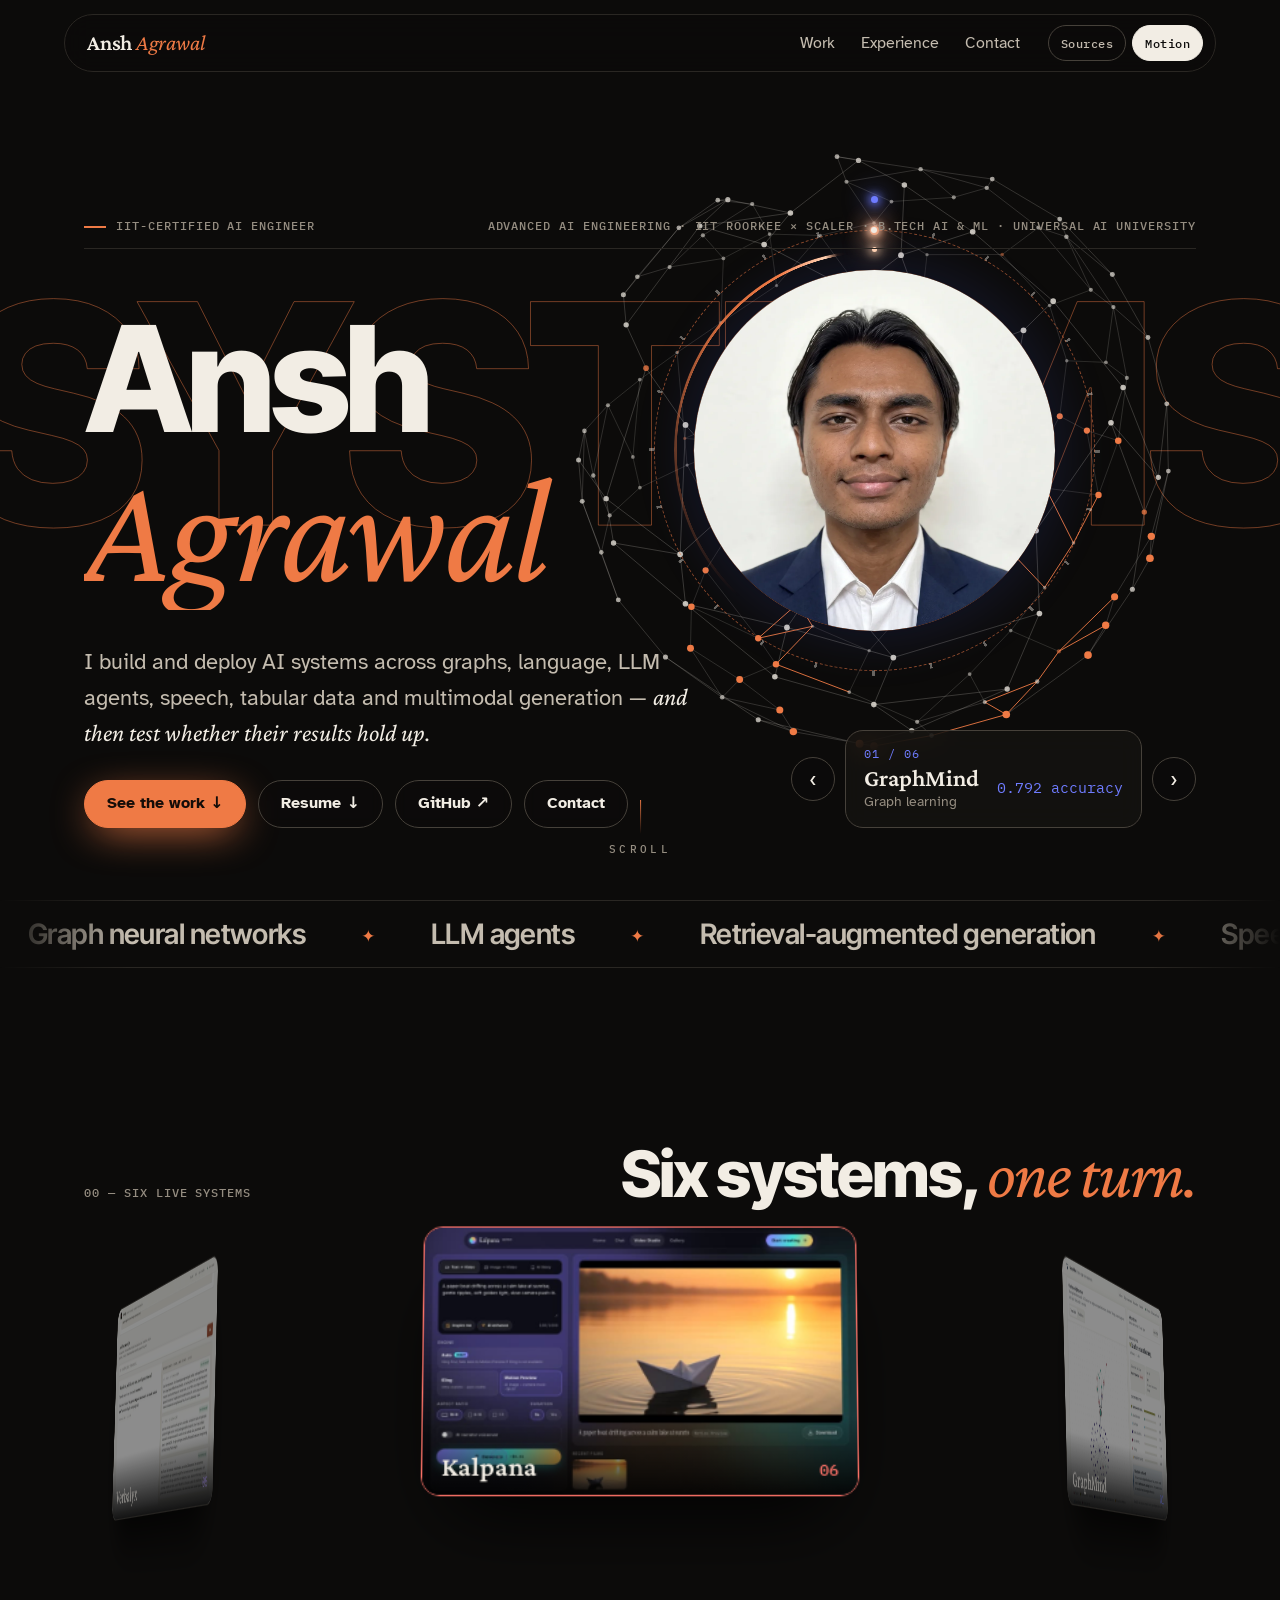
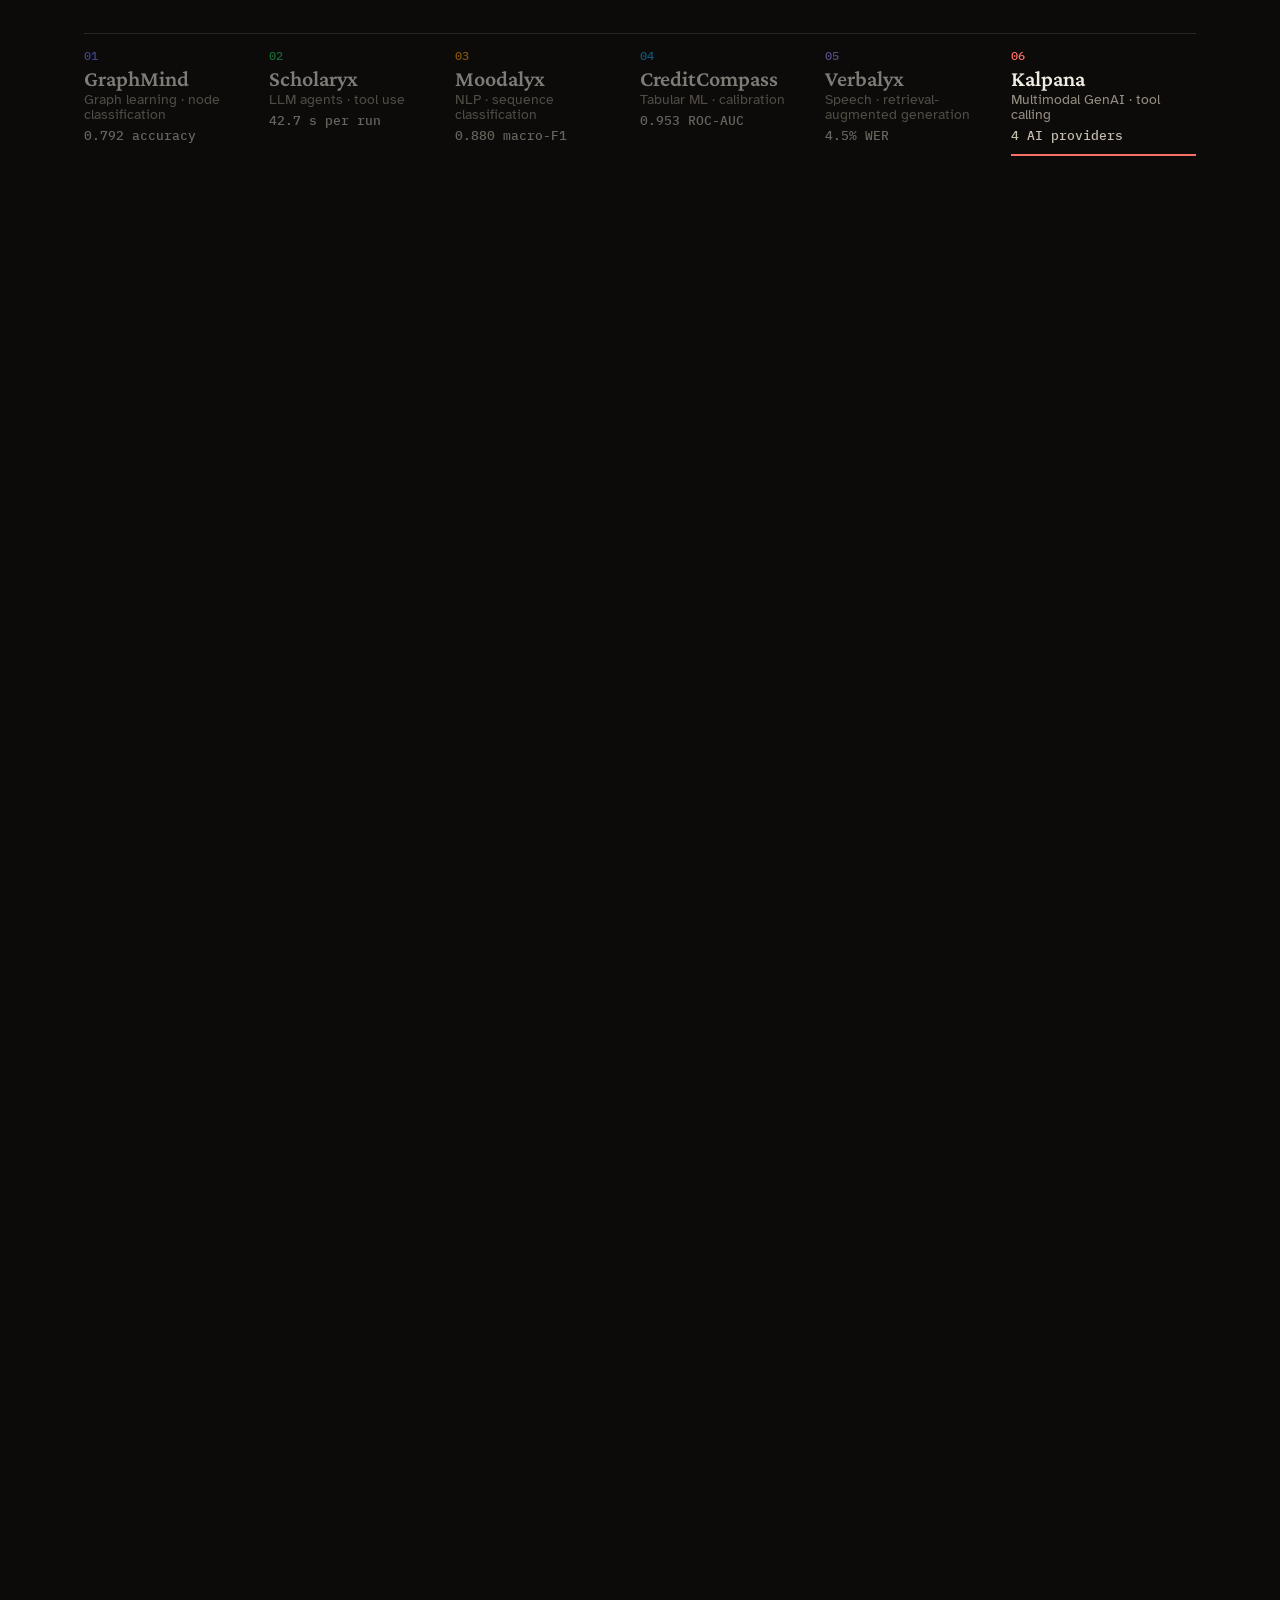
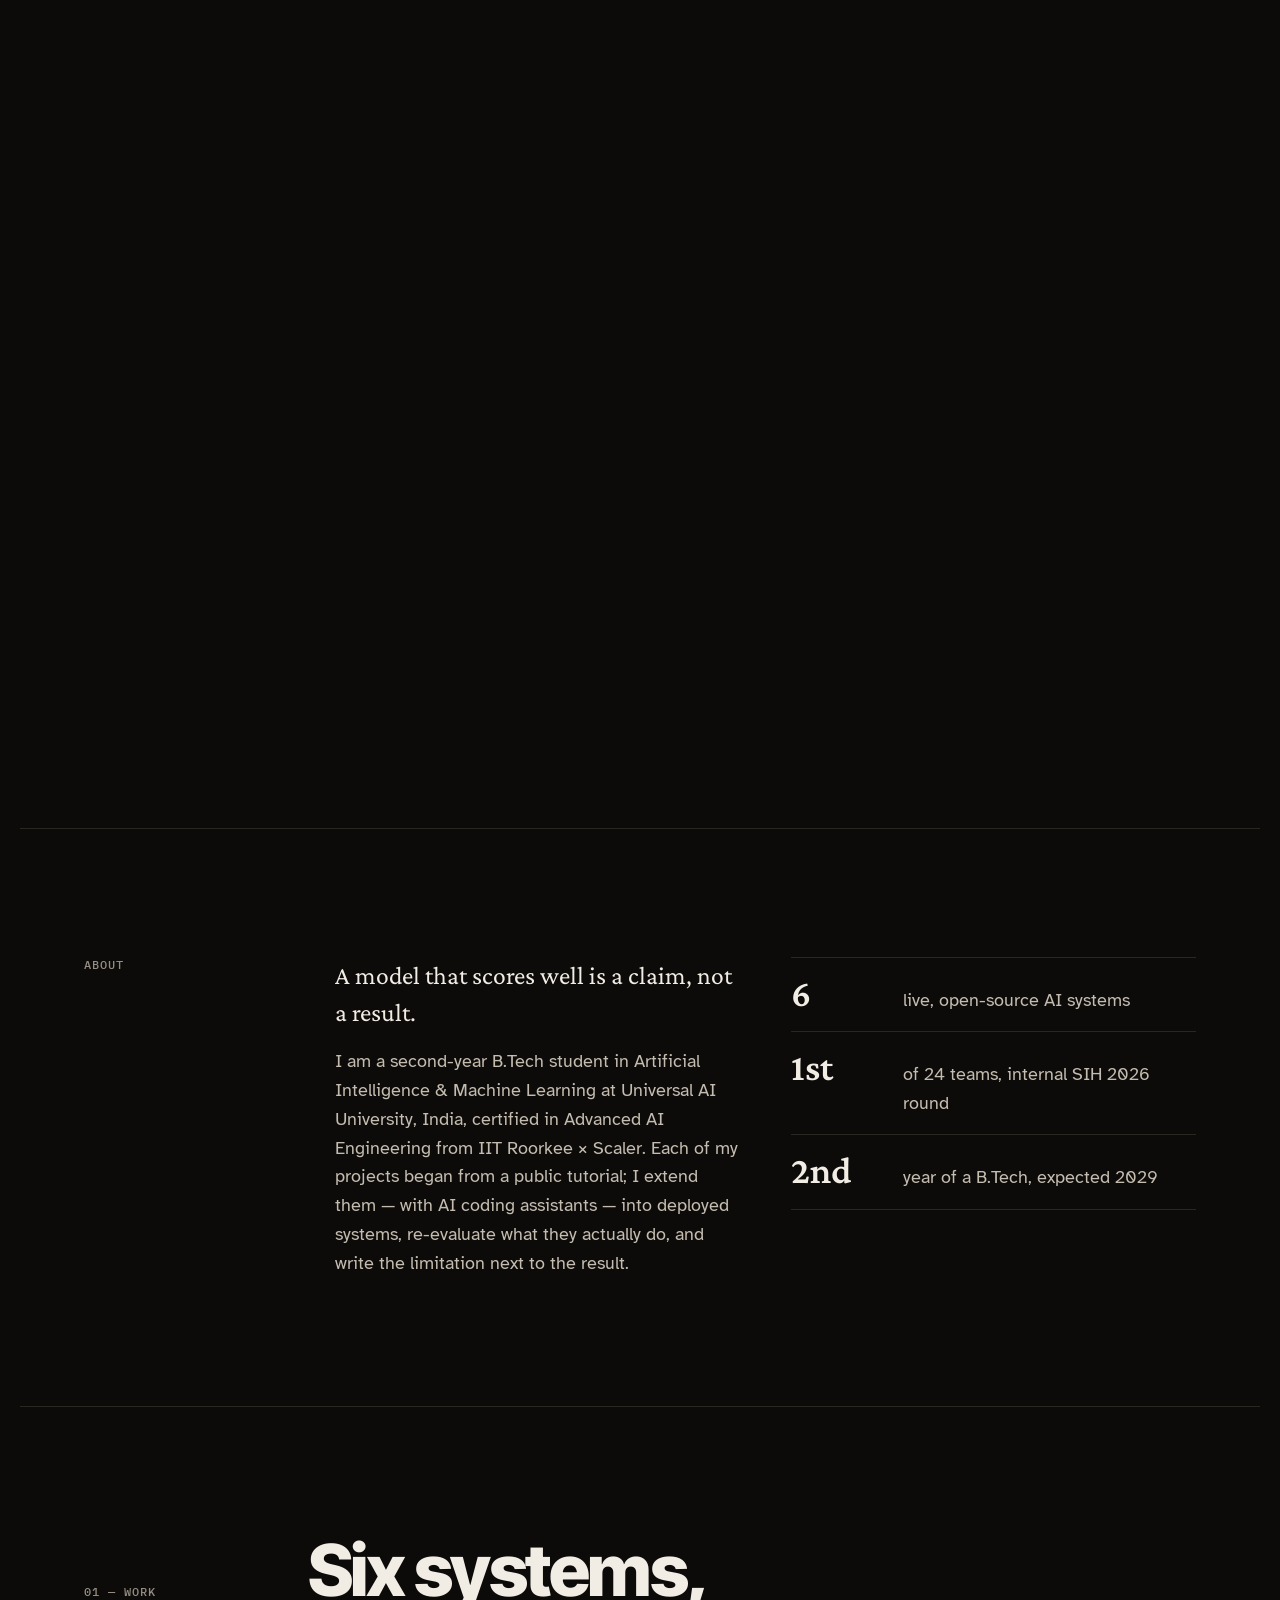
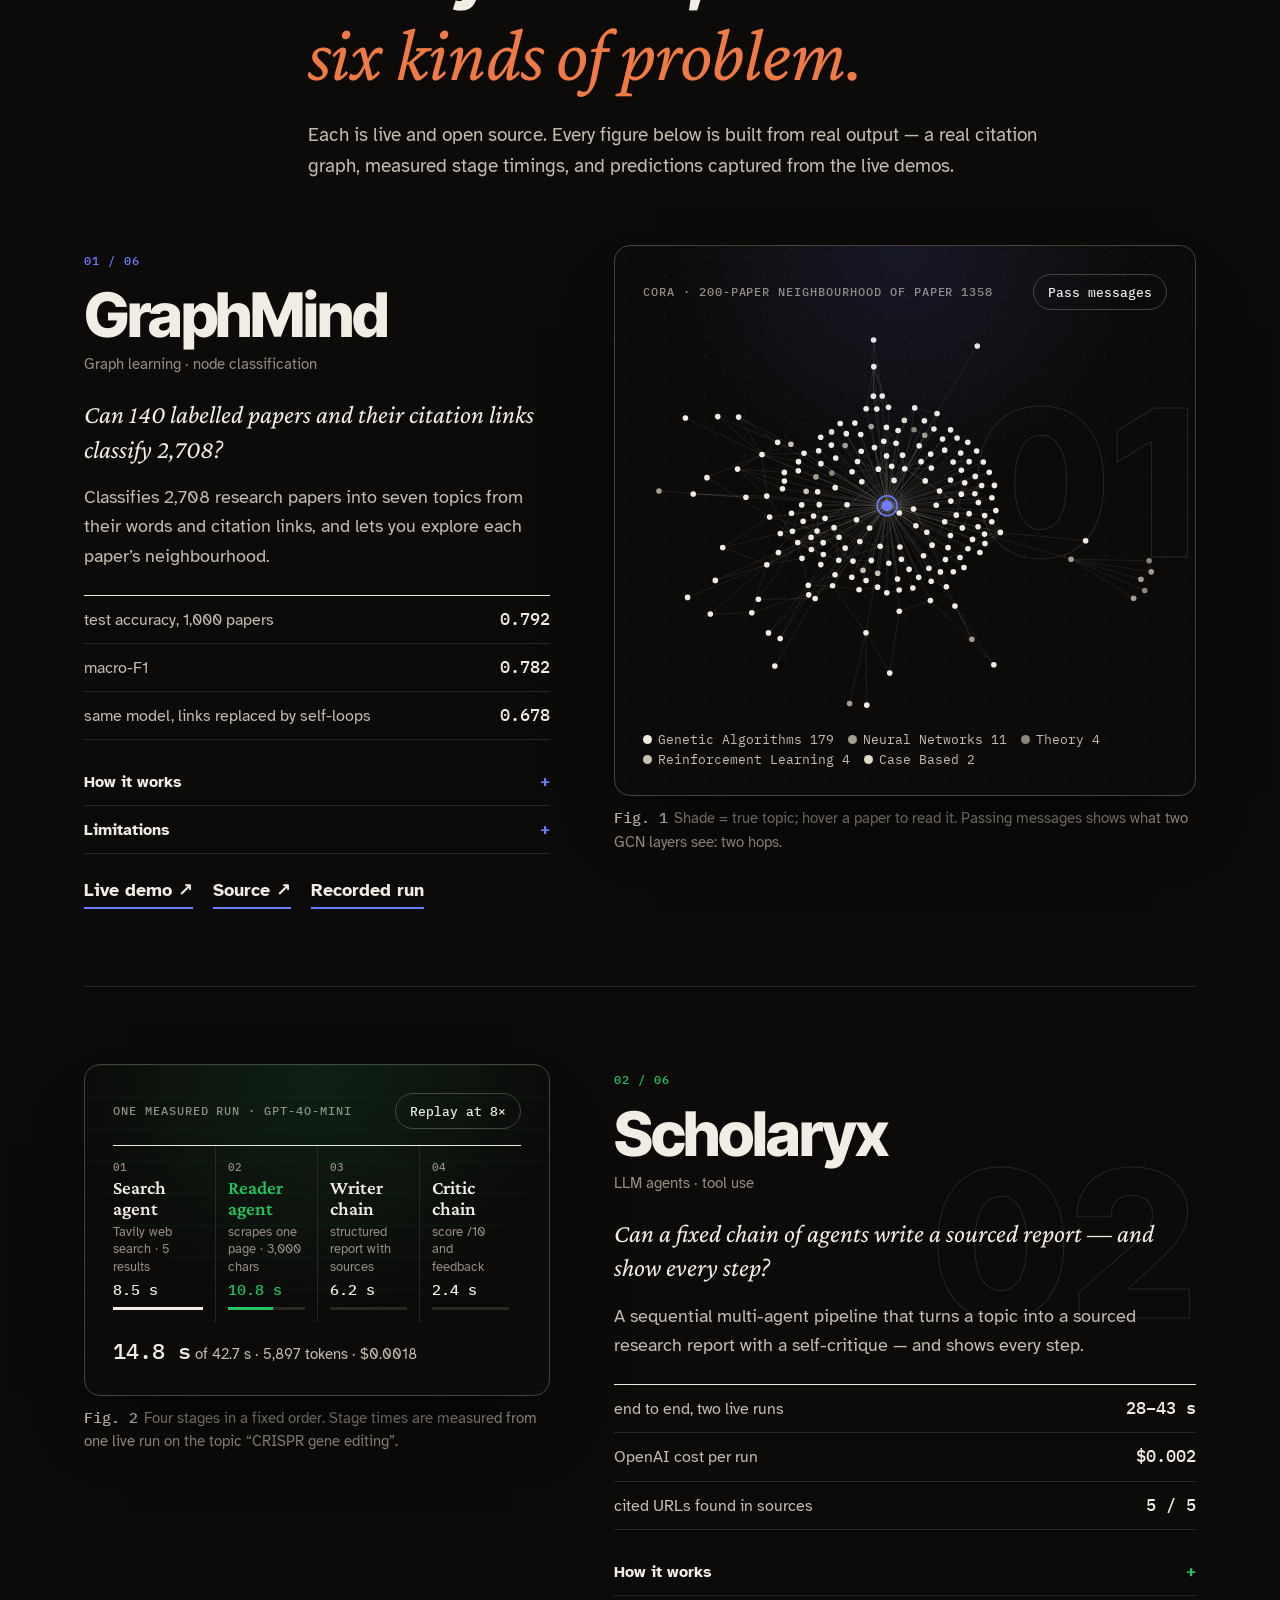
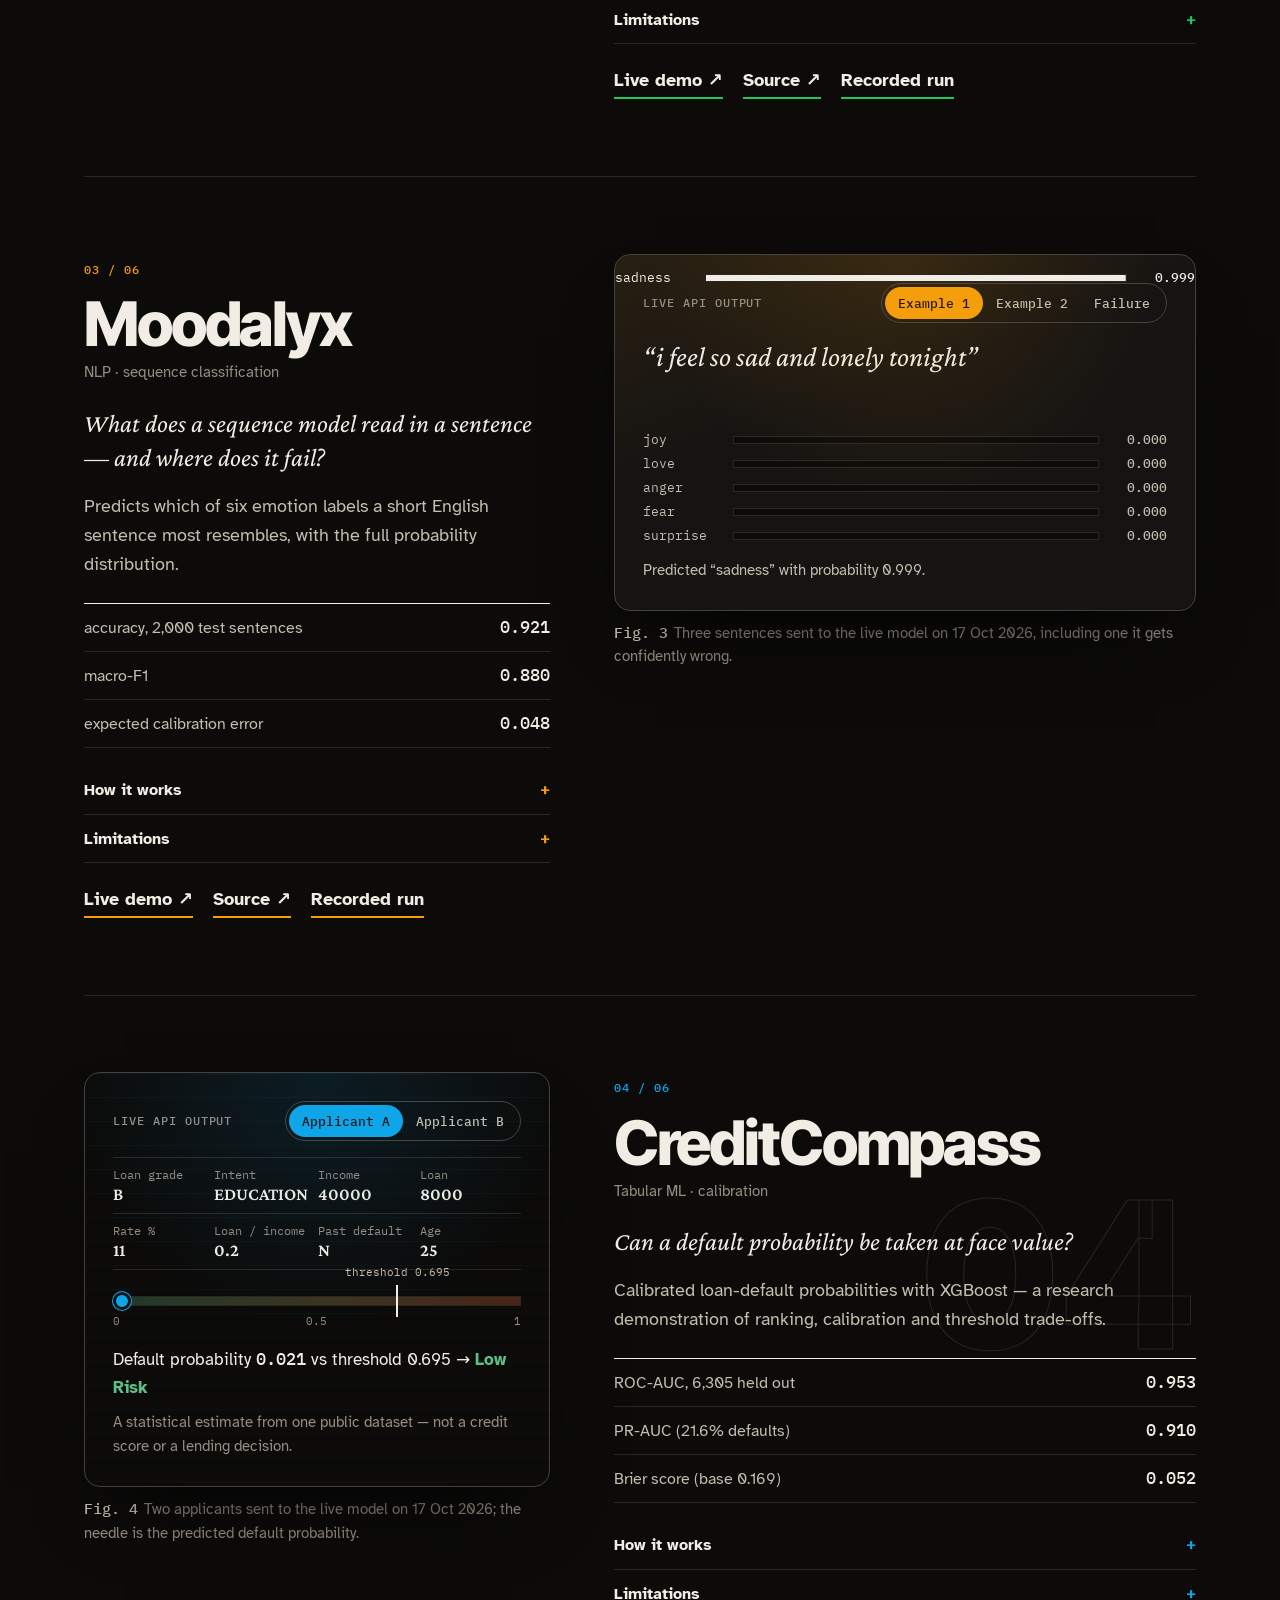
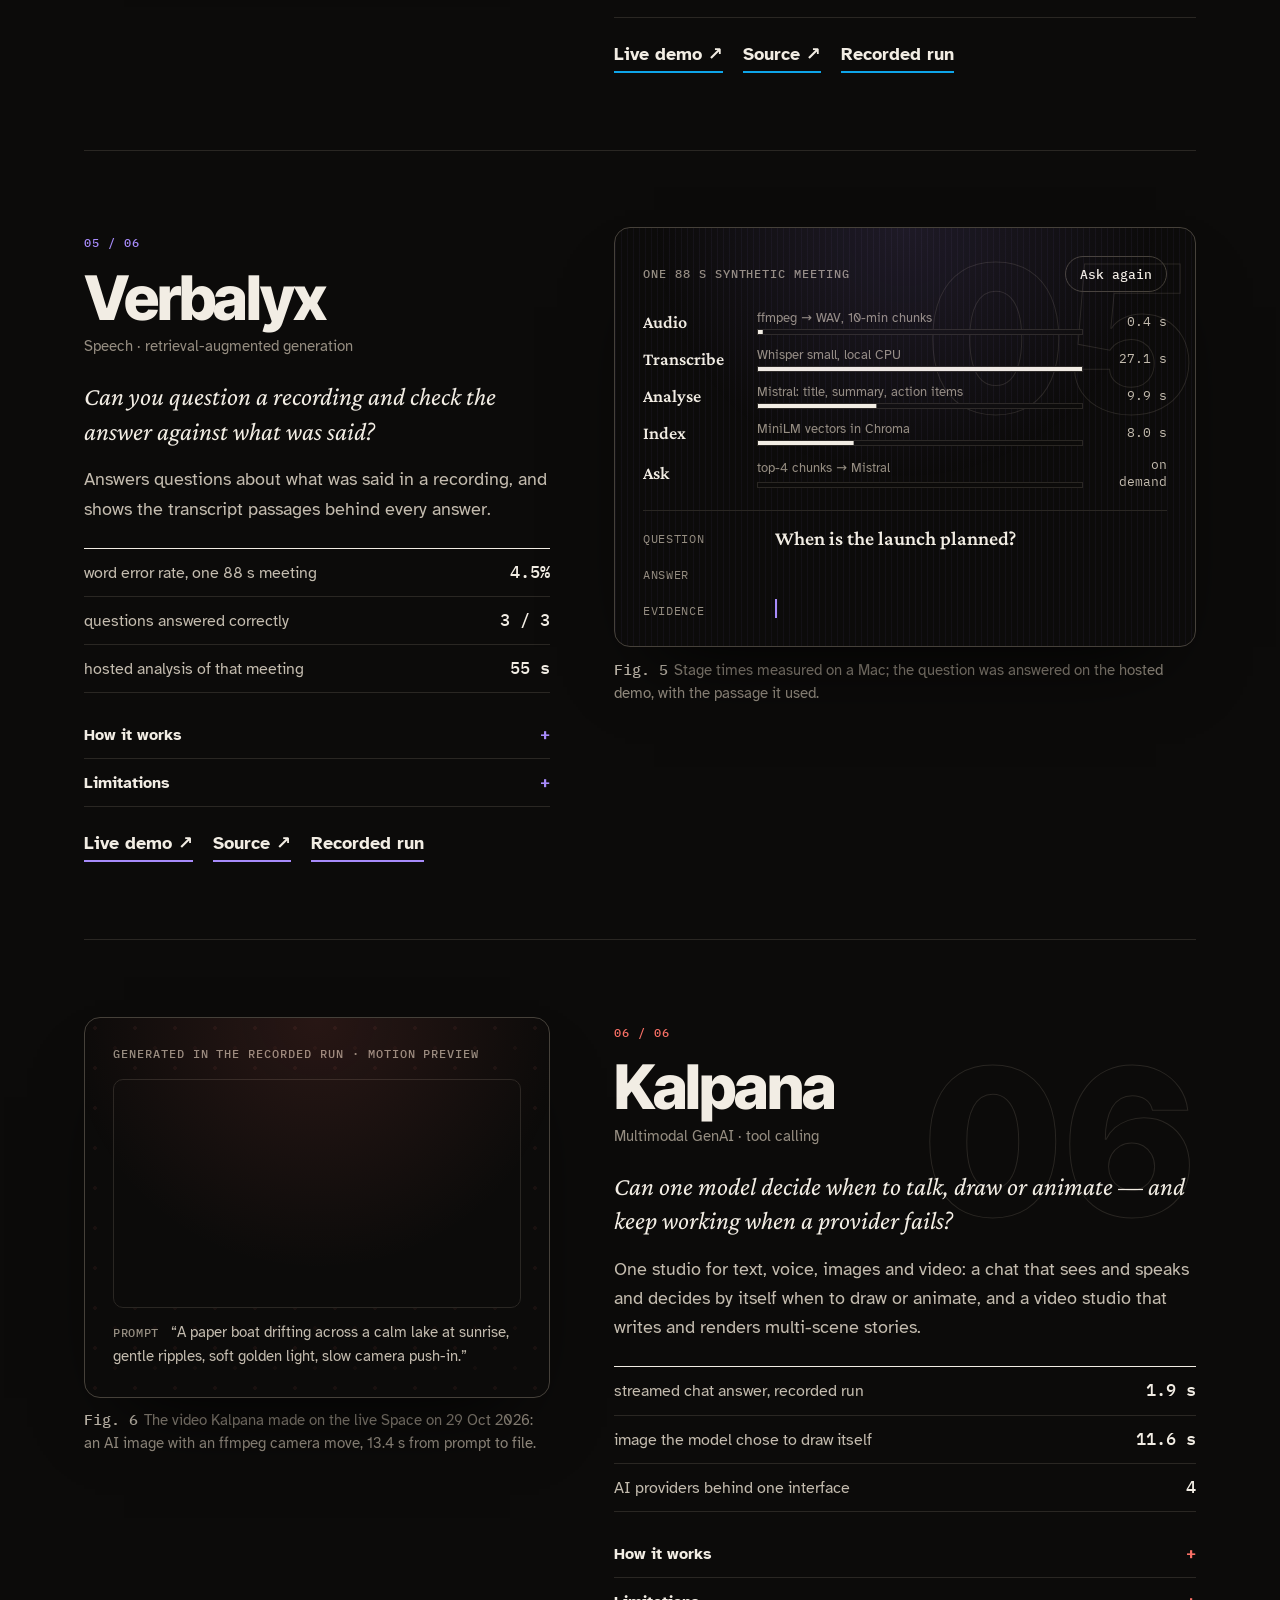
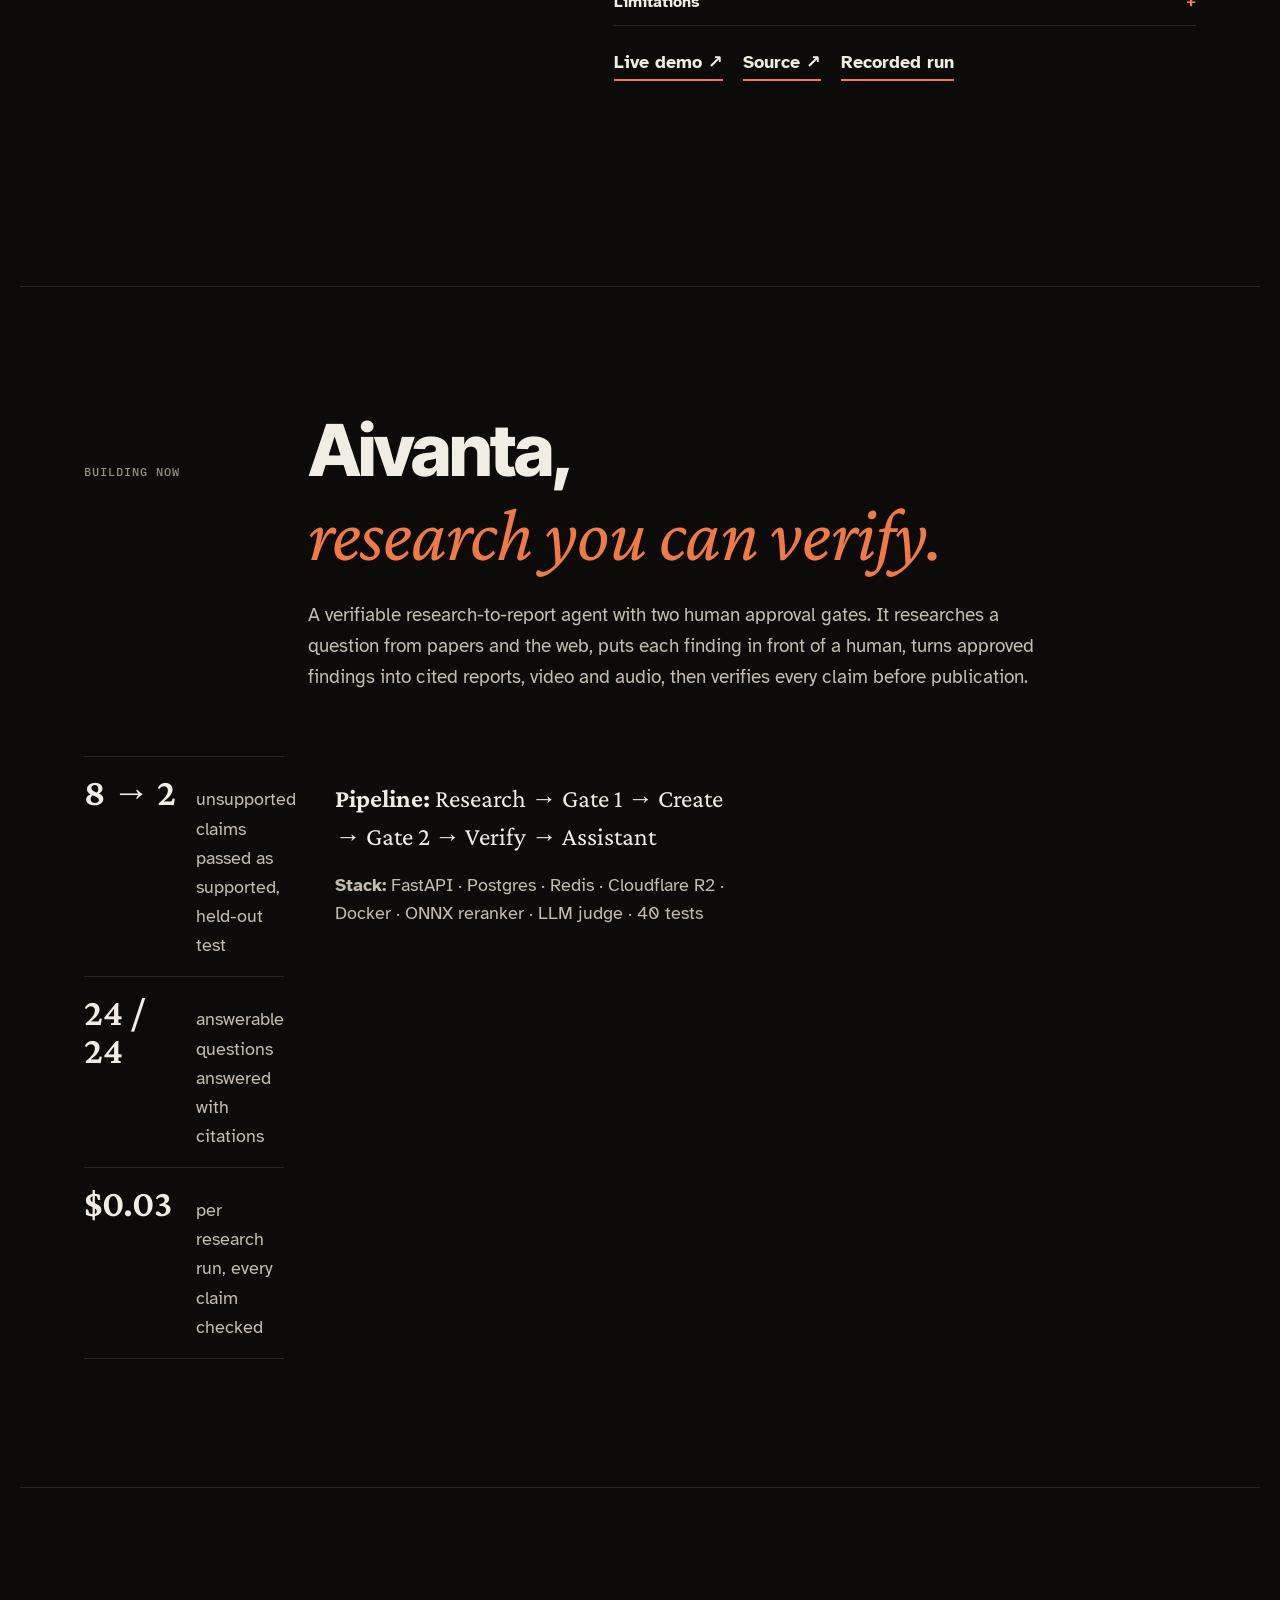
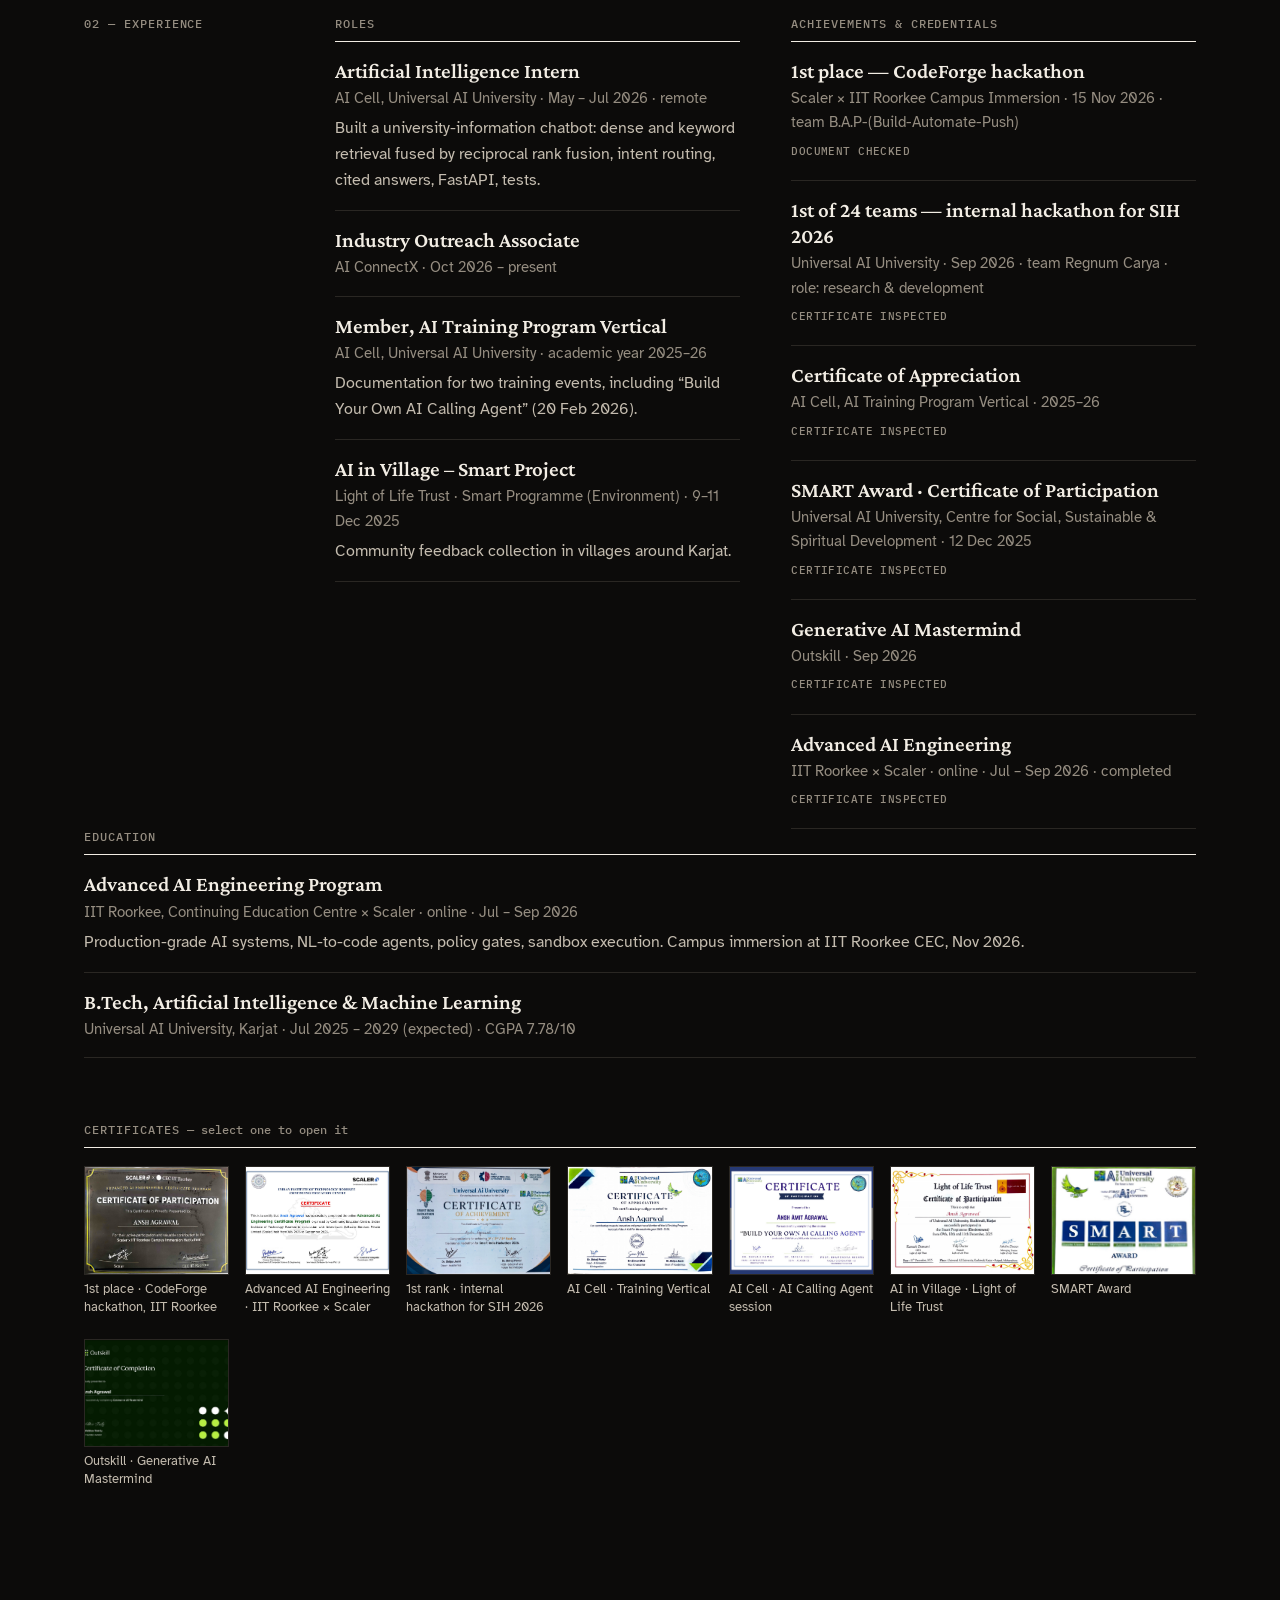
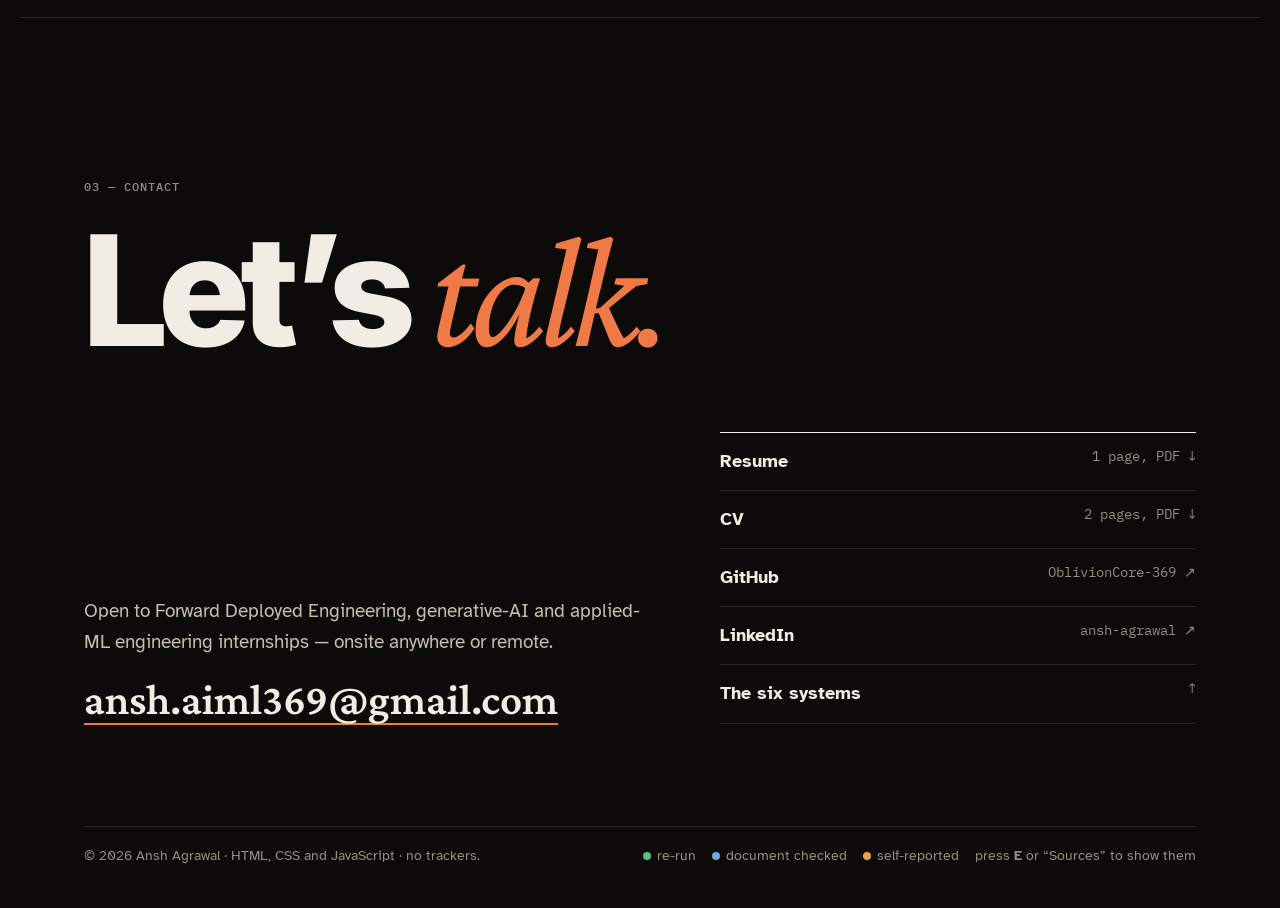
<file: index.html>
<!doctype html>
<html lang="en" class="no-js">
<head>
<meta charset="utf-8">
<meta name="viewport" content="width=device-width, initial-scale=1">
<title>Ansh Agrawal — IIT-certified AI engineer</title>
<meta name="description" content="Ansh Agrawal, B.Tech AI & ML student. Six live AI systems across graphs, language, LLM agents, speech, tabular data and multimodal generation — each re-evaluated, with every claim traced to its source.">
<meta name="theme-color" content="#0c0b0a">
<meta property="og:title" content="Ansh Agrawal — IIT-certified AI engineer">
<meta property="og:description" content="Six live AI systems across graphs, language, agents, speech, tabular data and multimodal generation, each re-evaluated.">
<meta property="og:type" content="website">
<meta property="og:url" content="https://oblivioncore-369.github.io/">
<meta property="og:image" content="https://oblivioncore-369.github.io/assets/og-card.png">
<meta property="og:image:width" content="1200">
<meta property="og:image:height" content="630">
<meta property="og:image:alt" content="Ansh Agrawal — IIT-certified AI engineer">
<meta name="twitter:card" content="summary_large_image">
<meta name="twitter:image" content="https://oblivioncore-369.github.io/assets/og-card.png">
<link rel="icon" href="assets/favicon-aa.svg" type="image/svg+xml">
<link rel="preconnect" href="https://fonts.googleapis.com">
<link rel="preconnect" href="https://fonts.gstatic.com" crossorigin>
<link href="https://fonts.googleapis.com/css2?family=Atkinson+Hyperlegible:ital,wght@0,400;0,700;1,400&family=Crimson+Pro:ital,wght@0,400;0,600;1,400&family=Inter+Tight:wght@600;800&display=swap" rel="stylesheet">
<link rel="stylesheet" href="vendor/lenis-1.3.27.css">
<link rel="stylesheet" href="css/journal.css?v=20">
<script>document.documentElement.classList.replace("no-js", "js");</script>
</head>
<body>
<a class="skip" href="#main">Skip to content</a>
<div class="intro" aria-hidden="true"><div class="intro-in"><span class="intro-name">Ansh <em>Agrawal</em></span><span class="intro-count num">000</span></div><i class="intro-l"></i><i class="intro-r"></i></div>
<div class="progress" aria-hidden="true"><i></i></div>
<div class="spot" aria-hidden="true"></div>
<div class="grid-bg" aria-hidden="true"></div>

<header class="top" id="top-bar">
  <div class="wrap top-in">
    <a class="wordmark" href="#main">Ansh <em>Agrawal</em></a>
    <button class="menu-btn" type="button" aria-expanded="false" aria-controls="menu">Menu</button>
    <ul class="menu" id="menu">
      <li><a href="#systems">Work</a></li>
      <li><a href="#experience">Experience</a></li>
      <li><a href="#contact">Contact</a></li>
    </ul>
    <div class="tools">
      <button class="tog" id="lens" type="button" aria-pressed="false" title="Show the source of every claim (E)">Sources</button>
      <button class="tog" id="motion" type="button" aria-pressed="true" title="Turn animation on or off">Motion</button>
    </div>
  </div>
</header>

<main id="main" tabindex="-1">

<!-- 1–3 · identity, positioning, introduction -->
<section class="hero" aria-labelledby="name">
  <p class="hero-word" aria-hidden="true">SYSTEMS</p>
  <canvas class="hero-orb" aria-hidden="true"></canvas>
  <figure class="hero-portrait">
    <div class="pf">
      <span class="pf-glow"></span><span class="pf-dash"></span><span class="pf-ping"></span>
      <picture><source srcset="assets/photo/ansh-hero-circle.webp" type="image/webp"><img src="assets/photo/ansh-hero-circle.jpg" width="1200" height="1200" alt="Ansh Agrawal" fetchpriority="high"></picture>
      <span class="pf-arc"></span>
      <span class="pf-orbit o1"><i></i></span><span class="pf-orbit o2"><i></i></span><span class="pf-orbit o3"><i></i></span><span class="pf-orbit o4"><i></i></span>
    </div>
  </figure>
  <div class="wrap hero-in">
    <div class="mast"><span class="label"><i class="tick"></i>IIT-certified AI engineer</span><span class="label">Advanced AI Engineering · IIT Roorkee × Scaler · B.Tech AI &amp; ML · Universal AI University</span></div>
    <div class="hero-copy">
      <h1 class="hero-name" id="name"><span class="line rise"><span class="hn-sans">Ansh</span></span><span class="line rise"><span class="hn-serif">Agrawal</span></span></h1>
      <div class="enter">
        <p class="position">I build and deploy AI systems across graphs, language, LLM agents, speech, tabular data and multimodal generation — <em>and then test whether their results hold up.</em></p>
        <div class="hero-links">
          <a class="btn-pill solid" href="#systems">See the work ↓</a>
          <a class="btn-pill" href="assets/cv/Ansh_Agrawal_Resume.pdf" target="_blank" rel="noopener">Resume ↓</a>
          <a class="btn-pill" href="https://github.com/OblivionCore-369" target="_blank" rel="noopener">GitHub ↗</a>
          <a class="btn-pill" href="#contact">Contact</a>
        </div>
      </div>
    </div>
    <div class="hero-switch enter" aria-label="The six systems">
      <button class="sw-arrow" type="button" data-dir="-1" aria-label="Previous system">‹</button>
      <a class="sw-card" href="#work"><span class="sw-n num">01 / 06</span><b class="sw-name">GraphMind</b><span class="sw-dom">Graph learning</span><span class="sw-fig num">0.792 accuracy</span></a>
      <button class="sw-arrow" type="button" data-dir="1" aria-label="Next system">›</button>
    </div>
    <span class="scroll-cue" aria-hidden="true">Scroll</span>
  </div>
</section>

<div class="marquee" aria-hidden="true"><div class="mq-track"><span>Graph neural networks</span><span>LLM agents</span><span>Retrieval-augmented generation</span><span>Speech recognition</span><span>Multimodal generation</span><span>Calibration</span><span>PyTorch Geometric</span><span>TensorFlow</span><span>LangChain</span><span>XGBoost</span><span>FastAPI</span><span>ONNX</span><span>Gemini</span><span>Hugging Face Spaces</span></div></div>

<!-- 3D ring: the six systems turn as you scroll -->
<section class="systems" id="systems" aria-labelledby="sys-h">
  <div class="sys-pin">
    <div class="wrap sys-head">
      <span class="label">00 — Six live systems</span>
      <h2 id="sys-h"><span class="line rise"><span>Six systems, <em>one turn.</em></span></span></h2>
    </div>
    <div class="ring-stage" aria-hidden="true"><div class="ring" id="ring"></div></div>
    <nav class="wrap contents" aria-label="Six systems"><ol id="contents"></ol></nav>
  </div>
</section>

<section class="section wrap" id="about" aria-labelledby="about-h">
  <div class="about">
    <h2 class="label" id="about-h">About</h2>
    <div class="about-text enter">
      <p>A model that scores well is a claim, not a result.</p>
      <p>I am a second-year B.Tech student in Artificial Intelligence &amp; Machine Learning at Universal AI University, India, certified in Advanced AI Engineering from IIT Roorkee × Scaler. Each of my projects began from a public tutorial; I extend them — with AI coding assistants — into deployed systems, re-evaluate what they actually do, and write the limitation next to the result.</p>
    </div>
    <ul class="facts enter">
      <li data-ev="verified" data-src="Six Hugging Face Spaces, all HTTP 200 on 29 Oct 2026"><b class="num">6</b><span>live, open-source AI systems</span></li>
      <li data-ev="checked" data-src="Certificate of Achievement, internal hackathon for SIH 2026"><b class="num">1st</b><span>of 24 teams, internal SIH 2026 round</span></li>
      <li data-ev="checked" data-src="Résumé; AI Cell offer letter"><b class="num">2nd</b><span>year of a B.Tech, expected 2029</span></li>
    </ul>
  </div>
</section>

<!-- 4 · the six systems, equal weight -->
<section class="section wrap" id="work" aria-labelledby="work-h">
  <header class="sec-head">
    <span class="label">01 — Work</span>
    <div>
      <h2 id="work-h"><span class="line rise"><span>Six systems,</span></span><span class="line rise"><span><em>six kinds of problem.</em></span></span></h2>
      <p class="sec-lead">Each is live and open source. Every figure below is built from real output — a real citation graph, measured stage timings, and predictions captured from the live demos.</p>
    </div>
  </header>
  <div id="work-list"></div>
</section>

<!-- Building now: Aivanta -->
<section class="section wrap" id="aivanta" aria-labelledby="av-h">
  <header class="sec-head">
    <span class="label">Building now</span>
    <div>
      <h2 id="av-h"><span class="line rise"><span>Aivanta,</span></span><span class="line rise"><span><em>research you can verify.</em></span></span></h2>
      <p class="sec-lead">A verifiable research-to-report agent with two human approval gates. It researches a question from papers and the web, puts each finding in front of a human, turns approved findings into cited reports, video and audio, then verifies every claim before publication.</p>
    </div>
  </header>
  <div class="about">
    <ul class="facts enter">
      <li data-ev="verified" data-src="Held-out test, 69 constructed claims, run once on the frozen system (docs/STAGE3_VERIFICATION.md)"><b class="num">8 → 2</b><span>unsupported claims passed as supported, held-out test</span></li>
      <li data-ev="verified" data-src="Assistant held-out test, 45 questions (docs/STAGE5_ASSISTANT.md)"><b class="num">24 / 24</b><span>answerable questions answered with citations</span></li>
      <li data-ev="checked" data-src="Metering table, 20 live research runs"><b class="num">$0.03</b><span>per research run, every claim checked</span></li>
    </ul>
    <div class="about-text enter" style="margin-top:24px">
      <p><b>Pipeline:</b> Research → Gate 1 → Create → Gate 2 → Verify → Assistant</p>
      <p><b>Stack:</b> FastAPI · Postgres · Redis · Cloudflare R2 · Docker · ONNX reranker · LLM judge · 40 tests</p>
    </div>
  </div>
</section>

<!-- 5 · experience & achievements -->
<section class="section wrap" id="experience" aria-labelledby="xp-h">
  <div class="xp">
    <h2 class="label" id="xp-h">02 — Experience</h2>
    <div class="xp-col enter">
      <h3>Roles</h3>
      <ul class="xp-list">
        <li data-ev="checked" data-src="Offer letter (4 May – 14 Jul 2026); internship report"><b>Artificial Intelligence Intern</b><span>AI Cell, Universal AI University · May – Jul 2026 · remote</span><p>Built a university-information chatbot: dense and keyword retrieval fused by reciprocal rank fusion, intent routing, cited answers, FastAPI, tests.</p></li>
        <li data-ev="self" data-src="LinkedIn (self-reported)"><b>Industry Outreach Associate</b><span>AI ConnectX · Oct 2026 – present</span></li>
        <li data-ev="checked" data-src="Certificate of Appreciation (AI Cell, AY 2025–26), inspected; AI Cell event report"><b>Member, AI Training Program Vertical</b><span>AI Cell, Universal AI University · academic year 2025–26</span><p>Documentation for two training events, including “Build Your Own AI Calling Agent” (20 Feb 2026).</p></li>
        <li data-ev="checked" data-src="Light of Life Trust participation certificate and UAi SMART Award certificate, both inspected"><b>AI in Village – Smart Project</b><span>Light of Life Trust · Smart Programme (Environment) · 9–11 Dec 2025</span><p>Community feedback collection in villages around Karjat.</p></li>
      </ul>
    </div>
    <div class="xp-col enter">
      <h3>Achievements &amp; credentials</h3>
      <ul class="xp-list">
        <li data-ev="checked" data-src="On-site presentation slides listing team B.A.P as CodeForge winner"><b>1st place — CodeForge hackathon</b><span>Scaler × IIT Roorkee Campus Immersion · 15 Nov 2026 · team B.A.P-(Build-Automate-Push)</span><span class="status s-info">Document checked</span></li>
        <li><b>1st of 24 teams — internal hackathon for SIH 2026</b><span>Universal AI University · Sep 2026 · team Regnum Carya · role: research &amp; development</span><span class="status s-info">Certificate inspected</span></li>
        <li><b>Certificate of Appreciation</b><span>AI Cell, AI Training Program Vertical · 2025–26</span><span class="status s-info">Certificate inspected</span></li>
        <li><b>SMART Award · Certificate of Participation</b><span>Universal AI University, Centre for Social, Sustainable &amp; Spiritual Development · 12 Dec 2025</span><span class="status s-info">Certificate inspected</span></li>
        <li><b>Generative AI Mastermind</b><span>Outskill · Sep 2026</span><span class="status s-info">Certificate inspected</span></li>
        <li data-ev="checked" data-src="Certificate inspected (IIT Roorkee CEC × Scaler)"><b>Advanced AI Engineering</b><span>IIT Roorkee × Scaler · online · Jul – Sep 2026 · completed</span><span class="status s-info">Certificate inspected</span></li>
      </ul>
    </div>
  </div>
  <div class="xp-col enter">
    <h3>Education</h3>
    <ul class="xp-list">
      <li data-ev="checked" data-src="Certificate inspected (IIT Roorkee CEC × Scaler)"><b>Advanced AI Engineering Program</b><span>IIT Roorkee, Continuing Education Centre × Scaler · online · Jul – Sep 2026</span><p>Production-grade AI systems, NL-to-code agents, policy gates, sandbox execution. Campus immersion at IIT Roorkee CEC, Nov 2026.</p></li>
      <li data-ev="checked" data-src="Course schedule from 15 Jul 2025; offer letter"><b>B.Tech, Artificial Intelligence &amp; Machine Learning</b><span>Universal AI University, Karjat · Jul 2025 – 2029 (expected) · CGPA 7.78/10</span></li>
    </ul>
  </div>
  <div class="certs-wrap enter">
    <h3 class="certs-h">Certificates <span>— select one to open it</span></h3>
    <ul class="certs" id="certs" aria-label="Certificate images"></ul>
  </div>
</section>

<!-- 8 · contact -->
<section class="contact wrap" id="contact" aria-labelledby="ct-h">
  <span class="label">03 — Contact</span>
  <h2 id="ct-h"><span class="line rise"><span>Let’s <em>talk.</em></span></span></h2>
  <div class="contact-grid">
    <div>
      <p class="sec-lead" style="margin:0 0 18px">Open to Forward Deployed Engineering, generative-AI and applied-ML engineering internships — onsite anywhere or remote.</p>
      <a class="mail" href="mailto:ansh.aiml369@gmail.com">ansh.aiml369@gmail.com</a>
    </div>
    <ul class="c-links">
      <li><a href="assets/cv/Ansh_Agrawal_Resume.pdf" target="_blank" rel="noopener">Resume <span>1 page, PDF ↓</span></a></li>
      <li><a href="assets/cv/Ansh_Agrawal_CV.pdf" target="_blank" rel="noopener">CV <span>2 pages, PDF ↓</span></a></li>
      <li><a href="https://github.com/OblivionCore-369" target="_blank" rel="noopener">GitHub <span>OblivionCore-369 ↗</span></a></li>
      <li><a href="https://www.linkedin.com/in/ansh-agrawal-0738803a6/" target="_blank" rel="noopener">LinkedIn <span>ansh-agrawal ↗</span></a></li>
      <li><a href="#systems">The six systems <span>↑</span></a></li>
    </ul>
  </div>
  <footer class="foot">
    <p>© 2026 Ansh Agrawal · HTML, CSS and JavaScript · no trackers.</p>
    <p class="legend"><span><i style="background:var(--ok)"></i>re-run</span><span><i style="background:var(--info)"></i>document checked</span><span><i style="background:var(--warn)"></i>self-reported</span><span>press <b>E</b> or “Sources” to show them</span></p>
  </footer>
</section>

</main>

<dialog id="media"><form method="dialog"><button class="dlg-close" aria-label="Close">×</button></form><div id="media-body"></div><p id="media-cap"></p></dialog>

<script src="vendor/motion-12.43.0.js"></script>
<script src="vendor/lenis-1.3.27.min.js"></script>
<script src="js/data.js?v=28"></script>
<script src="js/evidence-data.js?v=23"></script>
<script src="js/core.js?v=20"></script>
<script src="js/work.js?v=6"></script>
<script src="js/fx.js?v=4"></script>
<script src="js/site.js?v=3"></script>
</body>
</html>
</file>
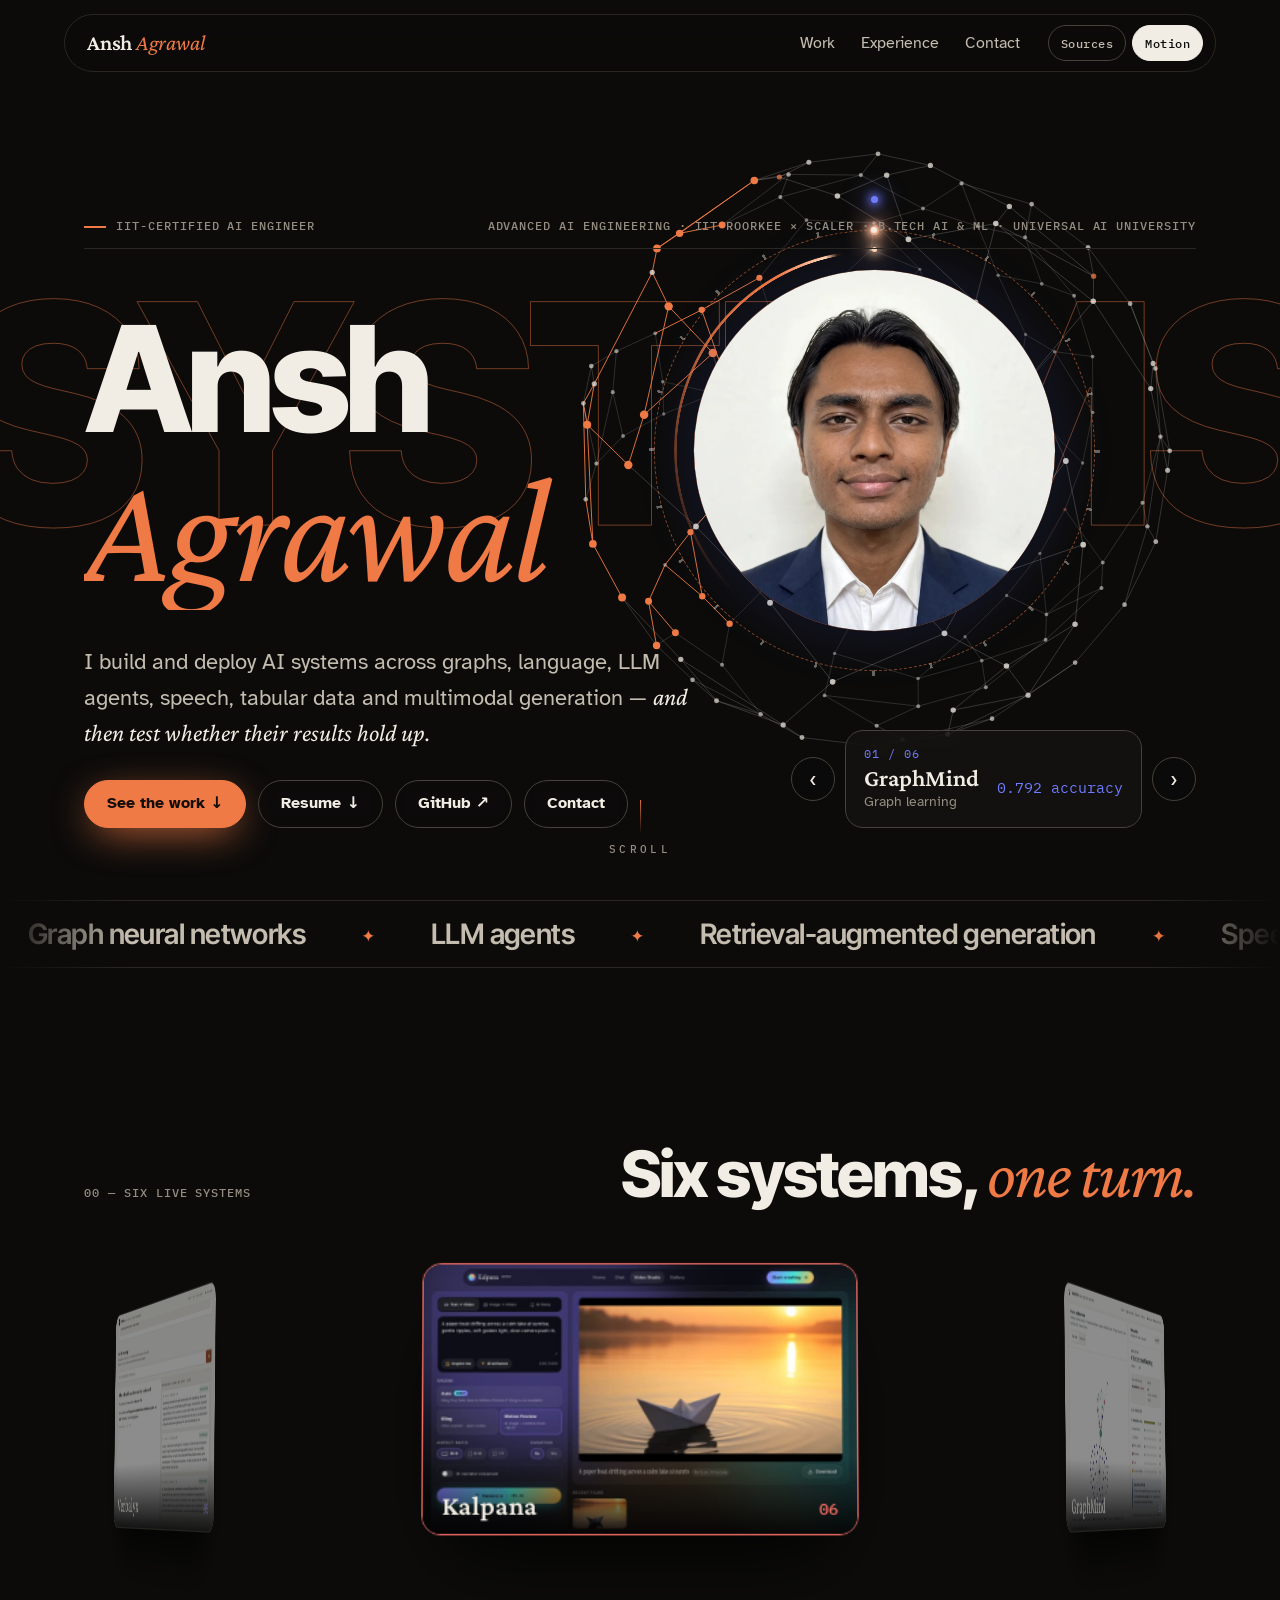
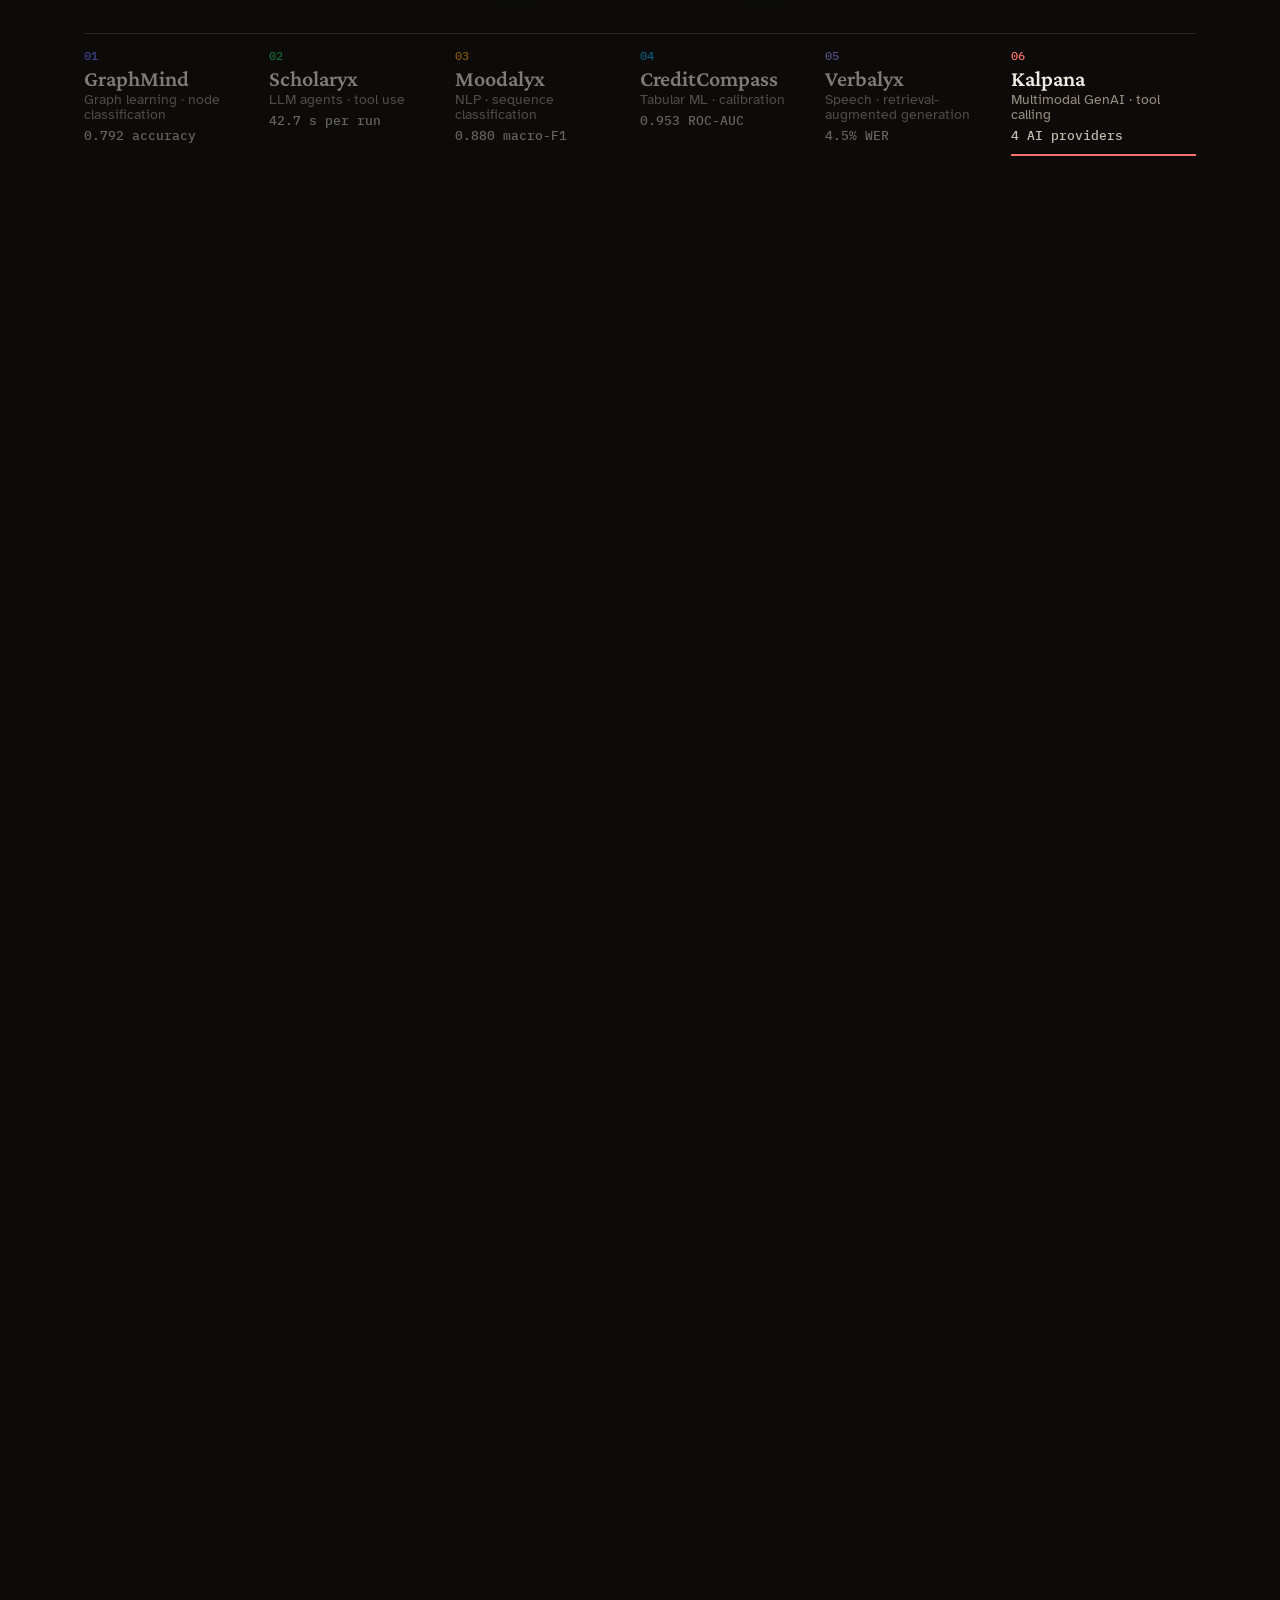
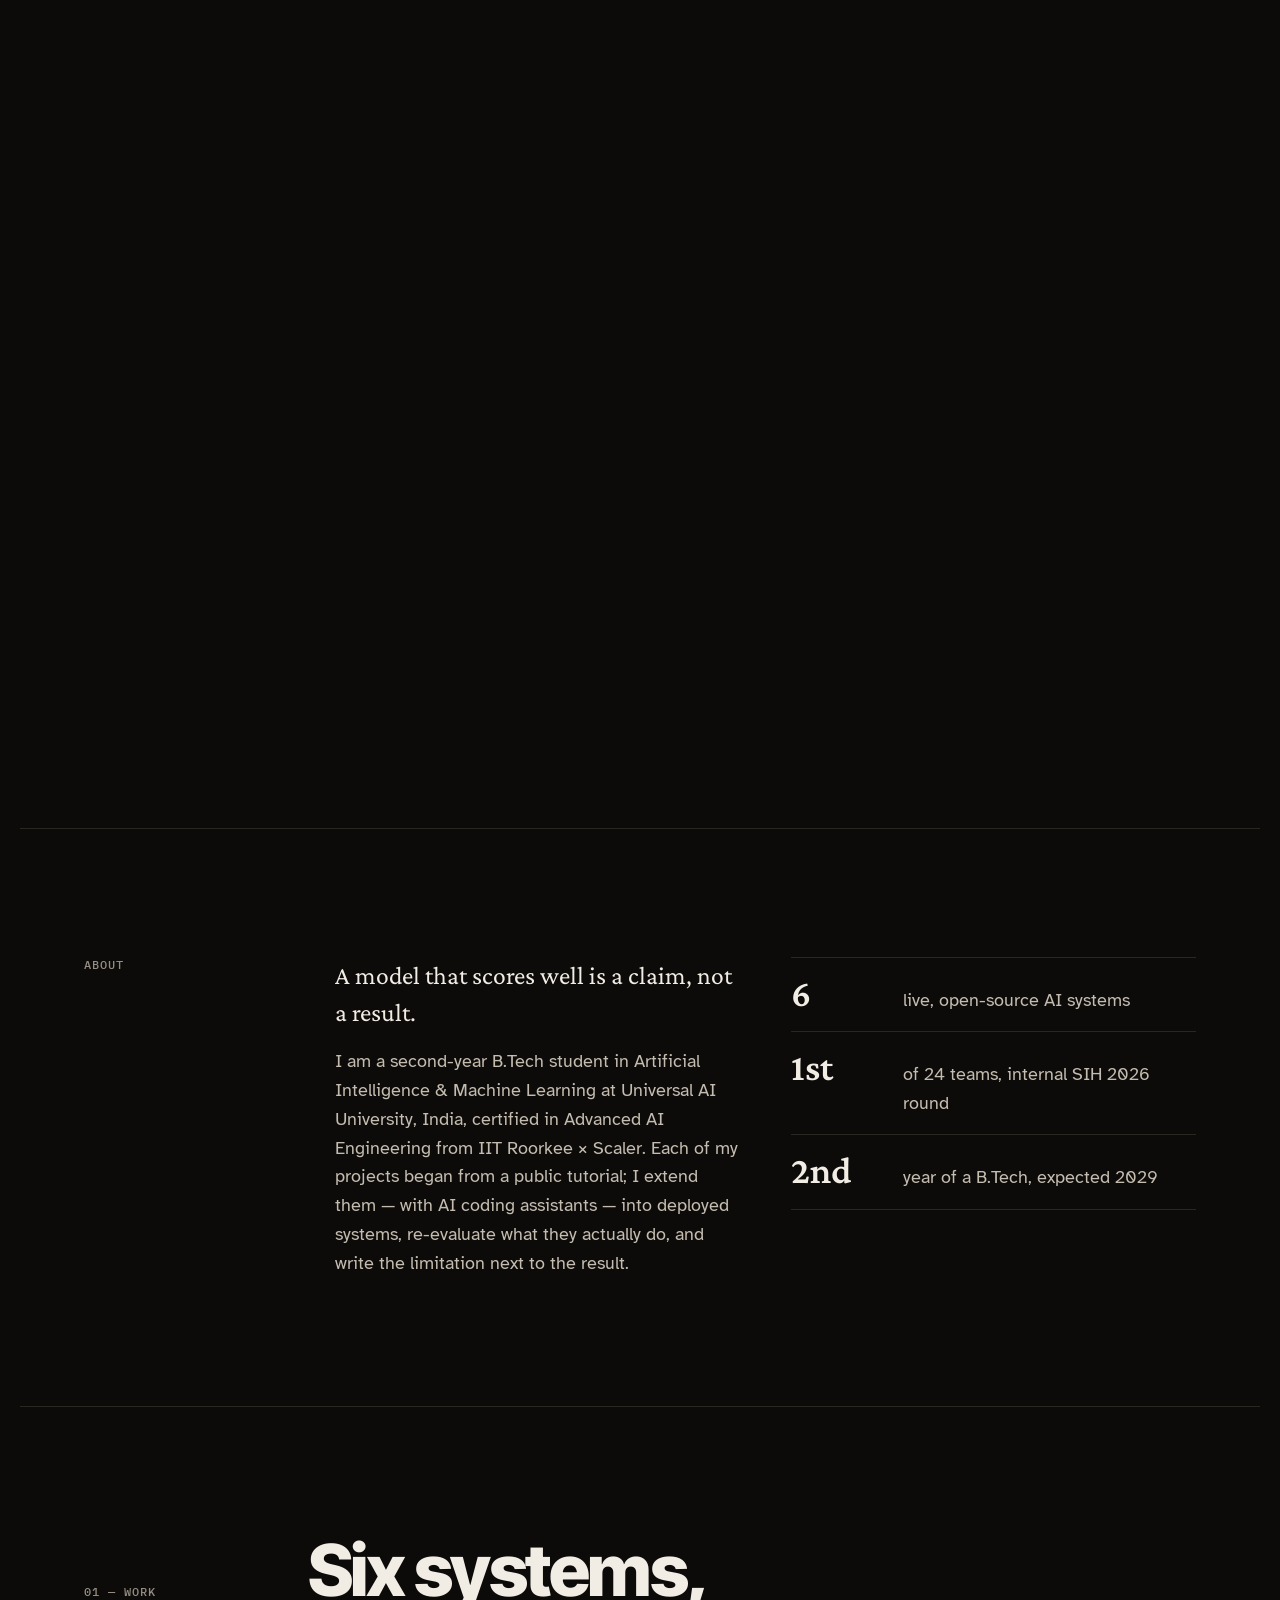
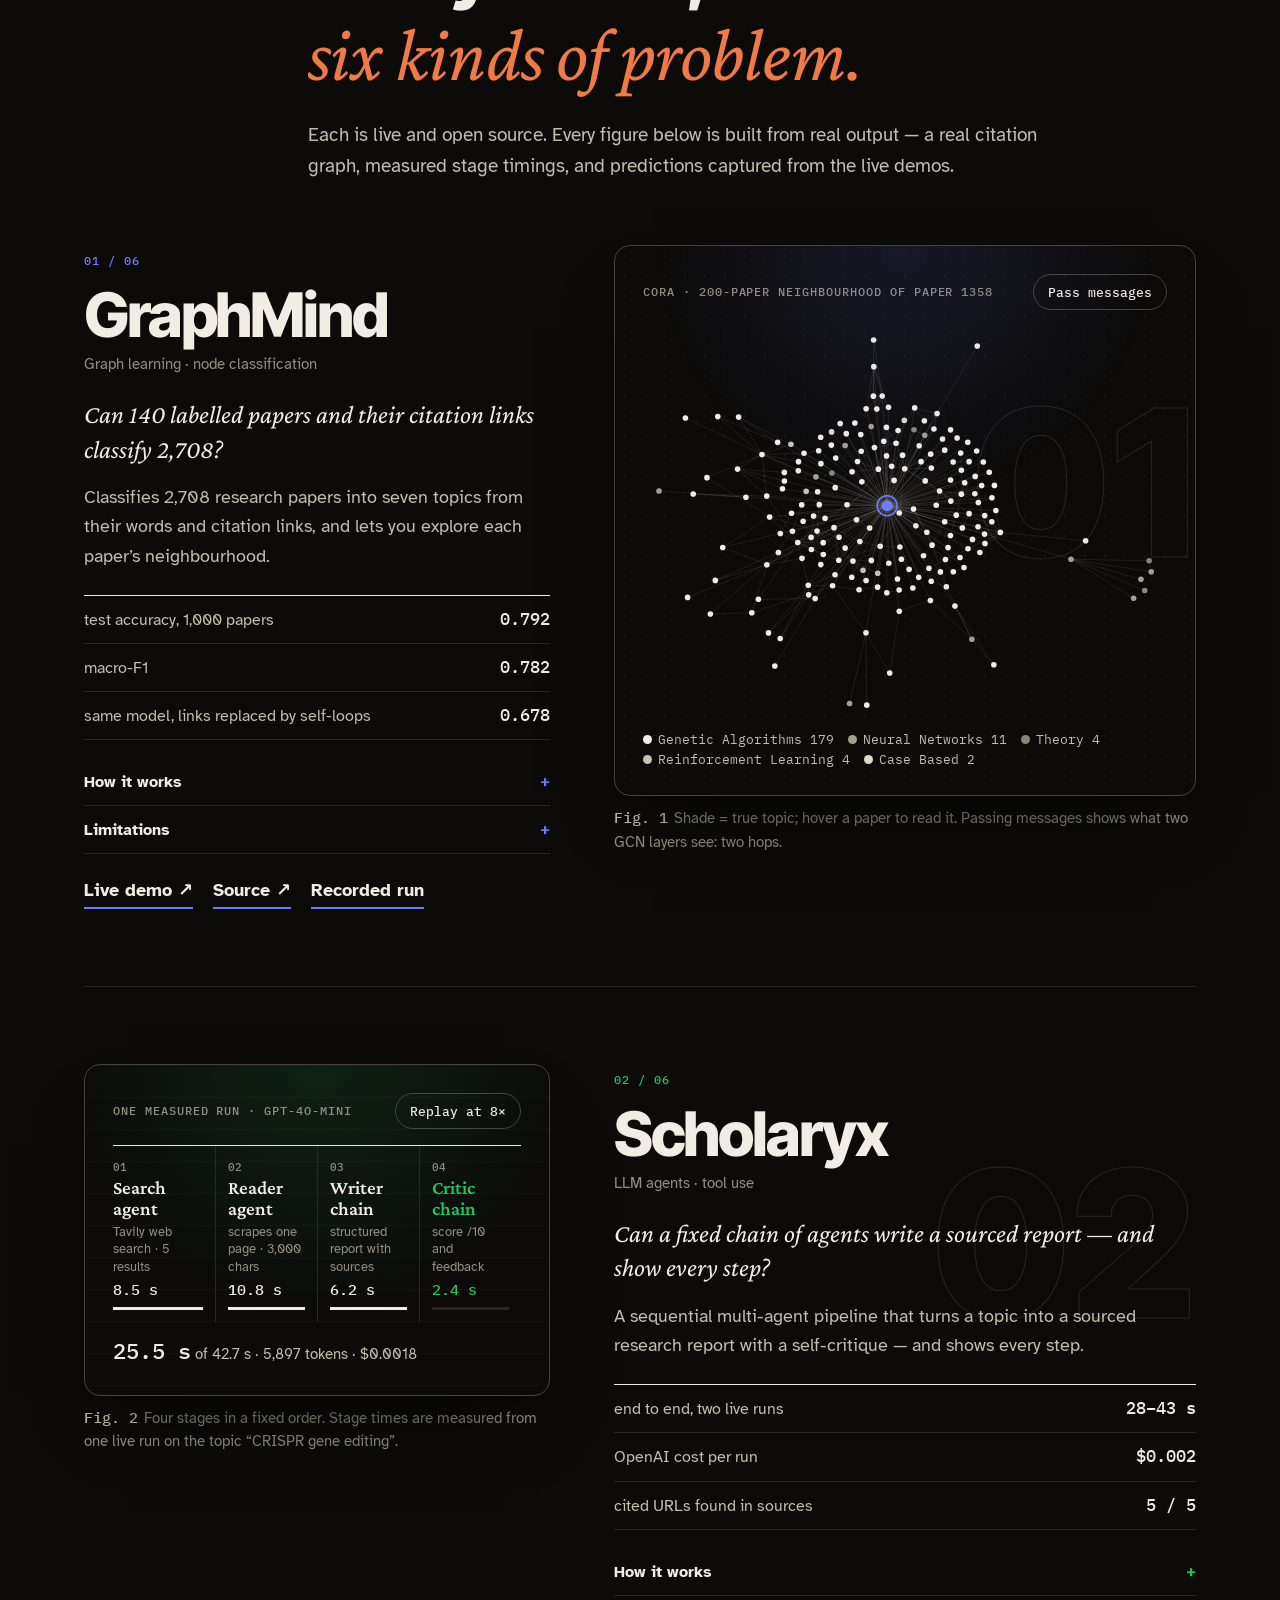
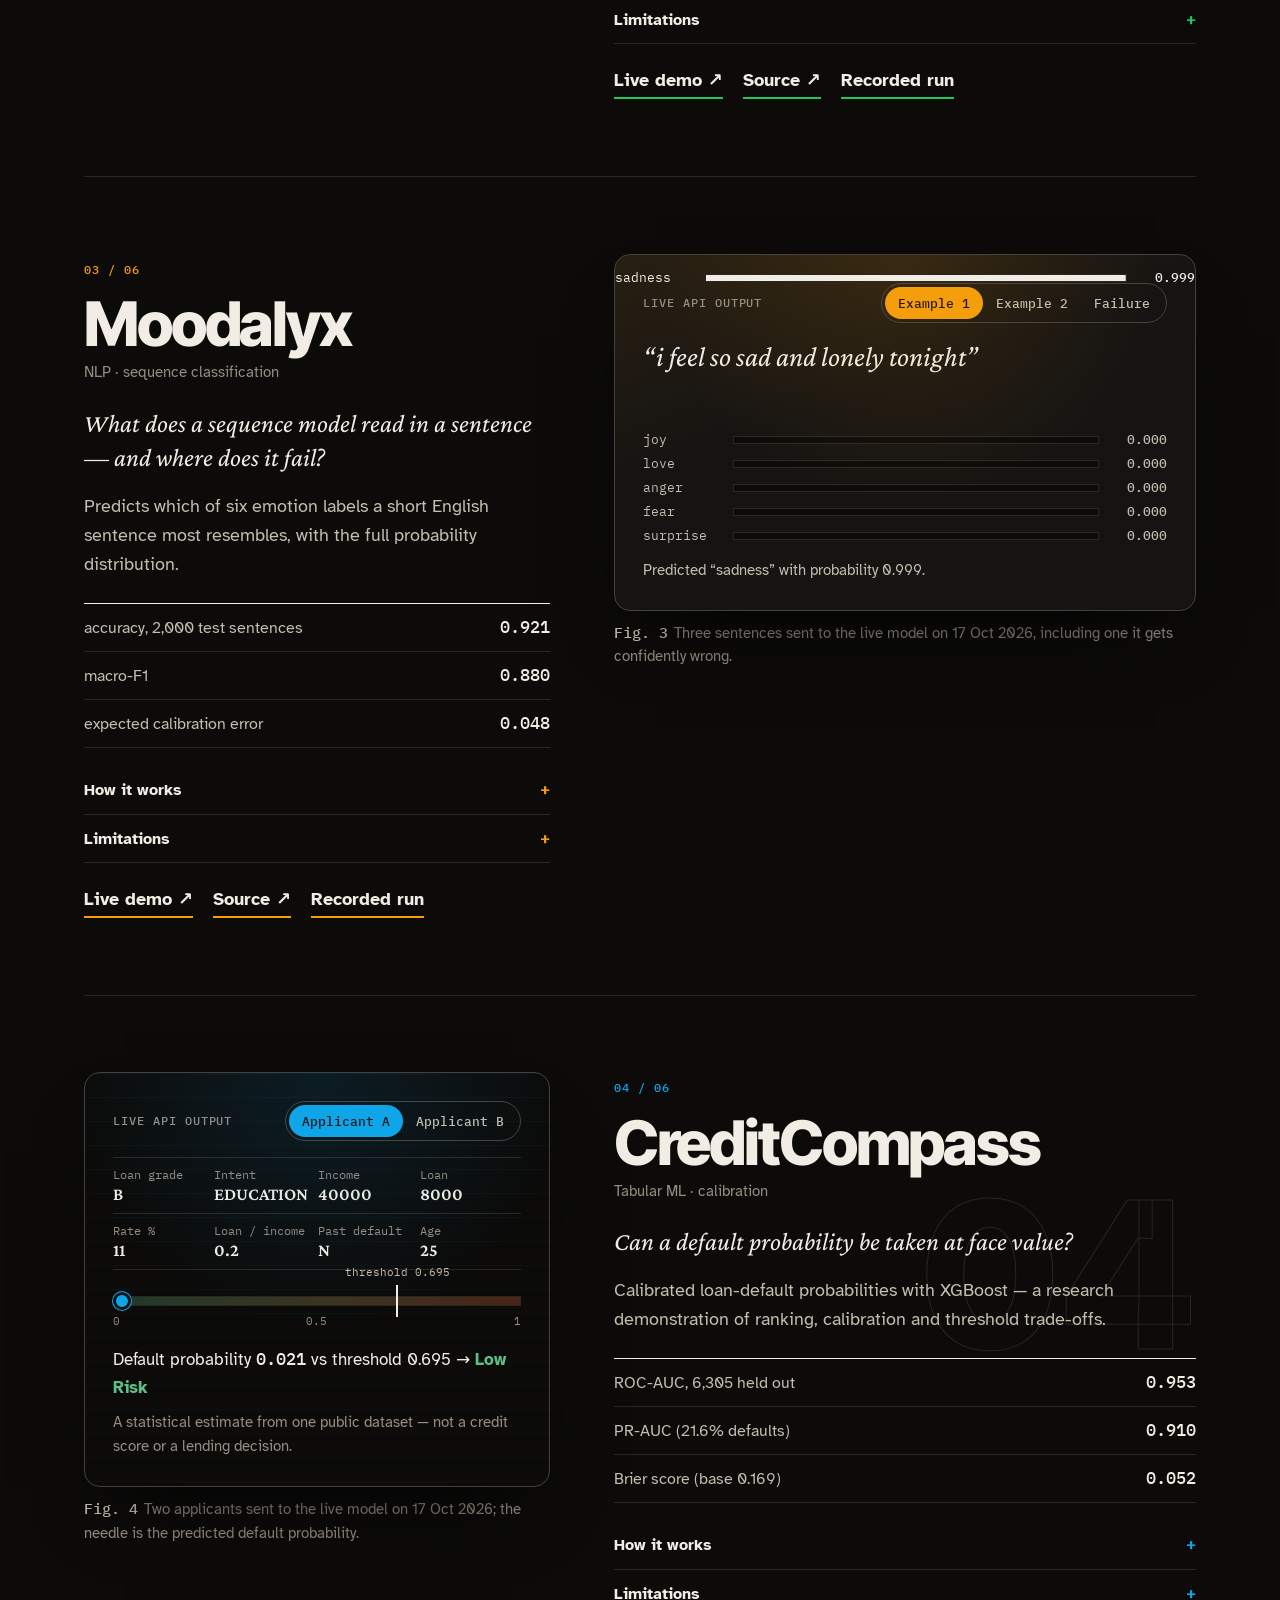
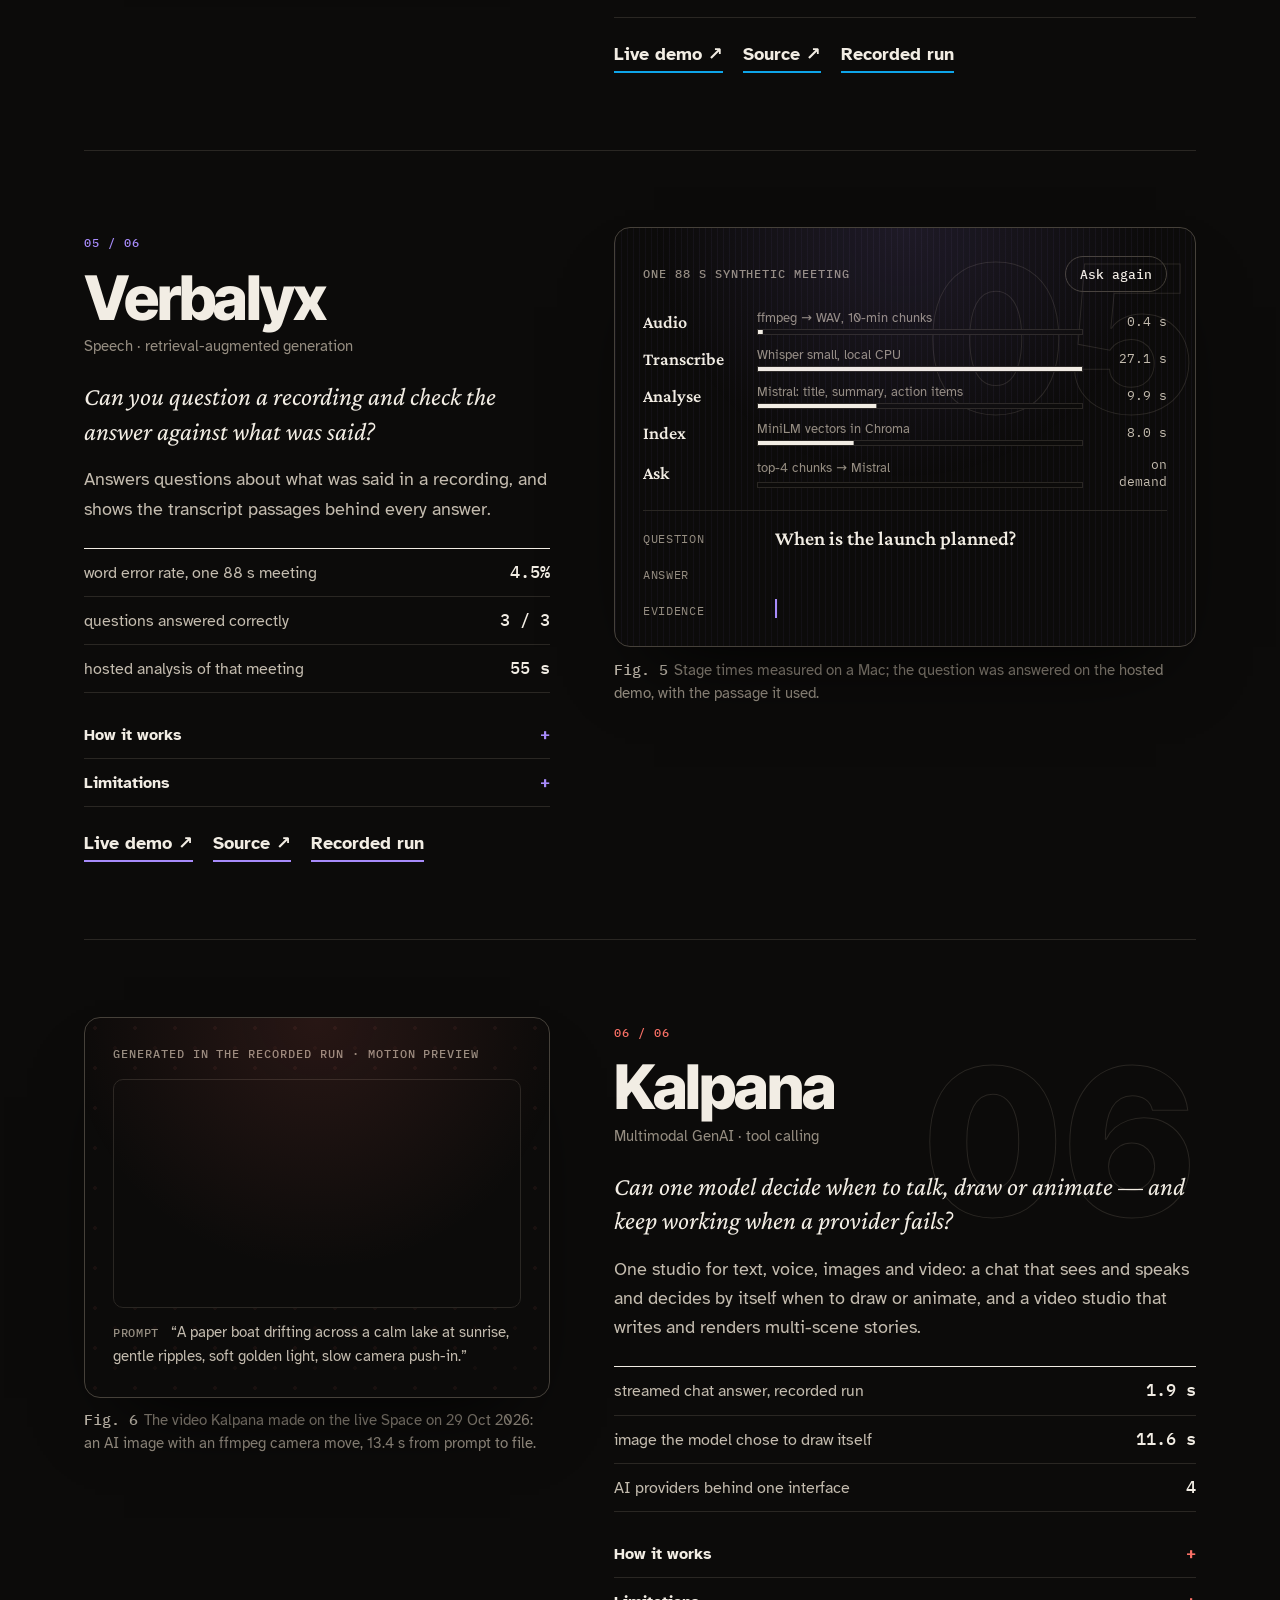
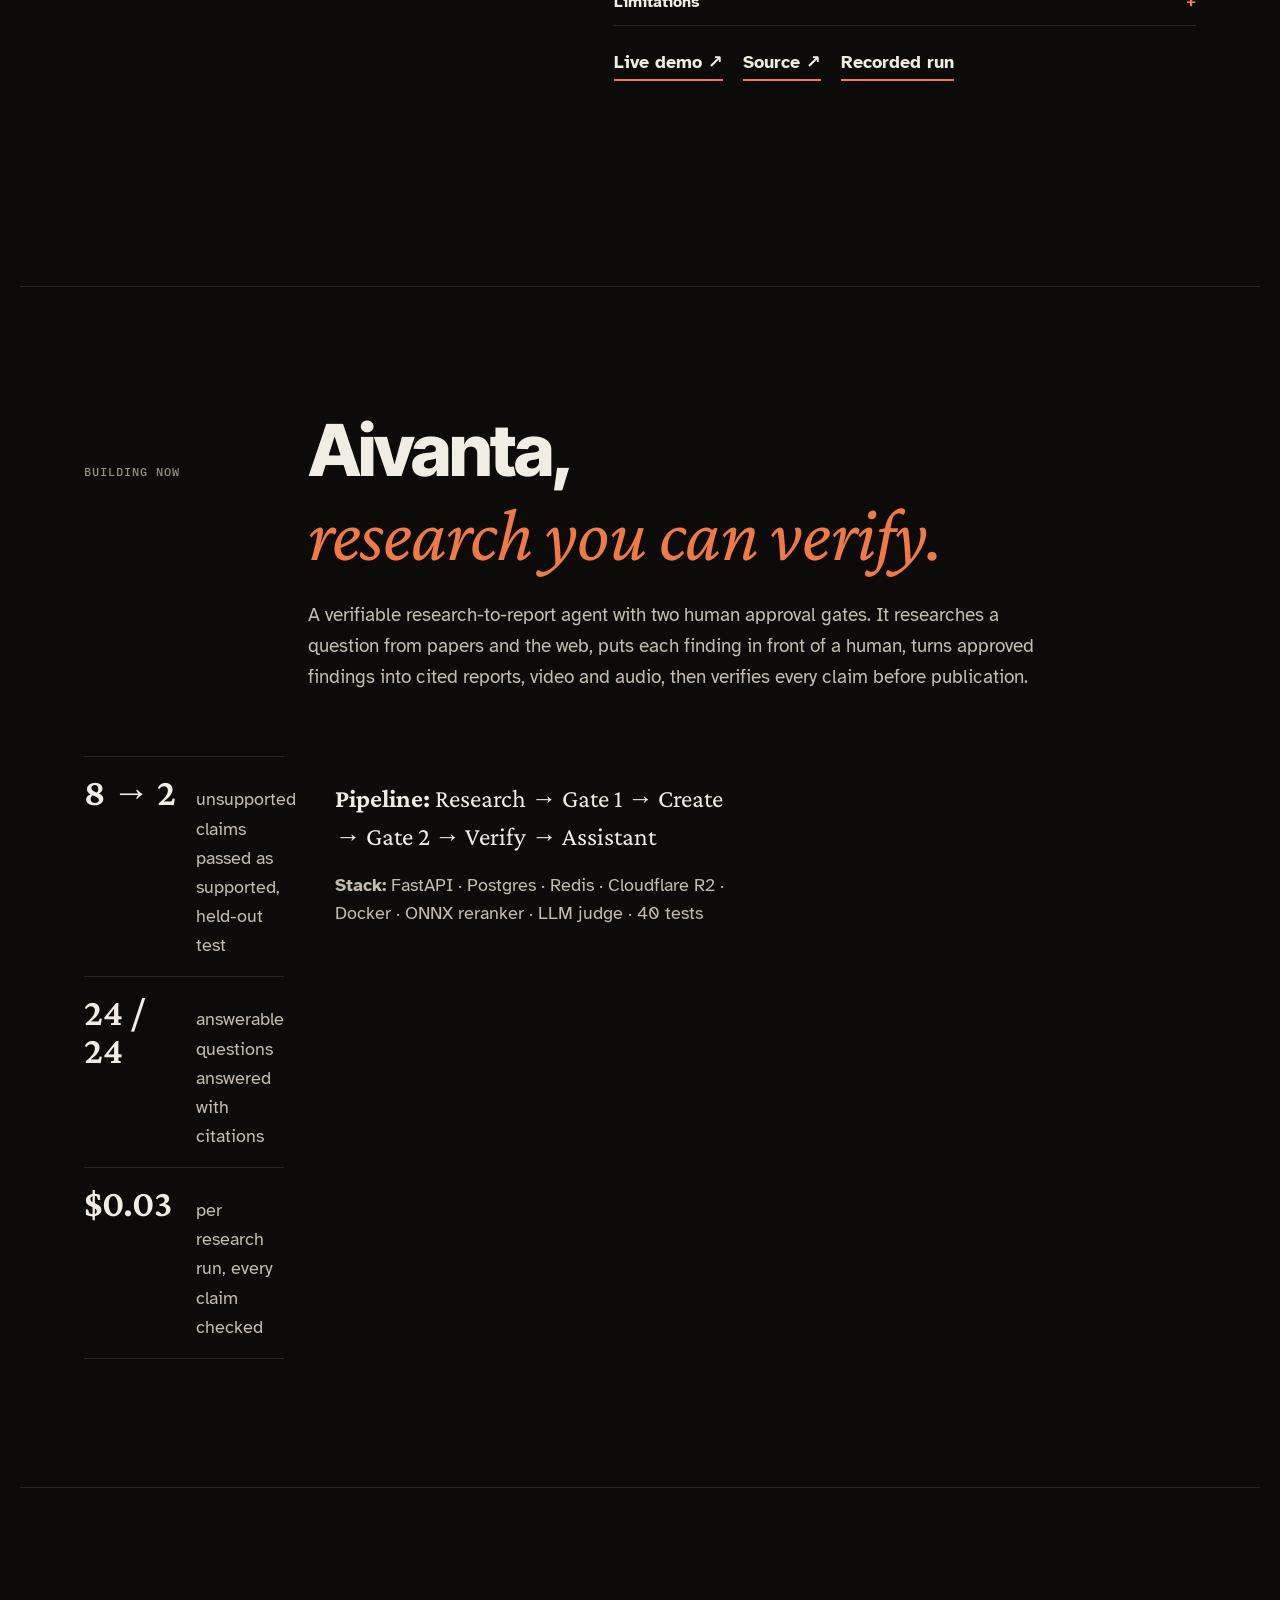
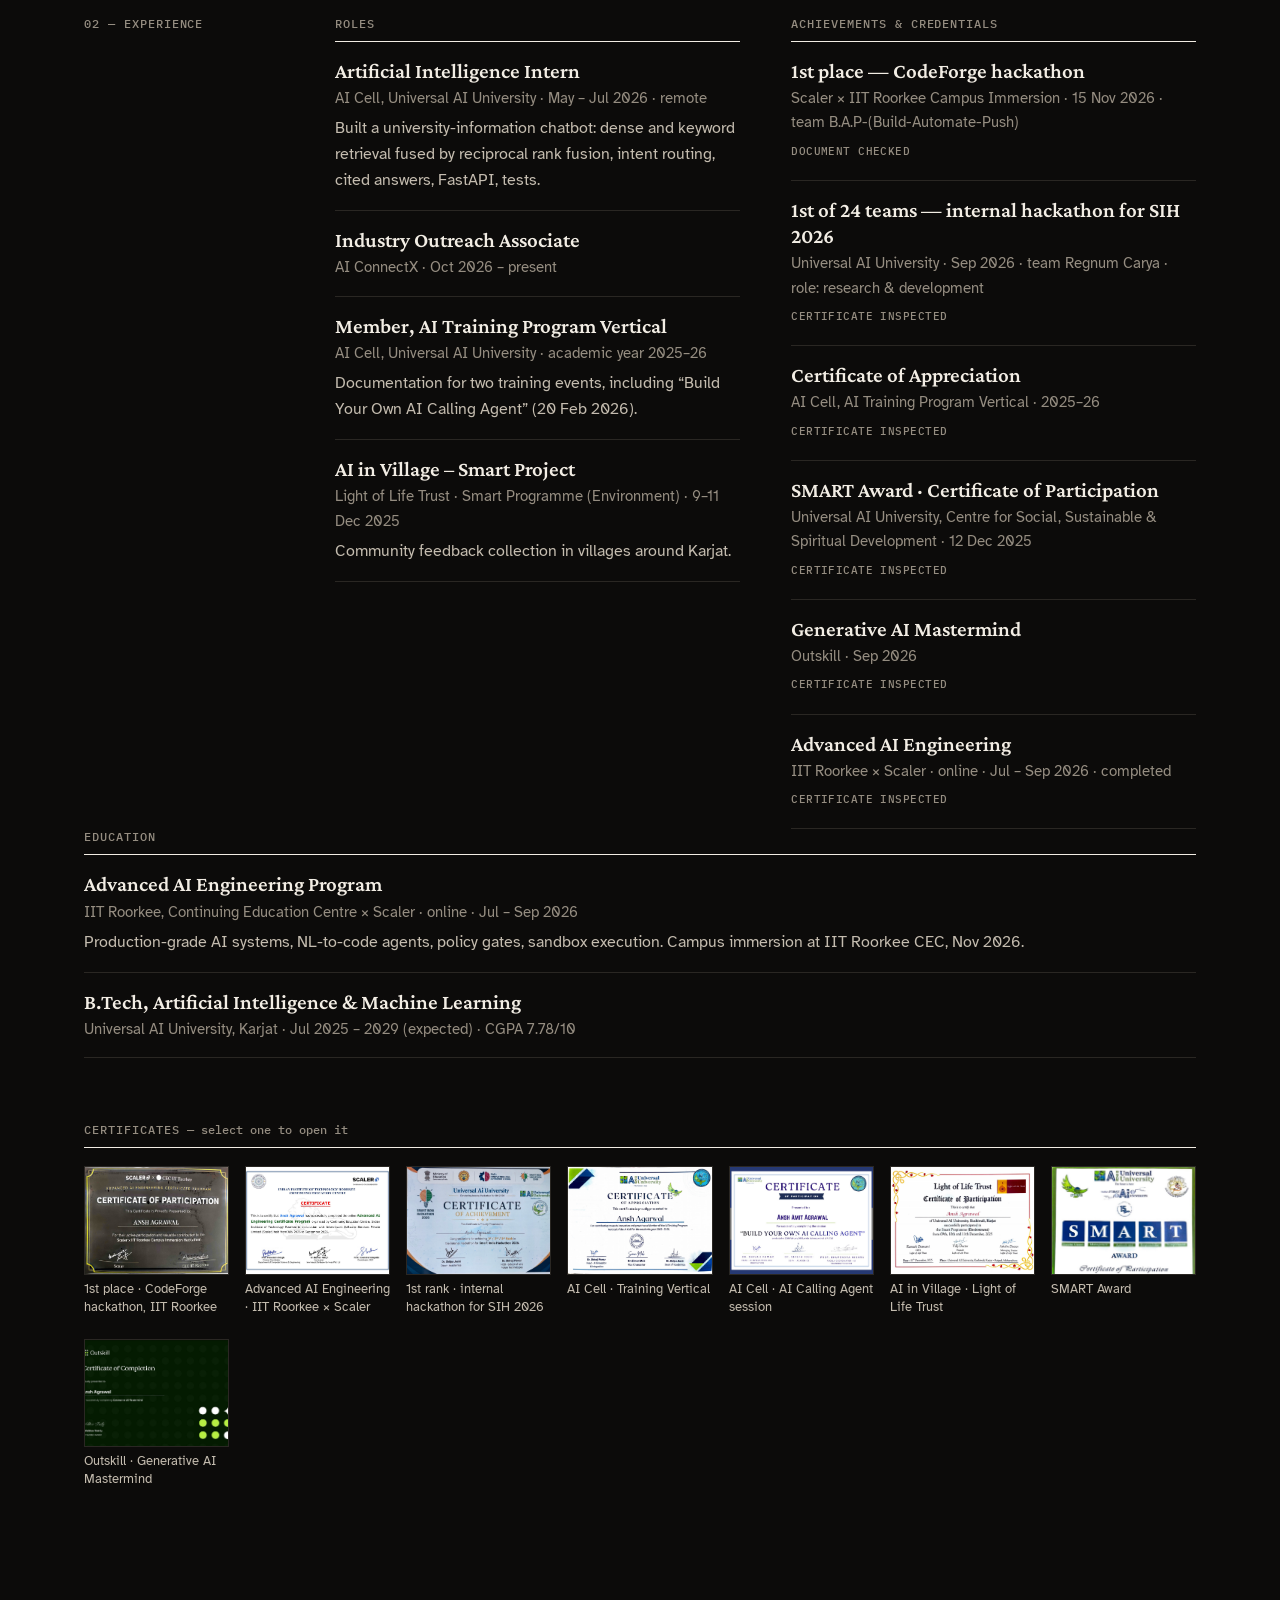
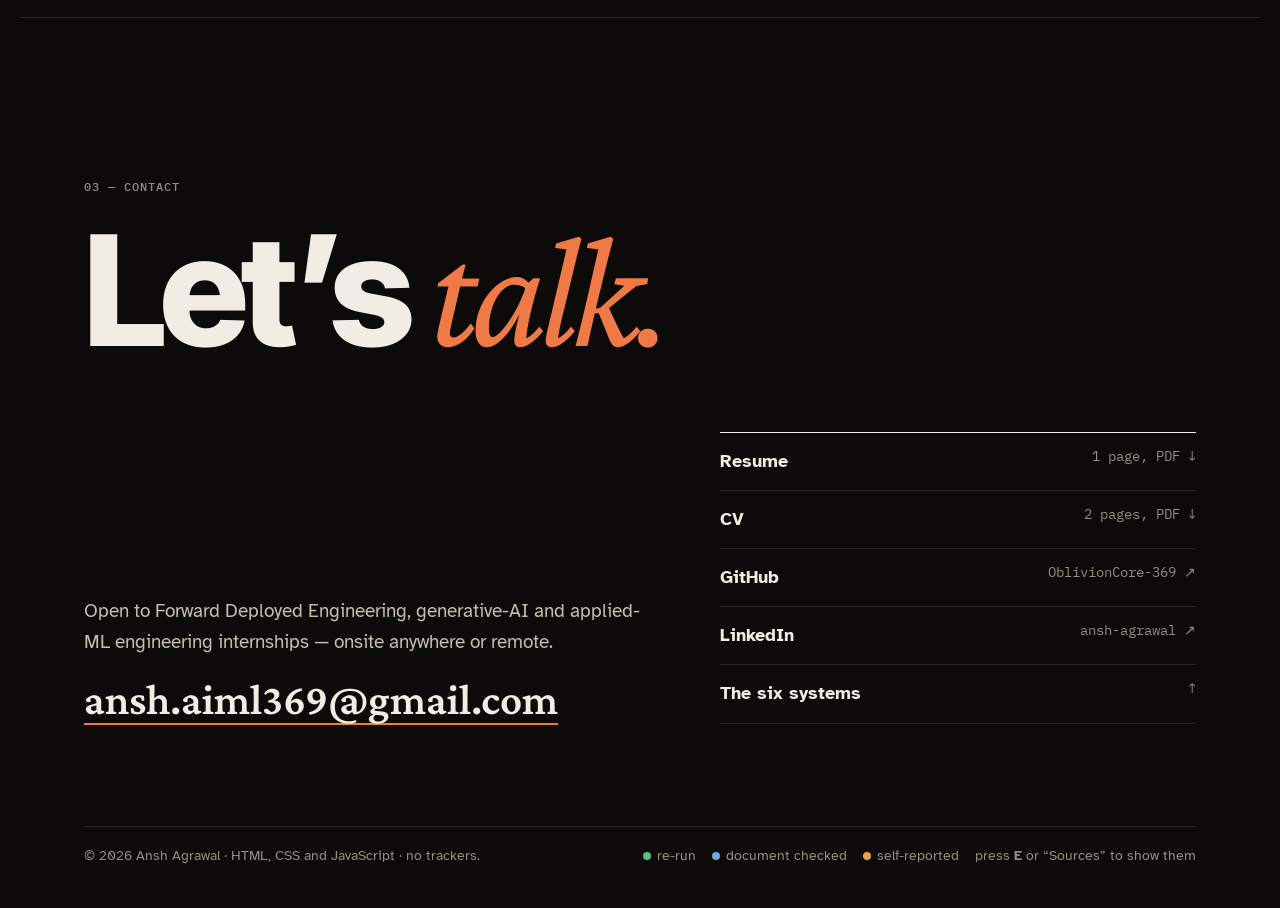
<file: projects/creditcompass.html>
<!doctype html>
<html lang="en"><head><meta charset="utf-8"><meta name="viewport" content="width=device-width, initial-scale=1">
<title>Ansh Agrawal</title><meta name="robots" content="noindex">
<meta http-equiv="refresh" content="0; url=/#p-creditcompass"><script>location.replace("/#p-creditcompass");</script></head>
<body><p><a href="/#p-creditcompass">Continue to the project</a></p></body></html>
</file>
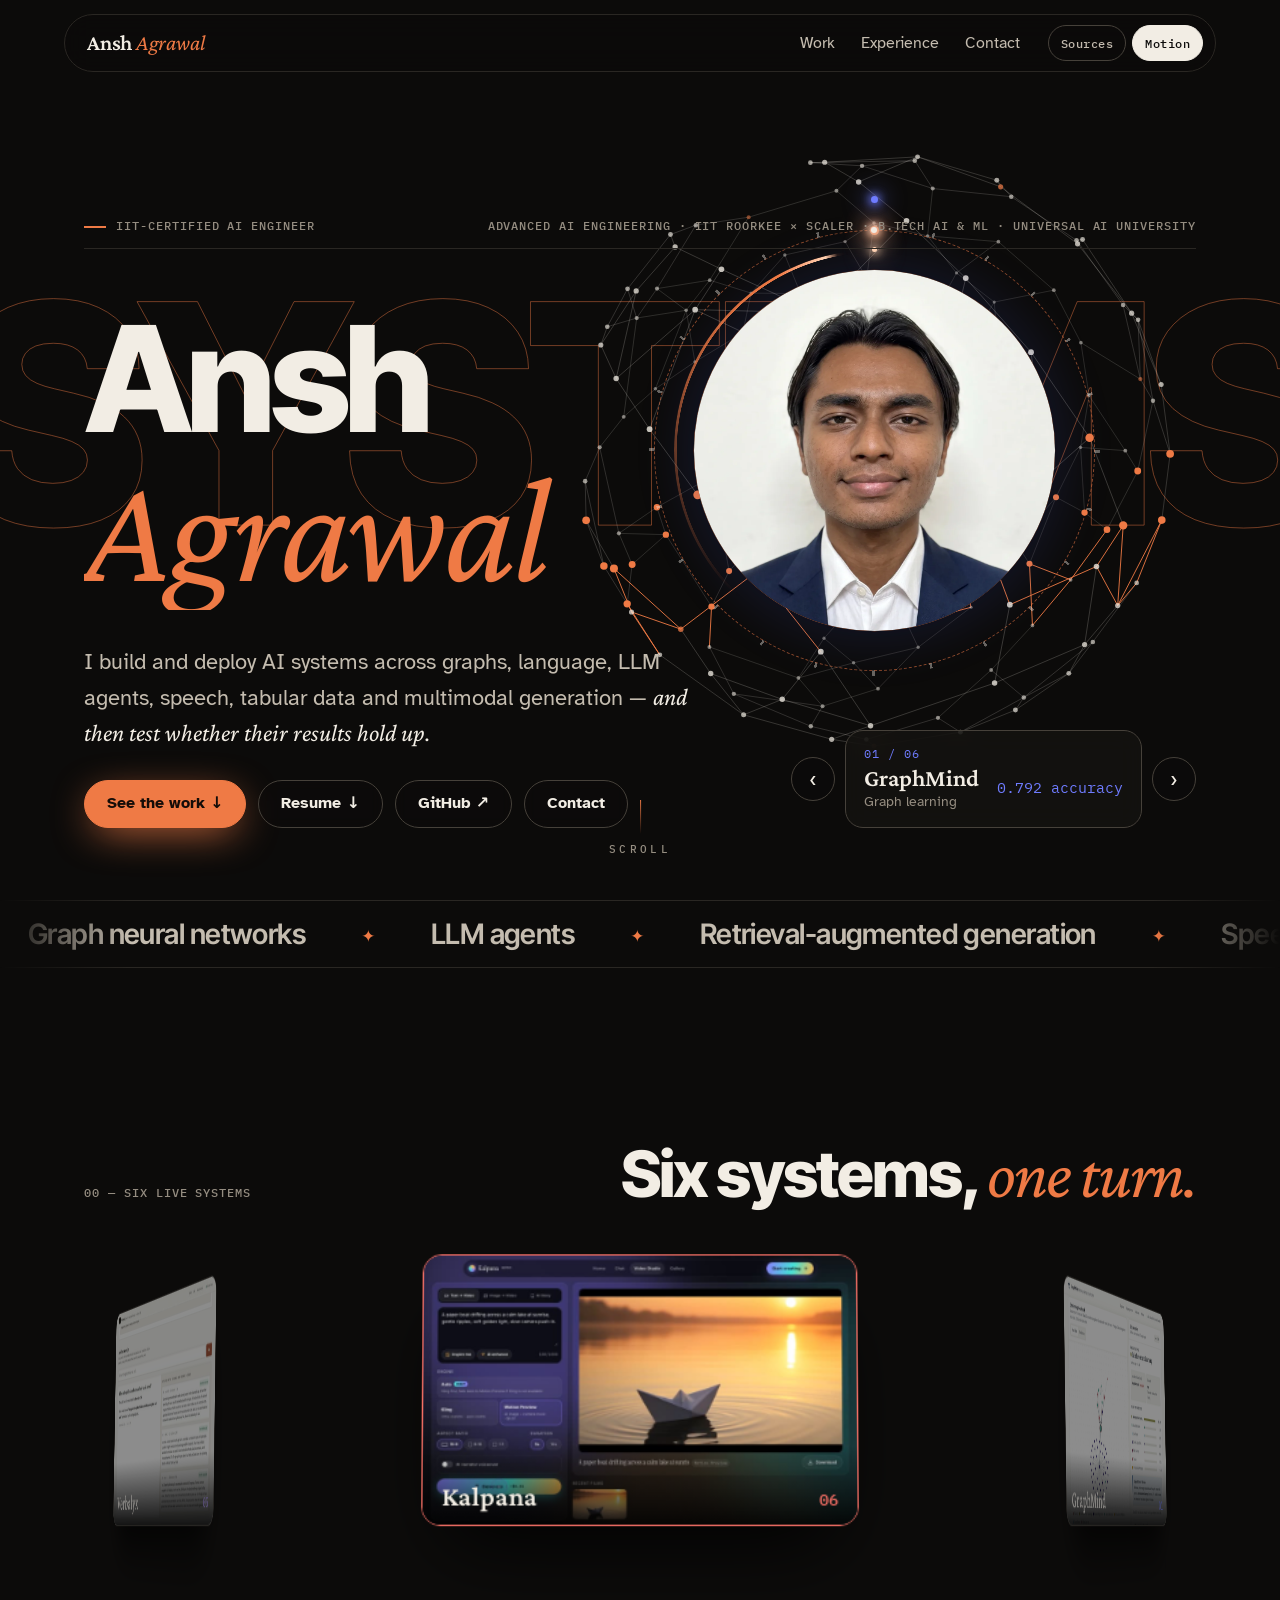
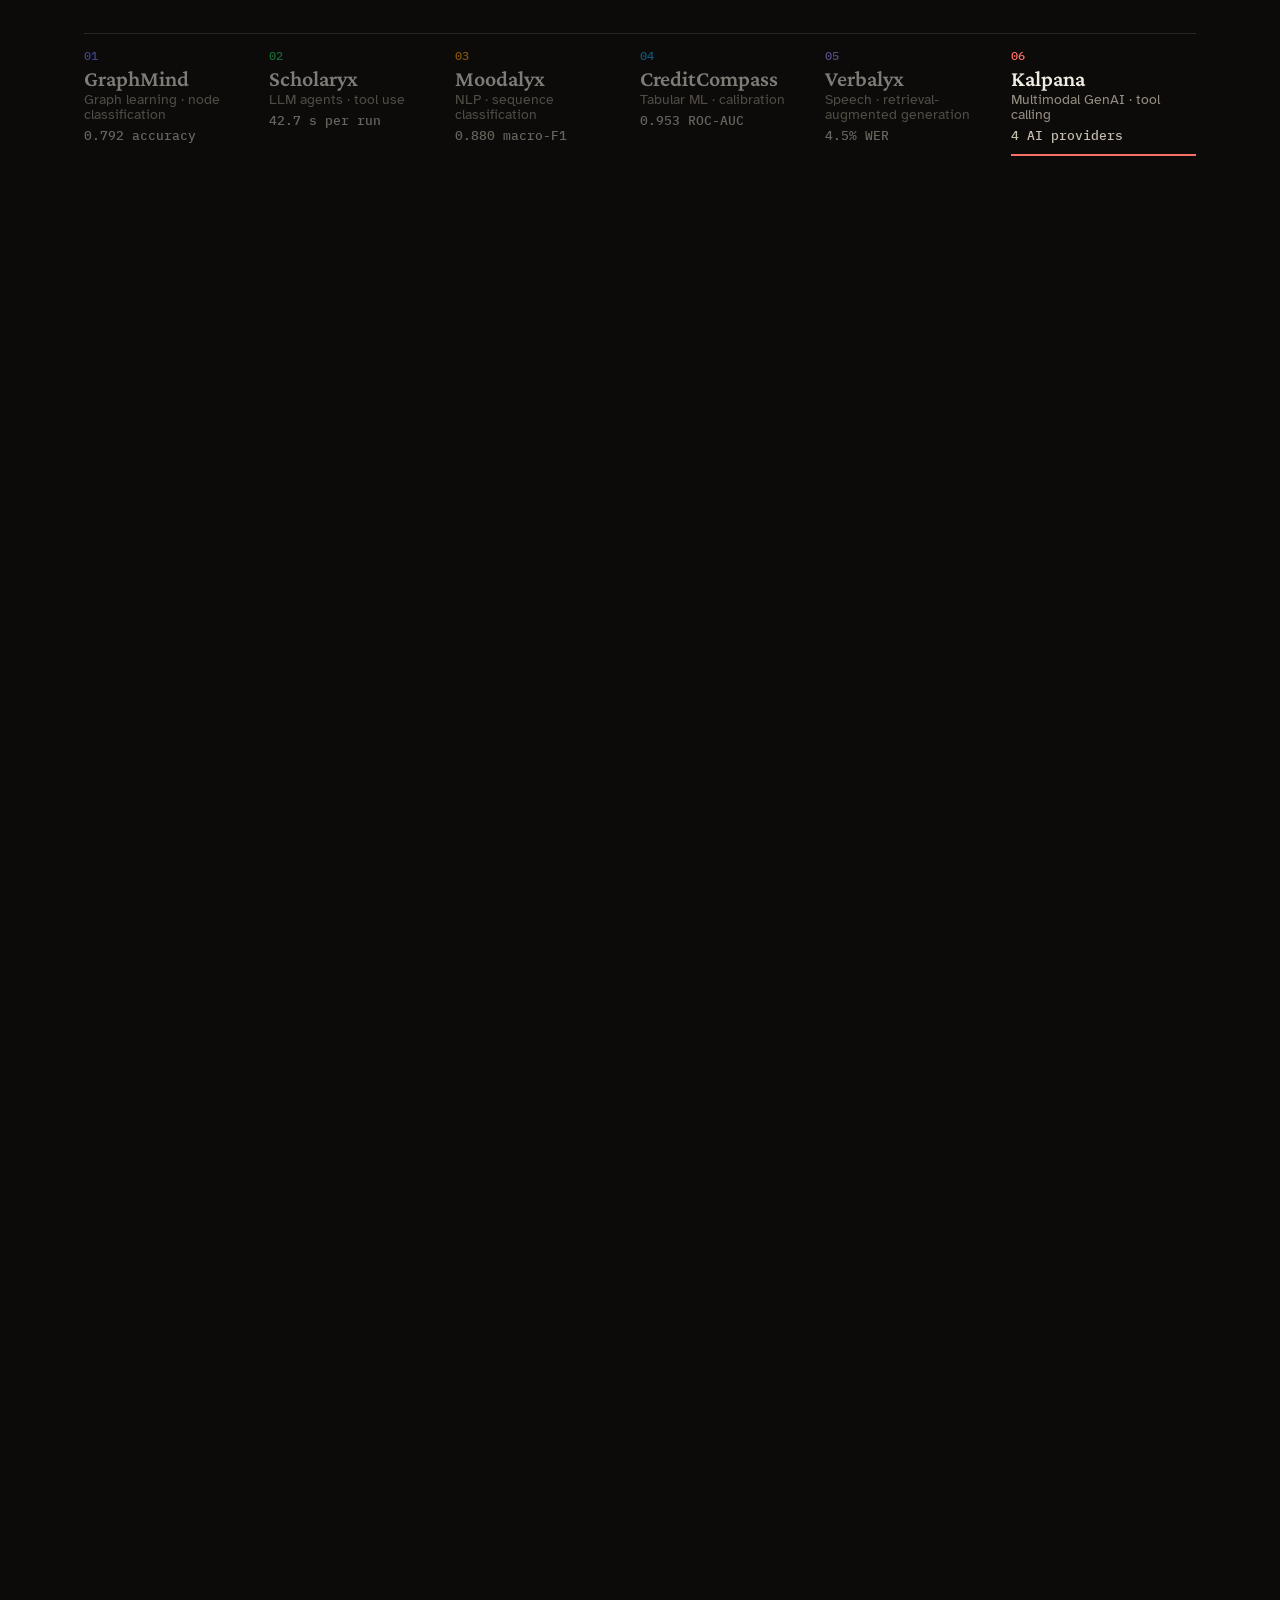
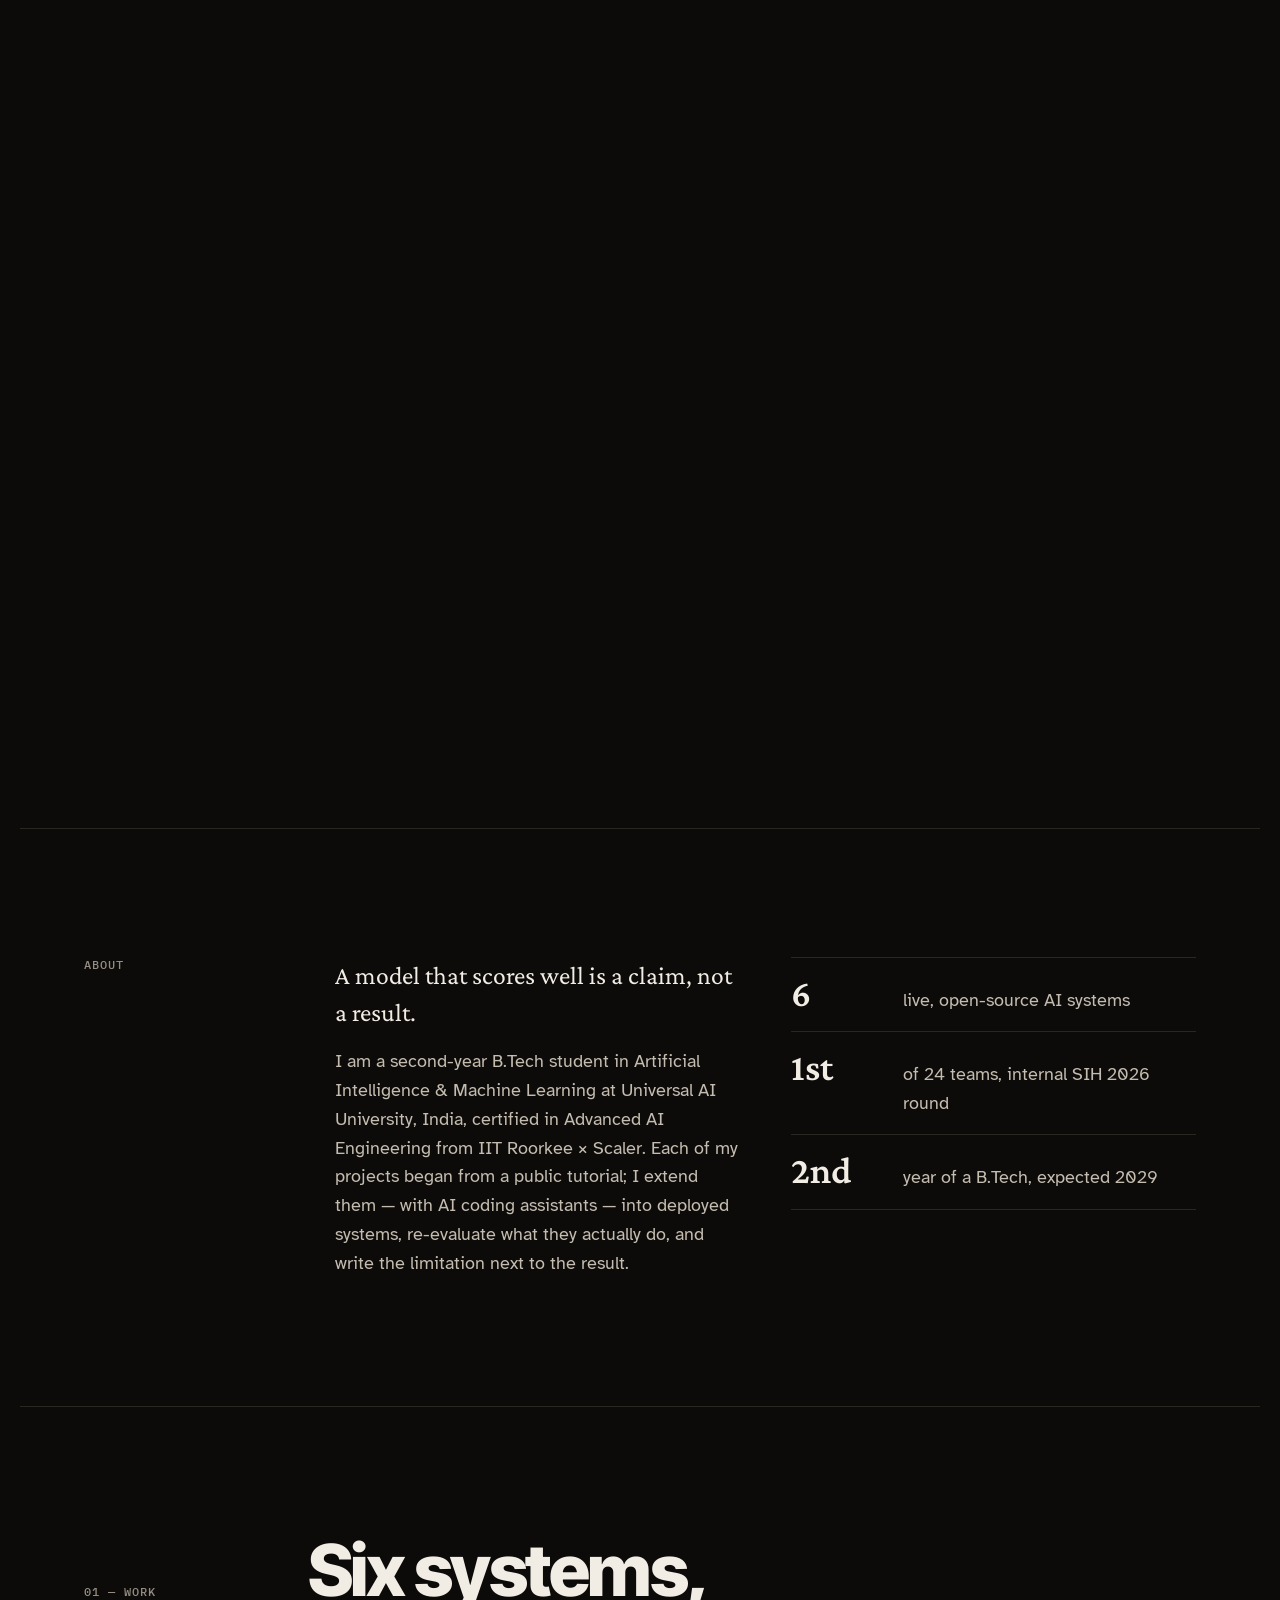
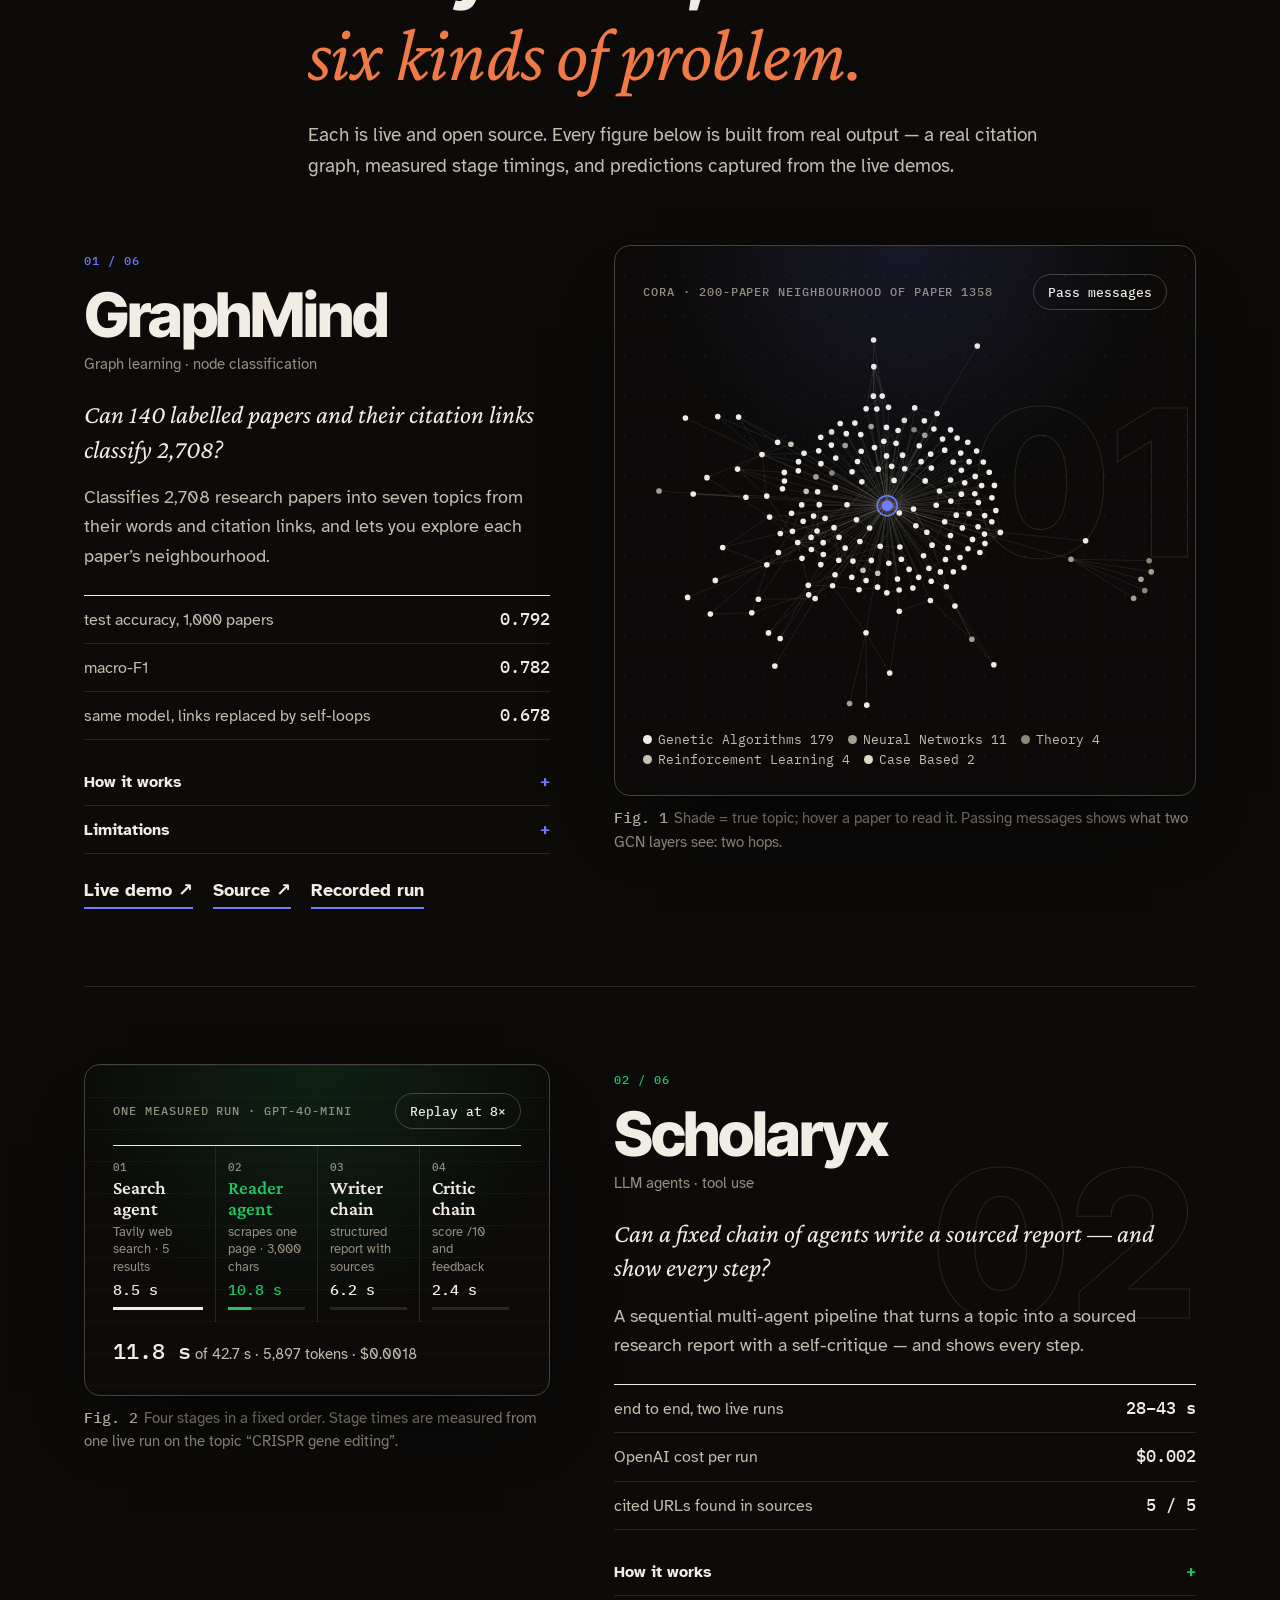
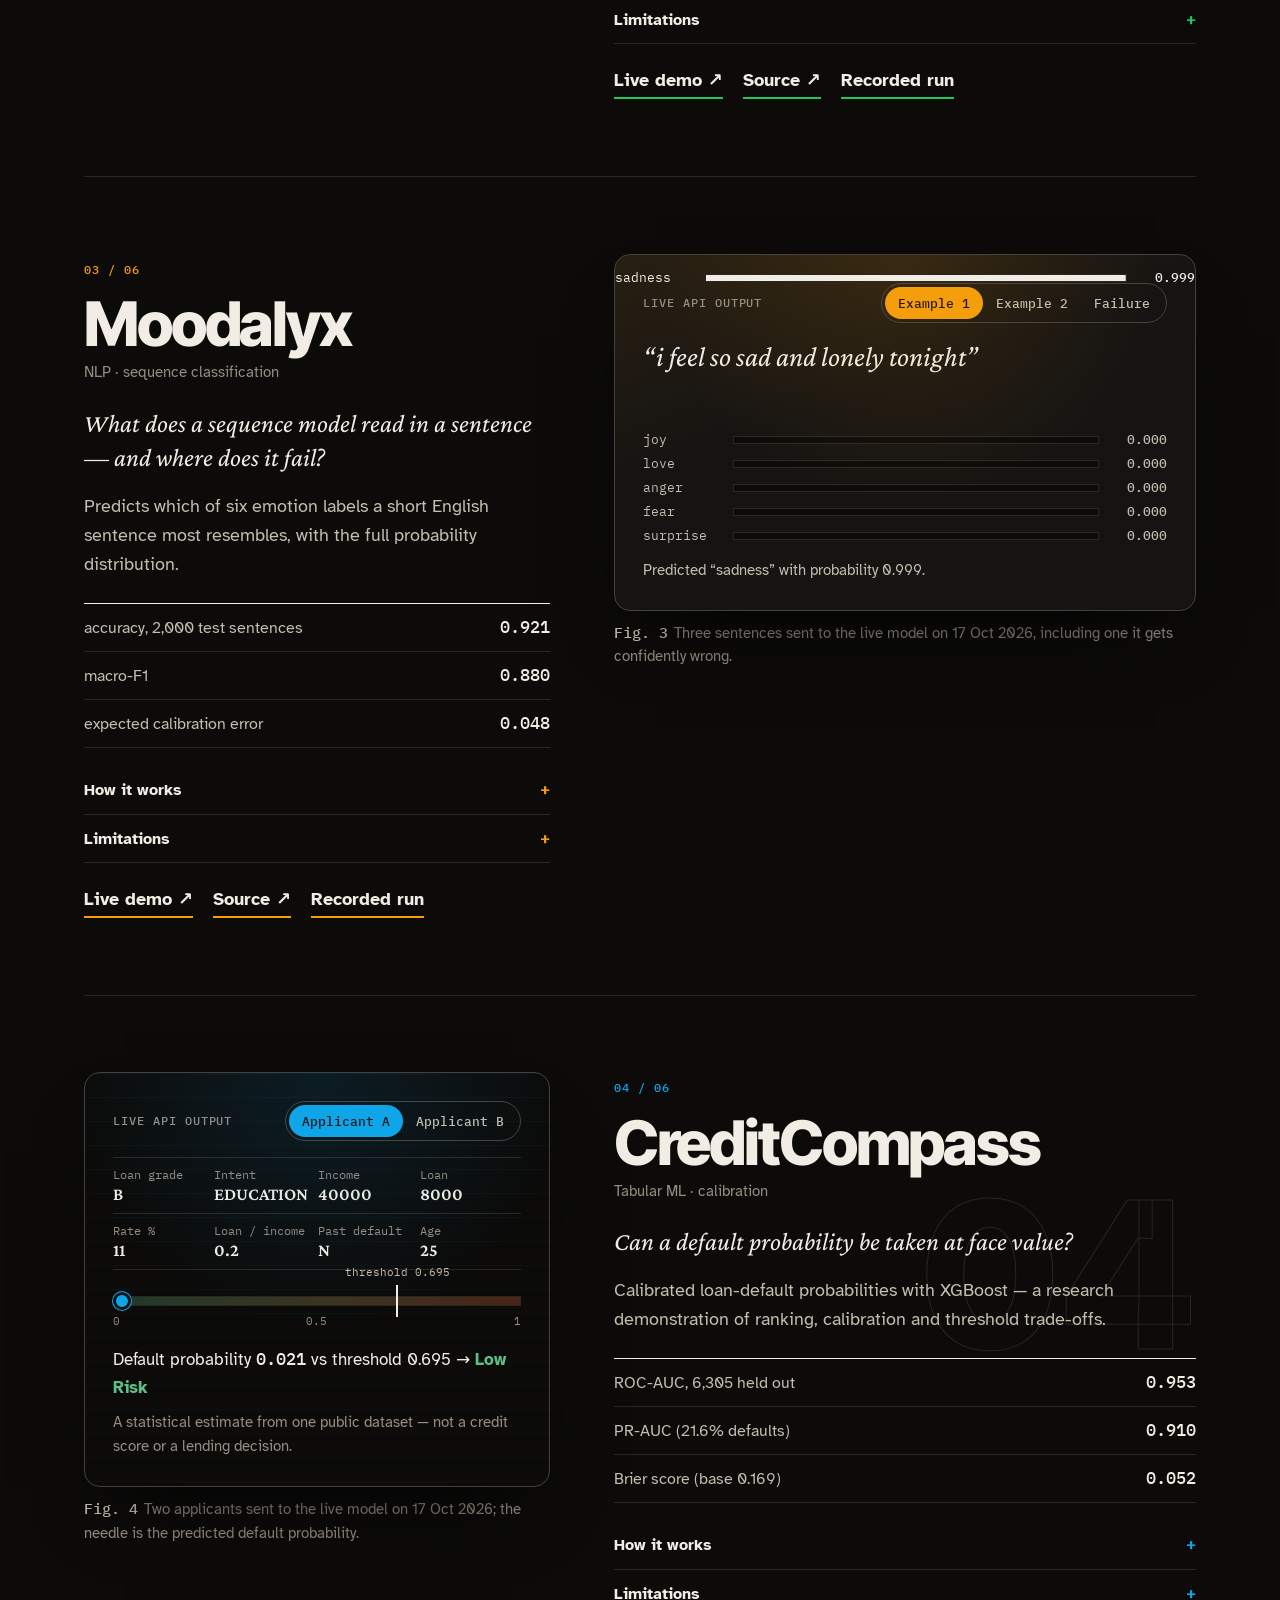
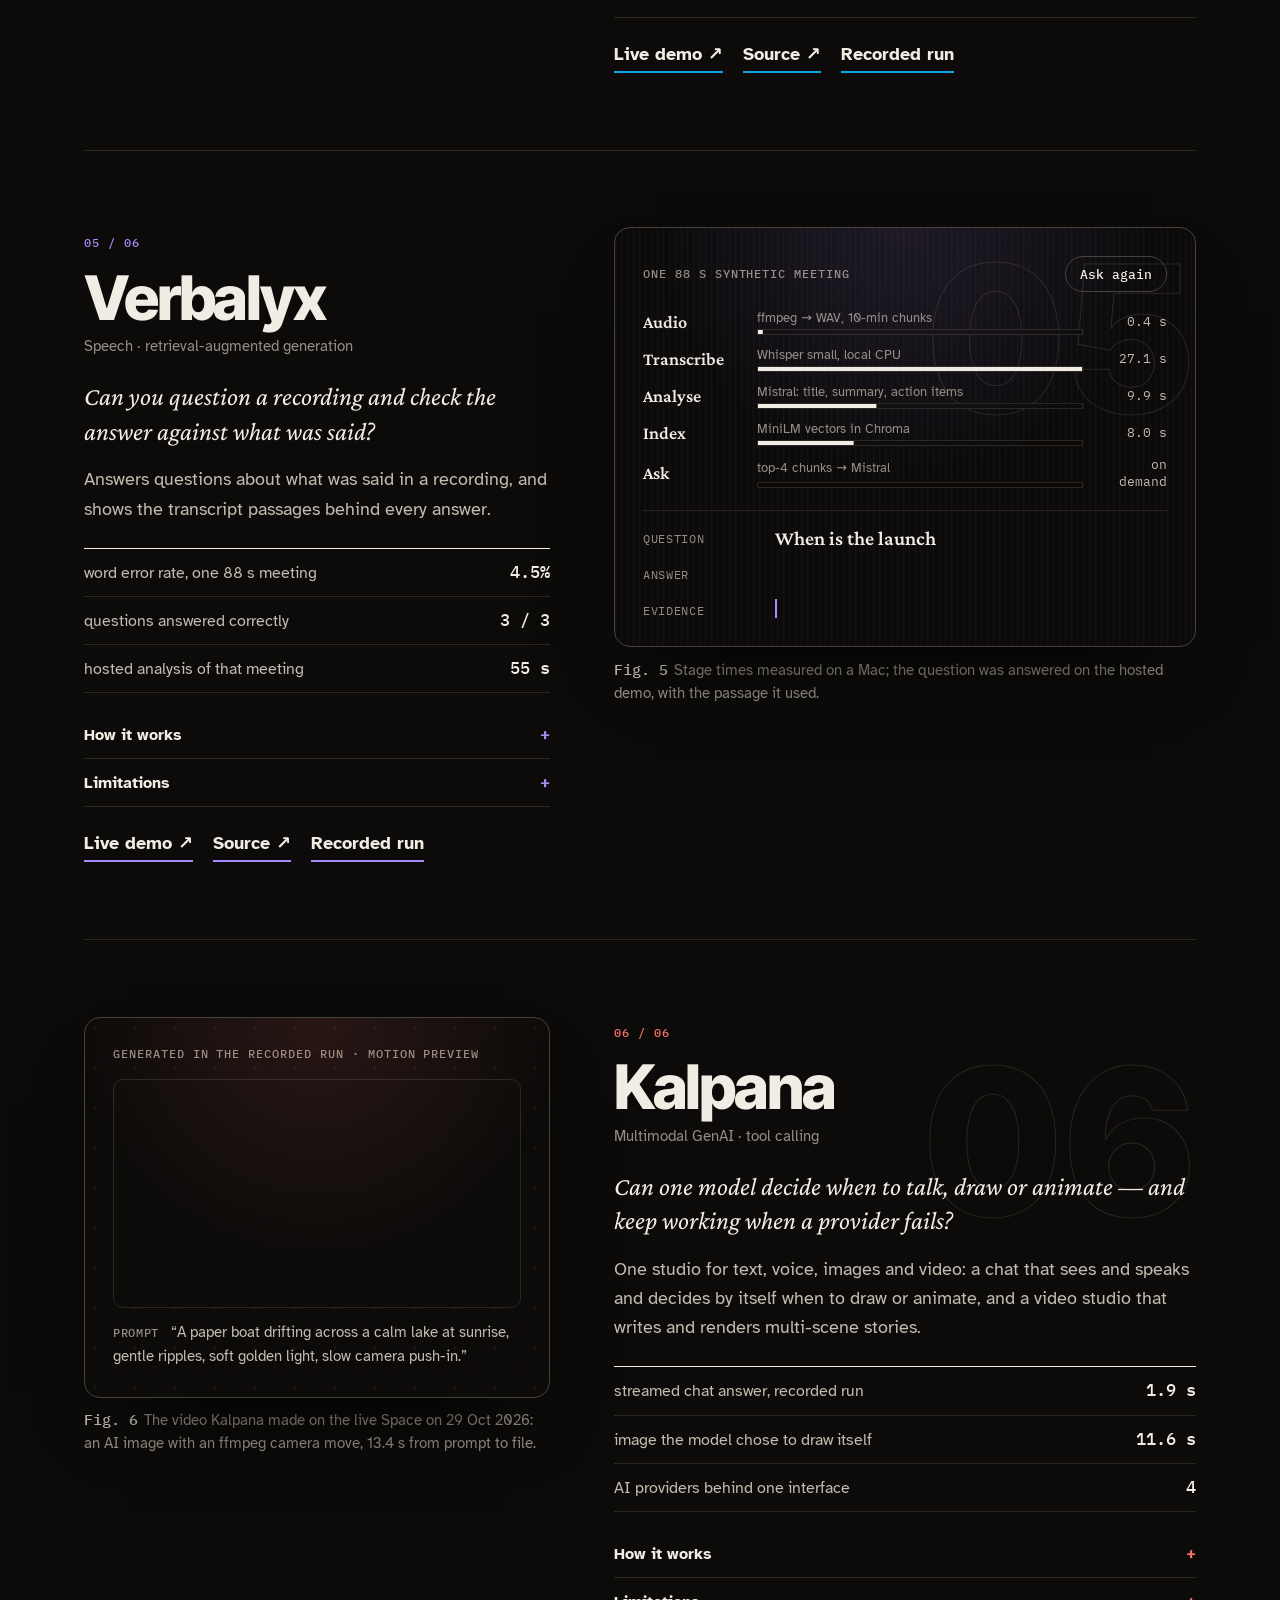
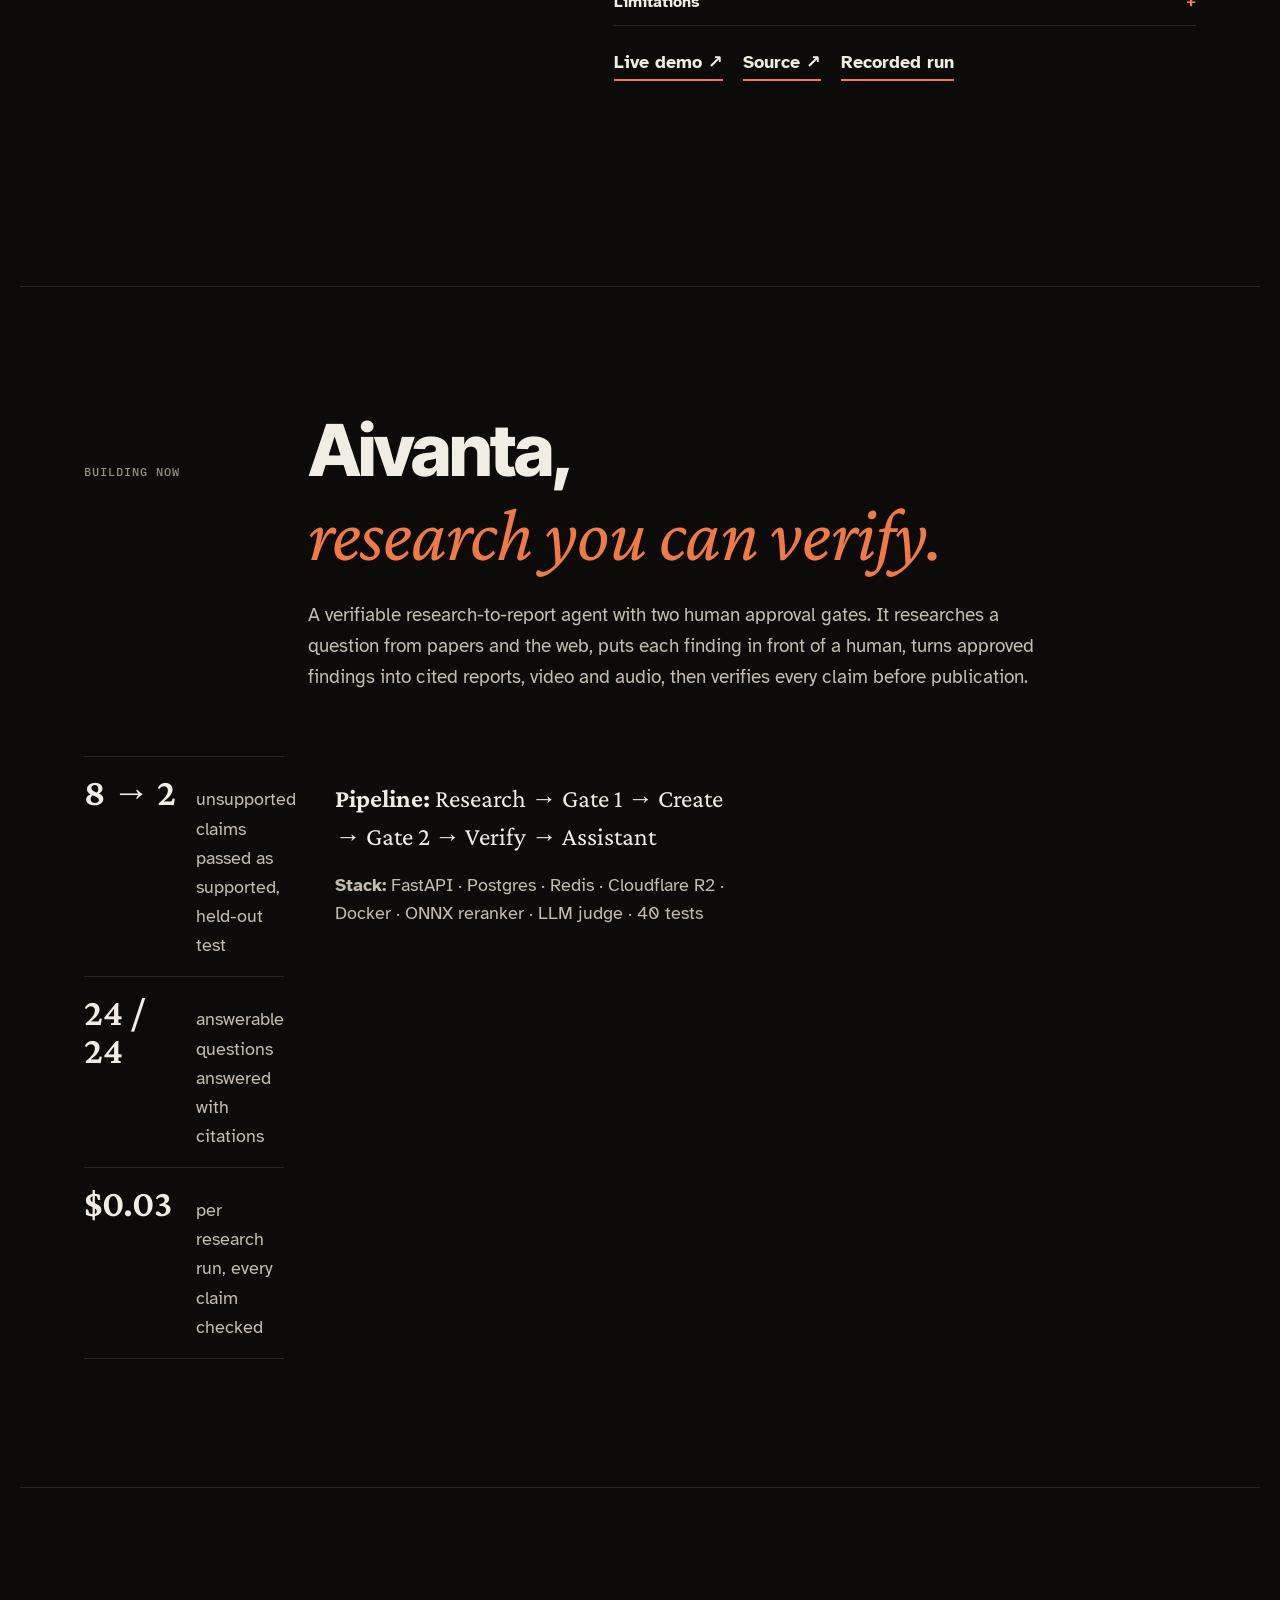
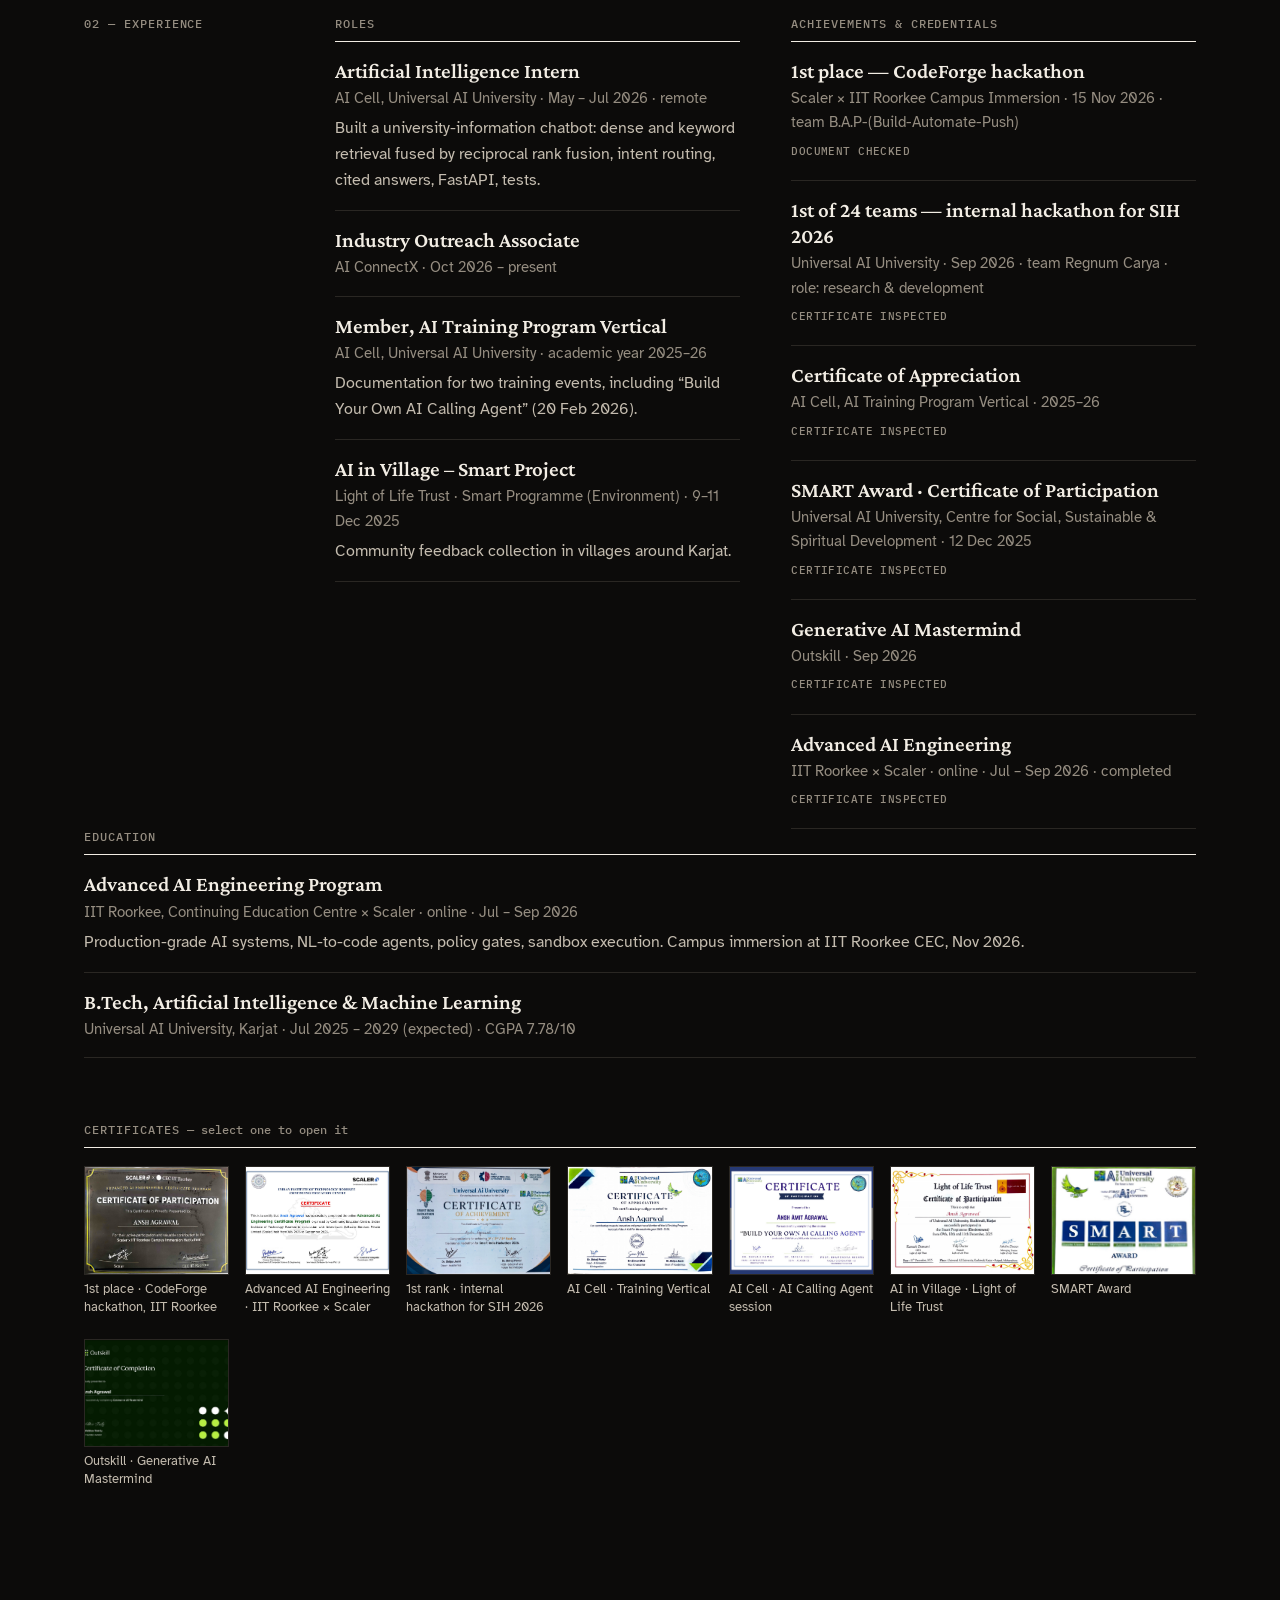
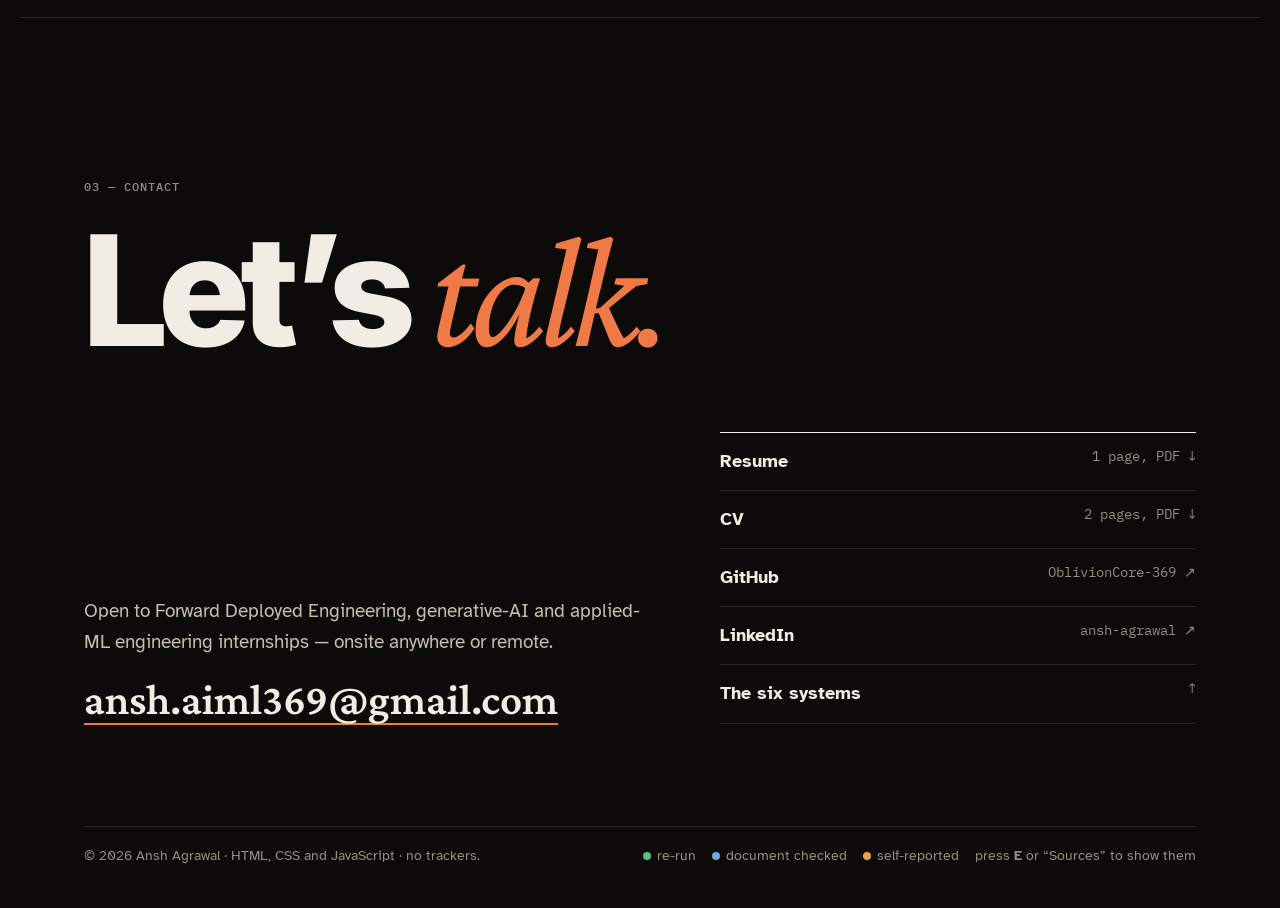
<file: projects/graphmind.html>
<!doctype html>
<html lang="en"><head><meta charset="utf-8"><meta name="viewport" content="width=device-width, initial-scale=1">
<title>Ansh Agrawal</title><meta name="robots" content="noindex">
<meta http-equiv="refresh" content="0; url=/#p-graphmind"><script>location.replace("/#p-graphmind");</script></head>
<body><p><a href="/#p-graphmind">Continue to the project</a></p></body></html>
</file>
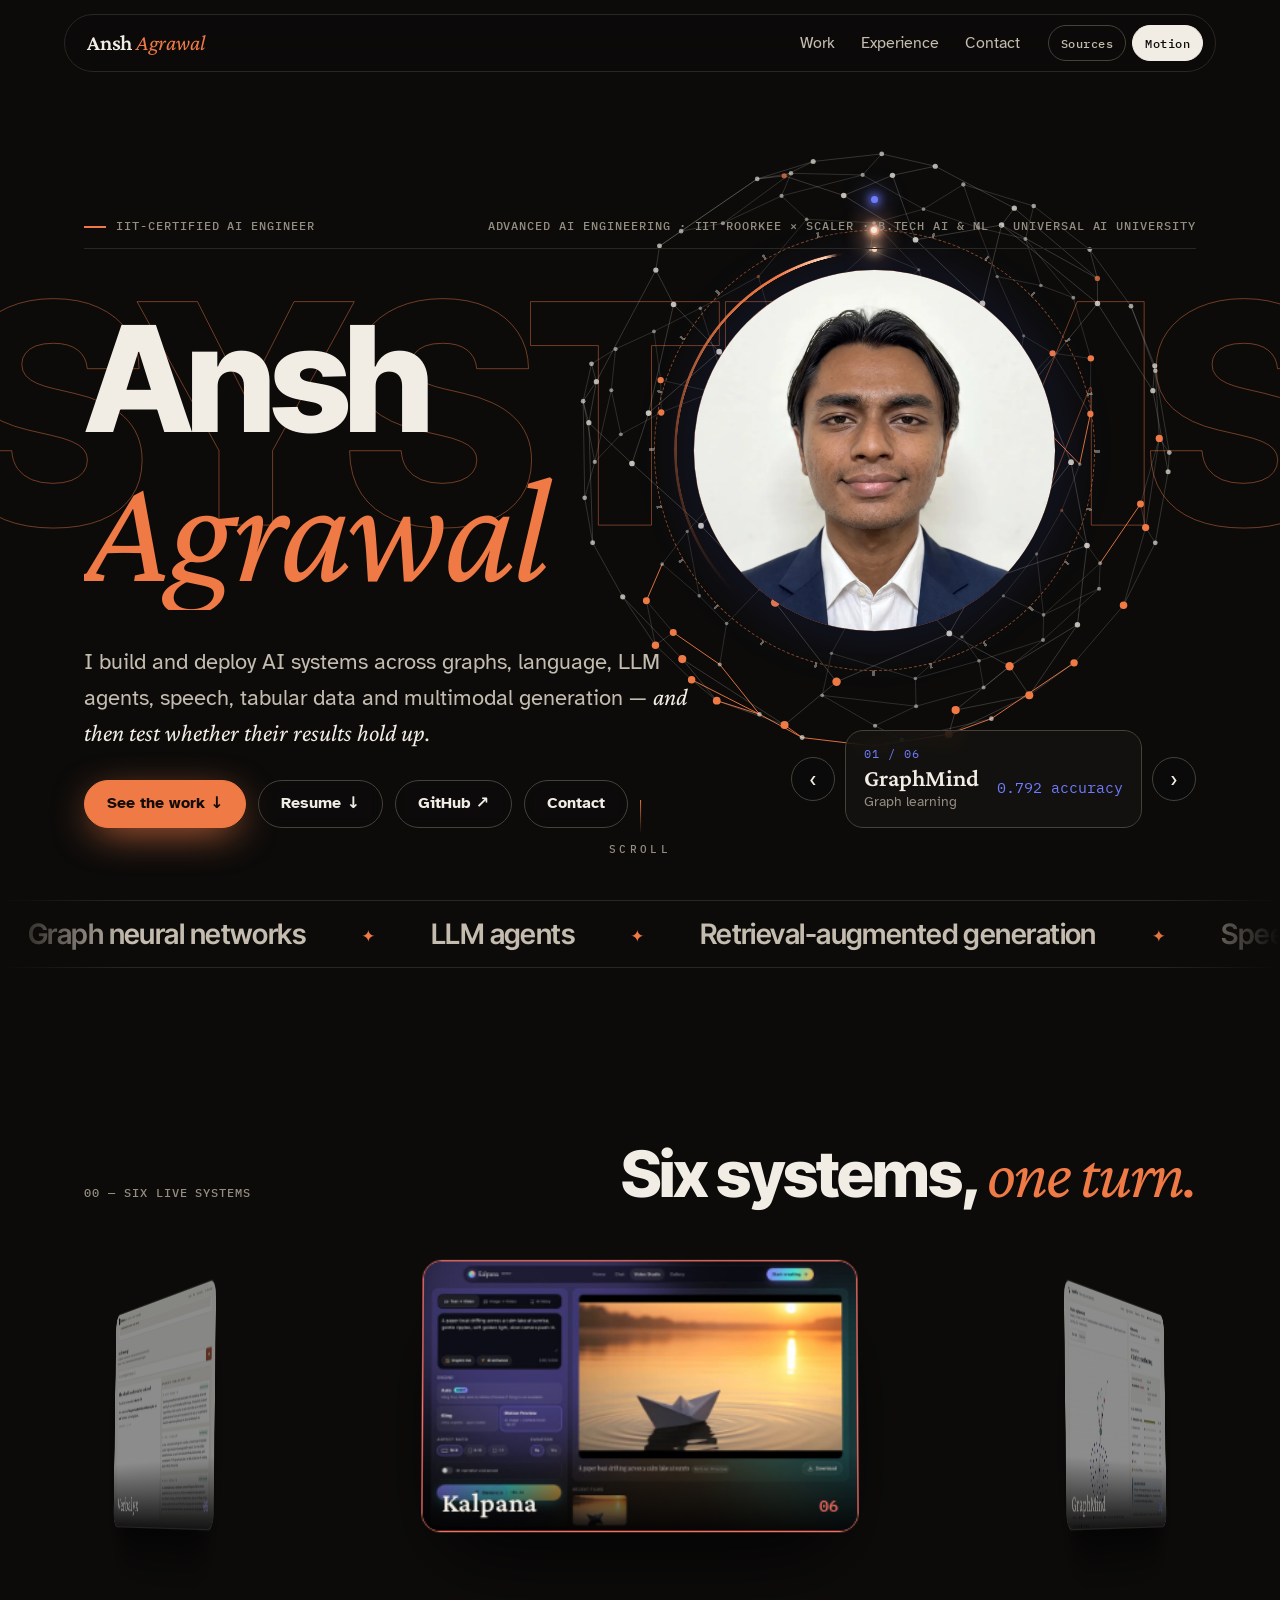
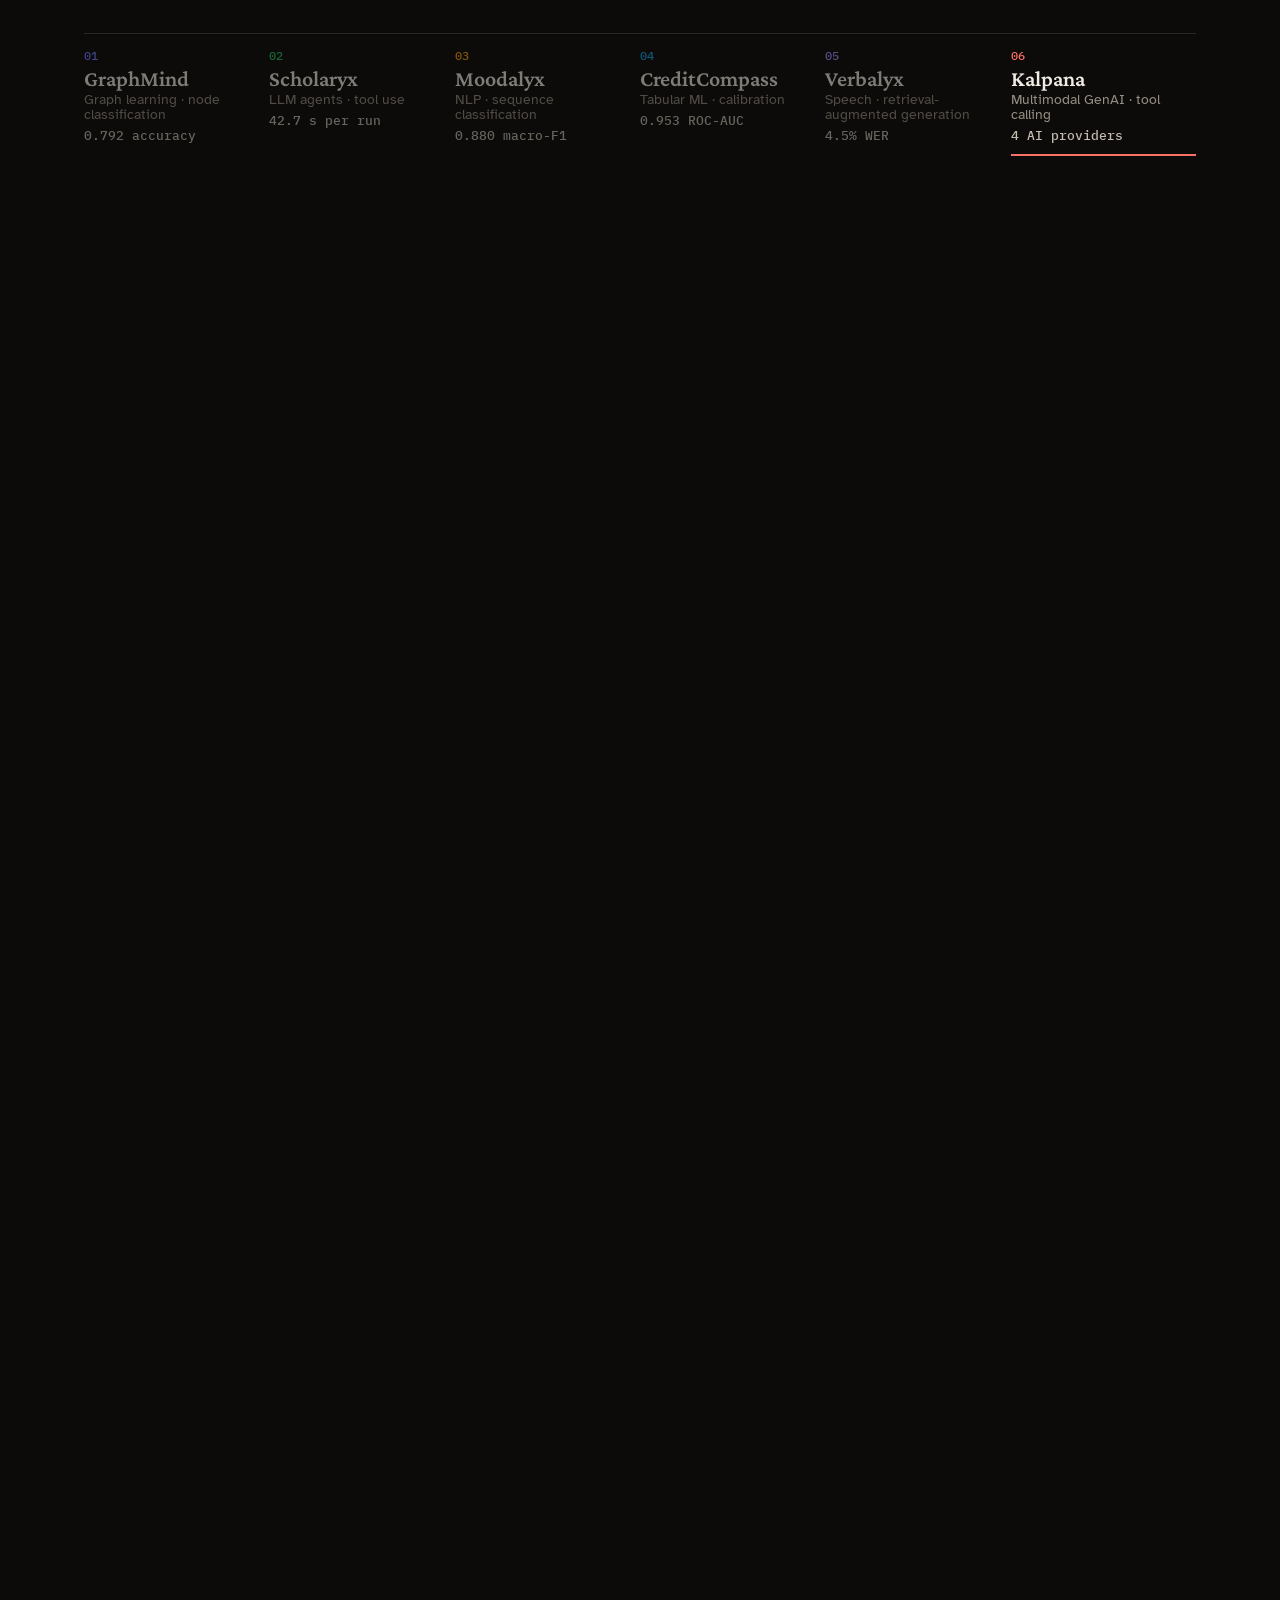
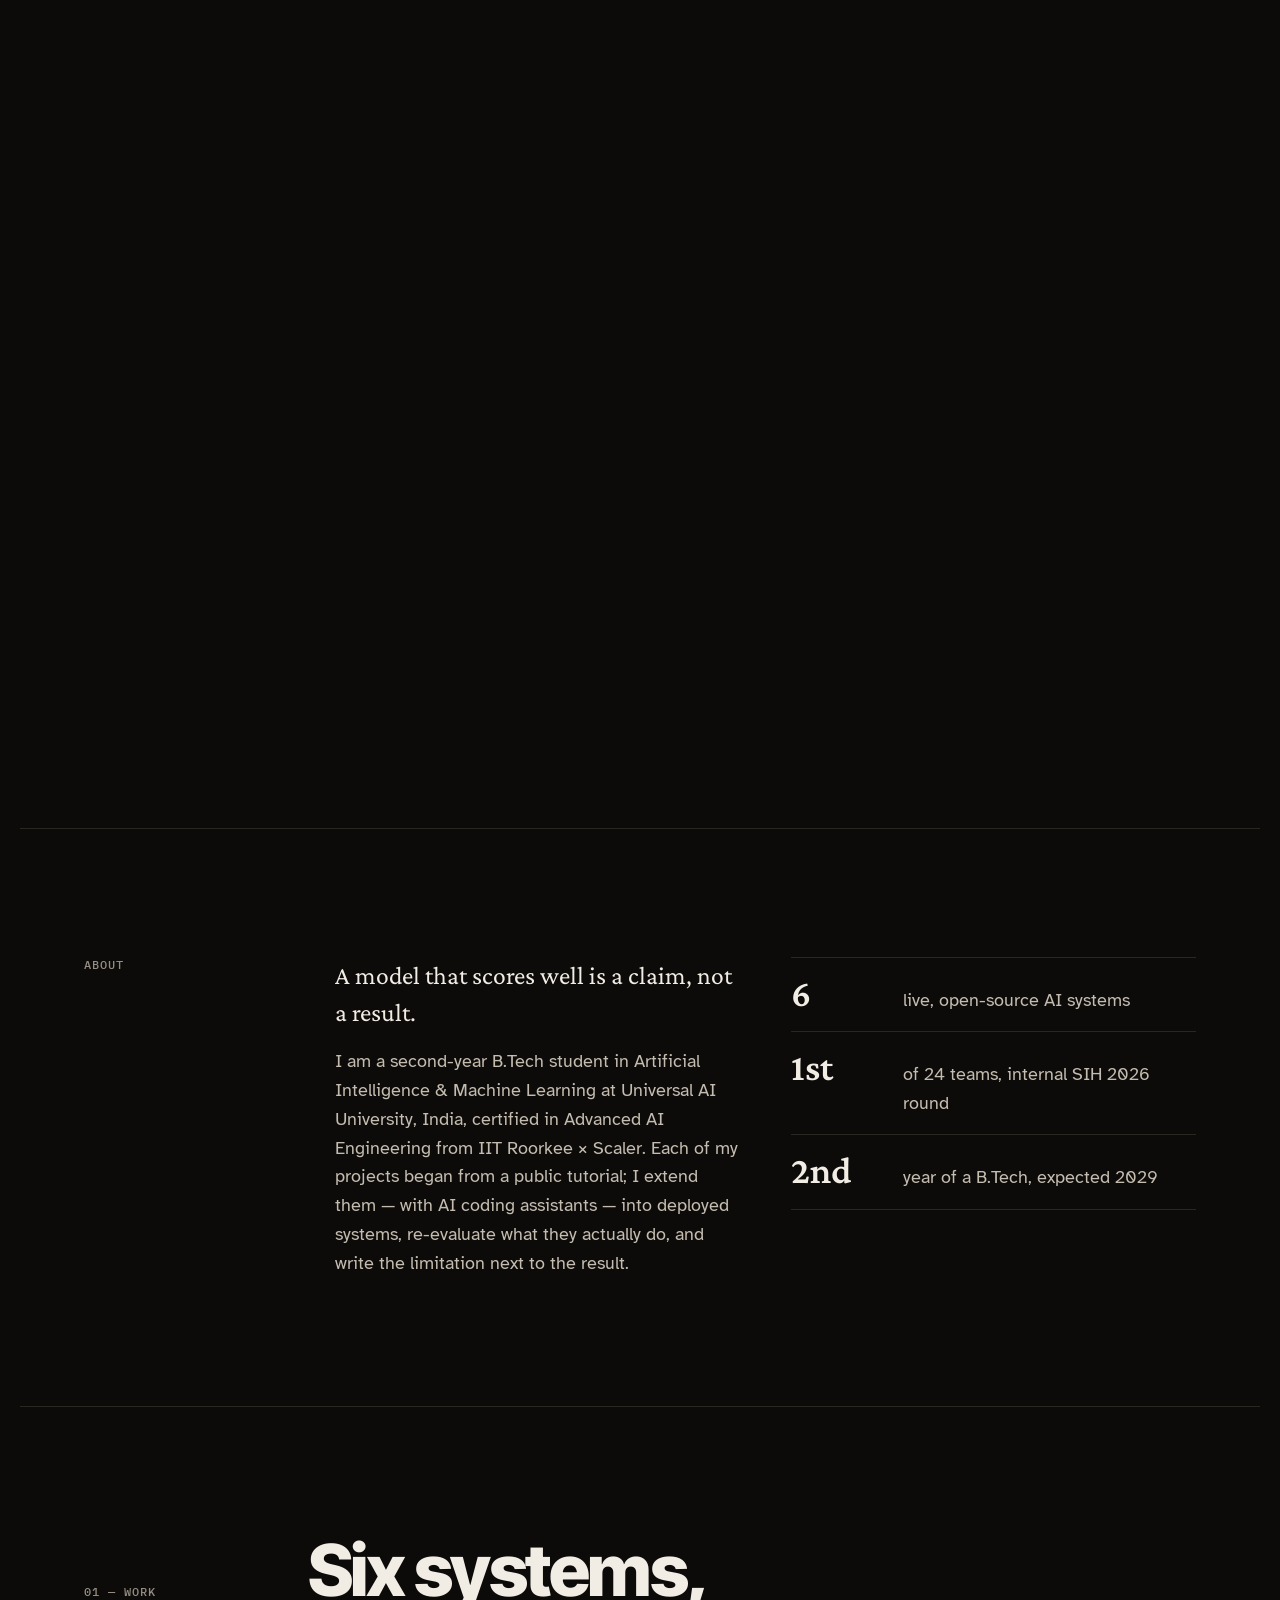
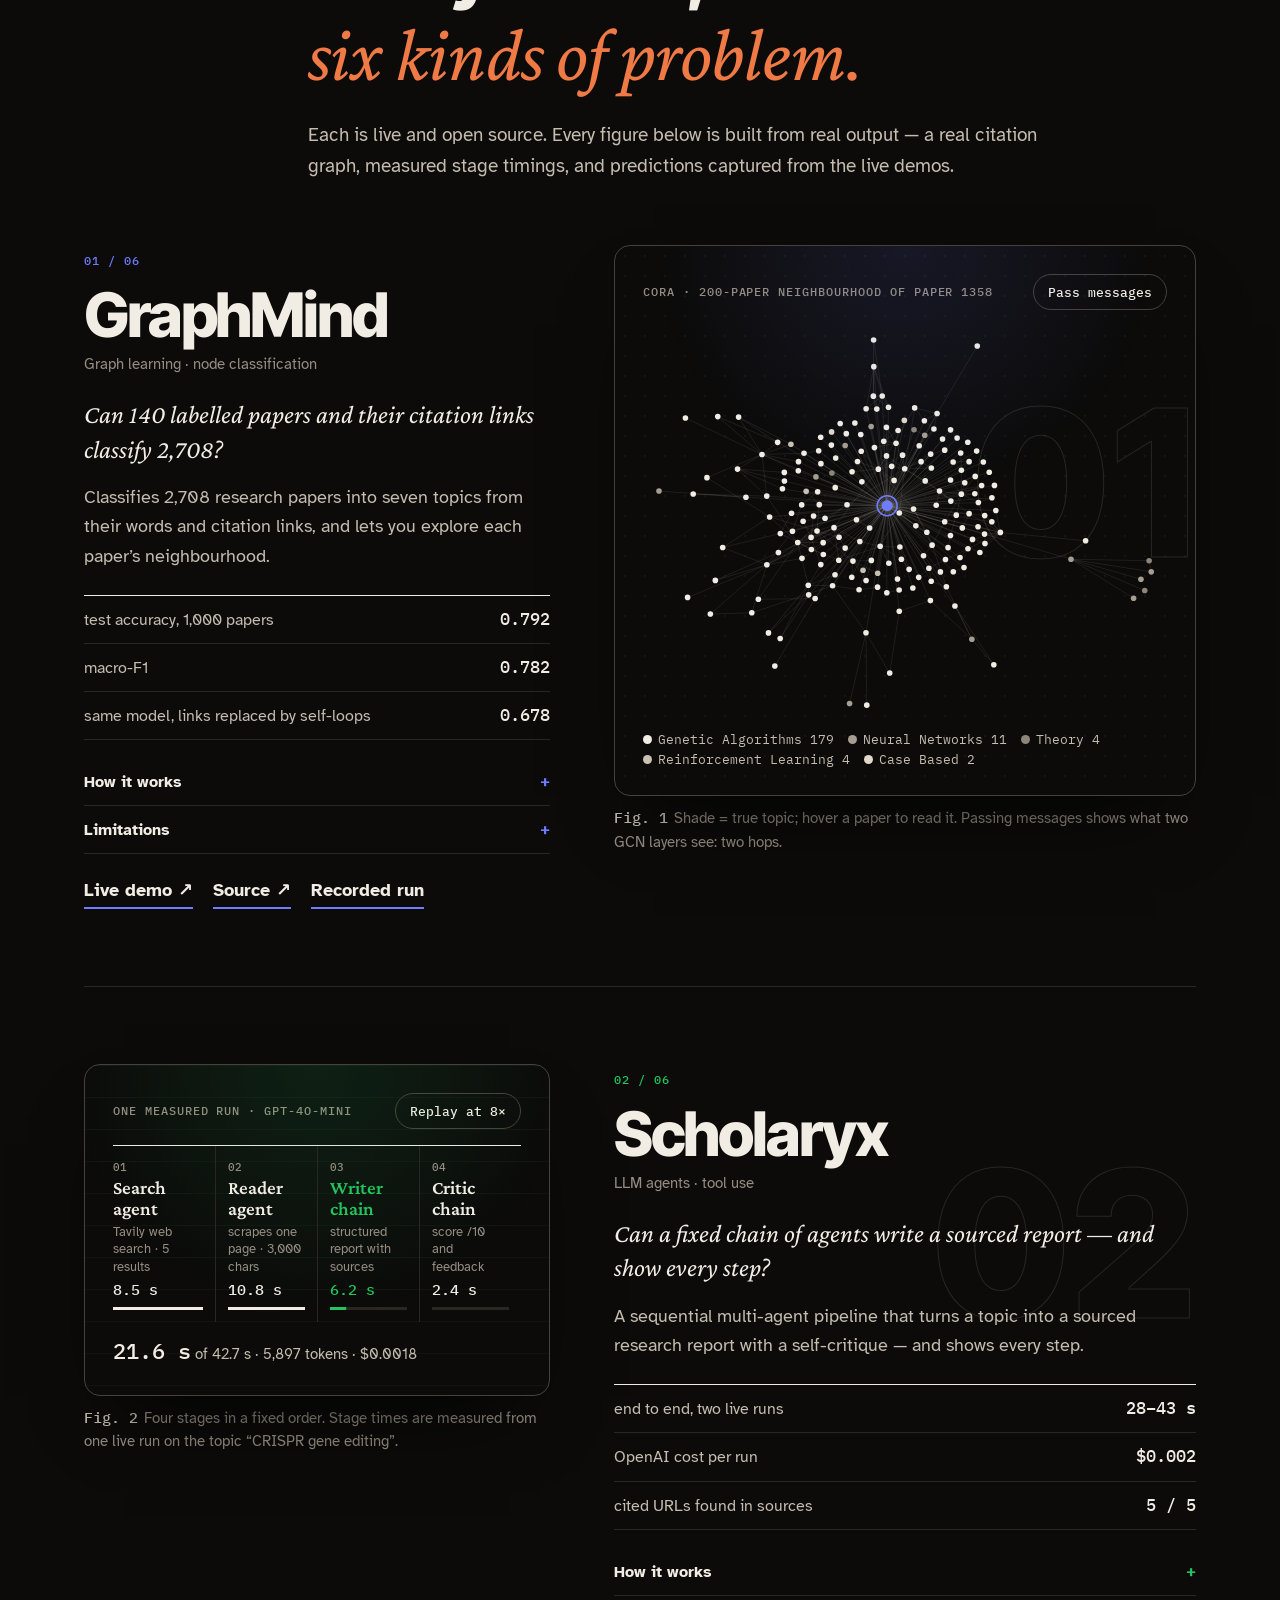
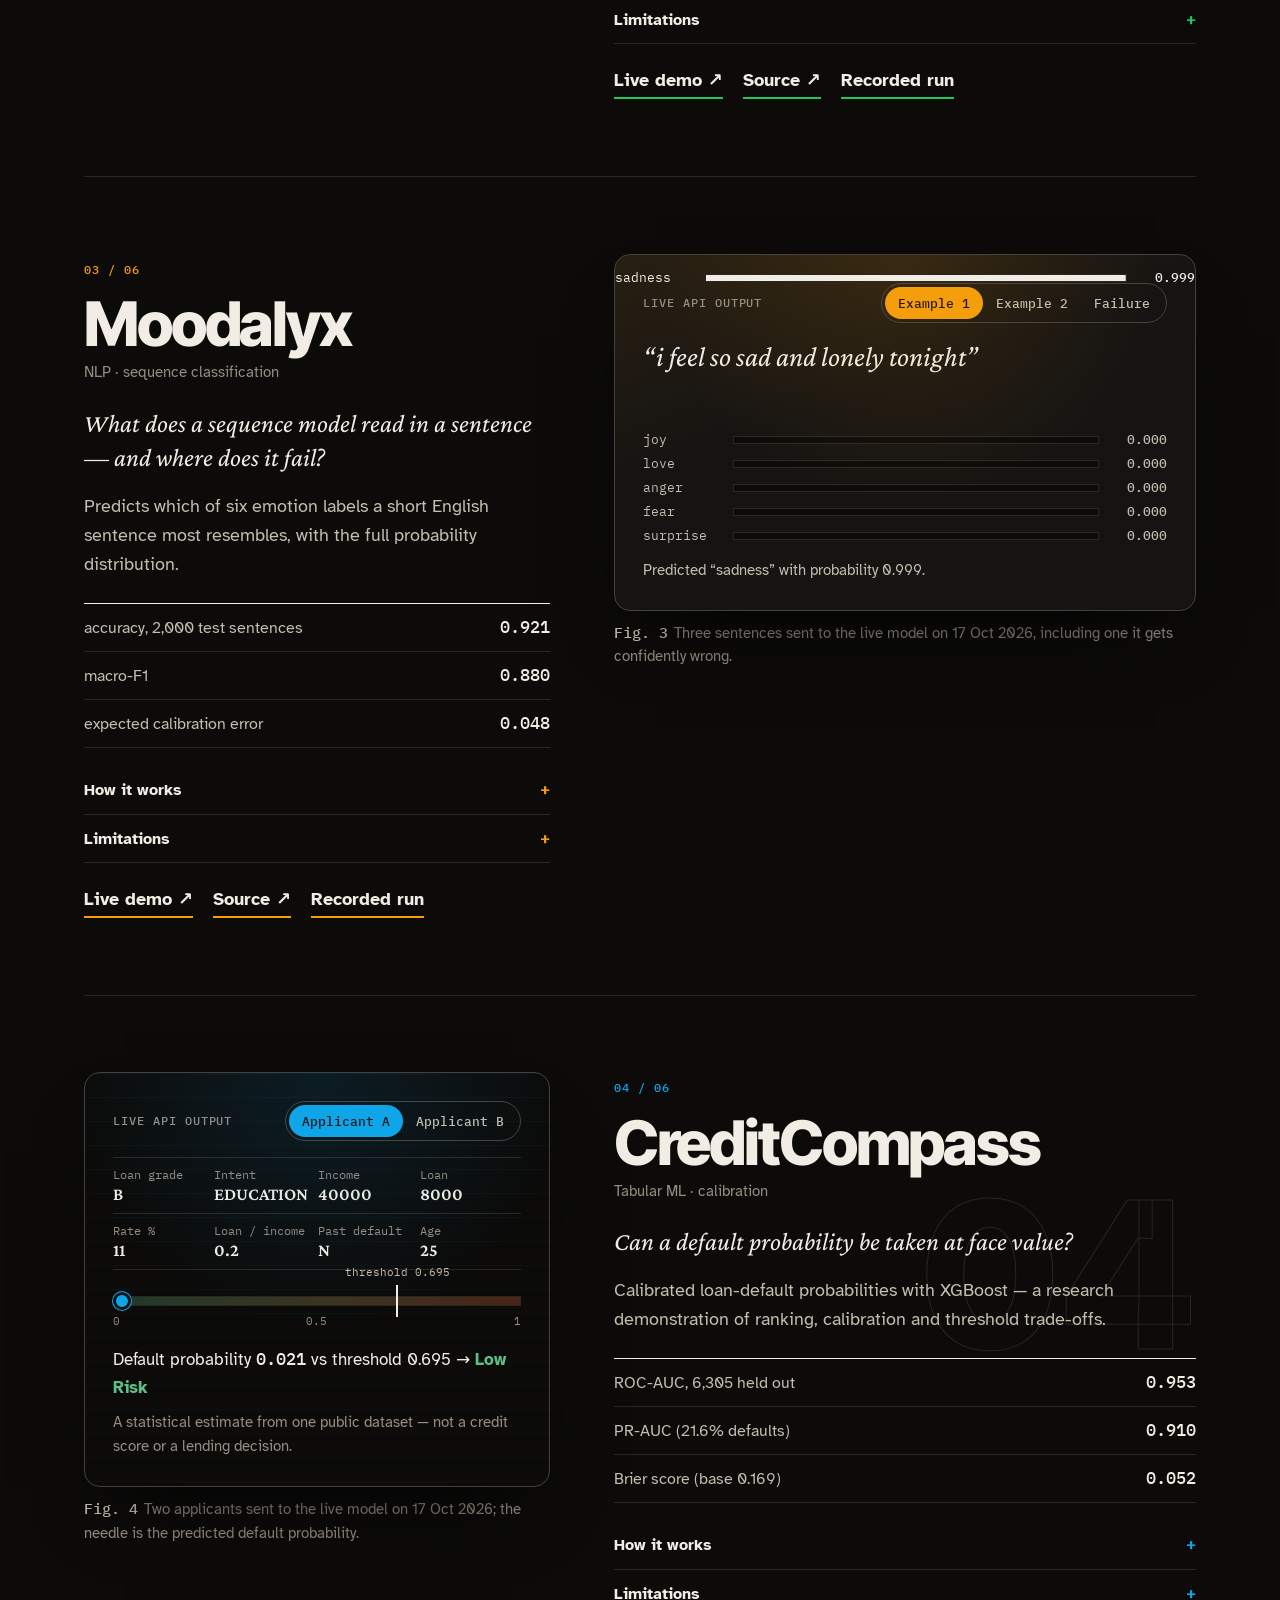
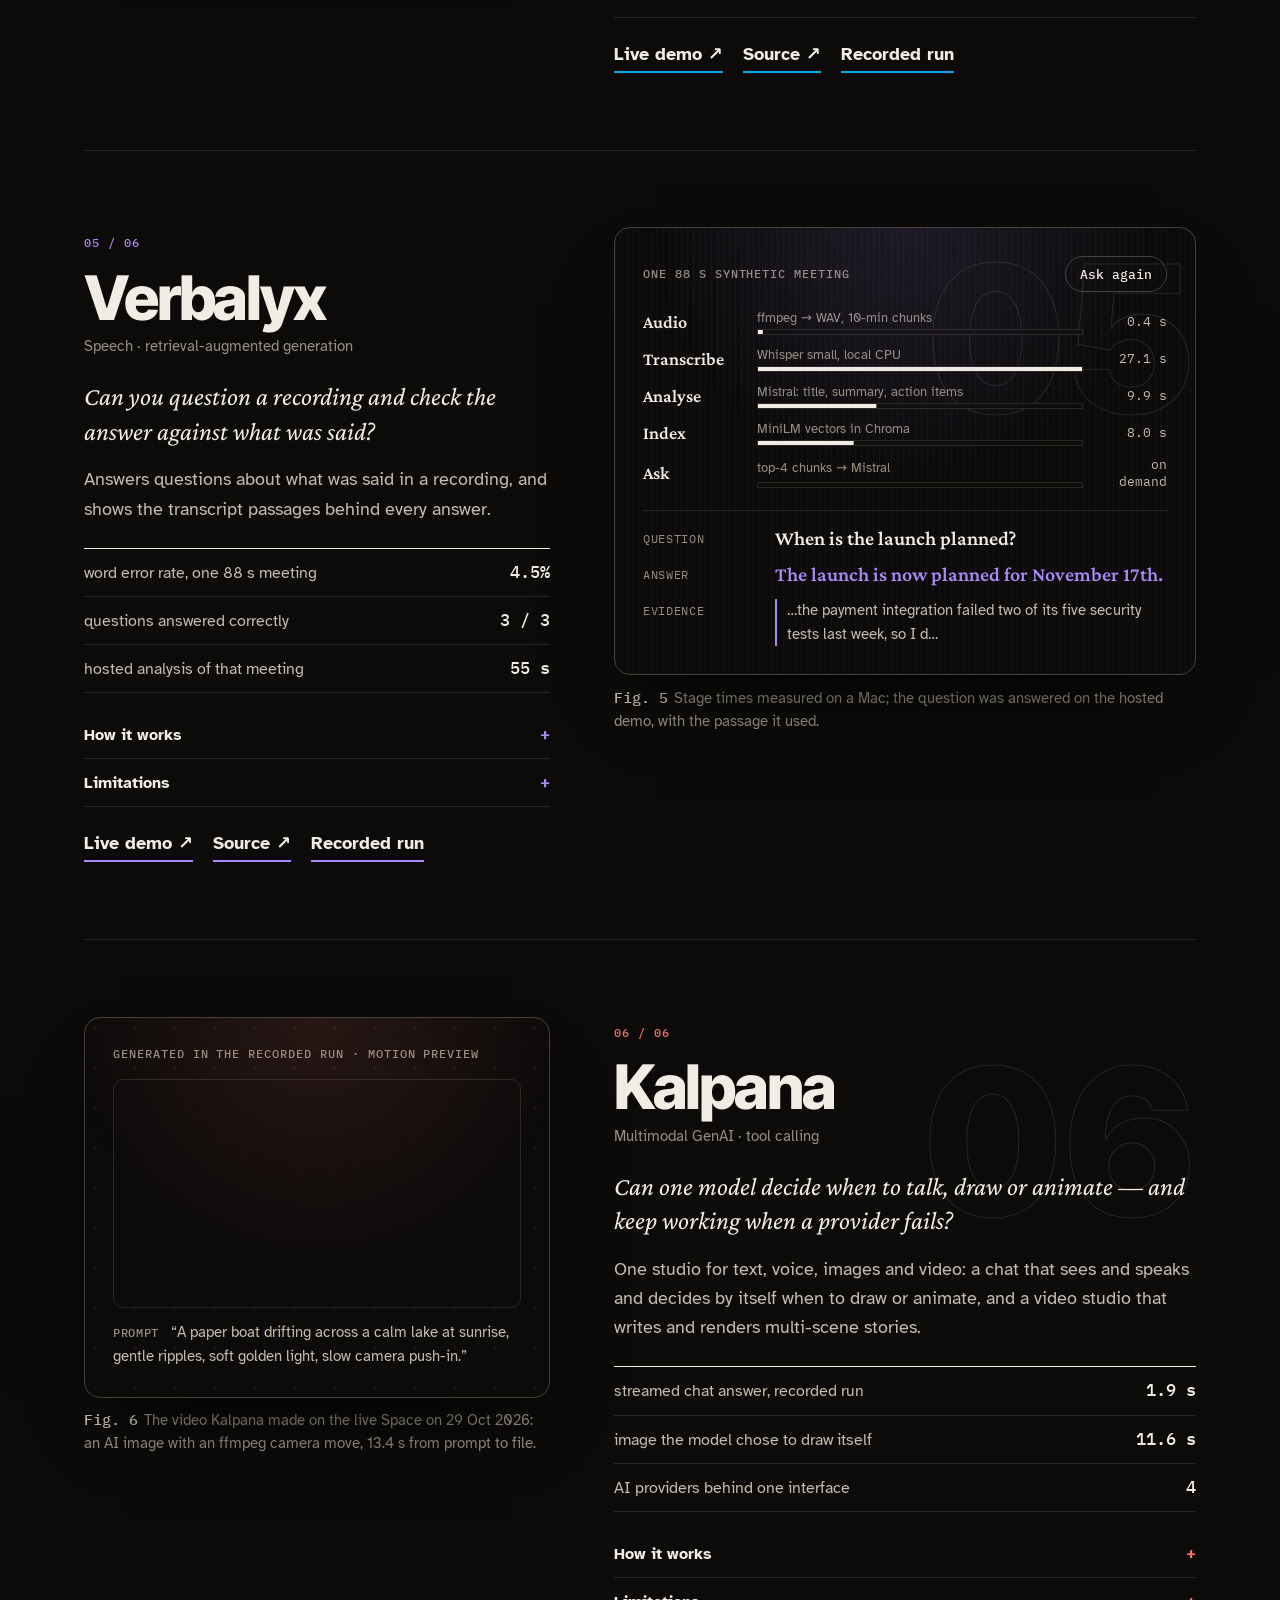
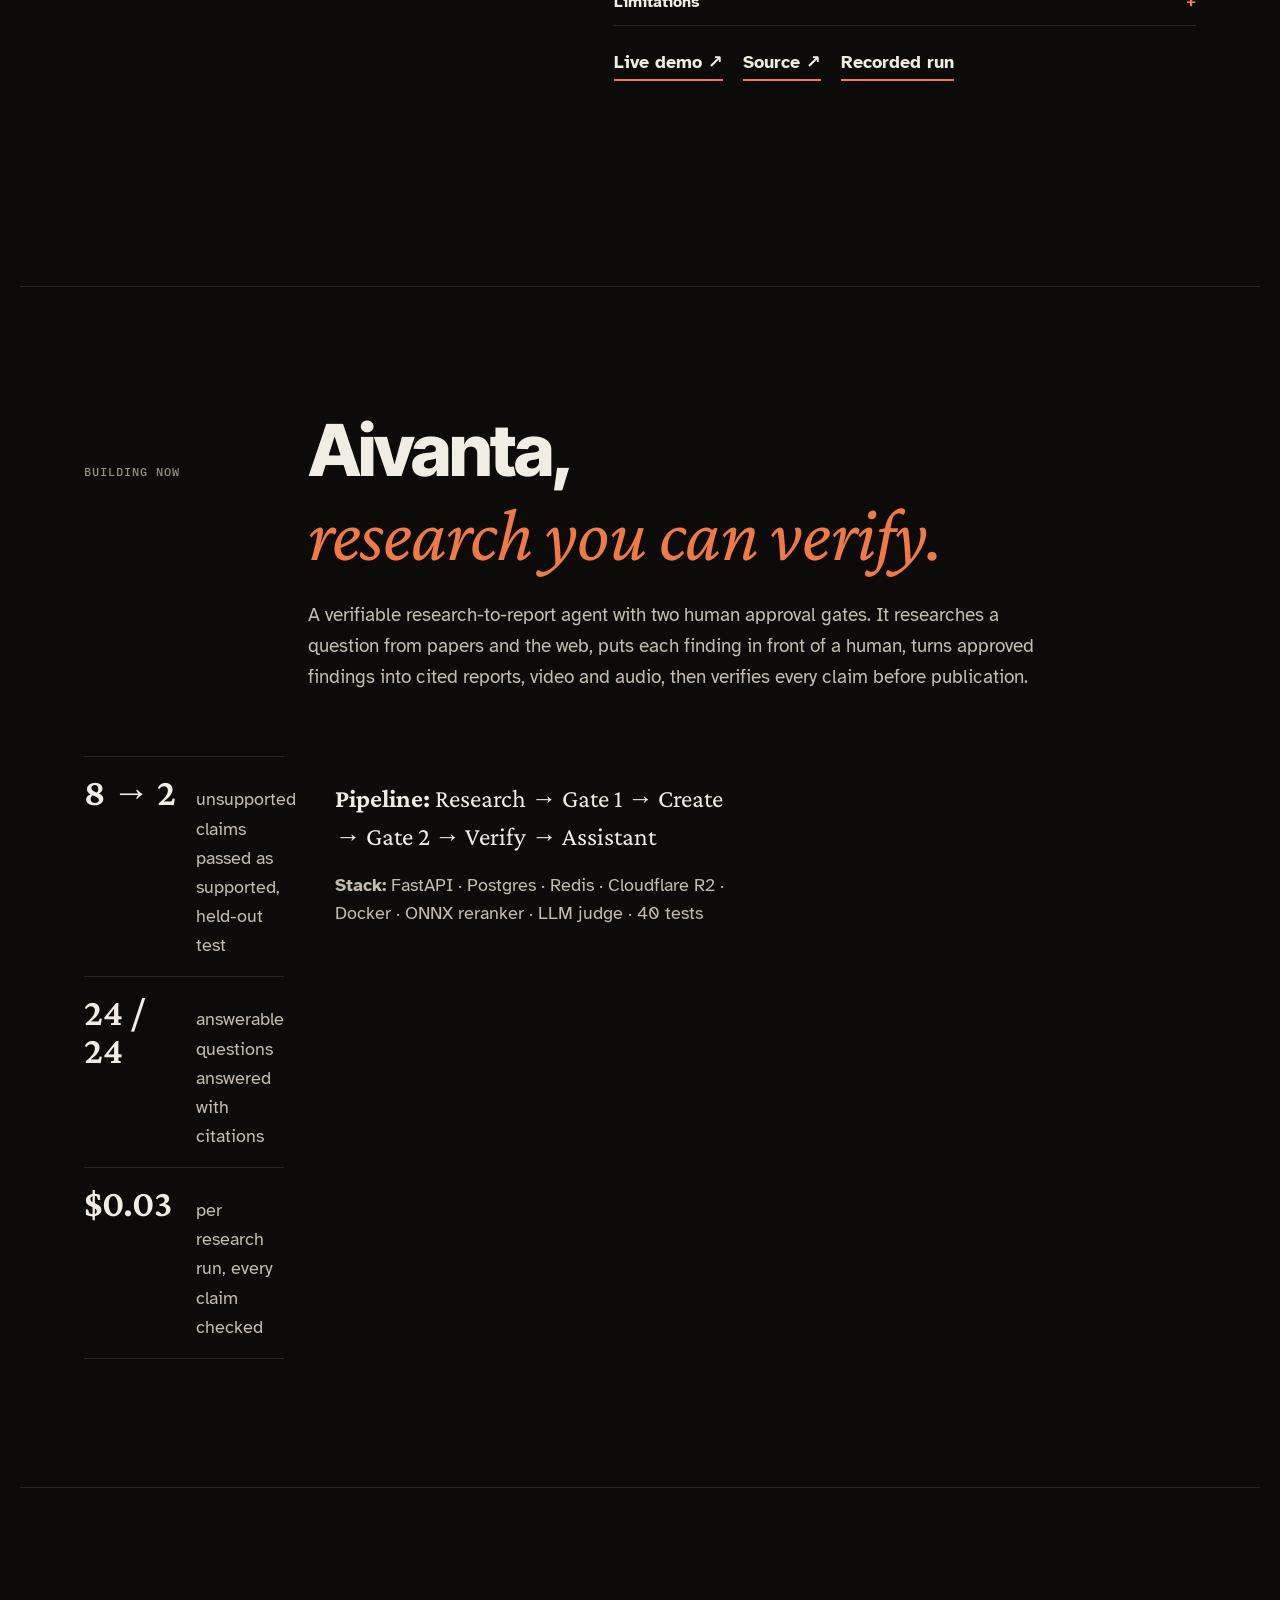
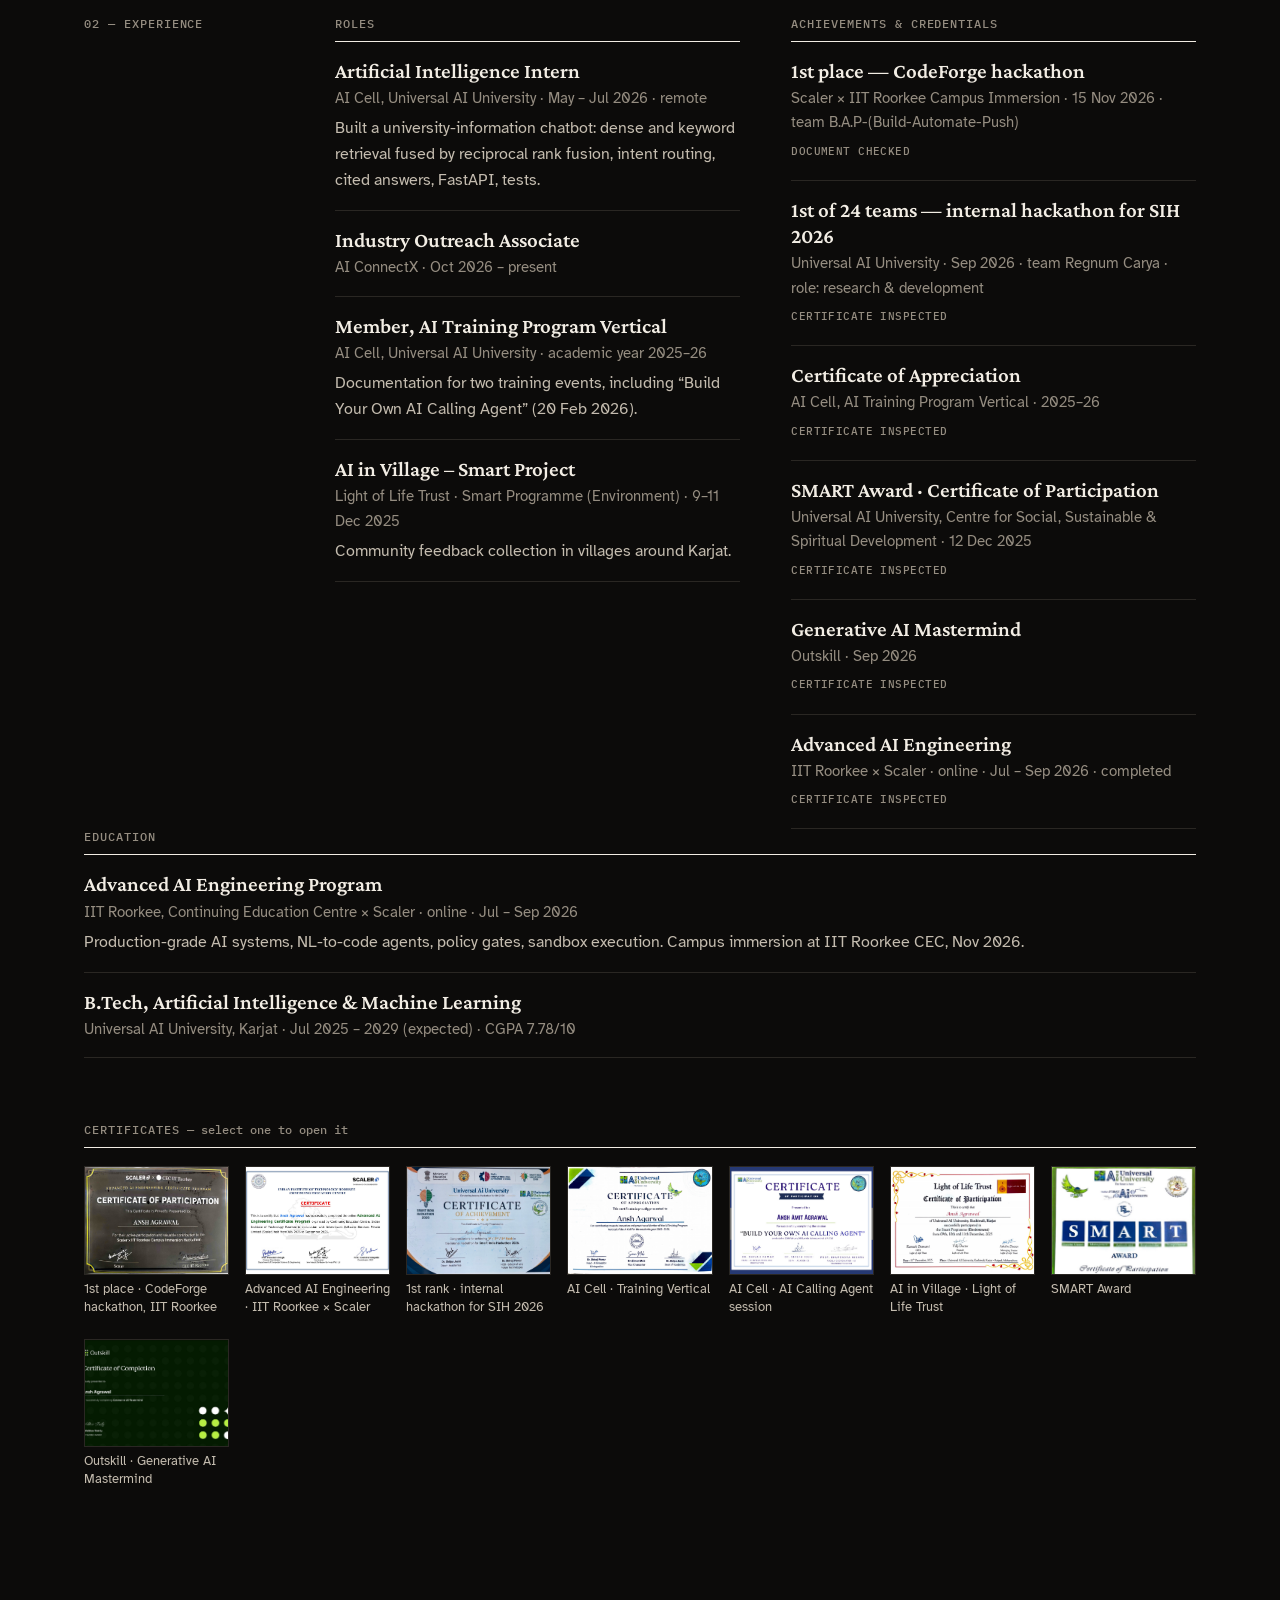
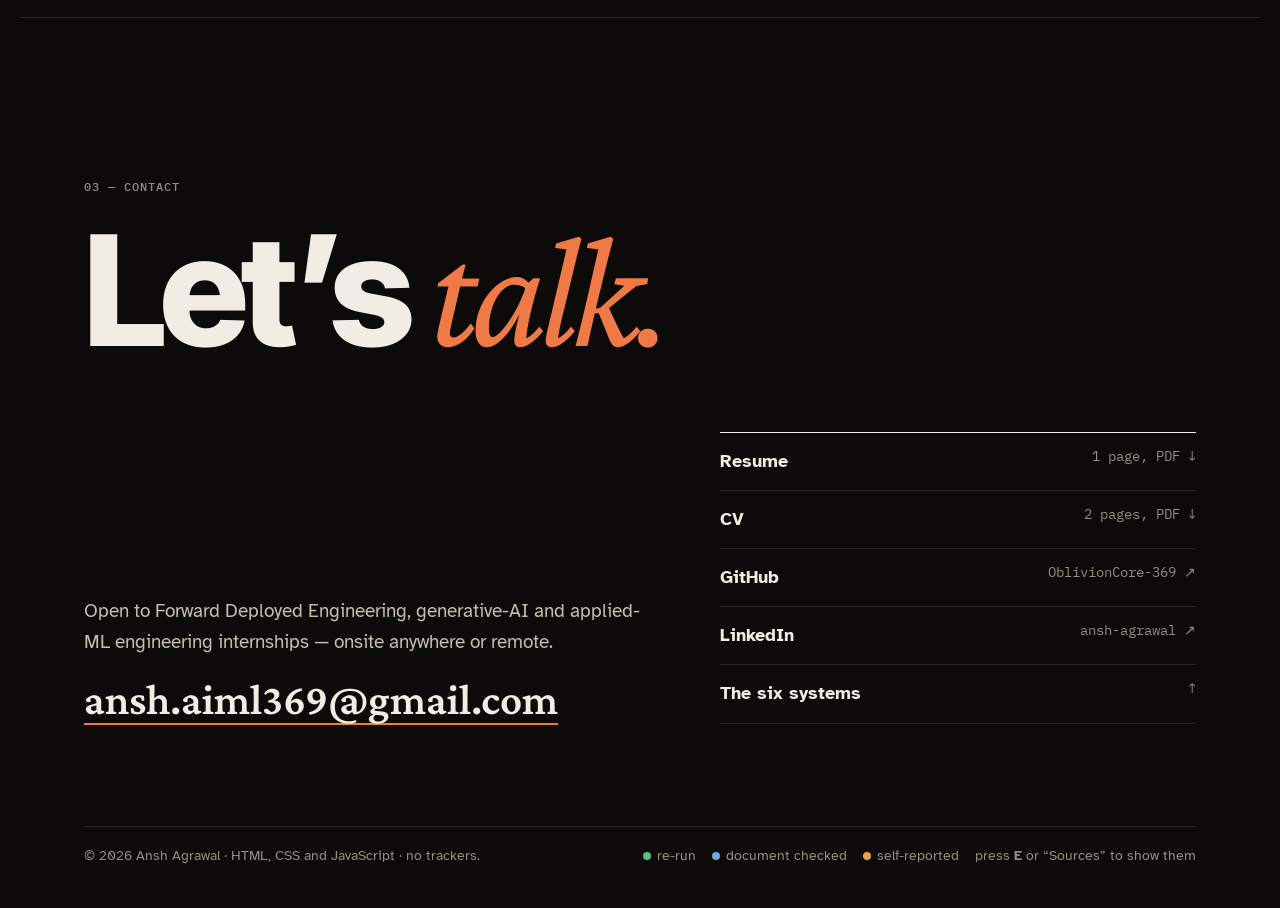
<file: projects/kalpana.html>
<!doctype html>
<html lang="en"><head><meta charset="utf-8"><meta name="viewport" content="width=device-width, initial-scale=1">
<title>Ansh Agrawal</title><meta name="robots" content="noindex">
<meta http-equiv="refresh" content="0; url=/#p-kalpana"><script>location.replace("/#p-kalpana");</script></head>
<body><p><a href="/#p-kalpana">Continue to the project</a></p></body></html>
</file>
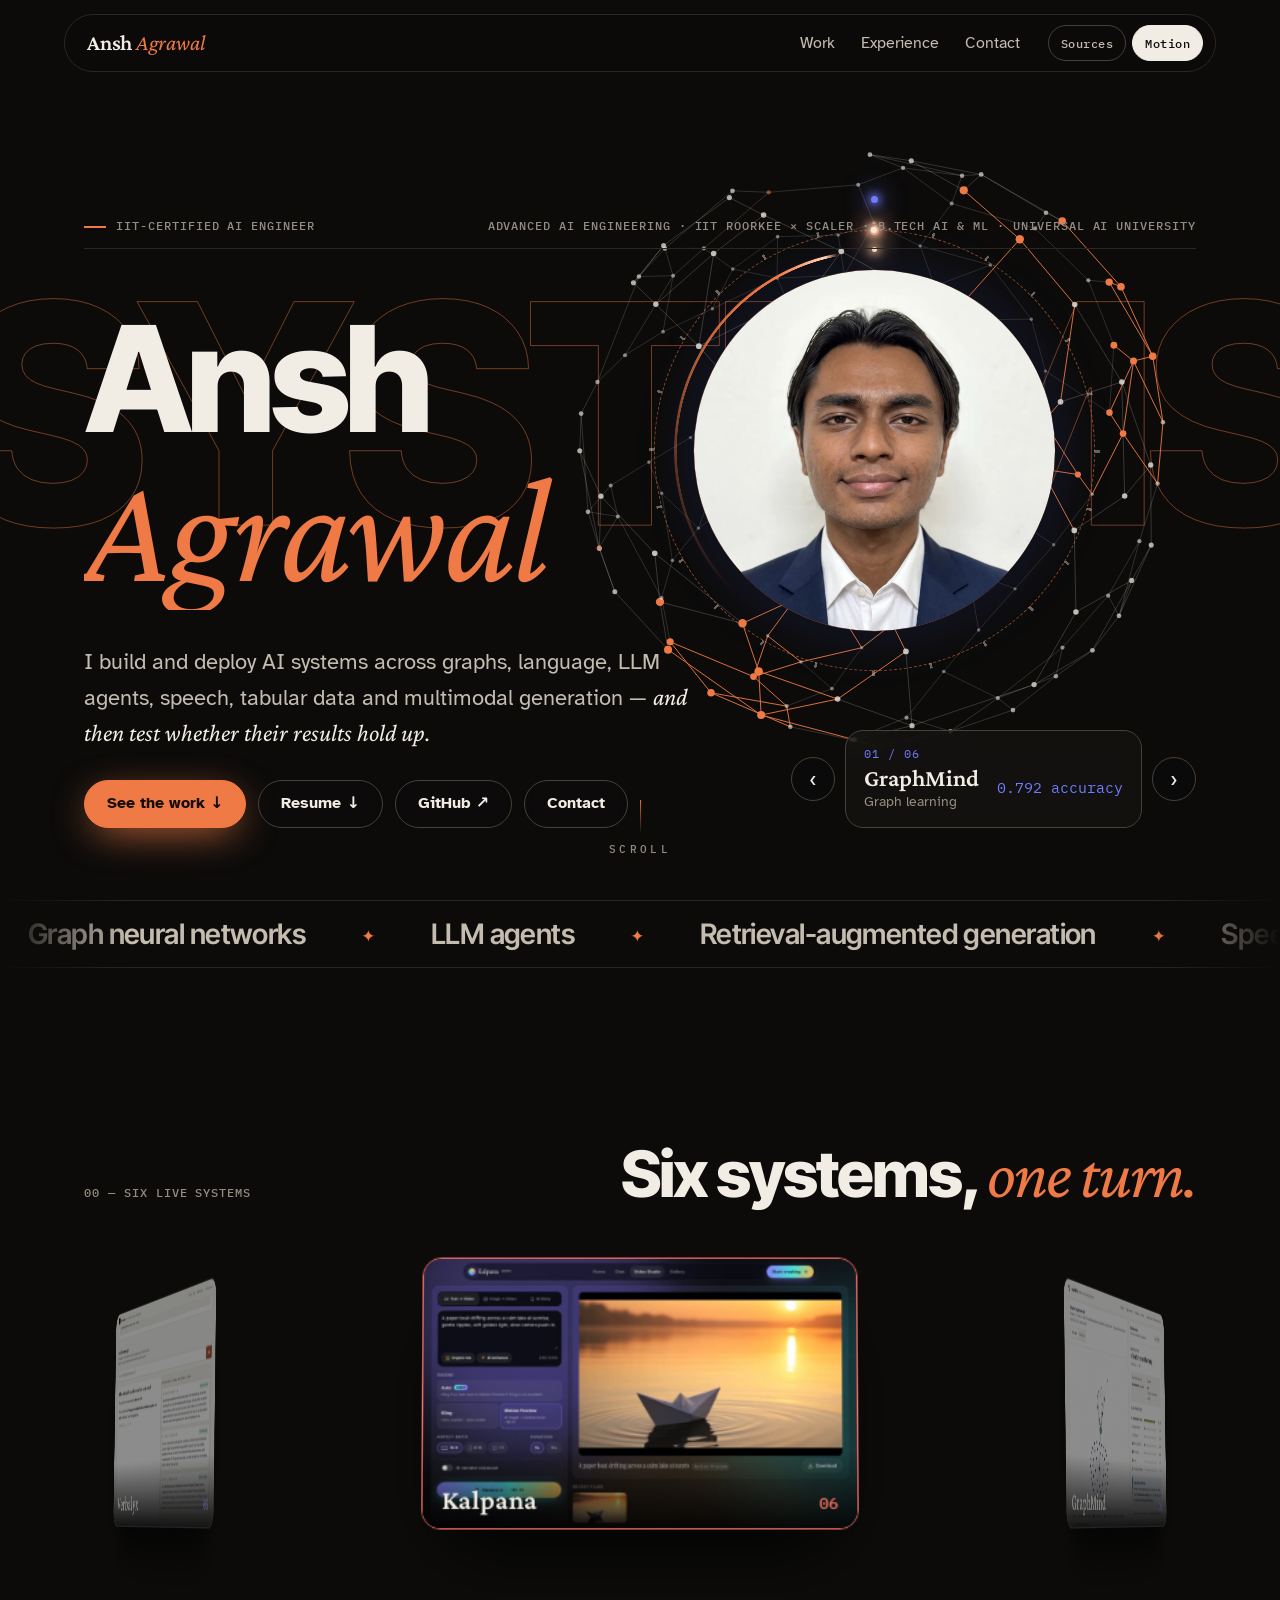
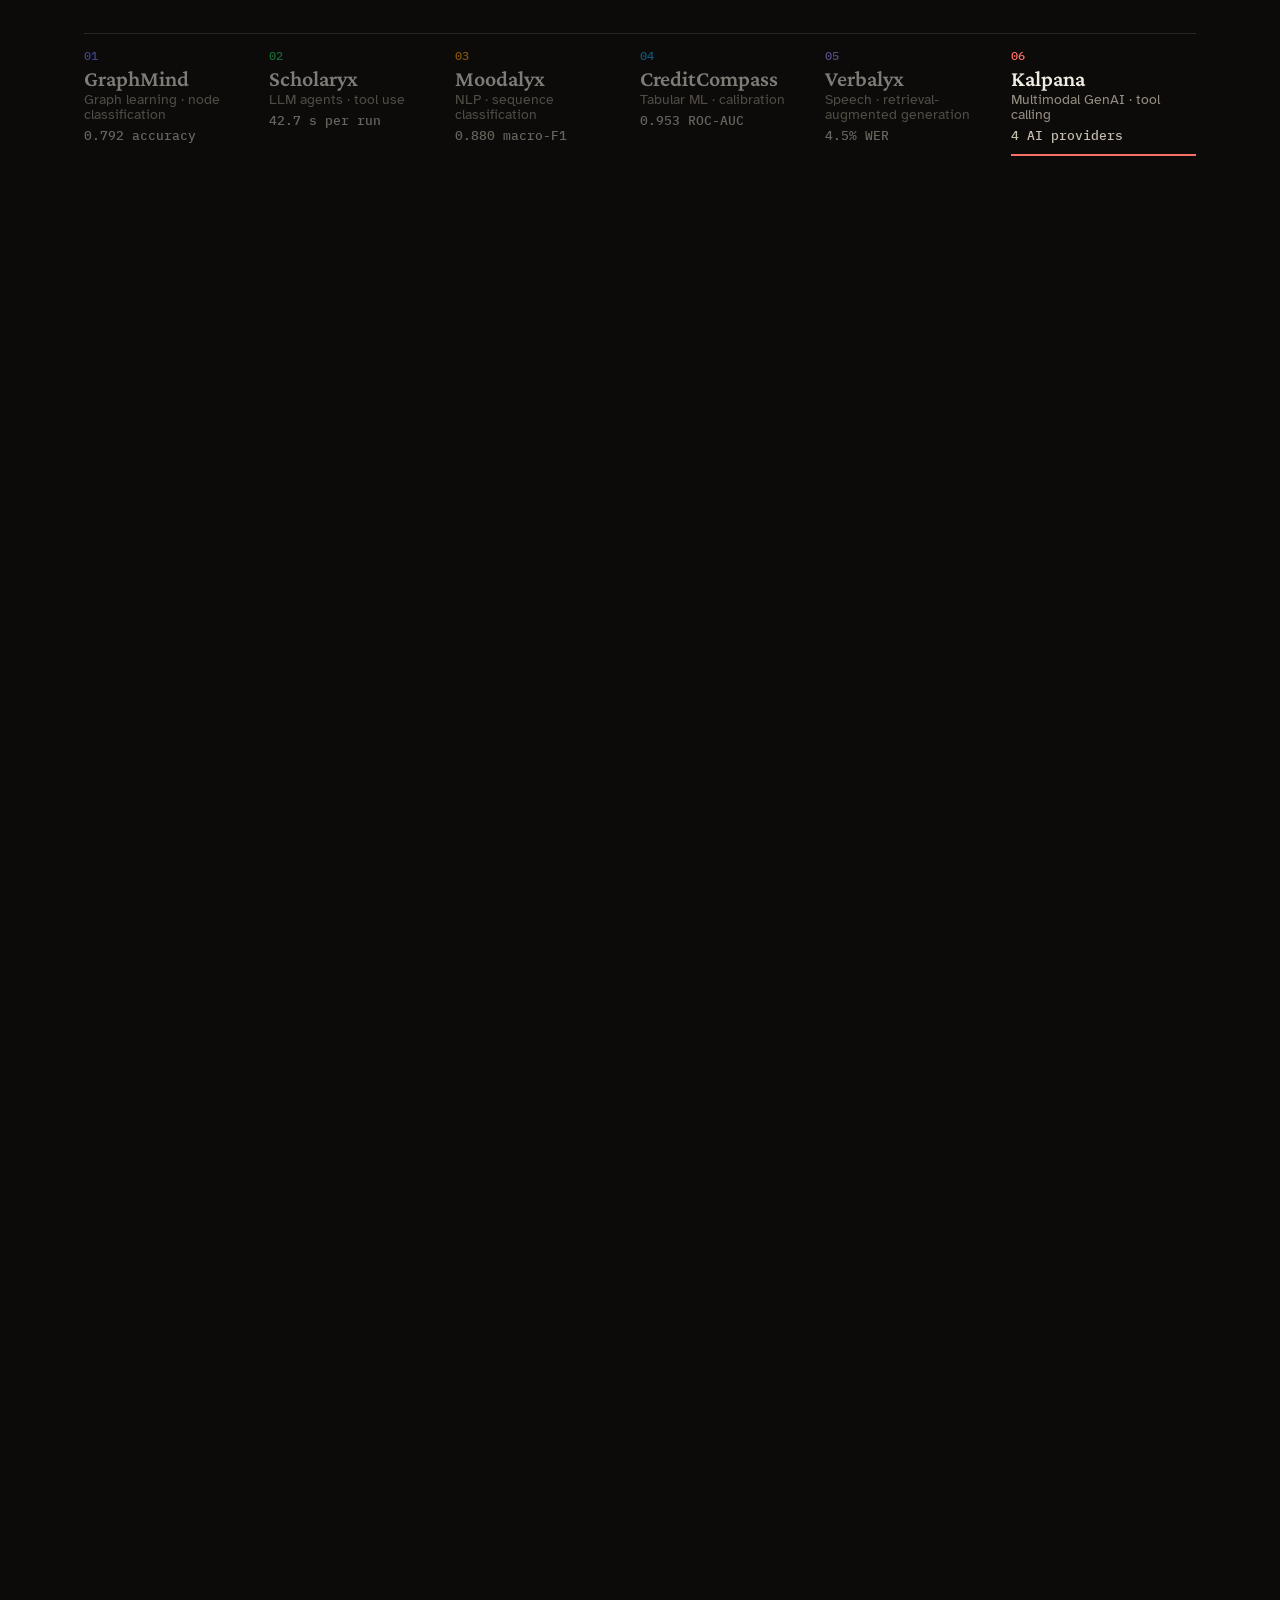
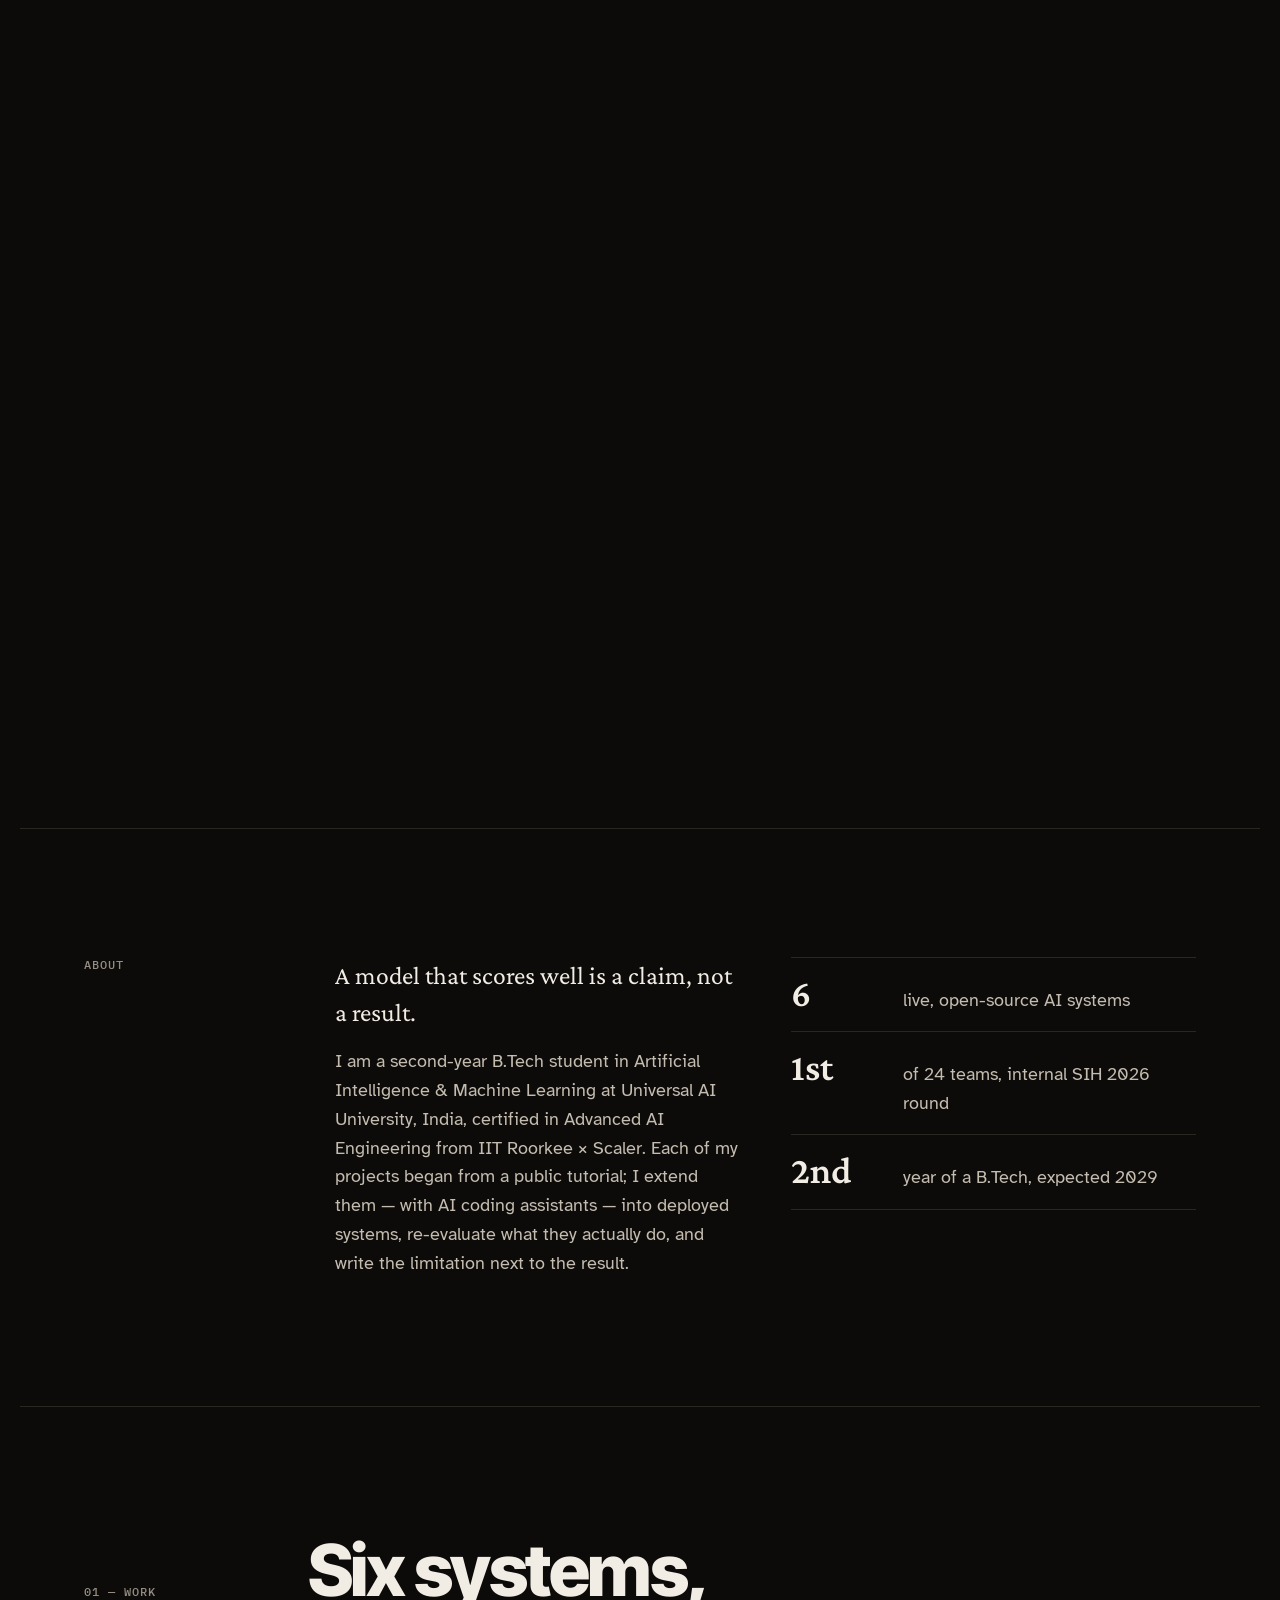
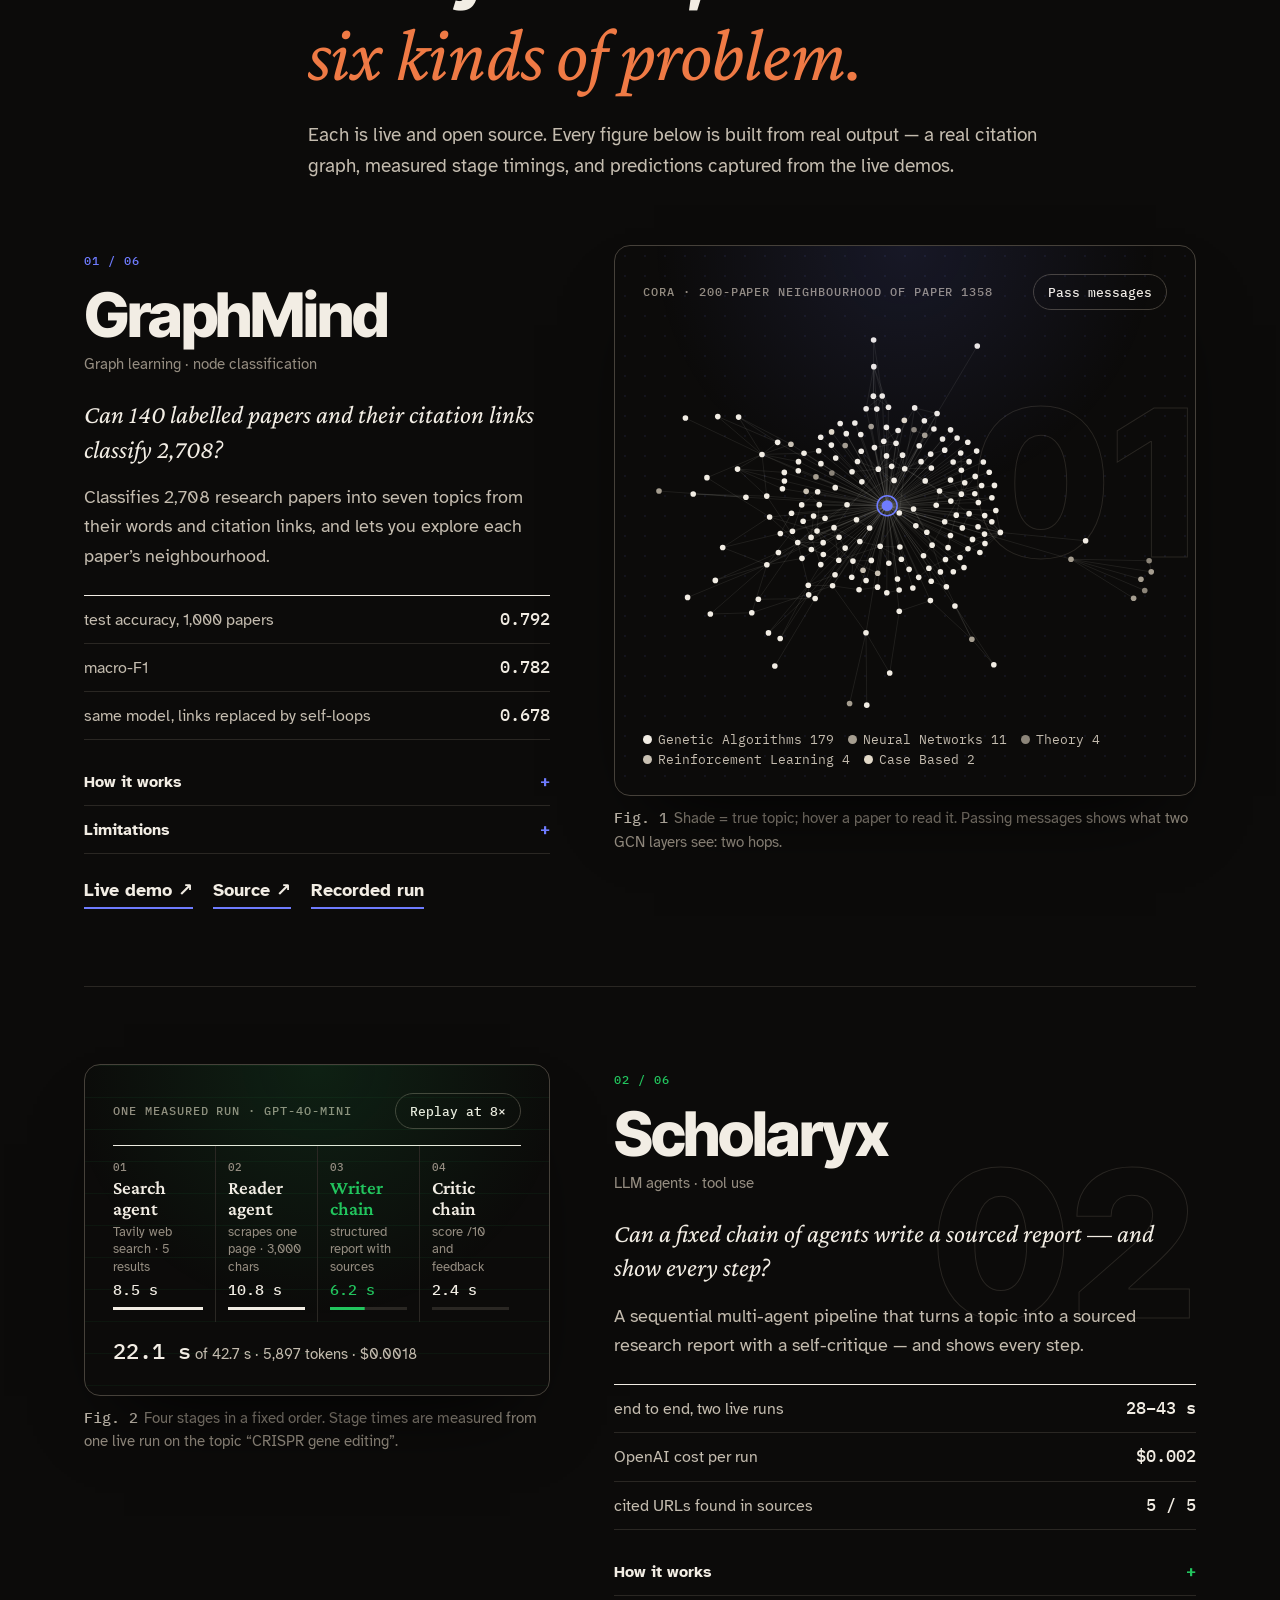
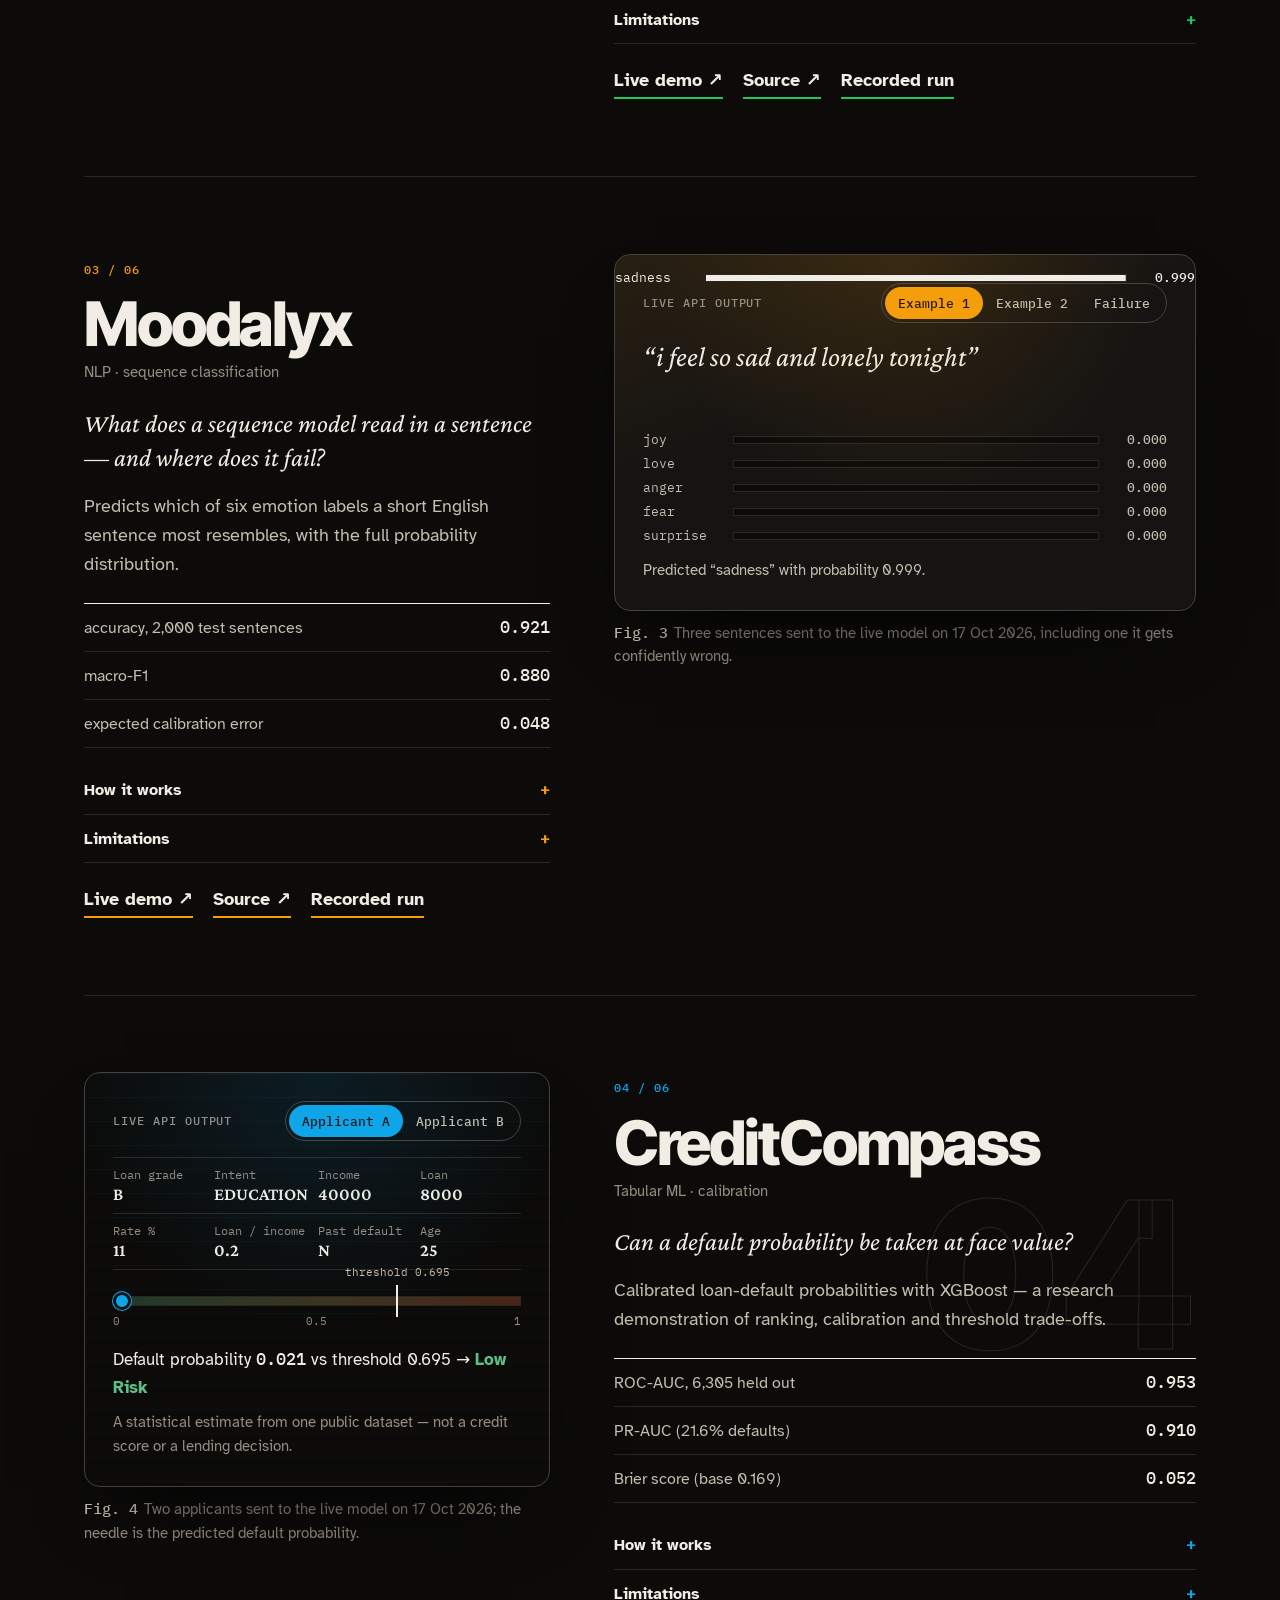
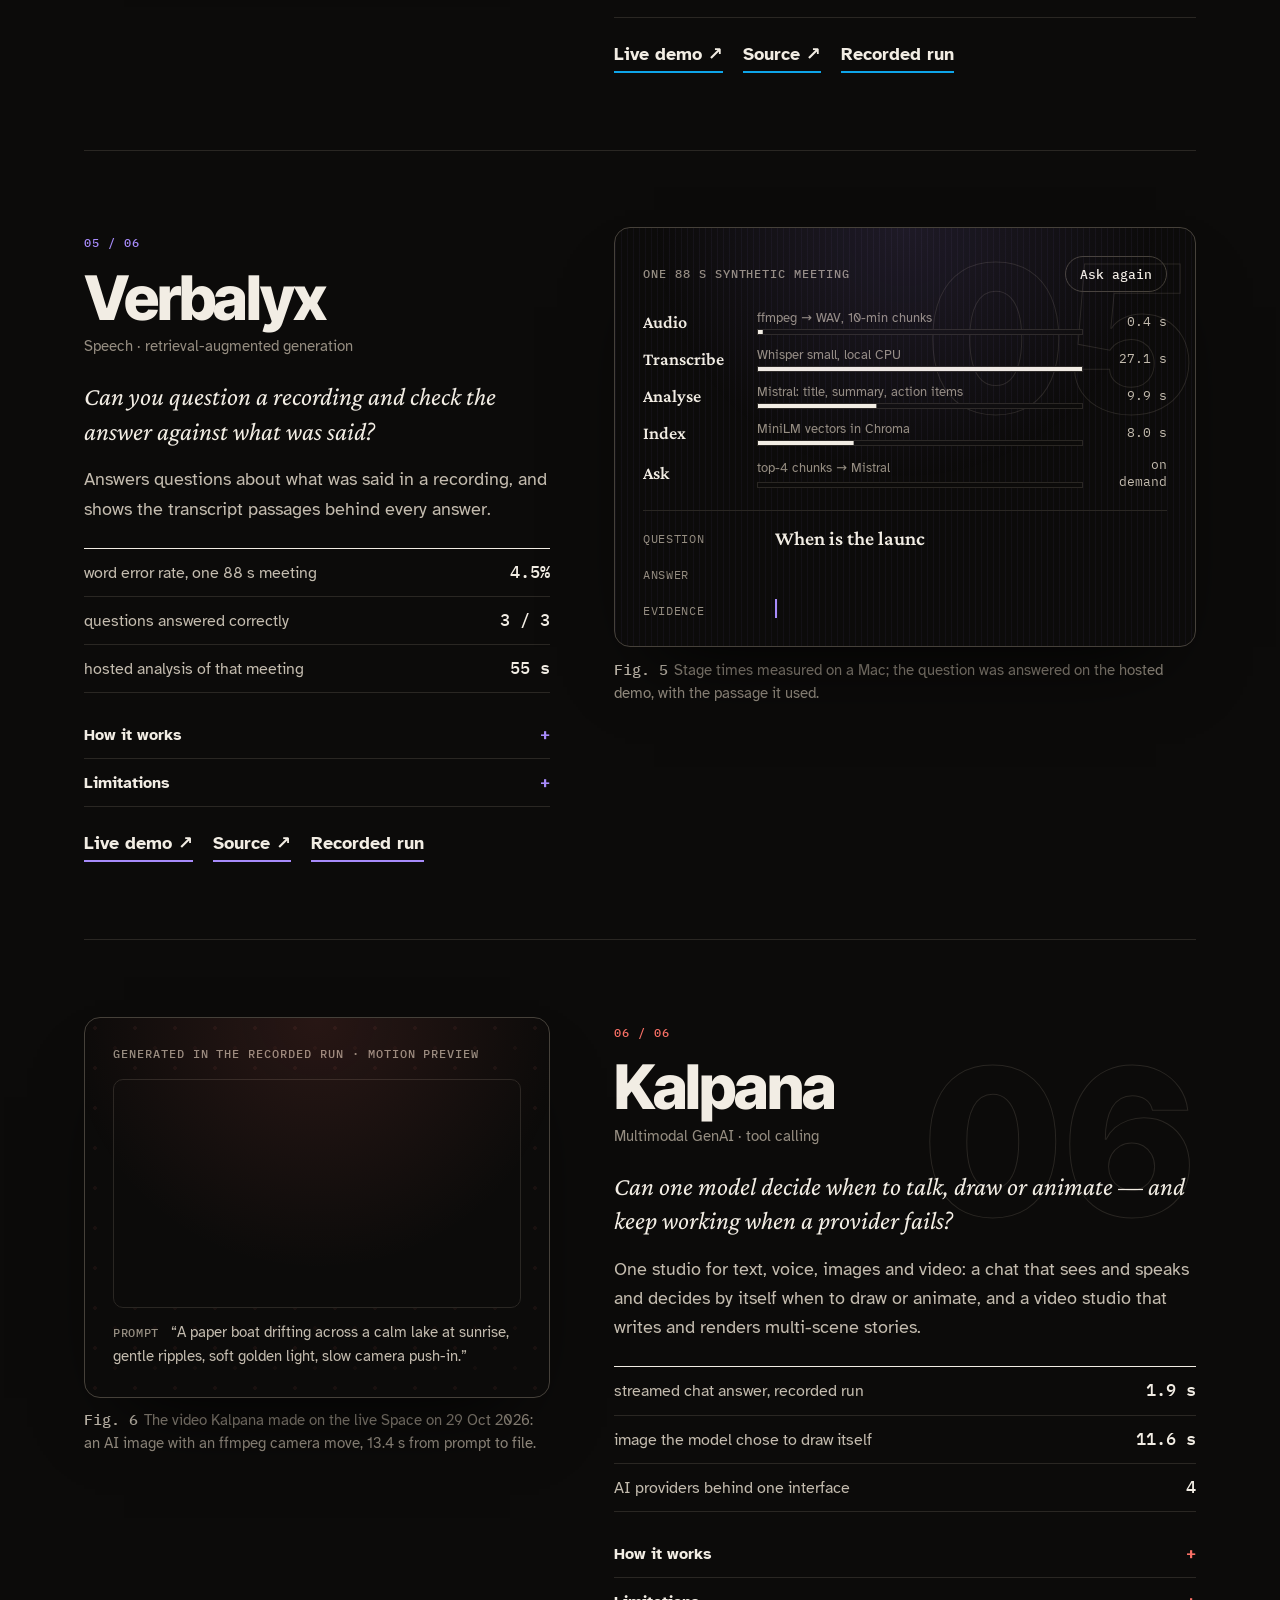
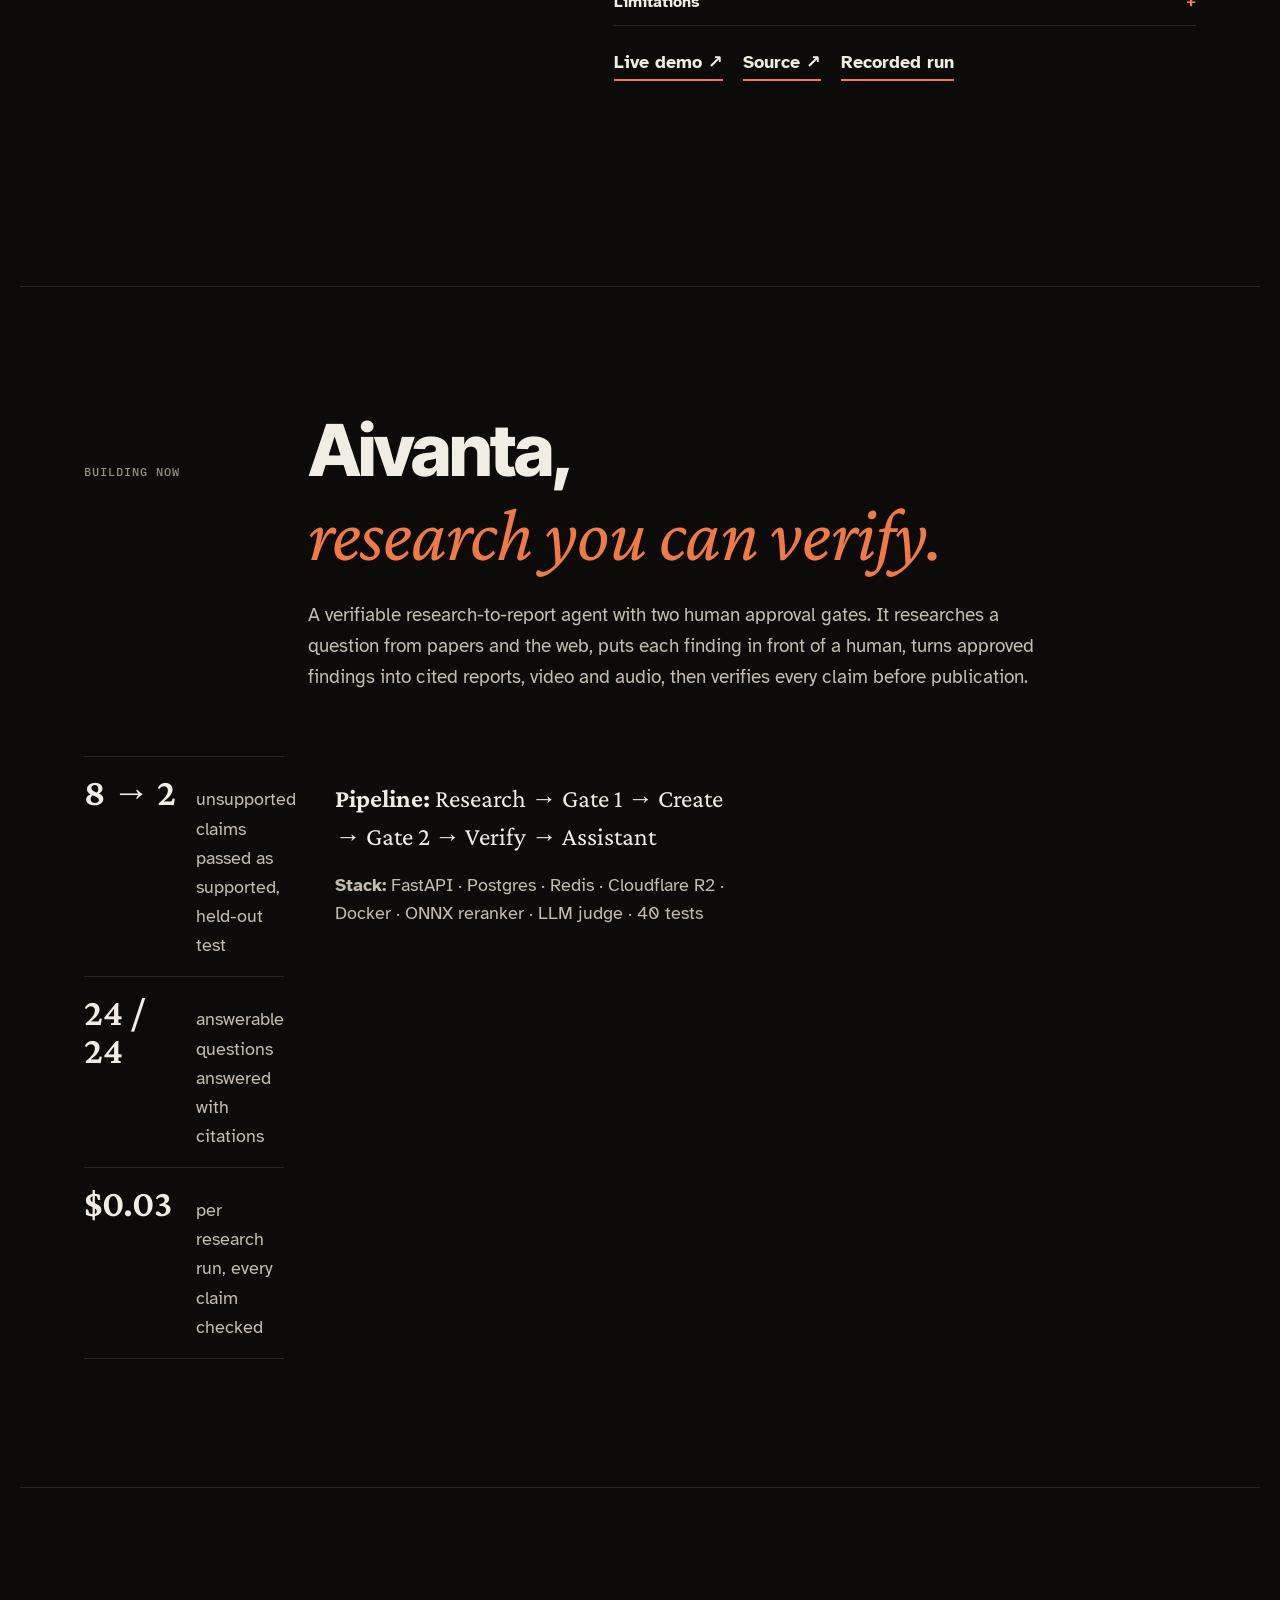
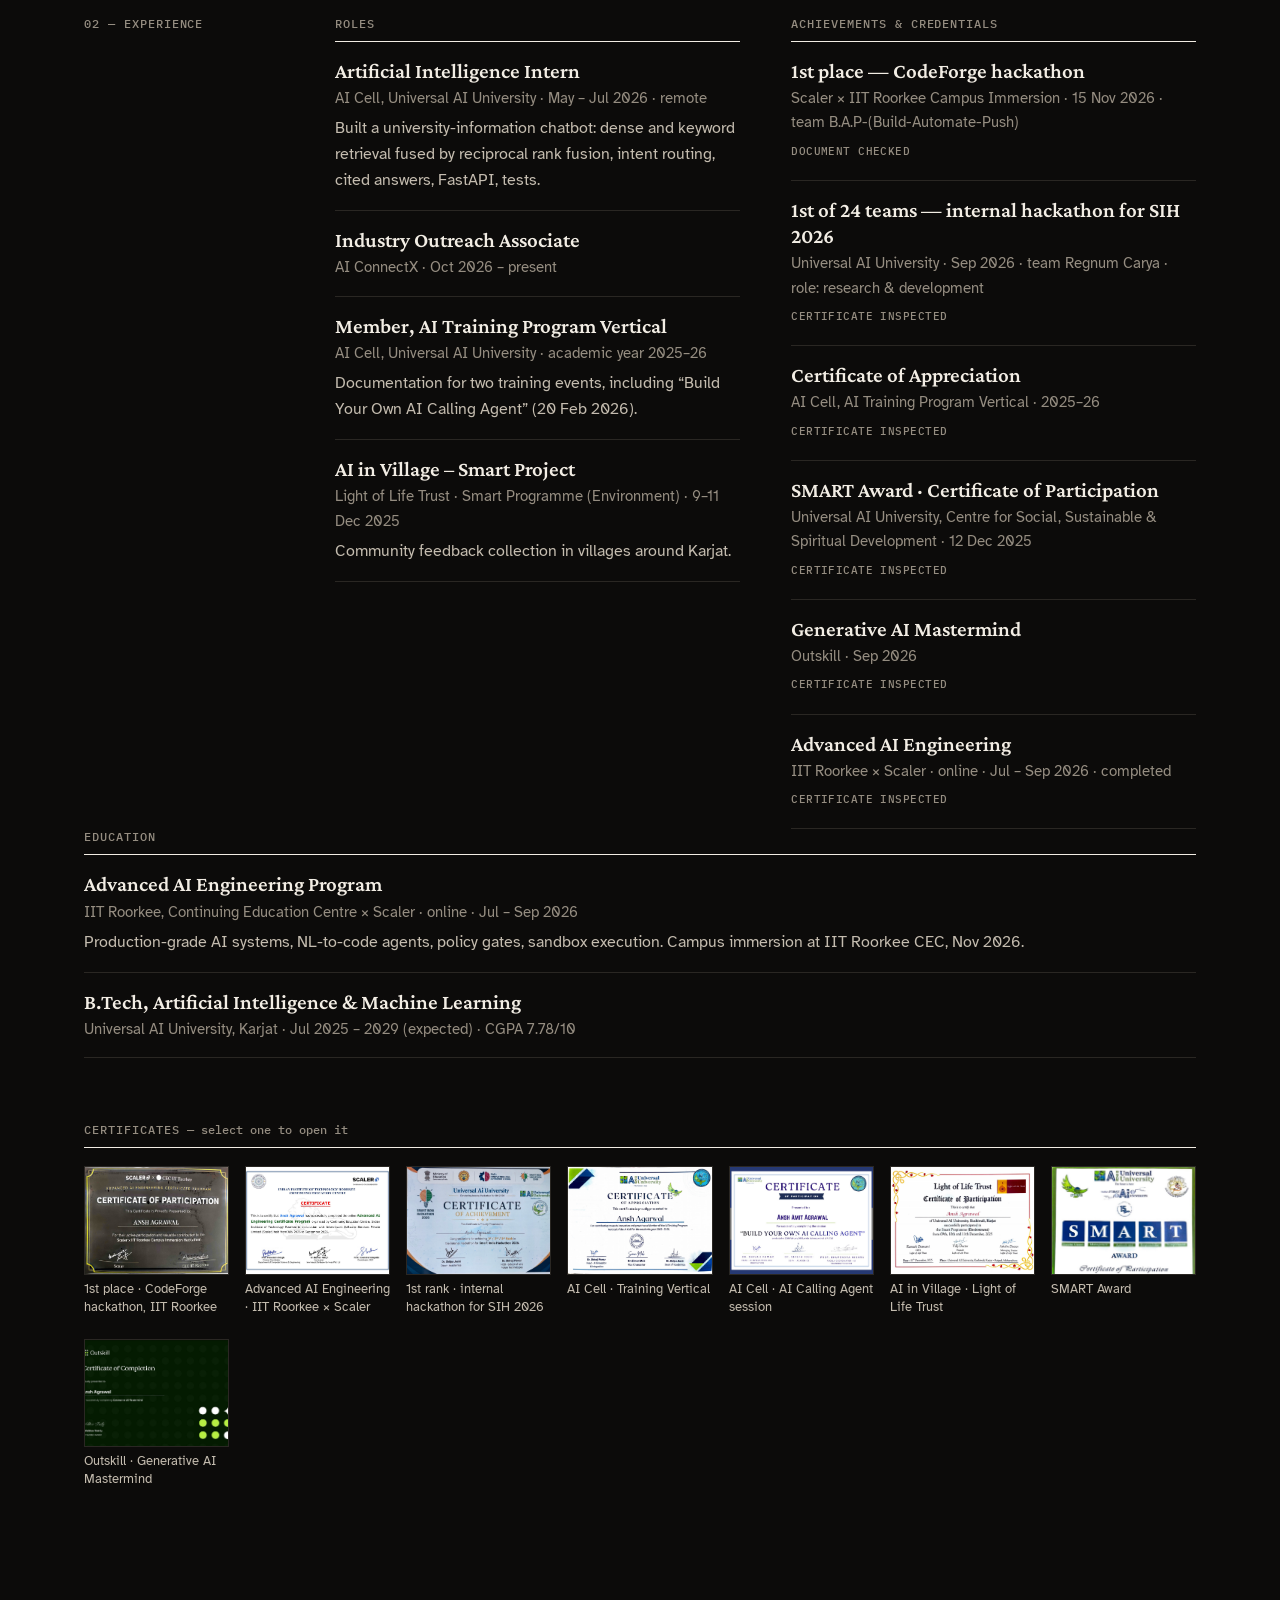
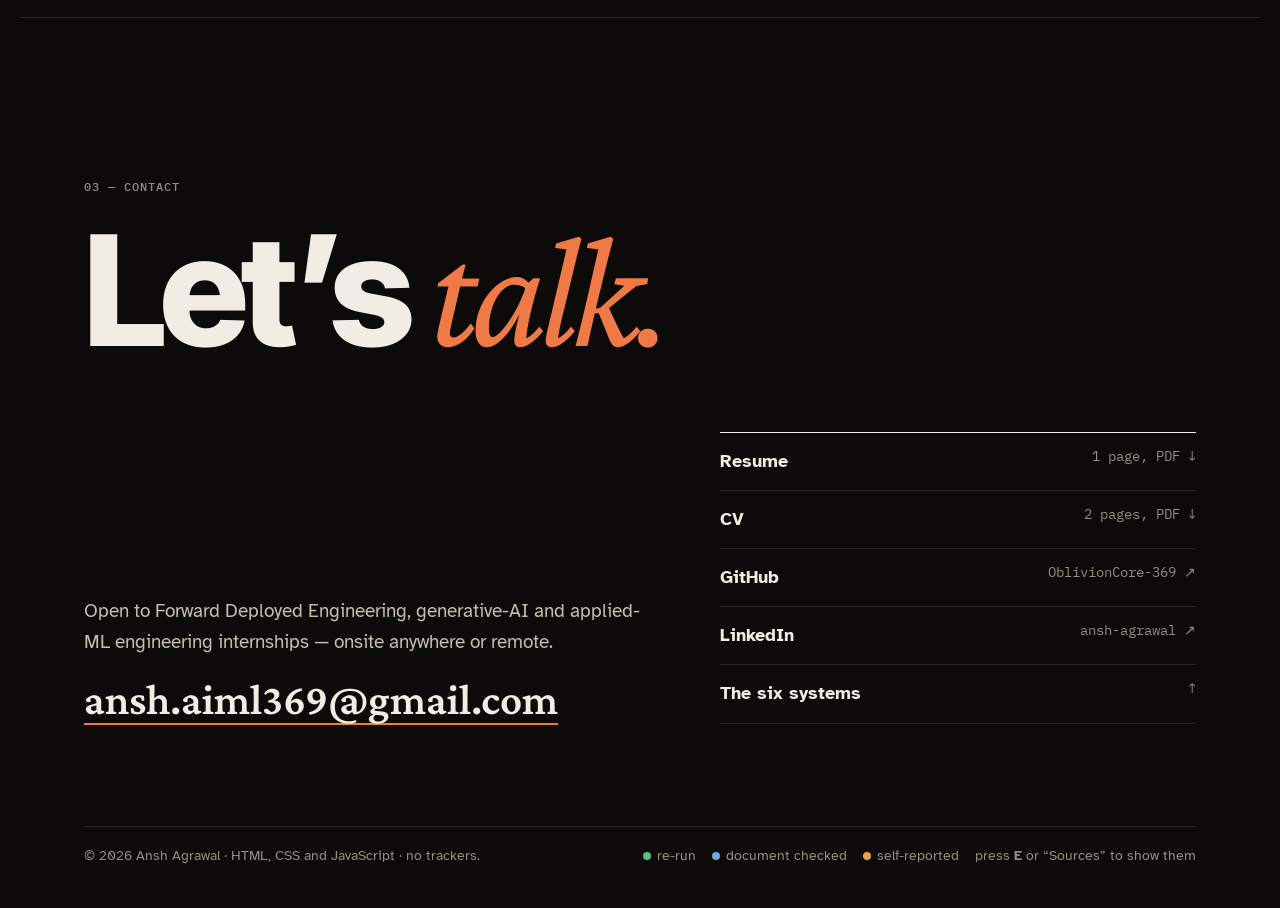
<file: projects/moodalyx.html>
<!doctype html>
<html lang="en"><head><meta charset="utf-8"><meta name="viewport" content="width=device-width, initial-scale=1">
<title>Ansh Agrawal</title><meta name="robots" content="noindex">
<meta http-equiv="refresh" content="0; url=/#p-moodalyx"><script>location.replace("/#p-moodalyx");</script></head>
<body><p><a href="/#p-moodalyx">Continue to the project</a></p></body></html>
</file>
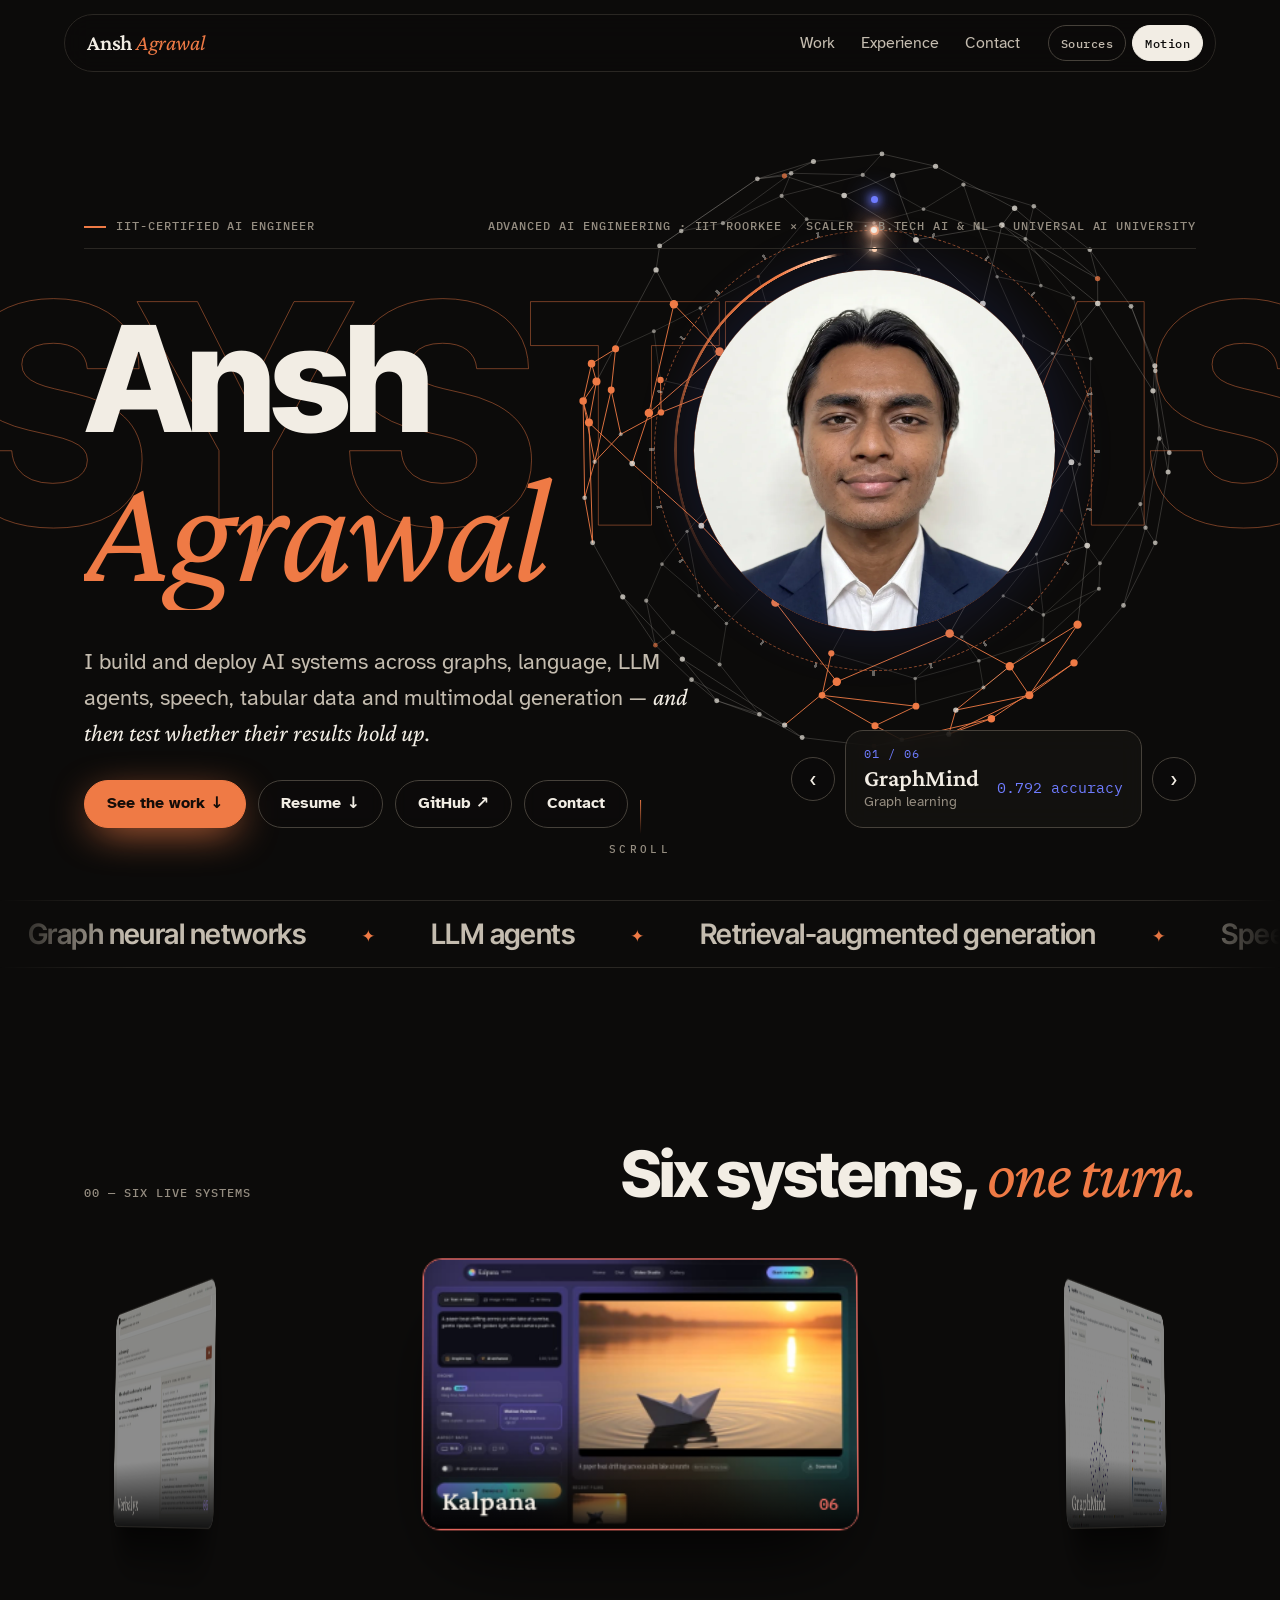
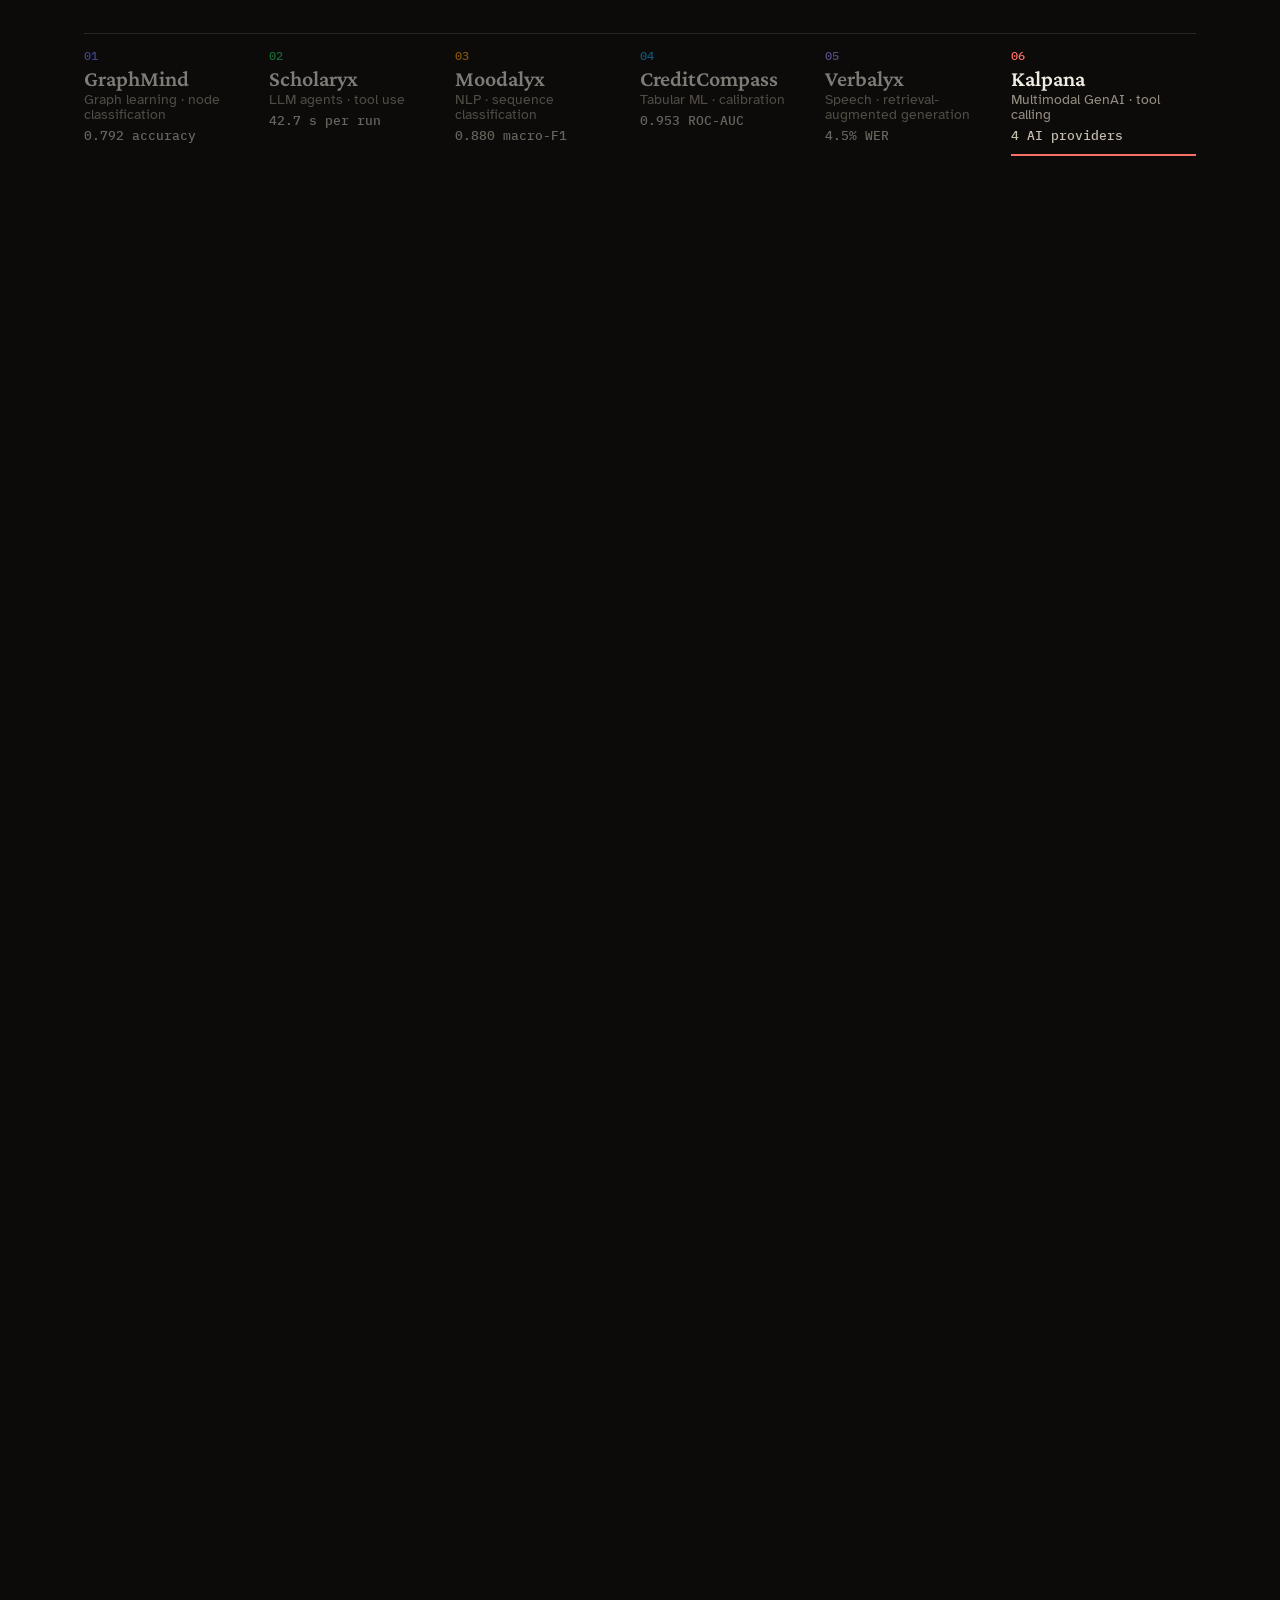
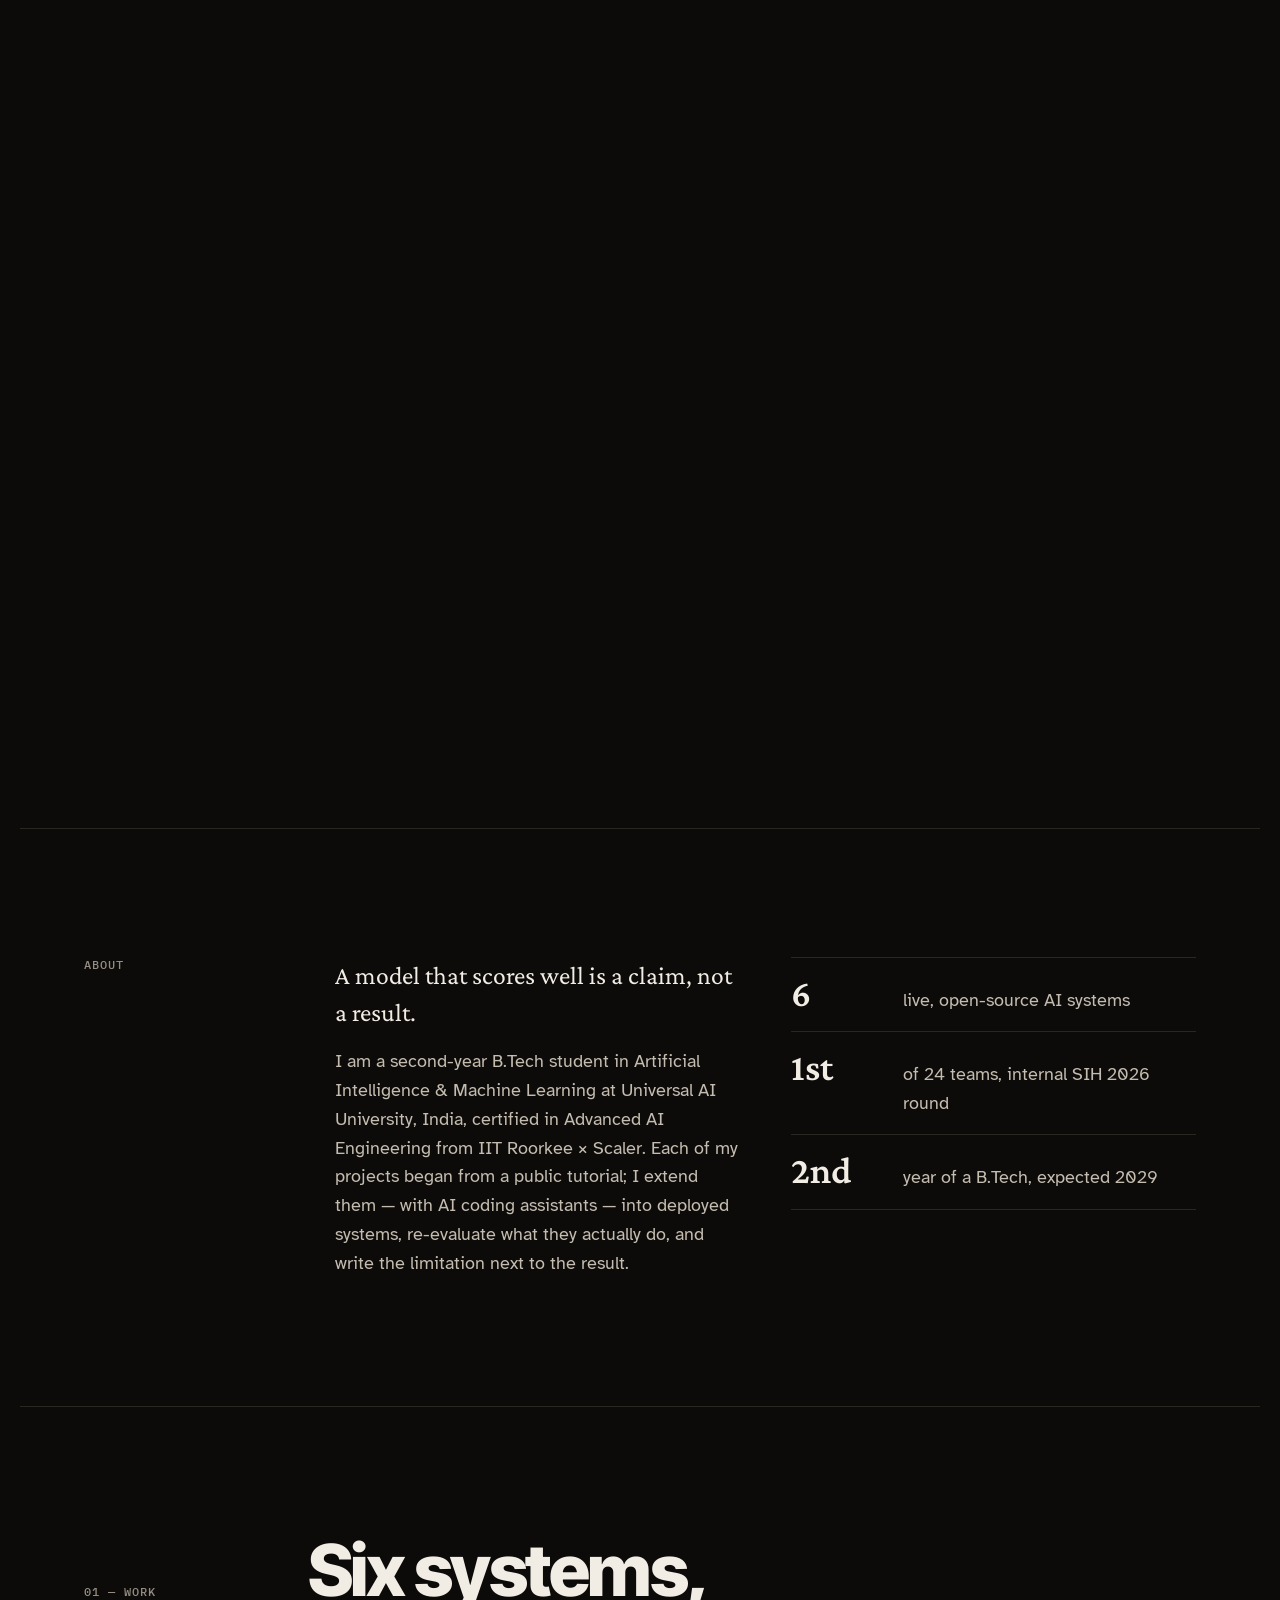
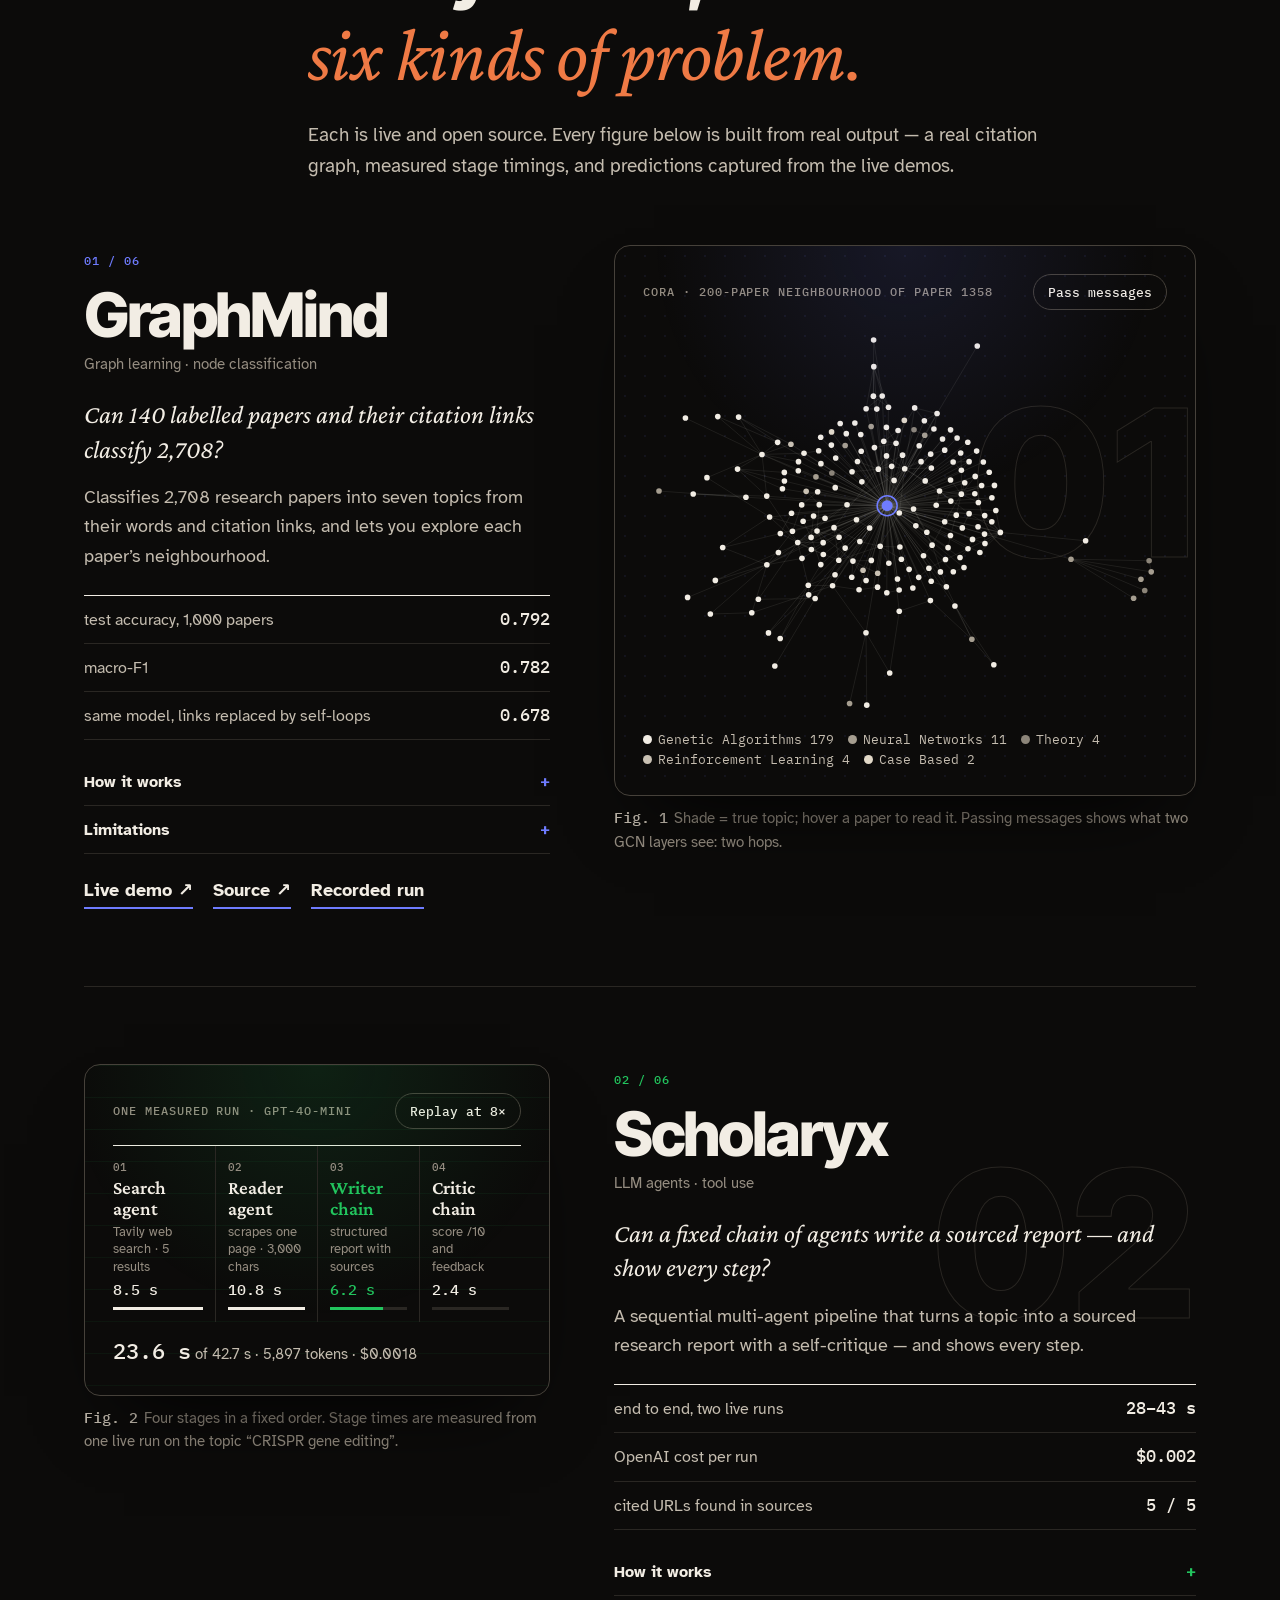
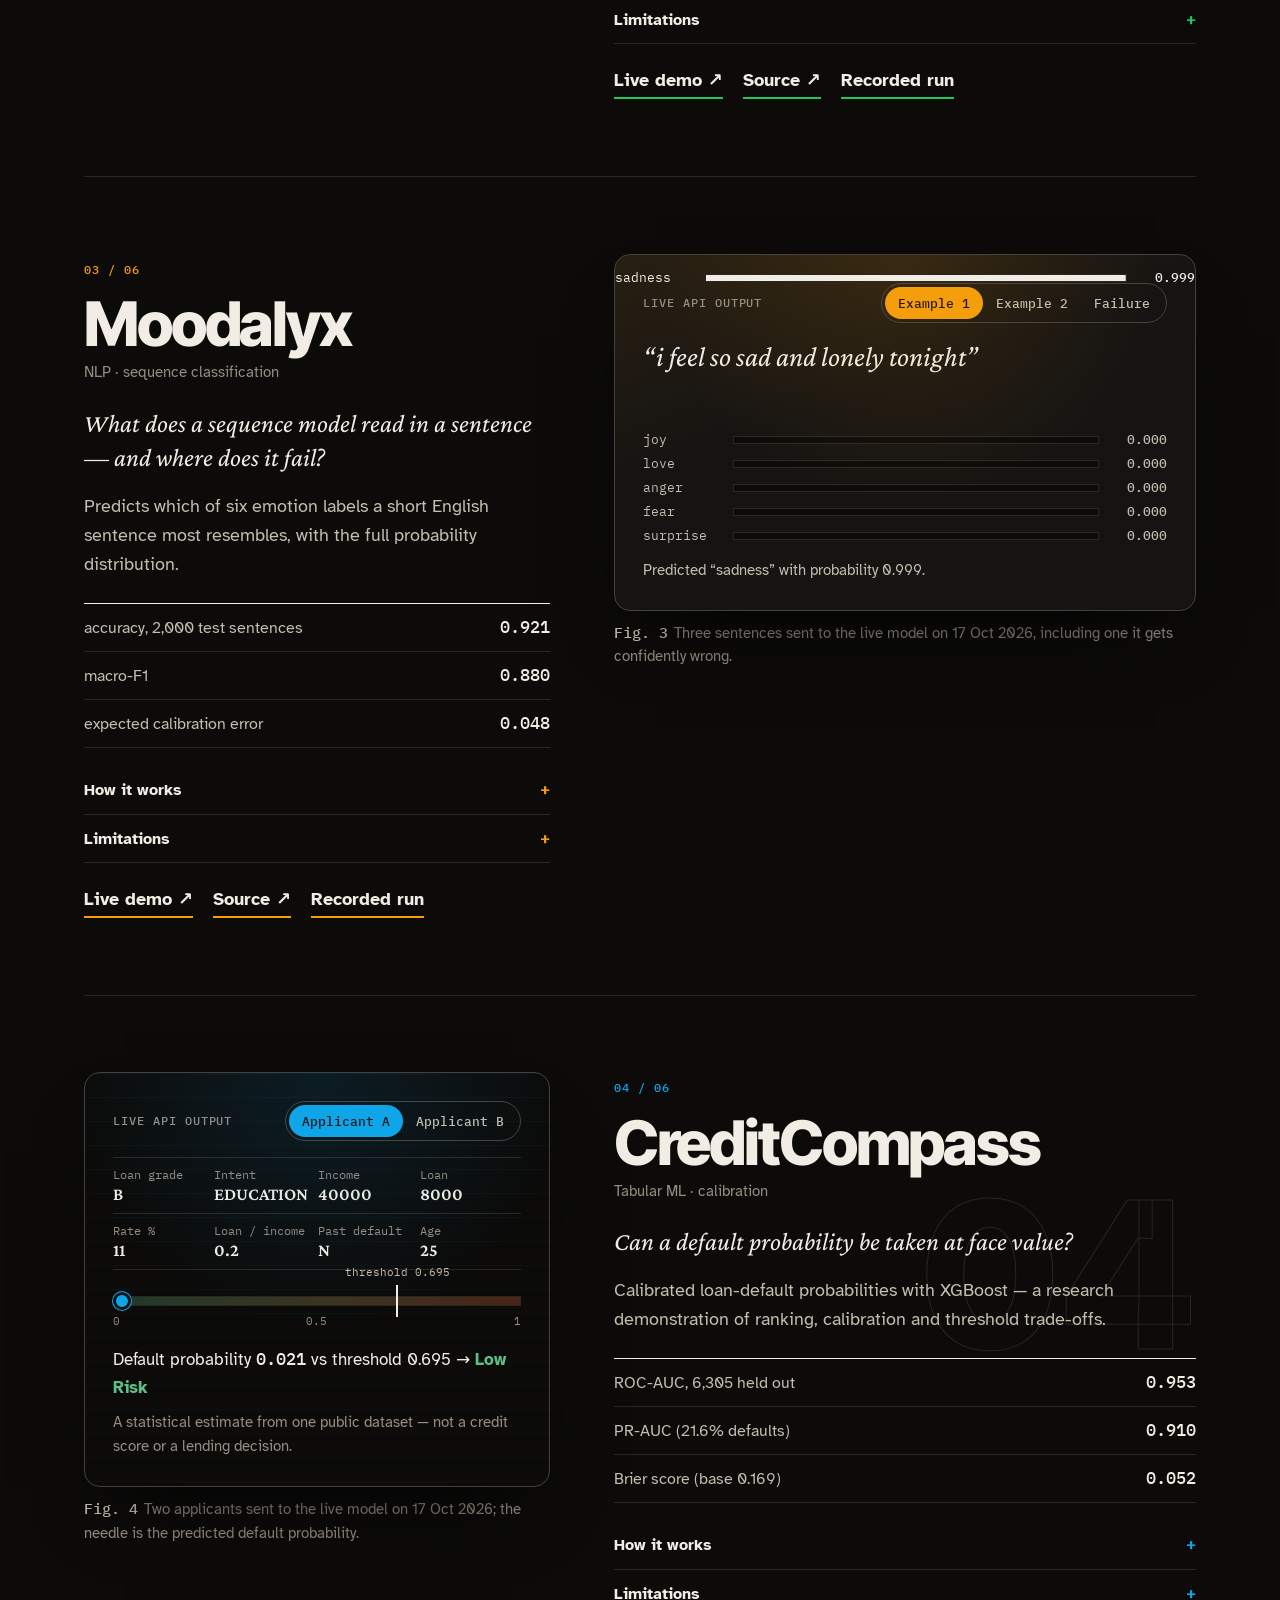
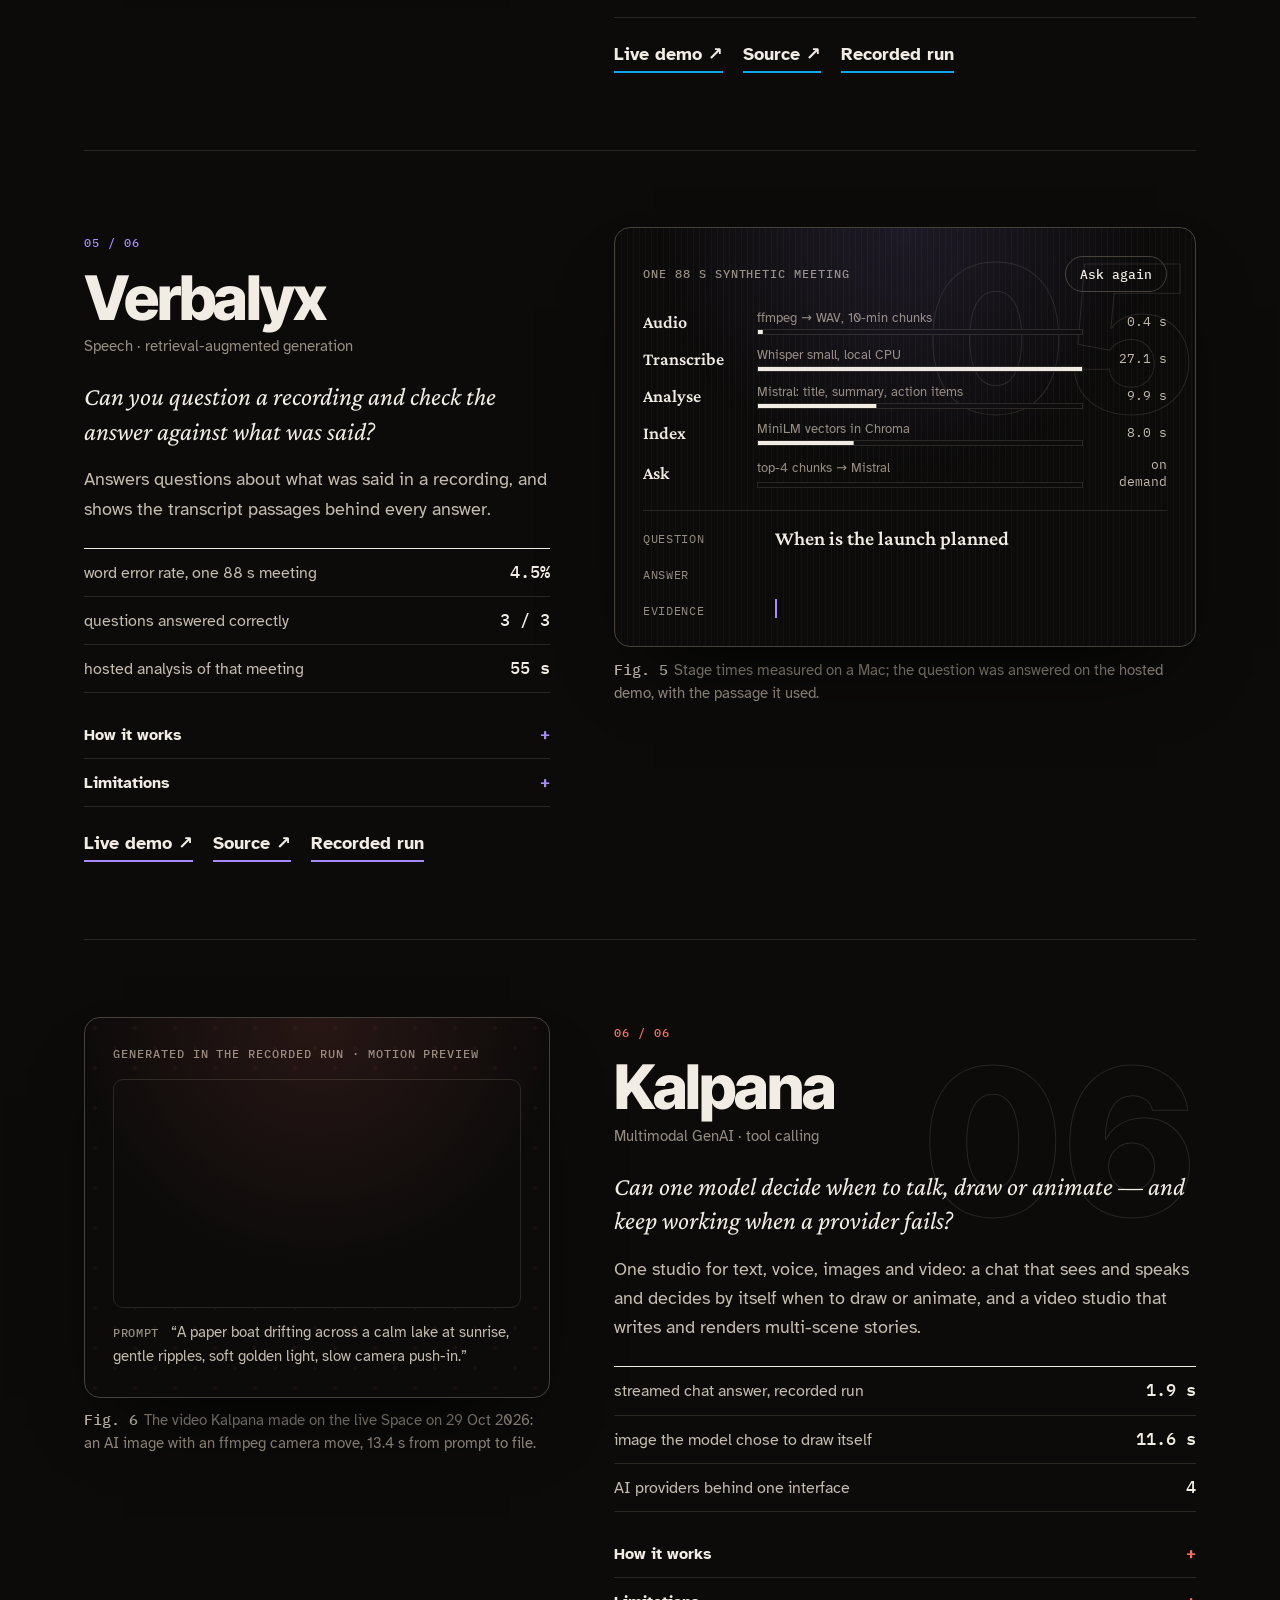
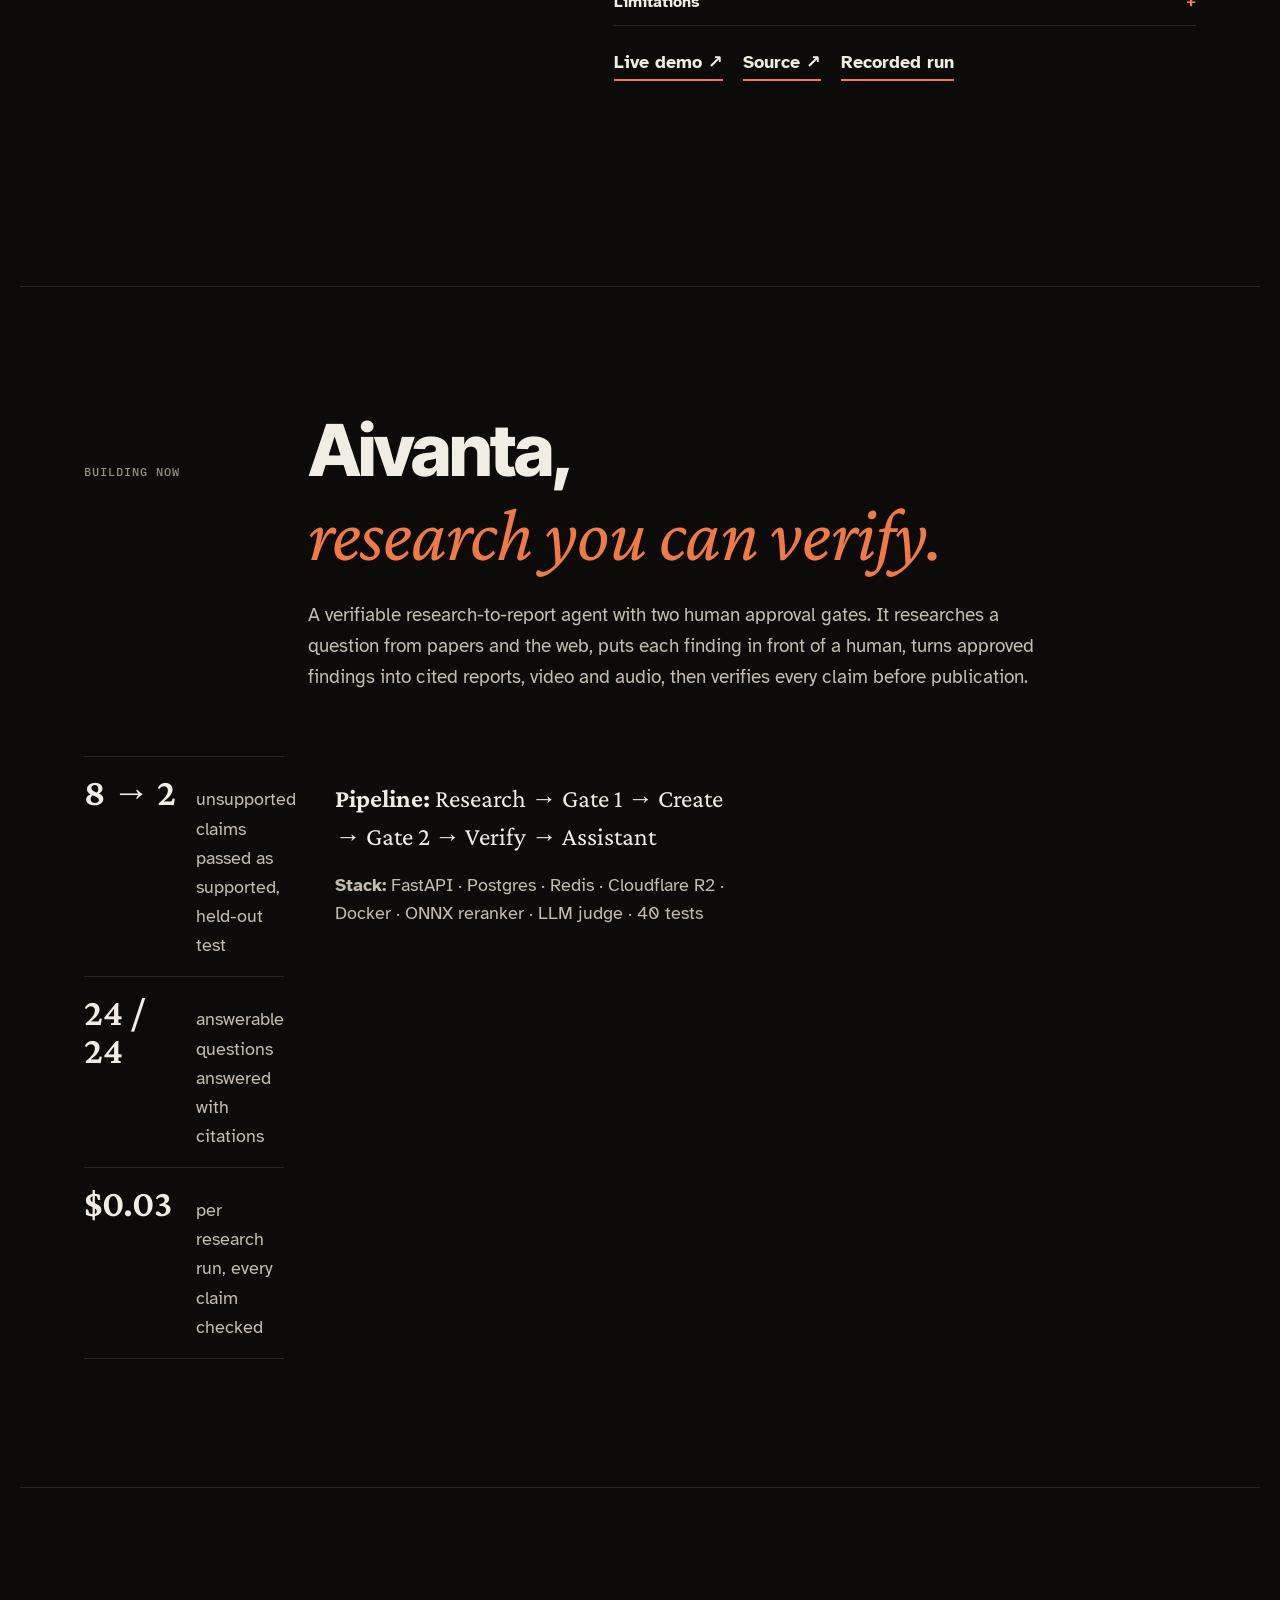
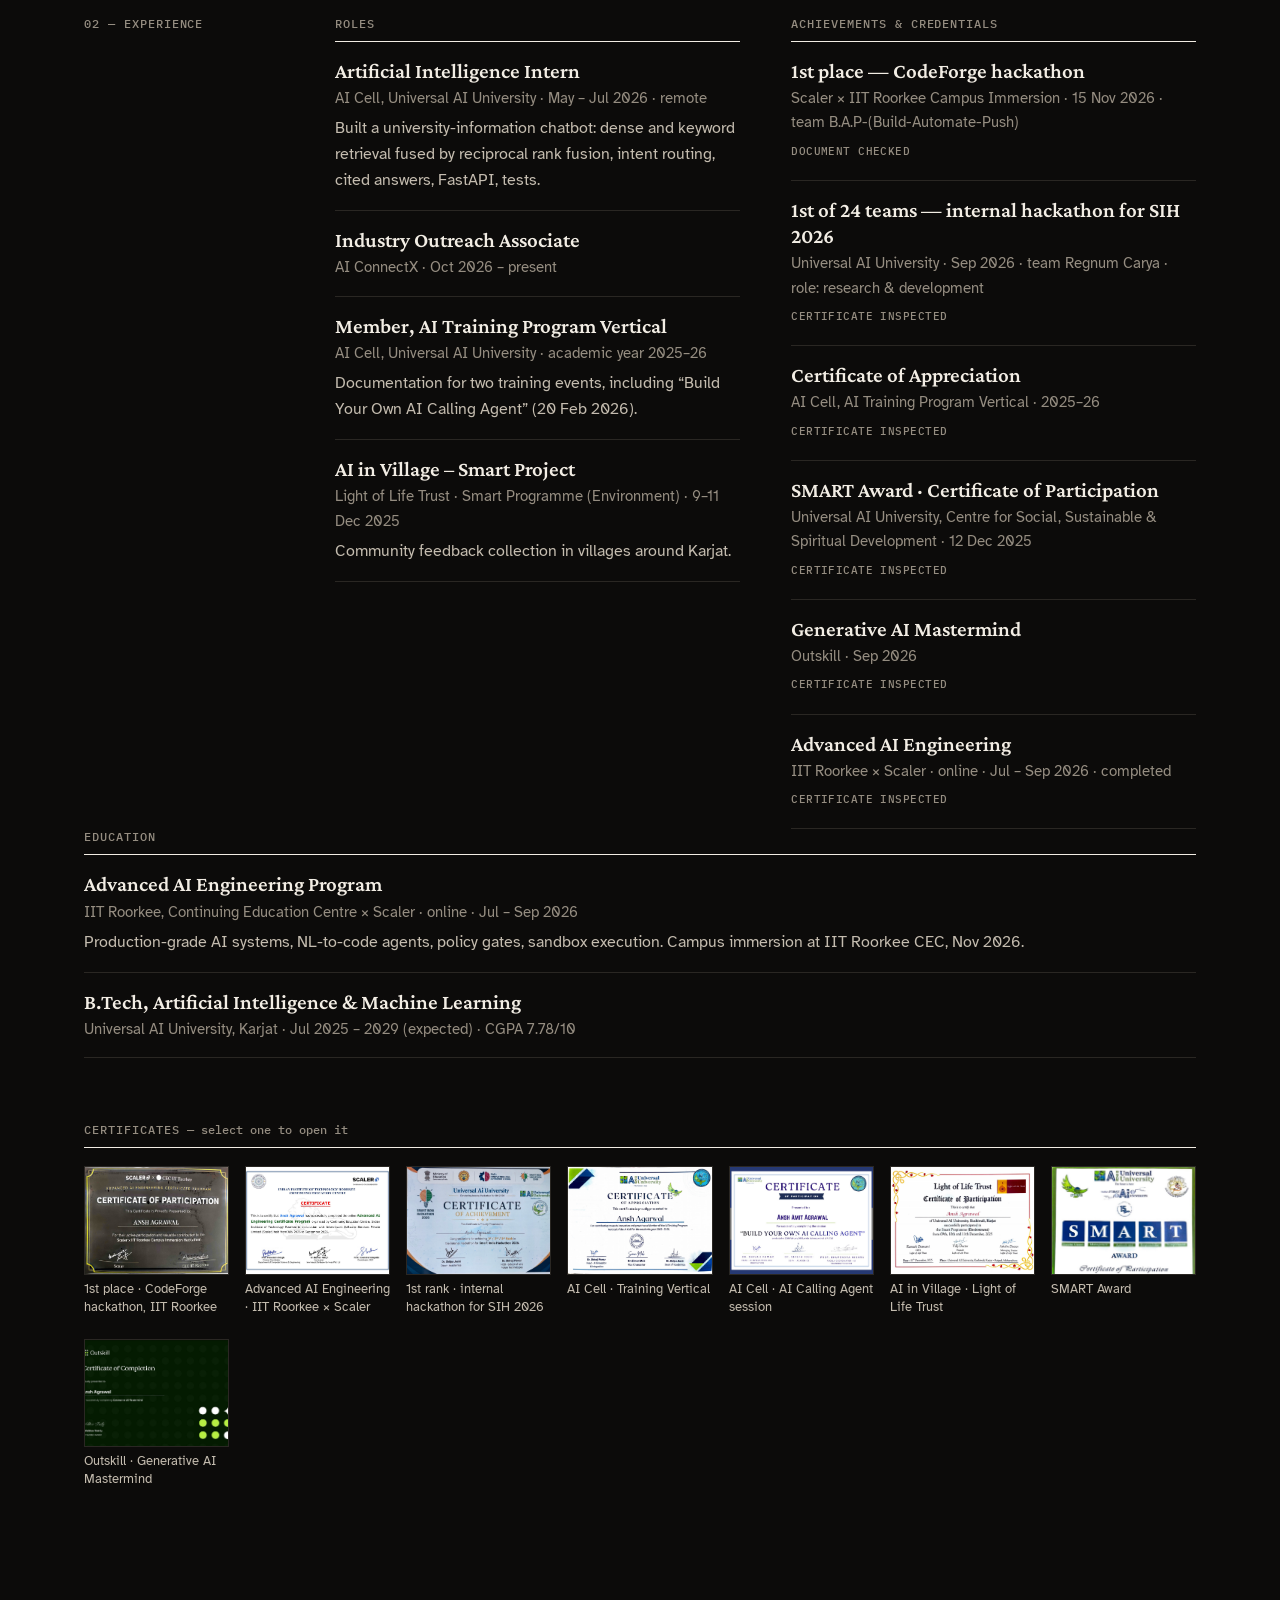
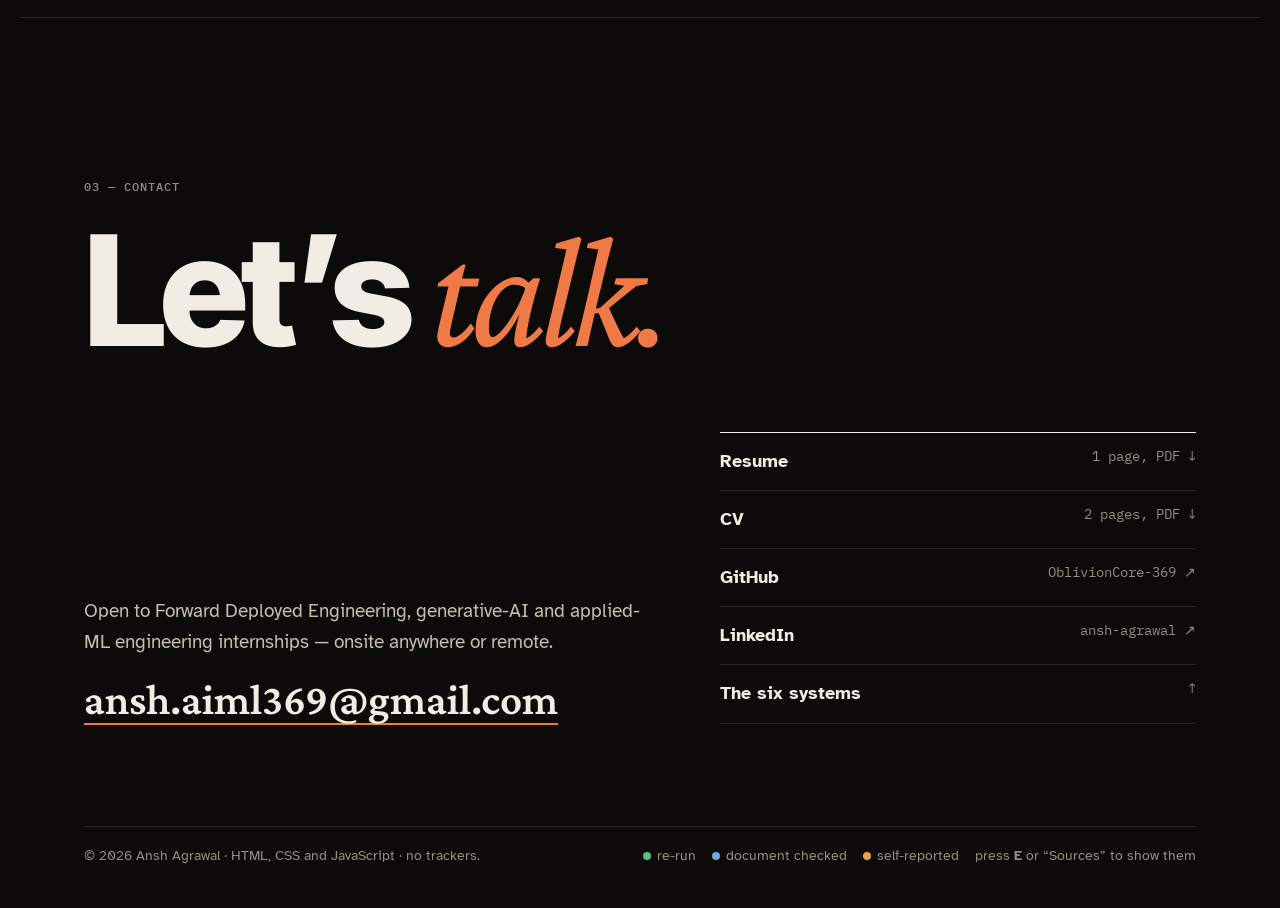
<file: projects/scholaryx.html>
<!doctype html>
<html lang="en"><head><meta charset="utf-8"><meta name="viewport" content="width=device-width, initial-scale=1">
<title>Ansh Agrawal</title><meta name="robots" content="noindex">
<meta http-equiv="refresh" content="0; url=/#p-scholaryx"><script>location.replace("/#p-scholaryx");</script></head>
<body><p><a href="/#p-scholaryx">Continue to the project</a></p></body></html>
</file>
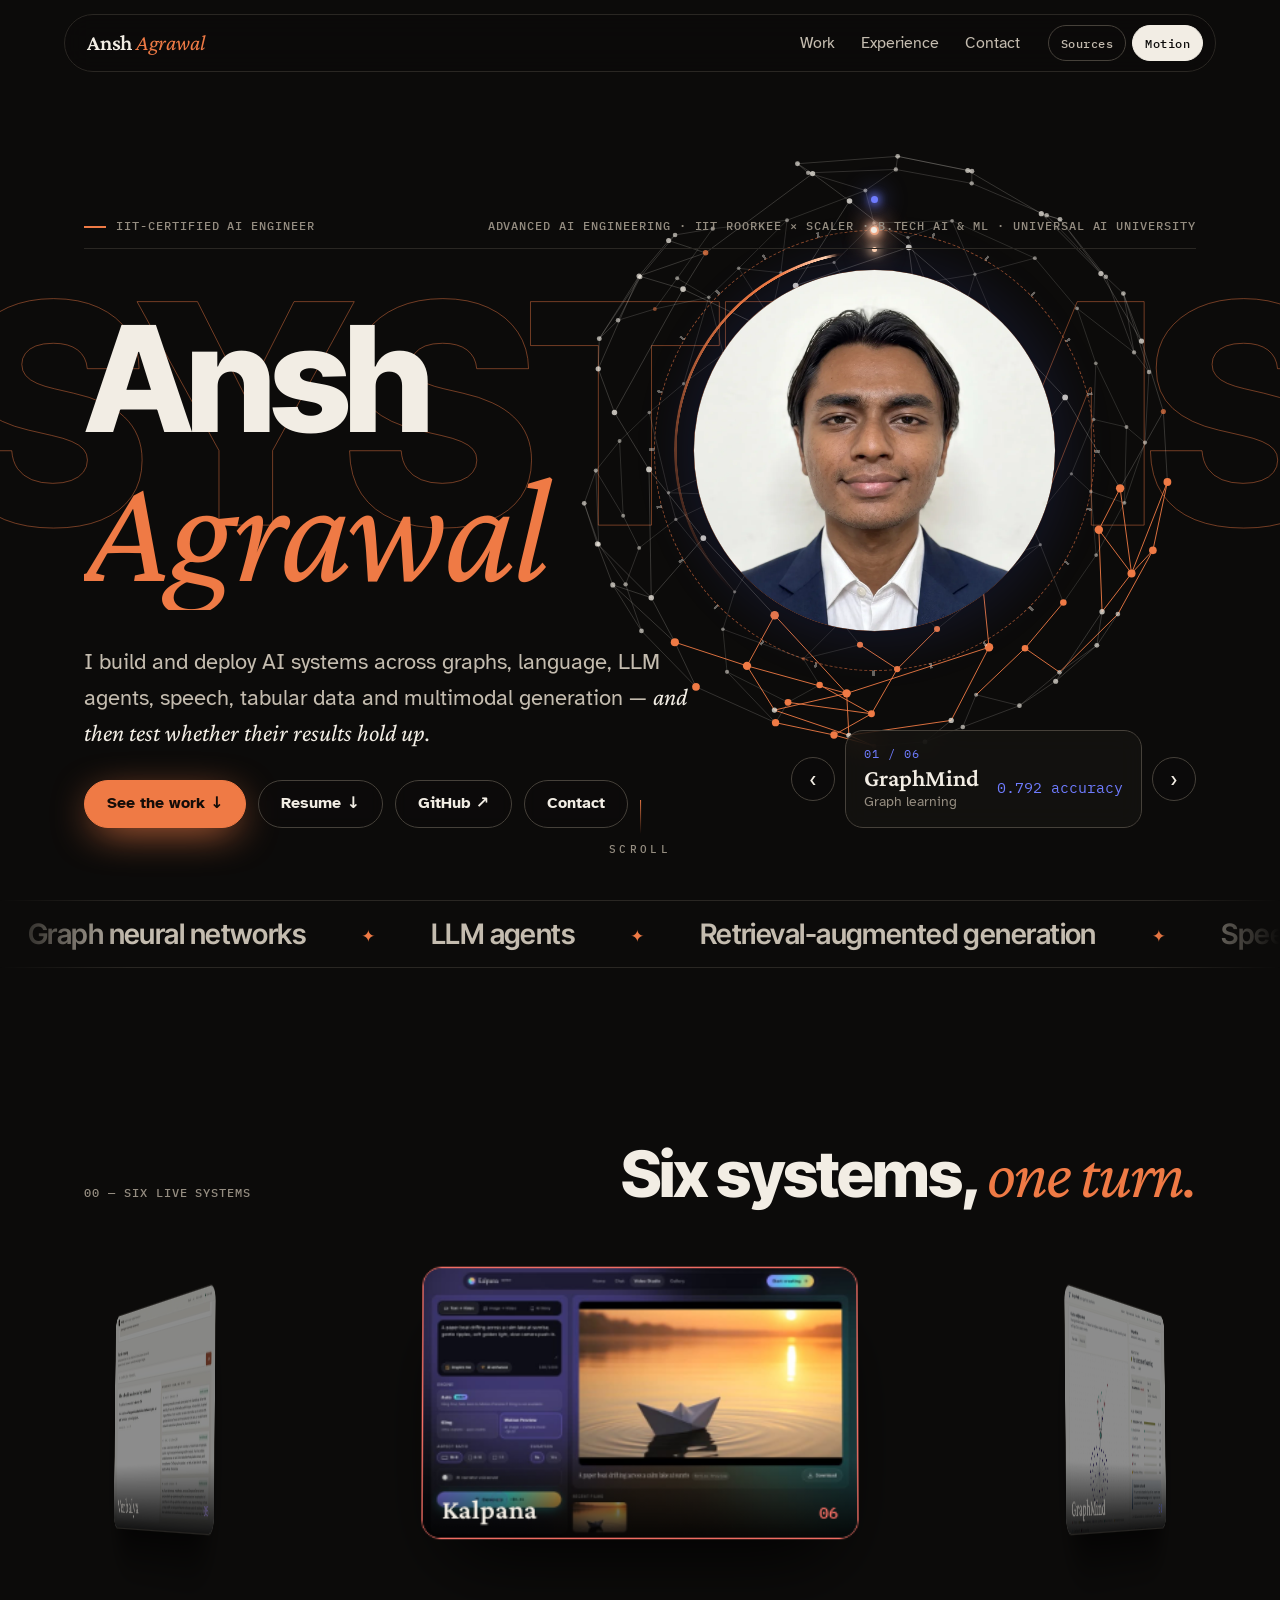
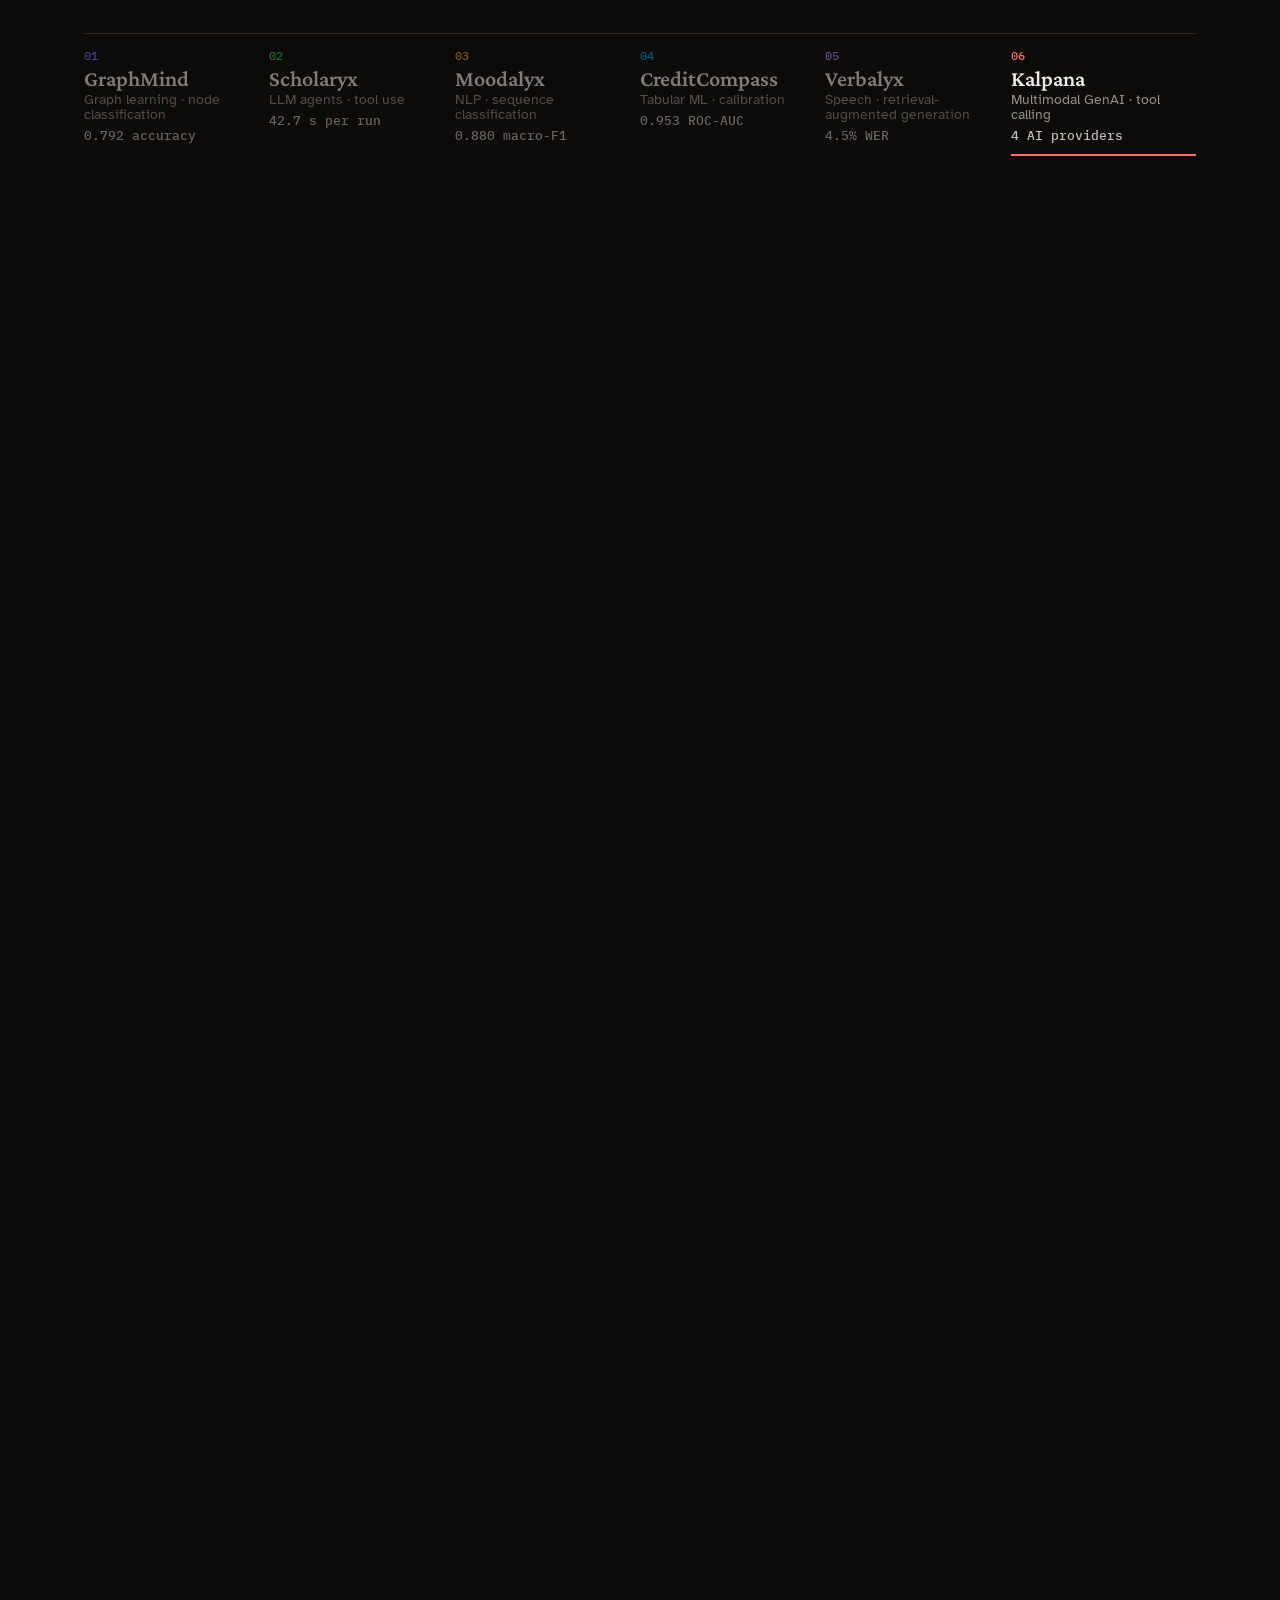
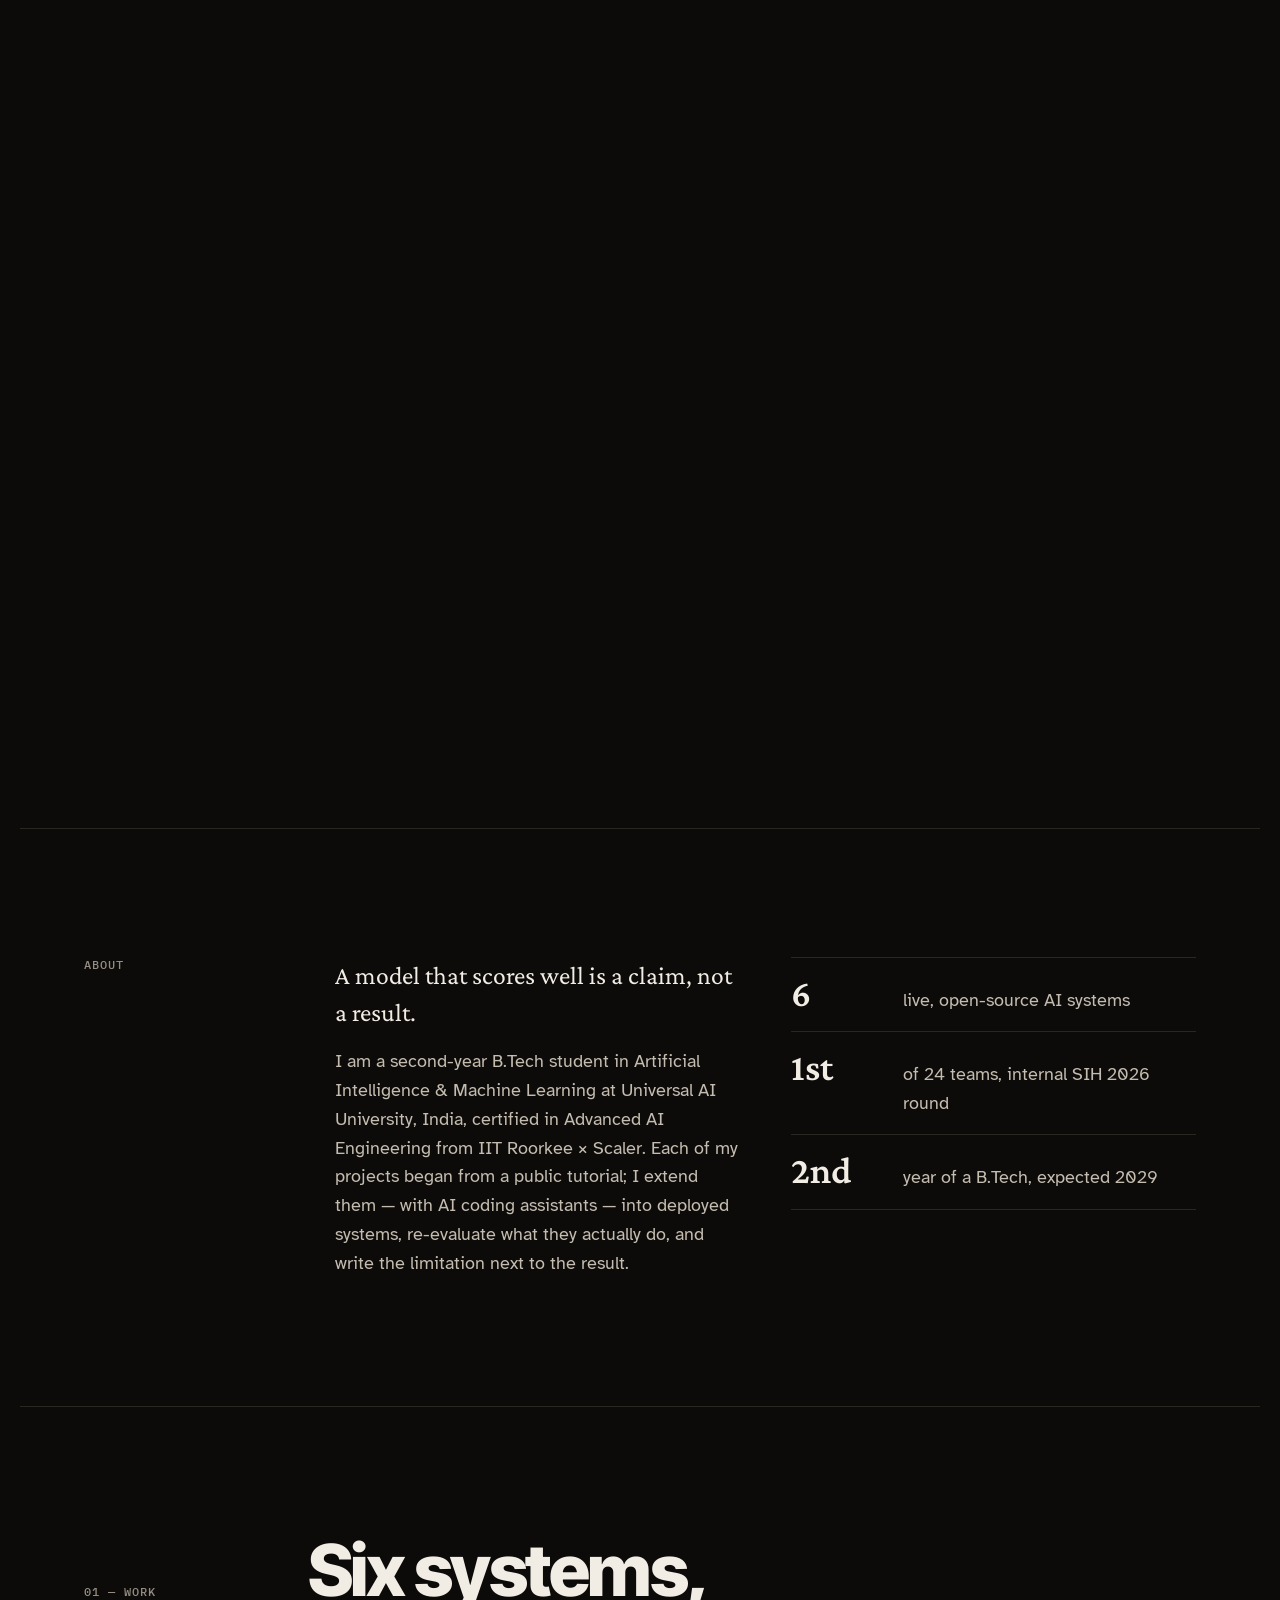
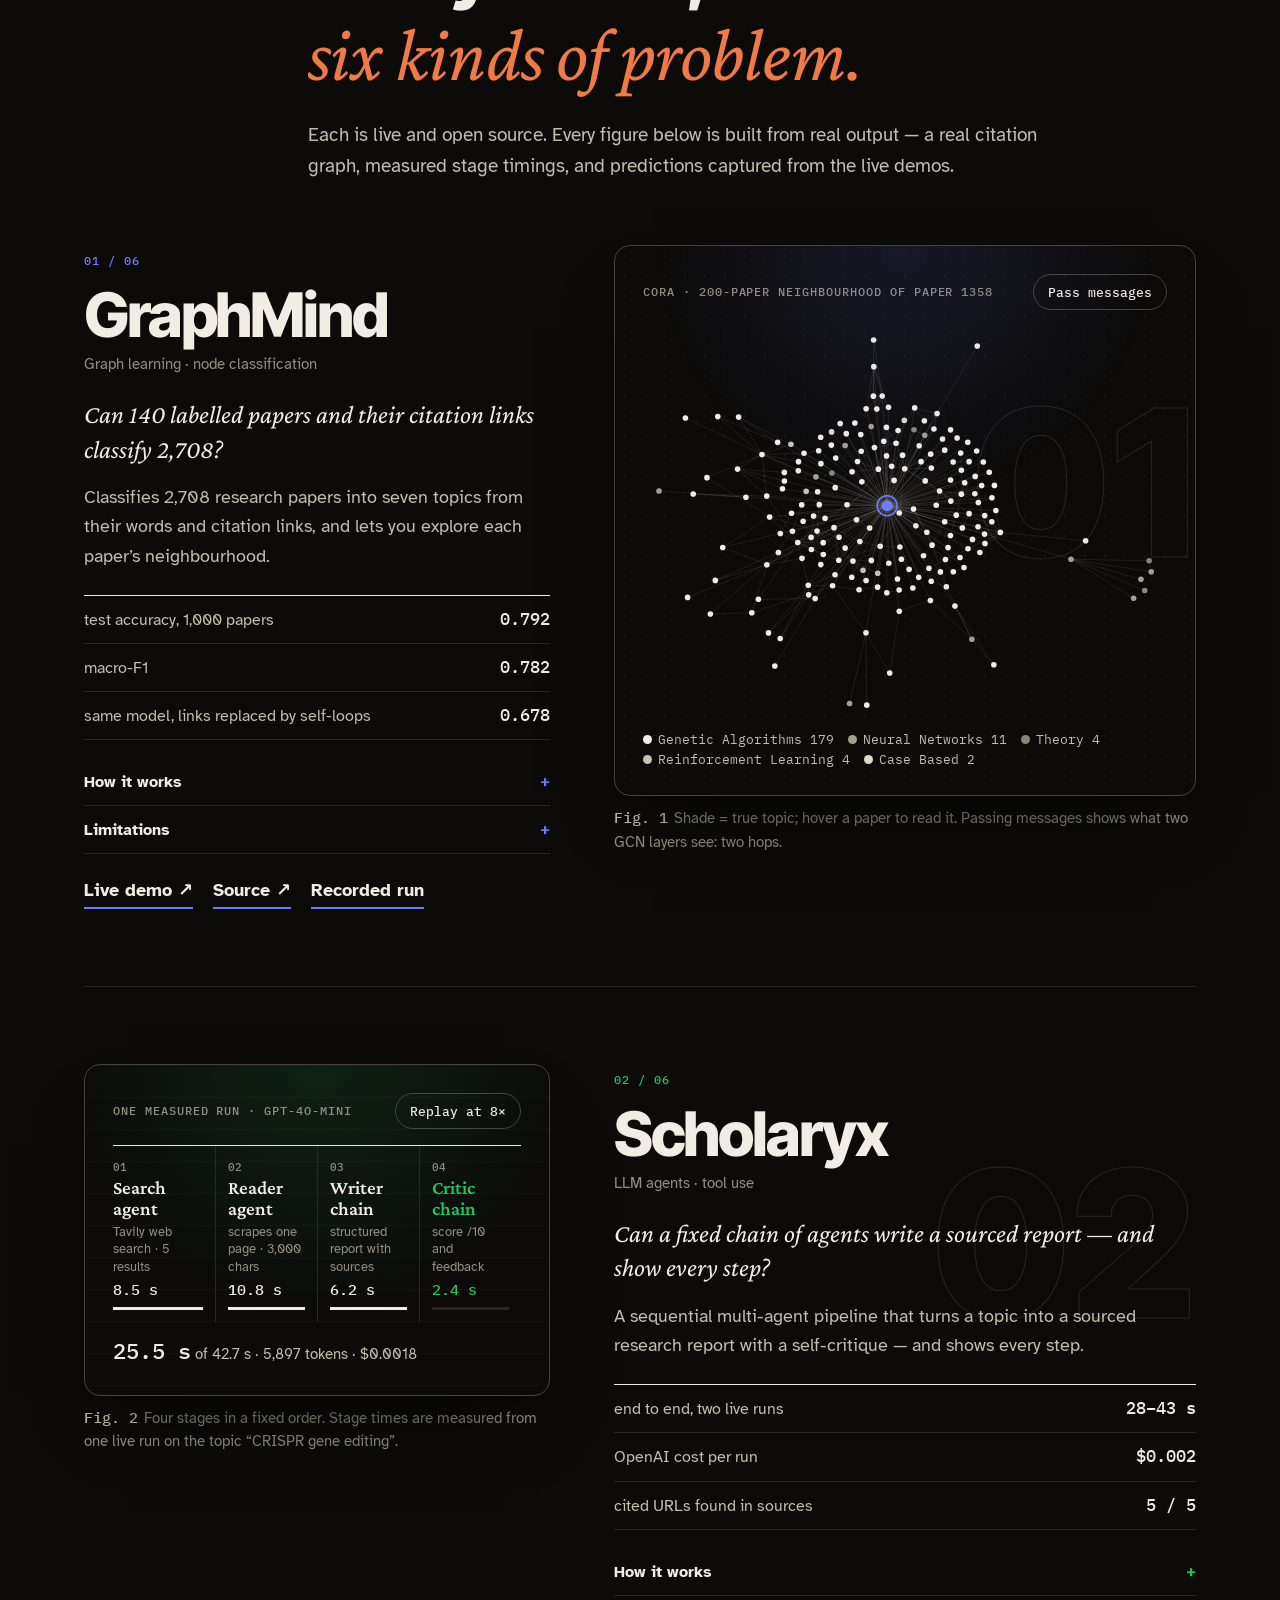
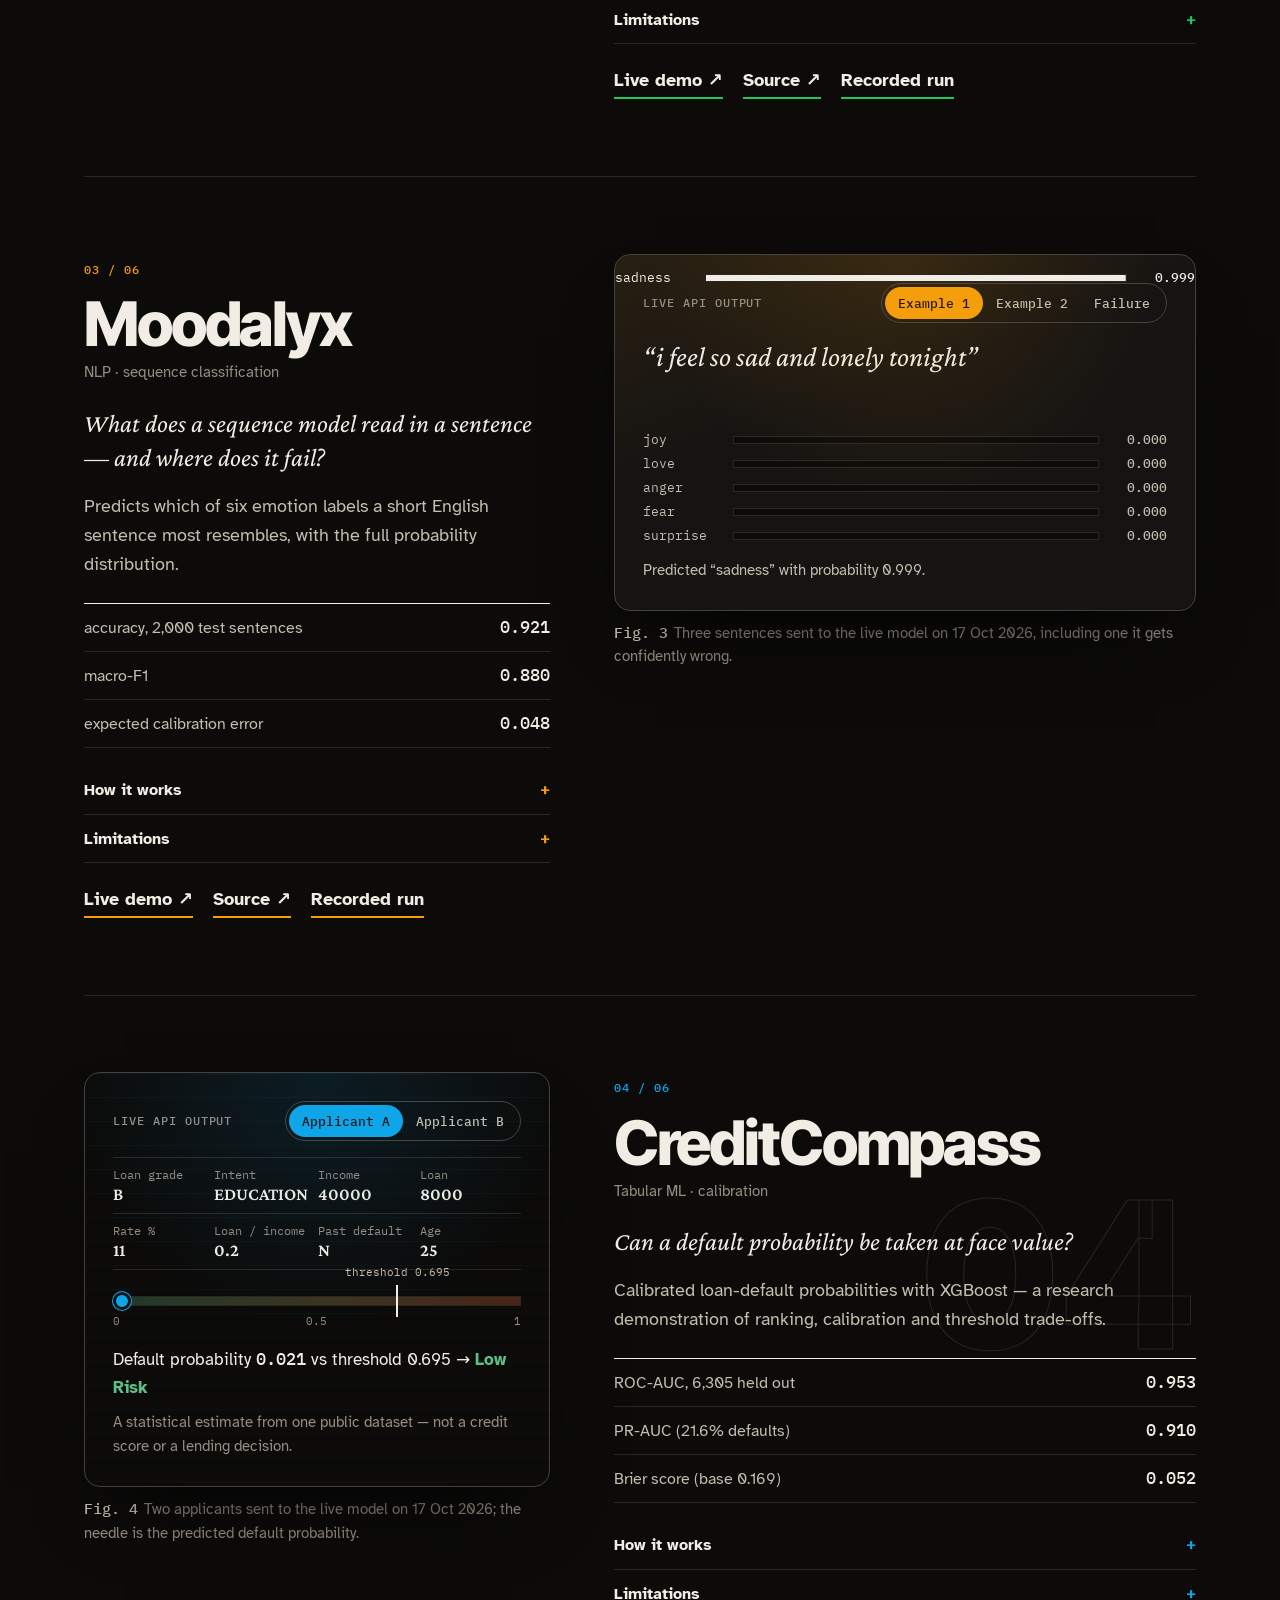
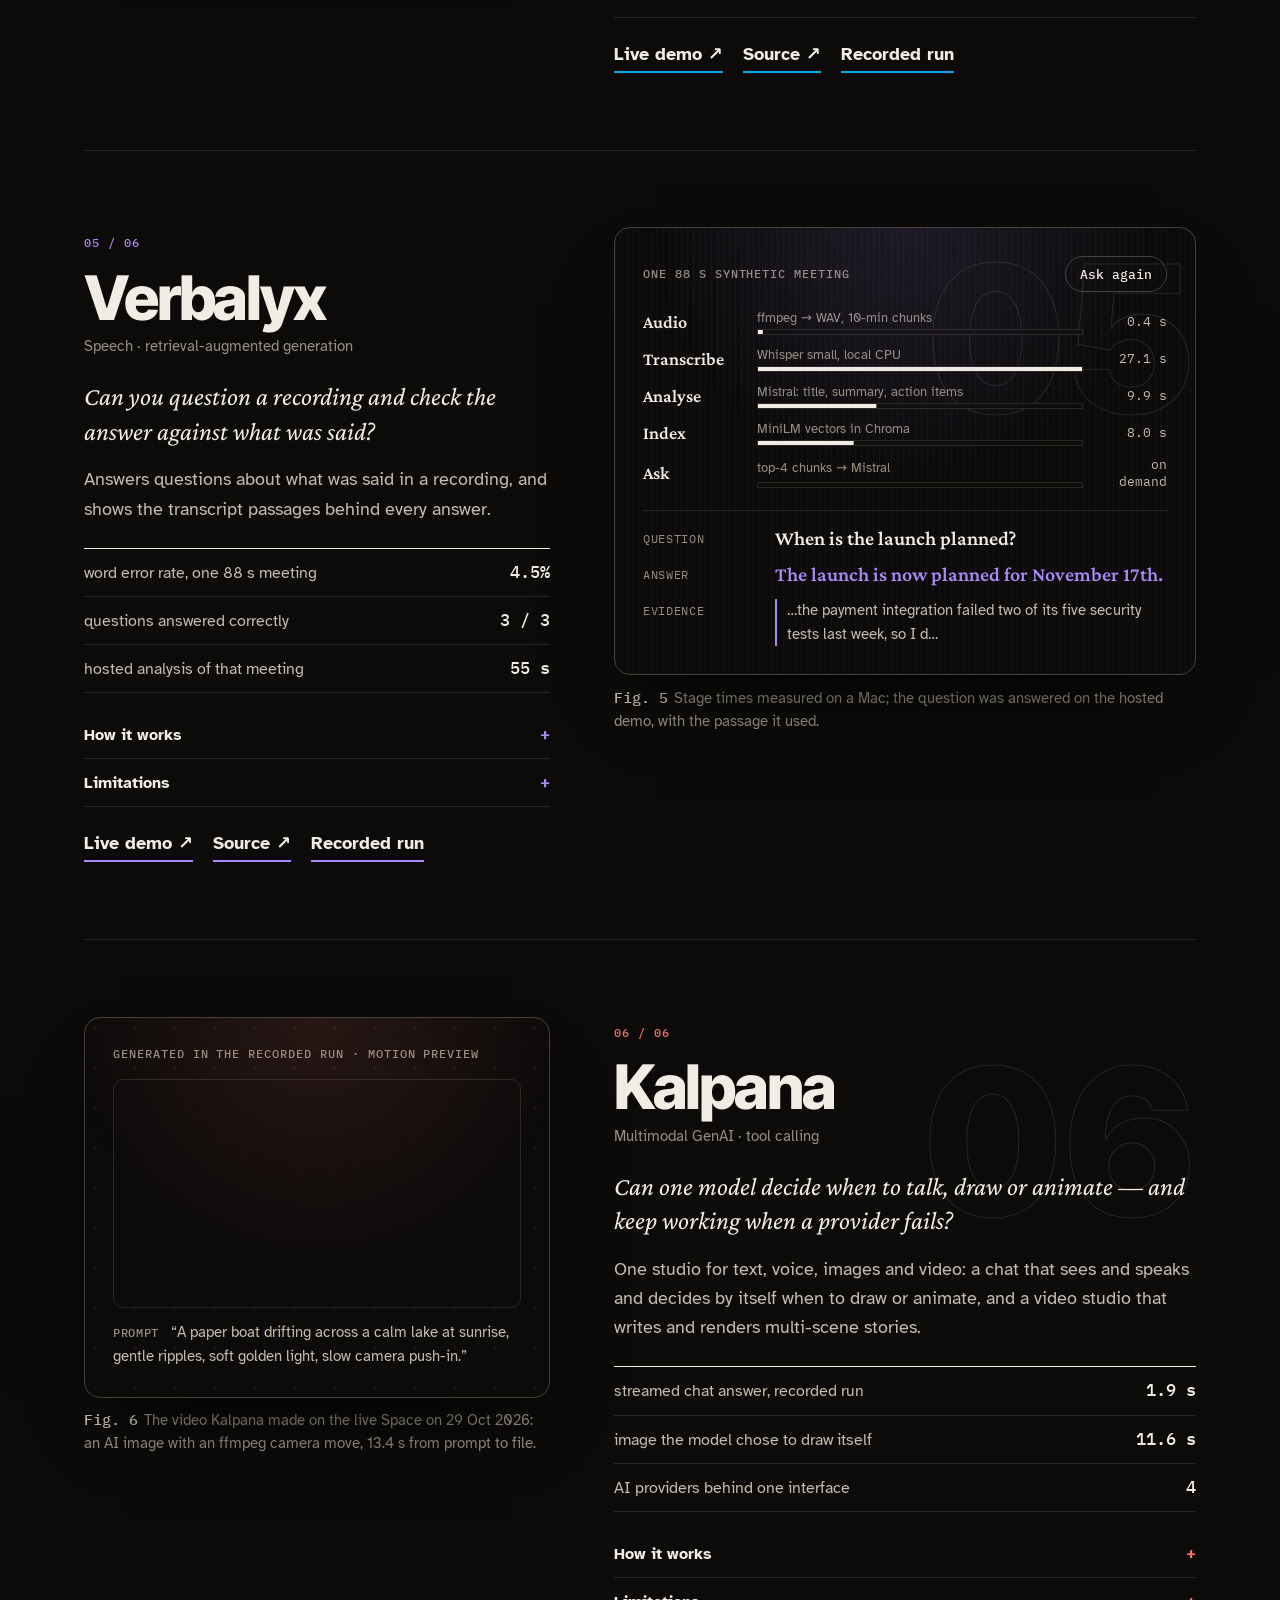
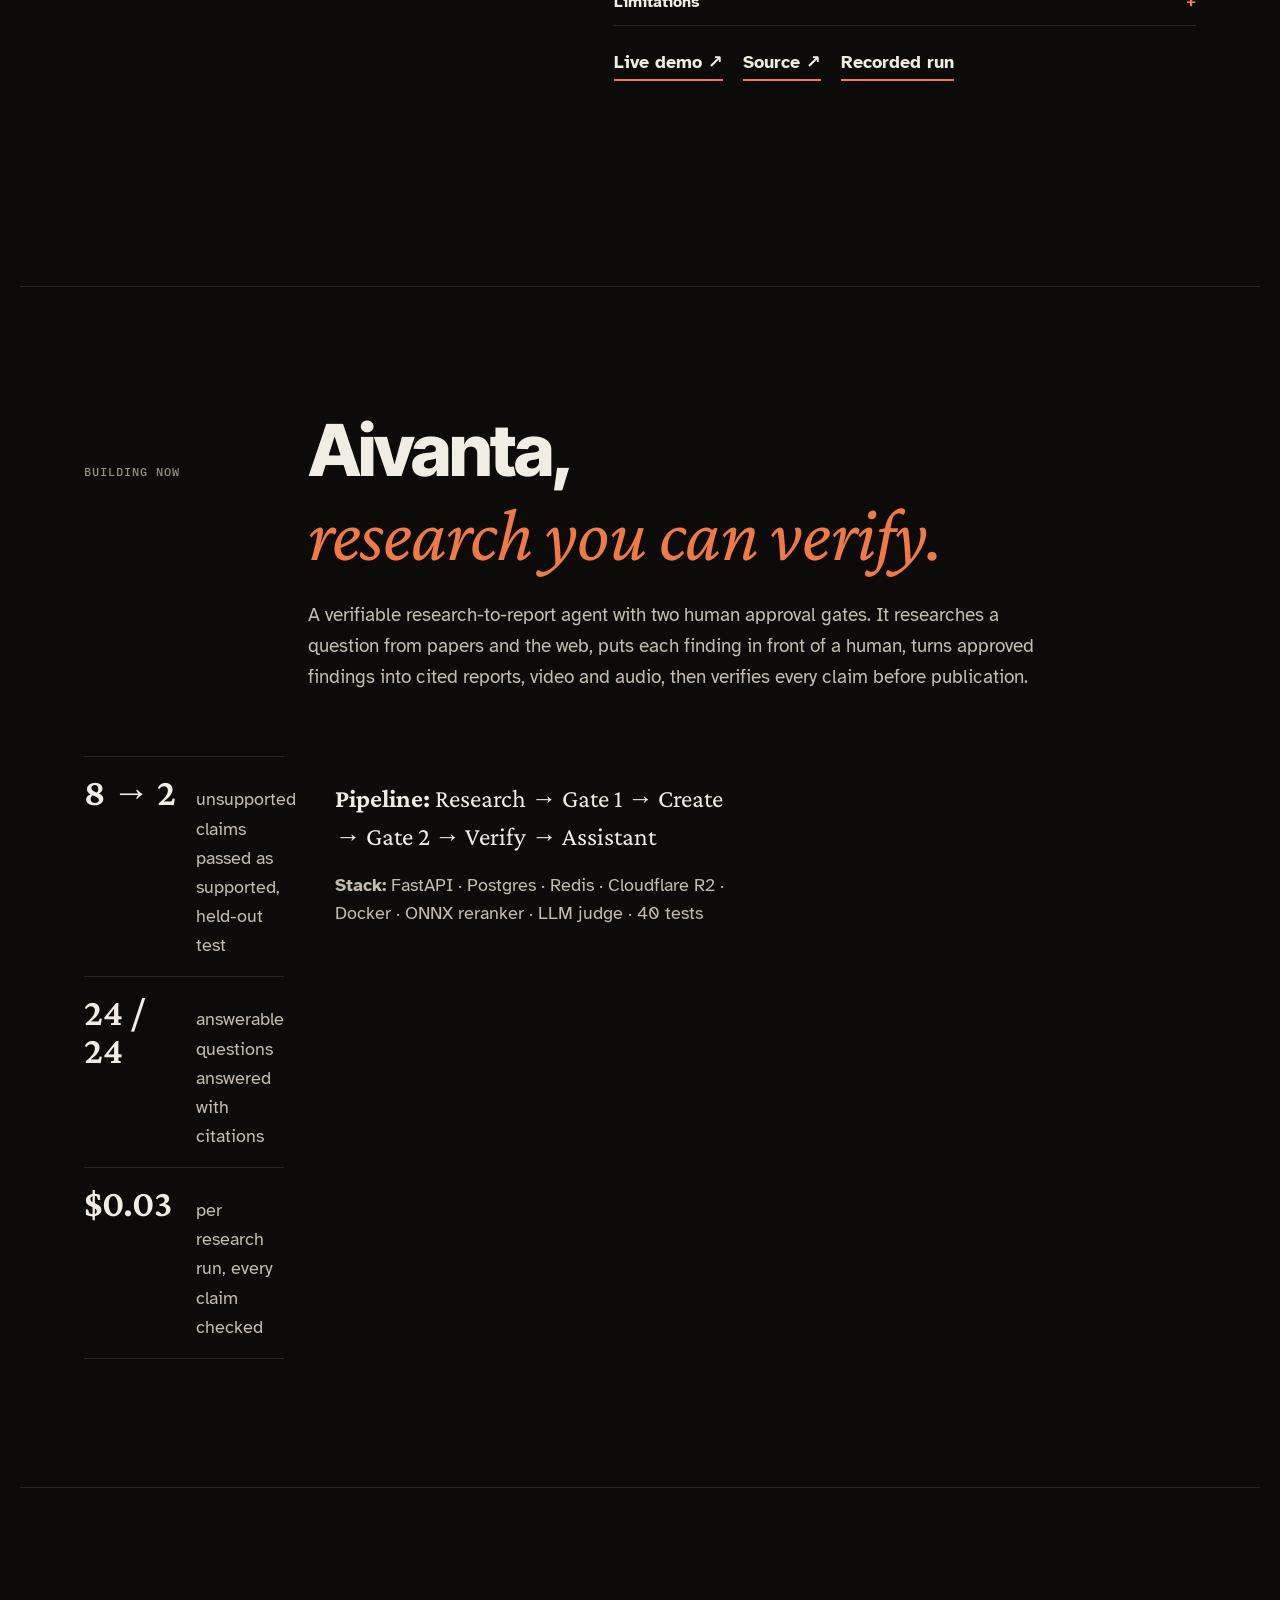
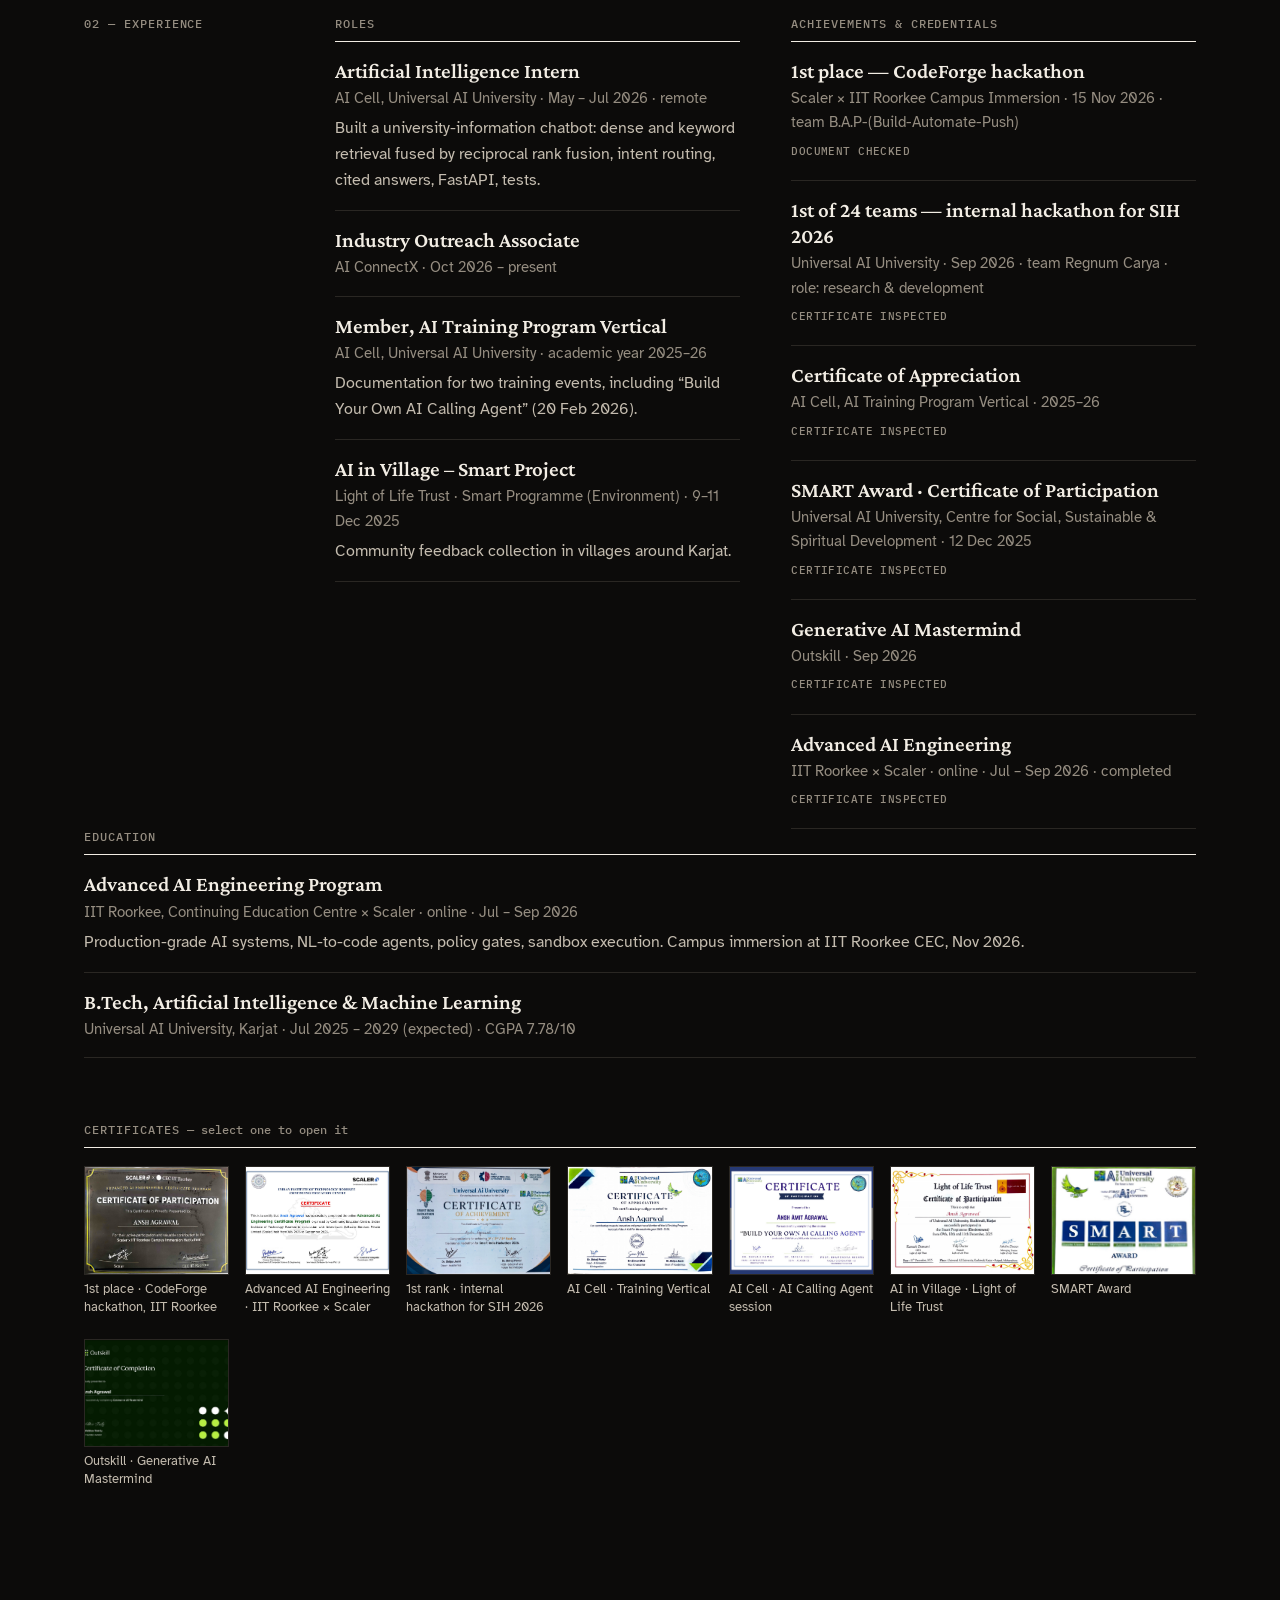
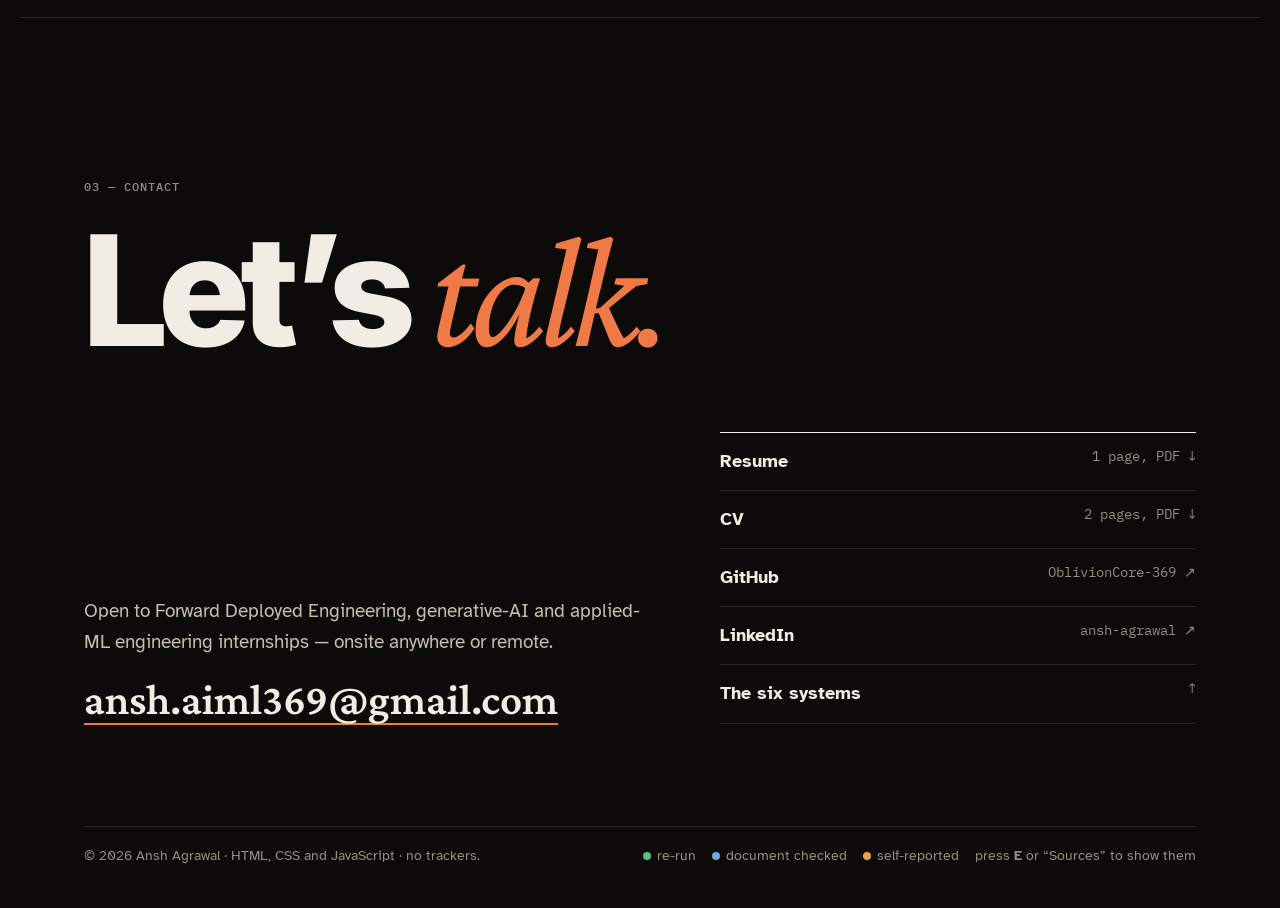
<file: projects/verbalyx.html>
<!doctype html>
<html lang="en"><head><meta charset="utf-8"><meta name="viewport" content="width=device-width, initial-scale=1">
<title>Ansh Agrawal</title><meta name="robots" content="noindex">
<meta http-equiv="refresh" content="0; url=/#p-verbalyx"><script>location.replace("/#p-verbalyx");</script></head>
<body><p><a href="/#p-verbalyx">Continue to the project</a></p></body></html>
</file>
<file: vendor/lenis-1.3.27.css>
html.lenis,
html.lenis body {
  height: auto;
}

.lenis:not(.lenis-autoToggle).lenis-stopped {
  overflow: clip;
}

.lenis [data-lenis-prevent],
.lenis [data-lenis-prevent-wheel],
.lenis [data-lenis-prevent-touch],
.lenis [data-lenis-prevent-vertical],
.lenis [data-lenis-prevent-horizontal] {
  overscroll-behavior: contain;
}

.lenis.lenis-smooth iframe {
  pointer-events: none;
}

.lenis.lenis-autoToggle {
  transition-property: overflow;
  transition-duration: 1ms;
  transition-behavior: allow-discrete;
}
</file>
<file: css/journal.css>
/* ANSH AGRAWAL — "Research journal" theme.
   UI UX Pro Max: academic/scholarly pairing (Crimson Pro display · Atkinson Hyperlegible text), neutral ground,
   minimal accent, 4.5:1+ contrast, 150–300 ms feedback, reduced motion respected.
   Roles: Crimson Pro = names, headings, quotes · Atkinson = everything you read · Plex Mono = numbers, figure labels. */
@font-face { font-family: "Plex Mono"; src: url(../assets/fonts/ibm-plex-mono-400.woff2) format("woff2"); font-weight: 400; font-display: swap; }
@font-face { font-family: "Plex Mono"; src: url(../assets/fonts/ibm-plex-mono-500.woff2) format("woff2"); font-weight: 500; font-display: swap; }

:root {
  /* v7 "cinema": dark ground, warm ink, one ember accent (reels: cinematic hero · grid paper · 3D scroll) */
  --paper: #0c0b0a;      /* ground */
  --sheet: #161412;      /* figure surfaces */
  --ink: #f2ede4;        /* text  — 16.9:1 on ground */
  --ink-2: #c4bcaf;      /* secondary — 10.5:1 */
  --ink-3: #958d81;      /* captions — 5.9:1 */
  --rule: #2a2723;
  --rule-2: #46413a;
  --accent: #ef7a45;     /* ember — 6.9:1 on ground; the only brand colour */
  --accent-soft: #3a2117;
  --ok: #5cbf86; --info: #6ea8dc; --warn: #e0a54a; --bad: #f0715a;   /* evidence + model outputs only */
  --display: "Inter Tight", "Atkinson Hyperlegible", system-ui, sans-serif;
  --serif: "Crimson Pro", Georgia, "Times New Roman", serif;
  --sans: "Atkinson Hyperlegible", system-ui, -apple-system, "Segoe UI", sans-serif;
  --mono: "Plex Mono", ui-monospace, "SF Mono", Menlo, monospace;
  --gut: clamp(20px, 5vw, 72px);
  --max: 1240px;
  --ease: cubic-bezier(.22,1,.36,1);
  --t-fast: .2s; --t-base: .6s; --t-head: .9s;
  color-scheme: dark;
}
* { box-sizing: border-box; }
html { background: var(--paper); }
body { margin: 0; background: var(--paper); color: var(--ink); font: 400 18px/1.62 var(--sans); -webkit-font-smoothing: antialiased; text-rendering: optimizeLegibility; overflow-x: clip; }
img, svg, canvas, video { display: block; max-width: 100%; }
img { height: auto; }
a { color: inherit; text-decoration-color: var(--rule-2); text-underline-offset: 3px; }
a:hover { text-decoration-color: var(--accent); }
button { font: inherit; color: inherit; }
::selection { background: var(--accent); color: #0c0b0a; }
:focus-visible { outline: 2px solid var(--accent); outline-offset: 3px; border-radius: 3px; }
.sr-only { position: absolute; width: 1px; height: 1px; overflow: hidden; clip: rect(0 0 0 0); white-space: nowrap; }
.skip { position: fixed; left: 16px; top: -60px; z-index: 50; padding: 10px 14px; background: var(--ink); color: var(--paper); text-decoration: none; border-radius: 4px; }
.skip:focus { top: 16px; }
.wrap { max-width: var(--max); margin: 0 auto; padding: 0 var(--gut); }
.label { font: 500 12px/1.4 var(--mono); letter-spacing: .08em; text-transform: uppercase; color: var(--ink-3); }
.num { font-family: var(--mono); font-feature-settings: "tnum"; }
h1, h2, h3 { font-family: var(--serif); font-weight: 600; letter-spacing: -.012em; margin: 0; }
p { margin: 0; }

/* ---------- header ---------- */
.top { position: fixed; top: 14px; left: 0; right: 0; z-index: 30; transition: transform .5s var(--ease); }
.top .top-in { max-width: calc(var(--max) - 2 * var(--gut) + 40px); padding: 0 12px 0 22px; border: 1px solid var(--rule); border-radius: 999px; background: color-mix(in srgb, var(--paper) 62%, transparent); backdrop-filter: blur(14px) saturate(1.3); transition: background var(--t-fast), border-color var(--t-fast); }
.top.scrolled .top-in { background: color-mix(in srgb, var(--sheet) 85%, transparent); border-color: var(--rule-2); }
.top.hide { transform: translateY(-140%); }
.top-in { display: flex; align-items: center; gap: 28px; height: 58px; margin: 0 auto; }
.wordmark { font: 600 22px/1 var(--serif); text-decoration: none; letter-spacing: -.01em; white-space: nowrap; }
.menu { display: flex; gap: 26px; margin-left: auto; list-style: none; padding: 0; }
.menu a { text-decoration: none; font-size: 16px; color: var(--ink-2); padding: 6px 0; border-bottom: 1px solid transparent; transition: color var(--t-fast), border-color var(--t-fast); }
.menu a:hover, .menu a[aria-current] { color: var(--ink); border-bottom-color: var(--accent); }
.tools { display: flex; gap: 6px; }
.tog { min-height: 36px; padding: 0 12px; border: 1px solid var(--rule-2); border-radius: 999px; background: transparent; font: 500 12px var(--mono); letter-spacing: .04em; color: var(--ink-2); cursor: pointer; transition: background var(--t-fast), color var(--t-fast); }
.tog[aria-pressed="true"] { background: var(--ink); color: var(--paper); border-color: var(--ink); }
.wordmark em { font-style: italic; font-weight: 400; color: var(--accent); }
.menu-btn { display: none; min-height: 40px; padding: 0 14px; border: 1px solid var(--rule-2); border-radius: 999px; background: transparent; cursor: pointer; }

/* ---------- hero: giant outlined word + 3D graph orb behind the name (reel 1 · VVP) ---------- */
.hero { position: relative; min-height: 100svh; display: flex; align-items: flex-end; overflow: clip; padding: 110px 0 clamp(40px, 6vw, 72px); }
.hero-in { position: relative; z-index: 2; width: 100%; }
.hero-word { position: absolute; left: 50%; top: 46%; margin: 0; transform: translate(-50%, -50%) scale(var(--ws, 1)); font: 800 clamp(110px, 24vw, 420px)/.8 var(--display); letter-spacing: -.04em; color: transparent; -webkit-text-stroke: 1px color-mix(in srgb, var(--accent) 45%, transparent); white-space: nowrap; pointer-events: none; user-select: none; z-index: 0; }
.hero-orb { position: absolute; z-index: 1; right: max(2vw, calc(50% - 760px)); top: 50%; width: min(64vw, 760px); aspect-ratio: 1; height: auto; transform: translateY(-50%); pointer-events: none; }
.hero-portrait { position: absolute; z-index: 1; right: max(2vw, calc(50% - 760px)); top: 50%; width: min(64vw, 760px); aspect-ratio: 1; margin: 0; transform: translateY(-50%); display: grid; place-items: center; pointer-events: none; }
.hero-portrait .pf { position: relative; width: 46%; aspect-ratio: 1; transform: translate3d(var(--px, 0px), var(--py, 0px), 0) scale(var(--ps, 1)); will-change: transform; }
.hero-portrait picture { position: absolute; inset: 9%; border-radius: 50%; overflow: hidden; z-index: 2; background: #120f0d; box-shadow: 0 0 0 1px color-mix(in srgb, var(--accent) 50%, transparent), 0 30px 90px -20px color-mix(in srgb, var(--accent) 55%, transparent); }
.hero-portrait img { display: block; width: 100%; height: 100%; object-fit: cover; object-position: 50% 50%; }
/* soft ember aura */
.pf-glow { position: absolute; inset: -18%; border-radius: 50%; background: radial-gradient(closest-side, color-mix(in srgb, var(--accent) 40%, transparent), color-mix(in srgb, #3b4cc0 14%, transparent) 55%, transparent 74%); filter: blur(14px); z-index: 0; animation: pf-breathe 6s ease-in-out infinite; }
/* sweeping light arc (conic gradient masked to a thin ring) */
.pf-arc { position: absolute; inset: 4.5%; border-radius: 50%; z-index: 3; background: conic-gradient(from 0deg, transparent 0 62%, color-mix(in srgb, var(--accent) 30%, transparent) 76%, var(--accent) 92%, #ffd2b3 96%, transparent 97%); -webkit-mask: radial-gradient(closest-side, transparent calc(100% - 3px), #000 calc(100% - 2.5px)); mask: radial-gradient(closest-side, transparent calc(100% - 3px), #000 calc(100% - 2.5px)); filter: drop-shadow(0 0 6px var(--accent)); animation: pf-spin 5.5s linear infinite; }
/* outer dashed ring, counter-rotating, with tick marks */
.pf-dash { position: absolute; inset: 0; border-radius: 50%; z-index: 1; border: 1px dashed color-mix(in srgb, var(--accent) 55%, transparent); animation: pf-spin 40s linear infinite reverse; }
.pf-dash::before { content: ""; position: absolute; inset: -6px; border-radius: 50%; background: repeating-conic-gradient(color-mix(in srgb, var(--ink) 40%, transparent) 0 .6deg, transparent .6deg 15deg); -webkit-mask: radial-gradient(closest-side, transparent calc(100% - 6px), #000 calc(100% - 5px)); mask: radial-gradient(closest-side, transparent calc(100% - 6px), #000 calc(100% - 5px)); }
/* graph nodes orbiting the portrait, like messages passing along edges */
.pf-orbit { position: absolute; inset: var(--o, 0%); border-radius: 50%; z-index: 4; animation: pf-spin var(--d, 9s) linear infinite; animation-delay: var(--dl, 0s); }
.pf-orbit i { position: absolute; left: 50%; top: 0; width: var(--s, 9px); aspect-ratio: 1; margin: calc(var(--s, 9px) / -2) 0 0 calc(var(--s, 9px) / -2); border-radius: 50%; background: var(--c, var(--accent)); box-shadow: 0 0 10px 2px var(--c, var(--accent)), 0 0 24px 6px color-mix(in srgb, var(--c, var(--accent)) 40%, transparent); }
.pf-orbit.o1 { --o: 0%; --d: 9s; --s: 9px; }
.pf-orbit.o2 { --o: 0%; --d: 14s; --s: 6px; --dl: -6s; --c: #f2ede4; animation-direction: reverse; }
.pf-orbit.o3 { --o: 4.5%; --d: 5.5s; --s: 5px; --dl: -1.2s; --c: #ffd2b3; }
.pf-orbit.o4 { --o: -7%; --d: 22s; --s: 7px; --dl: -11s; --c: #6f7cff; }
/* ripple fired in sync with the orb's message-passing pulse (fx.js adds .ping) */
.pf-ping { position: absolute; inset: 9%; border-radius: 50%; z-index: 1; border: 1.5px solid var(--accent); opacity: 0; }
.hero-portrait.ping .pf-ping { animation: pf-ping 1.6s cubic-bezier(.2,.7,.2,1) 1; }
/* entrance: circular wipe + settle, after the intro curtain */
.motion-on .hero-portrait .pf { opacity: 0; --ps: .86; filter: blur(8px); transition: opacity .9s var(--ease), filter .9s var(--ease); }
.motion-on .hero-portrait.in .pf { opacity: 1; --ps: 1; filter: none; transition: opacity .9s var(--ease), filter .9s var(--ease), transform 1.2s var(--ease); }
.motion-on .hero-portrait.settled .pf { transition: none; }
.motion-on .hero-portrait picture { clip-path: circle(0% at 50% 50%); transition: clip-path 1.3s cubic-bezier(.76,0,.24,1) .15s; }
.motion-on .hero-portrait.in picture { clip-path: circle(50% at 50% 50%); }
@media (min-width: 1280px) { .hero-portrait .pf { width: 58%; } }
@keyframes pf-spin { to { transform: rotate(1turn); } }
@keyframes pf-breathe { 50% { transform: scale(1.06); opacity: .8; } }
@keyframes pf-ping { 0% { opacity: .9; transform: scale(1); } 100% { opacity: 0; transform: scale(1.45); } }
.motion-off .hero-portrait *, .motion-off .hero-portrait *::before { animation: none !important; }
.motion-off .pf-orbit.o2, .motion-off .pf-orbit.o4 { transform: rotate(140deg); }
.motion-off .pf-orbit.o3 { transform: rotate(250deg); }
.motion-off .pf-arc { transform: rotate(200deg); }
.mast { display: flex; justify-content: space-between; gap: 16px; flex-wrap: wrap; padding-bottom: 14px; border-bottom: 1px solid var(--rule); }
.mast .tick { display: inline-block; width: 22px; height: 2px; background: var(--accent); vertical-align: middle; margin-right: 10px; }
.hero-copy { max-width: 760px; margin-top: clamp(28px, 5vw, 64px); }
.hero-name { font-size: clamp(64px, 11.5vw, 184px); line-height: .9; margin: 0 0 clamp(20px, 3vw, 36px); }
.hero-name .line { display: block; overflow: hidden; padding-bottom: .08em; }
.hero-name .line > span { display: inline-block; }
.hn-sans { font: 800 1em/.9 var(--display); letter-spacing: -.045em; }
.hn-serif { font: italic 400 1.04em/.9 var(--serif); color: var(--accent); letter-spacing: -.02em; }
.position { font-size: clamp(19px, 1.7vw, 23px); line-height: 1.5; color: var(--ink-2); max-width: 46ch; }
.position em { font-family: var(--serif); font-style: italic; font-size: 1.12em; color: var(--ink); }
.hero-links { display: flex; gap: 12px; margin-top: 28px; flex-wrap: wrap; }
.btn-pill { display: inline-flex; align-items: center; min-height: 48px; padding: 0 22px; border: 1px solid var(--rule-2); border-radius: 999px; text-decoration: none; font-weight: 700; font-size: 16px; background: color-mix(in srgb, var(--paper) 50%, transparent); backdrop-filter: blur(6px); transition: background var(--t-fast), border-color var(--t-fast), color var(--t-fast); }
.btn-pill:hover { border-color: var(--accent); color: var(--accent); }
.btn-pill.solid { background: var(--accent); border-color: var(--accent); color: #140c08; box-shadow: 0 10px 40px -10px var(--accent); }
.btn-pill.solid:hover { color: #140c08; filter: brightness(1.08); }
.link-arrow { font-weight: 700; text-decoration: none; border-bottom: 2px solid var(--accent); padding-bottom: 2px; transition: color var(--t-fast); }
.link-arrow:hover { color: var(--accent); }
/* switcher card (VVP / KKBM): one system at a time, arrows + auto-advance */
.hero-switch { position: absolute; right: var(--gut); bottom: 0; display: flex; align-items: center; gap: 10px; }
.sw-arrow { width: 44px; height: 44px; border-radius: 50%; border: 1px solid var(--rule-2); background: color-mix(in srgb, var(--paper) 60%, transparent); font-size: 22px; line-height: 1; cursor: pointer; transition: border-color var(--t-fast), color var(--t-fast); }
.sw-arrow:hover { border-color: var(--accent); color: var(--accent); }
.sw-card { display: grid; grid-template-columns: 1fr auto; column-gap: 18px; min-width: 260px; padding: 14px 18px; border: 1px solid var(--rule-2); border-radius: 18px; background: color-mix(in srgb, var(--sheet) 70%, transparent); backdrop-filter: blur(12px); text-decoration: none; }
.sw-card.swap { animation: swap .55s var(--ease); }
@keyframes swap { from { opacity: 0; transform: translateY(10px) rotateX(-30deg); } }
.sw-n { font-size: 11.5px; color: var(--accent); letter-spacing: .08em; grid-column: 1 / 3; }
.sw-card[data-project="graphmind"]  { --accent: #6f7cff; }
.sw-card[data-project="scholaryx"]  { --accent: #22c55e; }
.sw-card[data-project="moodalyx"]   { --accent: #f59e0b; }
.sw-card[data-project="creditcompass"] { --accent: #0ea5e9; }
.sw-card[data-project="verbalyx"]   { --accent: #a78bfa; }
.sw-card[data-project="kalpana"]    { --accent: #f97066; }
.sw-name { font: 600 24px/1.15 var(--serif); }
.sw-dom { grid-column: 1; font-size: 13.5px; color: var(--ink-3); }
.sw-fig { grid-column: 2; grid-row: 2 / 4; align-self: center; font-size: 15px; color: var(--accent); }
.scroll-cue { position: absolute; left: 50%; bottom: -28px; transform: translateX(-50%); font: 500 11px var(--mono); letter-spacing: .3em; text-transform: uppercase; color: var(--ink-3); }
.scroll-cue::before { content: ""; position: absolute; left: 50%; bottom: 22px; width: 1px; height: 34px; background: linear-gradient(var(--accent), transparent); animation: cue 2s var(--ease) infinite; }
@keyframes cue { 0% { transform: scaleY(0); transform-origin: top; } 50% { transform: scaleY(1); transform-origin: top; } 51% { transform-origin: bottom; } 100% { transform: scaleY(0); transform-origin: bottom; } }

/* intro curtain (VVP / KKBM): counter, then two panels part */
.intro { position: fixed; inset: 0; z-index: 100; pointer-events: none; display: none; }
.motion-on .intro { display: block; }
.intro-l, .intro-r { position: absolute; top: 0; bottom: 0; width: 50.5%; background: #070606; transition: transform 1s cubic-bezier(.76,0,.24,1); }
.intro-l { left: 0; } .intro-r { right: 0; }
.intro-in { position: absolute; inset: 0; z-index: 1; display: grid; place-content: center; justify-items: center; gap: 14px; transition: opacity .4s; }
.intro-name { font: 800 clamp(34px, 6vw, 72px)/1 var(--display); letter-spacing: -.04em; }
.intro-name em { font: italic 400 1.05em var(--serif); color: var(--accent); }
.intro-count { font-size: 13px; color: var(--ink-3); letter-spacing: .2em; }
.intro.open .intro-in { opacity: 0; }
.intro.open .intro-l { transform: translateX(-100%); } .intro.open .intro-r { transform: translateX(100%); }
.intro.gone { display: none; }

/* ambient layers: grid paper (reel 2), cursor spotlight, scroll progress */
.grid-bg { position: fixed; inset: 0; z-index: -1; pointer-events: none; background-image: linear-gradient(var(--rule) 1px, transparent 1px), linear-gradient(90deg, var(--rule) 1px, transparent 1px); background-size: 64px 64px; opacity: .45; -webkit-mask-image: radial-gradient(ellipse 80% 70% at 50% 30%, #000 20%, transparent 75%); mask-image: radial-gradient(ellipse 80% 70% at 50% 30%, #000 20%, transparent 75%); }
.spot { position: fixed; z-index: 0; left: 0; top: 0; width: 640px; height: 640px; margin: -320px 0 0 -320px; border-radius: 50%; pointer-events: none; background: radial-gradient(circle, color-mix(in srgb, var(--accent) 13%, transparent), transparent 62%); opacity: 0; transition: opacity .6s; }
.spot.on { opacity: 1; }
.progress { position: fixed; top: 0; left: 0; right: 0; height: 2px; z-index: 40; pointer-events: none; }
.progress i { display: block; height: 100%; background: var(--accent); transform-origin: left; transform: scaleX(var(--sp, 0)); box-shadow: 0 0 12px var(--accent); }
main { position: relative; z-index: 1; }

/* marquee */
.marquee { overflow: hidden; border-block: 1px solid var(--rule); padding: 16px 0; -webkit-mask-image: linear-gradient(90deg, transparent, #000 10%, #000 90%, transparent); mask-image: linear-gradient(90deg, transparent, #000 10%, #000 90%, transparent); }
.mq-track { display: flex; width: max-content; animation: mq 38s linear infinite; }
.mq-track span { font: 600 clamp(20px, 2.2vw, 30px) var(--display); letter-spacing: -.02em; padding: 0 28px; white-space: nowrap; color: var(--ink-2); }
.mq-track span::after { content: "✦"; margin-left: 56px; color: var(--accent); font-size: .6em; vertical-align: middle; }
.motion-off .mq-track { animation: none; flex-wrap: wrap; width: auto; }
@keyframes mq { to { transform: translateX(-50%); } }

/* 3D ring (reel 3 · VVP ring gallery): pinned while the five posters turn with scroll */
.systems { position: relative; }
.motion-on .systems { height: 340vh; }
.sys-pin { position: relative; padding-block: clamp(72px, 9vw, 120px) 40px; }
.motion-on .sys-pin { position: sticky; top: 0; height: 100svh; display: flex; flex-direction: column; justify-content: center; padding: 76px 0 20px; overflow: clip; }
.sys-head { display: flex; justify-content: space-between; align-items: baseline; gap: 16px; flex-wrap: wrap; width: 100%; }
.sys-head h2 { font: 800 clamp(36px, 5vw, 72px)/1 var(--display); letter-spacing: -.035em; }
.sys-head h2 .line { display: block; overflow: hidden; padding-bottom: .1em; }
.sys-head h2 .line > span { display: inline-block; }
.sys-head h2 em { font: italic 400 1.06em var(--serif); color: var(--accent); }
.ring-stage { --r: min(40vw, 480px); position: relative; height: clamp(240px, 46vh, 480px); perspective: 1800px; margin: 0; }
.ring { position: absolute; left: 50%; top: 50%; width: 0; height: 0; transform-style: preserve-3d; transform: rotateX(var(--rx, -6deg)) rotateY(var(--ry, 0deg)); }
.ring figure { position: absolute; margin: 0; width: clamp(220px, 25vw, 360px); aspect-ratio: 16 / 10; left: 0; top: 0; transform: translate(-50%, -50%) rotateY(calc(var(--n) * 360deg / var(--count, 6))) translateZ(var(--r)); border-radius: 14px; overflow: hidden; border: 1px solid var(--rule-2); background: var(--sheet); backface-visibility: hidden; cursor: pointer; box-shadow: 0 30px 60px -20px #000; transition: border-color .3s, filter .3s; }
.ring figure img { width: 100%; height: 100%; object-fit: cover; object-position: top left; }
.ring figure figcaption { position: absolute; left: 0; right: 0; bottom: 0; padding: 26px 14px 10px; background: linear-gradient(transparent, rgba(0,0,0,.85)); font: 600 20px var(--serif); display: flex; justify-content: space-between; align-items: baseline; }
.ring figure figcaption span { font: 500 11.5px var(--mono); color: var(--accent); }
.ring figure.front { border-color: var(--accent); }
.ring figure[data-project="graphmind"].front  { border-color: #6f7cff; }
.ring figure[data-project="scholaryx"].front  { border-color: #22c55e; }
.ring figure[data-project="moodalyx"].front   { border-color: #f59e0b; }
.ring figure[data-project="creditcompass"].front { border-color: #0ea5e9; }
.ring figure[data-project="verbalyx"].front   { border-color: #a78bfa; }
.ring figure[data-project="kalpana"].front    { border-color: #f97066; }
.ring figure:not(.front) { filter: brightness(.55) saturate(.7); }
.motion-off .ring-stage { display: none; }
.contents { width: 100%; }
.contents ol { list-style: none; margin: 0; padding: 0; display: grid; grid-template-columns: repeat(6, 1fr); border-top: 1px solid var(--rule); }
.contents a { display: grid; gap: 4px; padding: 14px 14px 10px 0; text-decoration: none; border-bottom: 2px solid transparent; transition: border-color var(--t-fast), opacity var(--t-fast); }
.motion-on .contents a { opacity: .5; }
.contents a:hover, .contents a.on, .contents a:focus-visible { opacity: 1; border-bottom-color: var(--accent); }
.contents .c-n { font: 500 12px var(--mono); color: var(--accent); }
.contents .c-name { font: 600 22px/1.1 var(--serif); }
.contents .c-dom { display: block; font-size: 13.5px; color: var(--ink-3); margin-top: 2px; font-family: var(--sans); font-weight: 400; }
.contents .c-fig { font: 500 13px var(--mono); color: var(--ink-2); }
/* ---------- sections ---------- */
.section { padding-block: clamp(72px, 10vw, 140px); border-top: 1px solid var(--rule); }
.sec-head { display: grid; grid-template-columns: 200px 1fr; gap: 24px; margin-bottom: clamp(36px, 5vw, 64px); align-items: baseline; }
.sec-head h2 { font: 800 clamp(40px, 5.6vw, 80px)/1 var(--display); letter-spacing: -.035em; }
.sec-head h2 .line { display: block; overflow: hidden; padding-bottom: .08em; }
.sec-head h2 .line > span { display: inline-block; }
.sec-head h2 em { font: italic 400 1.06em var(--serif); letter-spacing: -.01em; color: var(--accent); }
.sec-lead { grid-column: 2; max-width: 62ch; color: var(--ink-2); font-size: 19px; margin-top: 18px; }

/* about */
.about { display: grid; grid-template-columns: 200px 1fr 1fr; gap: 24px clamp(24px, 4vw, 64px); }
.about-text p { font: 400 clamp(22px, 2vw, 28px)/1.45 var(--serif); color: var(--ink); }
.about-text p + p { margin-top: 16px; font: 400 18px/1.6 var(--sans); color: var(--ink-2); }
.facts { list-style: none; margin: 0; padding: 0; }
.facts li { display: grid; grid-template-columns: 96px 1fr; gap: 16px; padding: 16px 0; border-top: 1px solid var(--rule); align-items: baseline; }
.facts li:last-child { border-bottom: 1px solid var(--rule); }
.facts b { font: 600 38px/1 var(--serif); }
.facts span { color: var(--ink-2); }

/* ---------- work: five equal figure spreads ---------- */
.work-item { position: relative; display: grid; grid-template-columns: 1fr 1.25fr; gap: clamp(28px, 5vw, 80px); padding: clamp(48px, 6vw, 80px) 0; border-top: 1px solid var(--rule); align-items: start; }
.work-item:first-of-type { border-top: 0; padding-top: 0; }
.work-item:nth-of-type(even) .w-text { order: 2; }
.w-n { font: 500 12px var(--mono); color: var(--accent); letter-spacing: .08em; }
.w-name { font: 800 clamp(42px, 4.8vw, 68px)/1 var(--display); letter-spacing: -.035em; margin: 10px 0 6px; }
.work-item::before { content: attr(data-n); position: absolute; right: 0; top: clamp(20px, 3vw, 40px); font: 800 clamp(120px, 16vw, 240px)/1 var(--display); color: transparent; -webkit-text-stroke: 1px var(--rule-2); opacity: .5; pointer-events: none; z-index: -1; transform: translateY(var(--py, 0px)); }
.w-dom { color: var(--ink-3); font-size: 15px; }
.w-q { font: italic 400 clamp(22px, 2vw, 27px)/1.35 var(--serif); color: var(--ink); margin: 22px 0 16px; }
.w-line { color: var(--ink-2); }
.w-metrics { margin: 24px 0 0; padding: 0; border-top: 1px solid var(--ink); }
.w-metrics div { display: flex; justify-content: space-between; gap: 16px; align-items: baseline; padding: 11px 0; border-bottom: 1px solid var(--rule); }
.w-metrics dt { color: var(--ink-2); font-size: 15.5px; }
.w-metrics dd { margin: 0; font: 500 17px var(--mono); white-space: nowrap; }
.w-more { margin-top: 18px; }
.w-more details { border-bottom: 1px solid var(--rule); }
.w-more summary { cursor: pointer; list-style: none; padding: 11px 0; font-weight: 700; font-size: 15.5px; display: flex; justify-content: space-between; }
.w-more summary::-webkit-details-marker { display: none; }
.w-more summary::after { content: "+"; font-family: var(--mono); color: var(--accent); }
.w-more details[open] summary::after { content: "−"; }
.w-more details p { padding: 0 0 14px; color: var(--ink-2); font-size: 16px; }
.w-links { display: flex; gap: 20px; flex-wrap: wrap; margin-top: 22px; align-items: center; }
.w-links button.link-arrow { background: none; border-width: 0 0 2px; cursor: pointer; padding: 0 0 2px; }
.fig { margin: 0; }
.fig-box { position: relative; background: linear-gradient(160deg, color-mix(in srgb, var(--sheet) 92%, var(--accent)), var(--sheet) 40%); border: 1px solid var(--rule-2); border-radius: 16px; padding: clamp(18px, 2.4vw, 28px); box-shadow: 0 40px 80px -40px #000; transform: perspective(1400px) rotateX(var(--tx, 0deg)) rotateY(var(--ty, 0deg)); transition: transform .5s var(--ease), border-color .3s; }
.fig-box:hover { border-color: color-mix(in srgb, var(--accent) 55%, var(--rule-2)); }
.fig-box::before { content: ""; position: absolute; inset: 0; border-radius: inherit; pointer-events: none; background: radial-gradient(420px circle at var(--mx, 50%) var(--my, 0%), color-mix(in srgb, var(--accent) 12%, transparent), transparent 60%); }
.fig figcaption { margin-top: 10px; font-size: 14.5px; color: var(--ink-3); }
.fig figcaption b { font-family: var(--mono); font-weight: 500; color: var(--ink-2); margin-right: 6px; }
.fig-top { display: flex; justify-content: space-between; align-items: center; gap: 12px; margin-bottom: 16px; flex-wrap: wrap; }
.btn-line { min-height: 36px; padding: 0 14px; border: 1px solid var(--rule-2); border-radius: 999px; background: transparent; font: 500 12.5px var(--mono); cursor: pointer; transition: background var(--t-fast), color var(--t-fast); }
.btn-line:hover { background: var(--accent); border-color: var(--accent); color: #140c08; }
.tabs { display: inline-flex; border: 1px solid var(--rule-2); border-radius: 999px; padding: 3px; flex-wrap: wrap; }
.tabs button { min-height: 32px; padding: 0 13px; border: 0; border-radius: 999px; background: transparent; font: 500 12.5px var(--mono); color: var(--ink-2); cursor: pointer; }
.tabs button[aria-selected="true"], .tabs button[aria-checked="true"] { background: var(--accent); color: #140c08; }

/* GraphMind figure */
.gm-canvas { width: 100%; aspect-ratio: 4 / 3; cursor: crosshair; }
.gm-legend { display: flex; flex-wrap: wrap; gap: 4px 14px; margin-top: 12px; font: 400 12.5px var(--mono); color: var(--ink-2); }
.gm-legend i { display: inline-block; width: 9px; height: 9px; border-radius: 50%; margin-right: 6px; }
/* Scholaryx figure */
.pipe { display: grid; grid-template-columns: repeat(4, 1fr); border-top: 1px solid var(--ink); }
.pipe-node { padding: 14px 12px 12px 0; display: grid; gap: 4px; position: relative; }
.pipe-node + .pipe-node { padding-left: 12px; border-left: 1px solid var(--rule); }
.pipe-n { font: 500 11px var(--mono); color: var(--ink-3); }
.pipe-node b { font: 600 19px/1.1 var(--serif); }
.pipe-d { font-size: 13px; color: var(--ink-3); line-height: 1.35; min-height: 36px; }
.pipe-t { font: 500 15px var(--mono); }
.pipe-bar { height: 3px; background: var(--rule); margin-top: 4px; }
.pipe-bar i { display: block; height: 100%; background: var(--ink); transform-origin: left; transform: scaleX(0); }
.pipe-node.active b, .pipe-node.active .pipe-t { color: var(--accent); }
.pipe-node.active .pipe-bar i { background: var(--accent); }
.pipe-total { margin-top: 14px; color: var(--ink-2); font-size: 15px; }
.pipe-total b { font: 500 22px var(--mono); color: var(--ink); }
/* Moodalyx figure */
.md-text { font: italic 400 clamp(23px, 2.2vw, 30px)/1.3 var(--serif); min-height: 2.7em; margin: 4px 0 16px; }
.md-bars { display: grid; gap: 7px; }
.md-row { display: grid; grid-template-columns: 78px 1fr 56px; gap: 12px; align-items: center; font: 400 13px var(--mono); color: var(--ink-2); }
.md-track { height: 8px; background: var(--paper); border: 1px solid var(--rule); }
.md-track i { display: block; height: 100%; background: var(--rule-2); transform-origin: left; transform: scaleX(0); }
.md-row.top { color: var(--ink); } .md-row.top .md-track i { background: var(--ink); }
.md-row.fail, .md-row.fail b { color: var(--bad); } .md-row.fail .md-track i { background: var(--bad); }
.md-row b { text-align: right; font-weight: 500; }
.md-note { margin-top: 14px; font-size: 15px; color: var(--ink-2); }
.md-note.is-fail { color: var(--bad); }
/* CreditCompass figure */
.cc-inputs { display: grid; grid-template-columns: repeat(4, 1fr); border-top: 1px solid var(--rule); margin: 4px 0 26px; }
.cc-inputs div { padding: 9px 10px 9px 0; border-bottom: 1px solid var(--rule); }
.cc-inputs dt { font: 400 11.5px var(--mono); color: var(--ink-3); }
.cc-inputs dd { margin: 2px 0 0; font: 600 18px var(--serif); }
.cc-track { position: relative; height: 10px; background: linear-gradient(90deg, #1f3a2a, #3d3420 55%, #4a2419); border: 1px solid var(--rule); }
.cc-thr { position: absolute; top: -12px; bottom: -12px; width: 2px; background: var(--ink); }
.cc-thr::after { content: "threshold 0.695"; position: absolute; top: -20px; left: 50%; transform: translateX(-50%); white-space: nowrap; font: 400 11px var(--mono); color: var(--ink-2); }
.cc-needle { position: absolute; top: 50%; width: 18px; height: 18px; margin: -9px 0 0 -9px; border-radius: 50%; background: var(--accent); border: 3px solid var(--sheet); box-shadow: 0 0 0 1px var(--accent); }
.cc-ticks { display: flex; justify-content: space-between; font: 400 11px var(--mono); color: var(--ink-3); margin-top: 8px; }
.cc-out { margin-top: 18px; font-size: 17px; }
.cc-out b { font-family: var(--mono); font-weight: 500; }
.cc-out .hi { color: var(--bad); font-weight: 700; } .cc-out .lo { color: var(--ok); font-weight: 700; }
.cc-note { margin-top: 10px; font-size: 14.5px; color: var(--ink-3); }
/* Verbalyx figure */
.vx-stages { display: grid; gap: 10px; }
.vx-row { display: grid; grid-template-columns: 100px 1fr 70px; column-gap: 14px; align-items: center; }
.vx-n { font: 600 18px var(--serif); grid-row: 1 / 3; }
.vx-d { font-size: 13px; color: var(--ink-3); }
.vx-track { grid-column: 2; height: 6px; background: var(--paper); border: 1px solid var(--rule); }
.vx-track i { display: block; height: 100%; background: var(--ink); transform-origin: left; transform: scaleX(0); }
.vx-row b { grid-column: 3; grid-row: 1 / 3; text-align: right; font: 400 13px var(--mono); color: var(--ink-2); }
.vx-qa { margin-top: 20px; padding-top: 16px; border-top: 1px solid var(--rule); display: grid; gap: 10px; }
.vx-qa p { display: grid; grid-template-columns: 120px 1fr; gap: 12px; }
.vx-qa span { font: 400 11.5px var(--mono); text-transform: uppercase; letter-spacing: .06em; color: var(--ink-3); padding-top: 4px; }
.vx-q b { font: 600 20px var(--serif); min-height: 1.3em; }
.vx-a b { font: 600 20px var(--serif); color: var(--accent); min-height: 1.3em; }
.vx-ev i { font-style: normal; color: var(--ink-2); font-size: 14.5px; border-left: 2px solid var(--accent); padding-left: 10px; }


/* ---------- research ---------- */
.abstract { font: 400 clamp(21px, 1.9vw, 25px)/1.5 var(--serif); max-width: 62ch; }
.method { list-style: none; padding: 0; margin: clamp(36px, 5vw, 56px) 0; display: grid; grid-template-columns: repeat(7, 1fr); border-top: 1px solid var(--ink); }
.m-step { padding: 14px 14px 0 0; }
.m-step + .m-step { padding-left: 14px; border-left: 1px solid var(--rule); }
.m-n { font: 500 11px var(--mono); color: var(--ink-3); }
.m-step b { display: block; font: 600 19px/1.15 var(--serif); margin: 4px 0 6px; }
.m-step span:not(.m-n) { font-size: 14px; color: var(--ink-2); line-height: 1.45; display: block; }
.m-step.planned b { font-style: italic; font-weight: 400; color: var(--warn); }
.m-tag { display: block; margin-top: 6px; font: 500 11px var(--mono); color: var(--warn); }
.study { display: grid; grid-template-columns: 1.2fr 1fr; gap: clamp(28px, 5vw, 72px); align-items: start; }
.chart-fig { position: sticky; top: 90px; }
.chart-head { display: flex; justify-content: space-between; gap: 12px; align-items: center; margin-bottom: 8px; flex-wrap: wrap; }
#chart { width: 100%; height: auto; }
#chart text { font-family: var(--sans); }
#chart .row { transition: opacity .4s var(--ease); }
#chart.has-focus .row:not(.focus) { opacity: .3; }
.steps { list-style: none; margin: 0; padding: 0; }
.step { min-height: 52vh; display: flex; flex-direction: column; justify-content: center; padding: 18px 0 18px 22px; border-left: 2px solid var(--rule); transition: border-color .4s, color .4s; }
.motion-on .step { color: var(--ink-3); }
.motion-on .step.active { border-color: var(--accent); color: var(--ink); }
.step .label { color: var(--accent); }
.step h3 { font-size: clamp(26px, 2.4vw, 34px); line-height: 1.1; margin: 8px 0 10px; }
.step p { color: inherit; }
.motion-on .step:not(.active) p { color: var(--ink-3); }
.step b { font-family: var(--mono); font-weight: 500; }

/* ---------- experience & credentials ---------- */
.xp { display: grid; grid-template-columns: 200px 1fr 1fr; gap: 24px clamp(24px, 4vw, 64px); }
.xp-col h3 { font: 500 12px var(--mono); letter-spacing: .08em; text-transform: uppercase; color: var(--ink-3); font-family: var(--mono); padding-bottom: 10px; border-bottom: 1px solid var(--ink); }
.xp-list { list-style: none; margin: 0; padding: 0; }
.xp-list li { padding: 16px 0; border-bottom: 1px solid var(--rule); }
.xp-list b { display: block; font: 600 21px/1.25 var(--serif); }
.xp-list span { display: block; color: var(--ink-3); font-size: 15px; margin-top: 2px; }
.xp-list p { color: var(--ink-2); font-size: 16px; margin-top: 6px; }
.xp-list .status { display: inline-block; margin-top: 8px; font: 500 11px var(--mono); letter-spacing: .04em; text-transform: uppercase; }
.s-ok { color: var(--ok); } .s-info { color: var(--info); } .s-warn { color: var(--warn); }
.certs-wrap { margin-top: clamp(40px, 5vw, 64px); }
.certs-h { font: 500 12px var(--mono); letter-spacing: .08em; text-transform: uppercase; color: var(--ink-3); padding-bottom: 10px; border-bottom: 1px solid var(--ink); }
.certs-h span { text-transform: none; letter-spacing: 0; }
.certs { list-style: none; margin: 18px 0 0; padding: 0; display: grid; grid-template-columns: repeat(auto-fill, minmax(128px, 1fr)); gap: 22px 16px; }
.certs li { display: flex; flex-direction: column; gap: 6px; font-size: .82rem; line-height: 1.35; color: var(--ink-2); }
.cert-thumb { display: block; width: 100%; aspect-ratio: 4 / 3; padding: 0; border: 1px solid var(--rule); background: var(--sheet); cursor: zoom-in; overflow: hidden; transition: border-color .2s; }
.cert-thumb img { width: 100%; height: 100%; object-fit: cover; object-position: top; display: block; }
.cert-thumb:hover, .cert-thumb:focus-visible { border-color: var(--accent); }

/* ---------- contact ---------- */
.contact { padding-block: clamp(80px, 12vw, 160px) 40px; border-top: 1px solid var(--rule); }
.contact h2 { font: 800 clamp(64px, 12vw, 190px)/.92 var(--display); letter-spacing: -.045em; }
.contact h2 em { font: italic 400 1.05em var(--serif); color: var(--accent); }
.contact-grid { display: grid; grid-template-columns: 1.2fr 1fr; gap: clamp(28px, 5vw, 72px); margin-top: clamp(32px, 4vw, 52px); align-items: end; }
.mail { font: 600 clamp(26px, 3.4vw, 46px)/1.1 var(--serif); text-decoration: none; border-bottom: 2px solid var(--accent); word-break: break-word; }
.mail:hover { color: var(--accent); }
.c-links { list-style: none; margin: 0; padding: 0; border-top: 1px solid var(--ink); }
.c-links a { display: flex; justify-content: space-between; padding: 14px 0; border-bottom: 1px solid var(--rule); text-decoration: none; font-weight: 700; transition: padding-left var(--t-fast) var(--ease); }
.c-links a:hover { padding-left: 8px; color: var(--accent); }
.c-links a span { font: 400 14px var(--mono); color: var(--ink-3); }
.foot { display: flex; justify-content: space-between; gap: 16px 30px; flex-wrap: wrap; margin-top: clamp(60px, 8vw, 110px); padding-top: 18px; border-top: 1px solid var(--rule); color: var(--ink-3); font-size: 14px; }
.legend { display: flex; gap: 16px; flex-wrap: wrap; }
.legend i { display: inline-block; width: 8px; height: 8px; border-radius: 50%; margin-right: 6px; }

/* ---------- dialogs ---------- */
dialog { max-width: min(1100px, 94vw); width: 100%; padding: 16px; border: 1px solid var(--rule-2); background: var(--sheet); color: var(--ink); }
dialog::backdrop { background: rgba(0,0,0,.78); backdrop-filter: blur(6px); }
dialog img, dialog video { width: 100%; }
dialog p { color: var(--ink-2); font-size: 14.5px; margin-top: 10px; }
dialog form { margin: 0; }
.dlg-close { position: absolute; right: 10px; top: 8px; z-index: 2; width: 40px; height: 40px; border-radius: 50%; border: 1px solid var(--rule-2); background: var(--sheet); font-size: 20px; cursor: pointer; }

/* ---------- per-project domain accents ---------- */
/* Each project overrides --accent inside its .work-item scope.
   All other tokens (--paper, --sheet, --ink*, --rule*, font stacks, spacing)
   remain global. Domain = accent + micro-texture, not a new design system.
   Contrast: every accent ≥4.5:1 on --paper (#0c0b0a), ≥3:1 on --sheet (#161412). */

[data-project="graphmind"]  { --accent: #6f7cff; --accent-soft: #181c3a; }
[data-project="scholaryx"]  { --accent: #22c55e; --accent-soft: #0d2918; }
[data-project="moodalyx"]   { --accent: #f59e0b; --accent-soft: #3a2a0d; }
[data-project="creditcompass"] { --accent: #0ea5e9; --accent-soft: #0b2233; }
[data-project="verbalyx"]   { --accent: #a78bfa; --accent-soft: #1f1633; }
[data-project="kalpana"]    { --accent: #f97066; --accent-soft: #331815; }

/* Domain card textures — subtle background patterns inside .fig-box */
[data-project="graphmind"] .fig-box {
  background-image:
    radial-gradient(circle, color-mix(in srgb, var(--accent) 8%, transparent) 1px, transparent 1px);
  background-size: 20px 20px;
}
[data-project="scholaryx"] .fig-box {
  background-image:
    linear-gradient(to bottom, color-mix(in srgb, var(--accent) 6%, transparent) 1px, transparent 1px);
  background-size: 100% 32px;
}
[data-project="creditcompass"] .fig-box {
  background-image:
    linear-gradient(to bottom, color-mix(in srgb, var(--accent) 5%, transparent) 1px, transparent 1px);
  background-size: 100% 24px;
}
[data-project="verbalyx"] .fig-box {
  background-image:
    linear-gradient(to right, color-mix(in srgb, var(--accent) 5%, transparent) 1px, transparent 1px);
  background-size: 6px 100%;
}
[data-project="kalpana"] .fig-box {
  background-image:
    radial-gradient(circle at 25% 25%, color-mix(in srgb, var(--accent) 6%, transparent) 2px, transparent 2px),
    radial-gradient(circle at 75% 75%, color-mix(in srgb, var(--accent) 4%, transparent) 2px, transparent 2px);
  background-size: 40px 40px;
}

/* Contents index: per-project accent on hover/active */
.contents a[data-project="graphmind"]:hover,
.contents a[data-project="graphmind"].on { border-bottom-color: #6f7cff; }
.contents a[data-project="graphmind"] .c-n { color: #6f7cff; }
.contents a[data-project="scholaryx"]:hover,
.contents a[data-project="scholaryx"].on { border-bottom-color: #22c55e; }
.contents a[data-project="scholaryx"] .c-n { color: #22c55e; }
.contents a[data-project="moodalyx"]:hover,
.contents a[data-project="moodalyx"].on { border-bottom-color: #f59e0b; }
.contents a[data-project="moodalyx"] .c-n { color: #f59e0b; }
.contents a[data-project="creditcompass"]:hover,
.contents a[data-project="creditcompass"].on { border-bottom-color: #0ea5e9; }
.contents a[data-project="creditcompass"] .c-n { color: #0ea5e9; }
.contents a[data-project="verbalyx"]:hover,
.contents a[data-project="verbalyx"].on { border-bottom-color: #a78bfa; }
.contents a[data-project="verbalyx"] .c-n { color: #a78bfa; }
.contents a[data-project="kalpana"]:hover,
.contents a[data-project="kalpana"].on { border-bottom-color: #f97066; }
.contents a[data-project="kalpana"] .c-n { color: #f97066; }

/* ---------- evidence lens (zero specificity: never overrides layout) ---------- */
:where([data-ev]) { position: relative; }
[data-ev="verified"] { --evc: var(--ok); } [data-ev="checked"] { --evc: var(--info); } [data-ev="self"] { --evc: var(--warn); }
body.lens :where([data-ev]) { outline: 1px dashed var(--evc); outline-offset: 4px; }
body.lens :where([data-ev])::after { content: attr(data-src); display: block; width: fit-content; max-width: 100%; margin-top: 8px; padding: 3px 8px; font: 400 11.5px/1.4 var(--mono); color: #0c0b0a; background: var(--evc); }

/* ---------- motion language: one heading reveal, one entrance ---------- */
.motion-on .rise > span { transform: translateY(105%); transition: transform var(--t-head) var(--ease); }
.motion-on .rise.in > span { transform: none; }
.motion-on .enter { opacity: 0; transform: translateY(16px); transition: opacity var(--t-base) var(--ease), transform var(--t-base) var(--ease); }
.motion-on .enter.in { opacity: 1; transform: none; }

/* ---------- responsive ---------- */
@media (max-width: 1080px) {
  .method { grid-template-columns: repeat(4, 1fr); row-gap: 18px; }
  .m-step:nth-child(5) { border-left: 0; padding-left: 0; }
}
@media (max-width: 960px) {
  .menu { display: none; }
  .menu.open { display: grid; position: absolute; top: 66px; left: 10px; right: 10px; gap: 0; padding: 8px 22px 16px; background: var(--sheet); border: 1px solid var(--rule-2); border-radius: 22px; }
  .menu.open a { display: block; padding: 12px 0; border-bottom: 1px solid var(--rule); }
  .menu-btn { display: inline-block; margin-left: auto; }
  .hero-grid, .about, .work-item, .study, .contact-grid, .xp { grid-template-columns: 1fr; }
  .work-item:nth-of-type(even) .w-text { order: 0; }
  .sec-head { grid-template-columns: 1fr; gap: 10px; }
  .sec-lead { grid-column: 1; }
  .chart-fig { position: relative; top: 0; }
  .step { min-height: 0; padding: 20px 0 20px 18px; }
  .motion-on .step, .motion-on .step:not(.active) p { color: inherit; }
}
@media (max-width: 960px) {
  .hero-orb { width: 110vw; right: -30vw; top: 34%; opacity: .55; }
  .hero { padding-top: 330px; }
  .hero-portrait { width: 200px; left: calc(var(--gut) - 22px); right: auto; top: 78px; transform: none; }
  .hero-portrait .pf { width: 100%; }
  .hero-switch { position: static; margin-top: 28px; }
  .sw-card { flex: 1; min-width: 0; }
  .contents ol { grid-template-columns: 1fr 1fr; }
  .motion-on .contents ol { grid-template-columns: repeat(5, 1fr); }
  .motion-on .contents .c-dom, .motion-on .contents .c-fig { display: none; }
  .motion-on .contents .c-name { font-size: 16px; }
  .ring-stage { --r: 46vw; }
  .ring figure { width: 46vw; }
  .ring figure figcaption { font-size: 15px; padding: 18px 10px 8px; }
  .top { top: 8px; } .top .top-in { margin: 0 10px; }
}
@media (max-width: 640px) {
  .contents ol { grid-template-columns: 1fr; }
  .motion-on .contents { display: none; }
  .hero-word { top: 30%; }
  .scroll-cue { display: none; }
  body { font-size: 17px; }
  .wordmark { font-size: 19px; }
  .top-in { gap: 10px; }
  .menu-btn { padding: 0 12px; }
  .tools .tog { padding: 0 9px; font-size: 11px; }
  .facts li { grid-template-columns: 80px 1fr; }
  .facts b { font-size: 32px; }
  .pipe { grid-template-columns: 1fr 1fr; }
  .pipe-node:nth-child(3) { border-left: 0; padding-left: 0; }
  .cc-inputs { grid-template-columns: repeat(2, 1fr); }
  .method { grid-template-columns: 1fr 1fr; }
  .m-step:nth-child(odd) { border-left: 0; padding-left: 0; }
  .m-step:nth-child(5) { border-left: 0; }
  .vx-qa p { grid-template-columns: 1fr; gap: 2px; }
}
@media (prefers-reduced-motion: reduce) {
  .hero-portrait *, .hero-portrait *::before { animation: none !important; }
  *, *::before, *::after { transition-duration: .01ms !important; animation-duration: .01ms !important; }
}

/* Kalpana figure */
.kp-out { width: 100%; aspect-ratio: 16 / 9; object-fit: cover; border-radius: 10px; border: 1px solid var(--rule); background: var(--paper); }
.kp-prompt { margin-top: 12px; color: var(--ink-2); font-size: 15px; }
.kp-prompt span { font: 500 11.5px var(--mono); letter-spacing: .06em; text-transform: uppercase; color: var(--ink-3); margin-right: 8px; }
</file>
